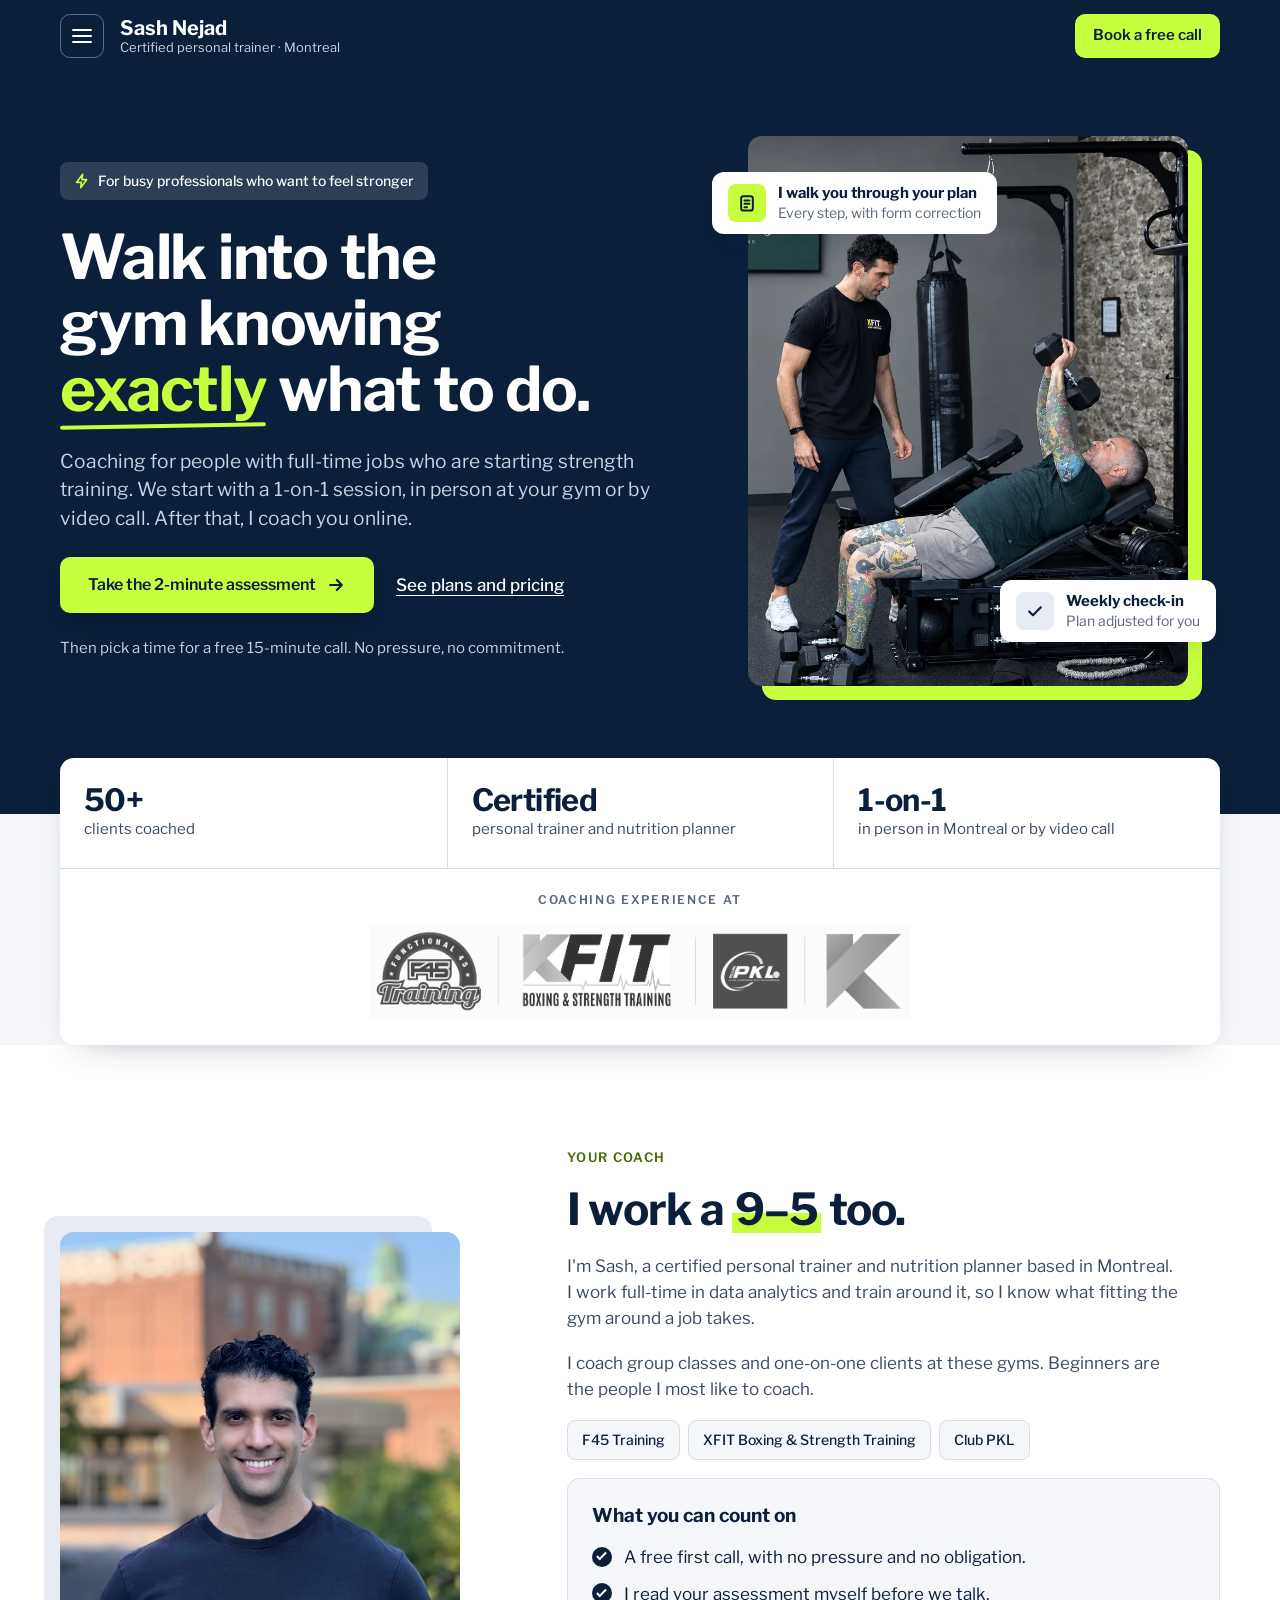
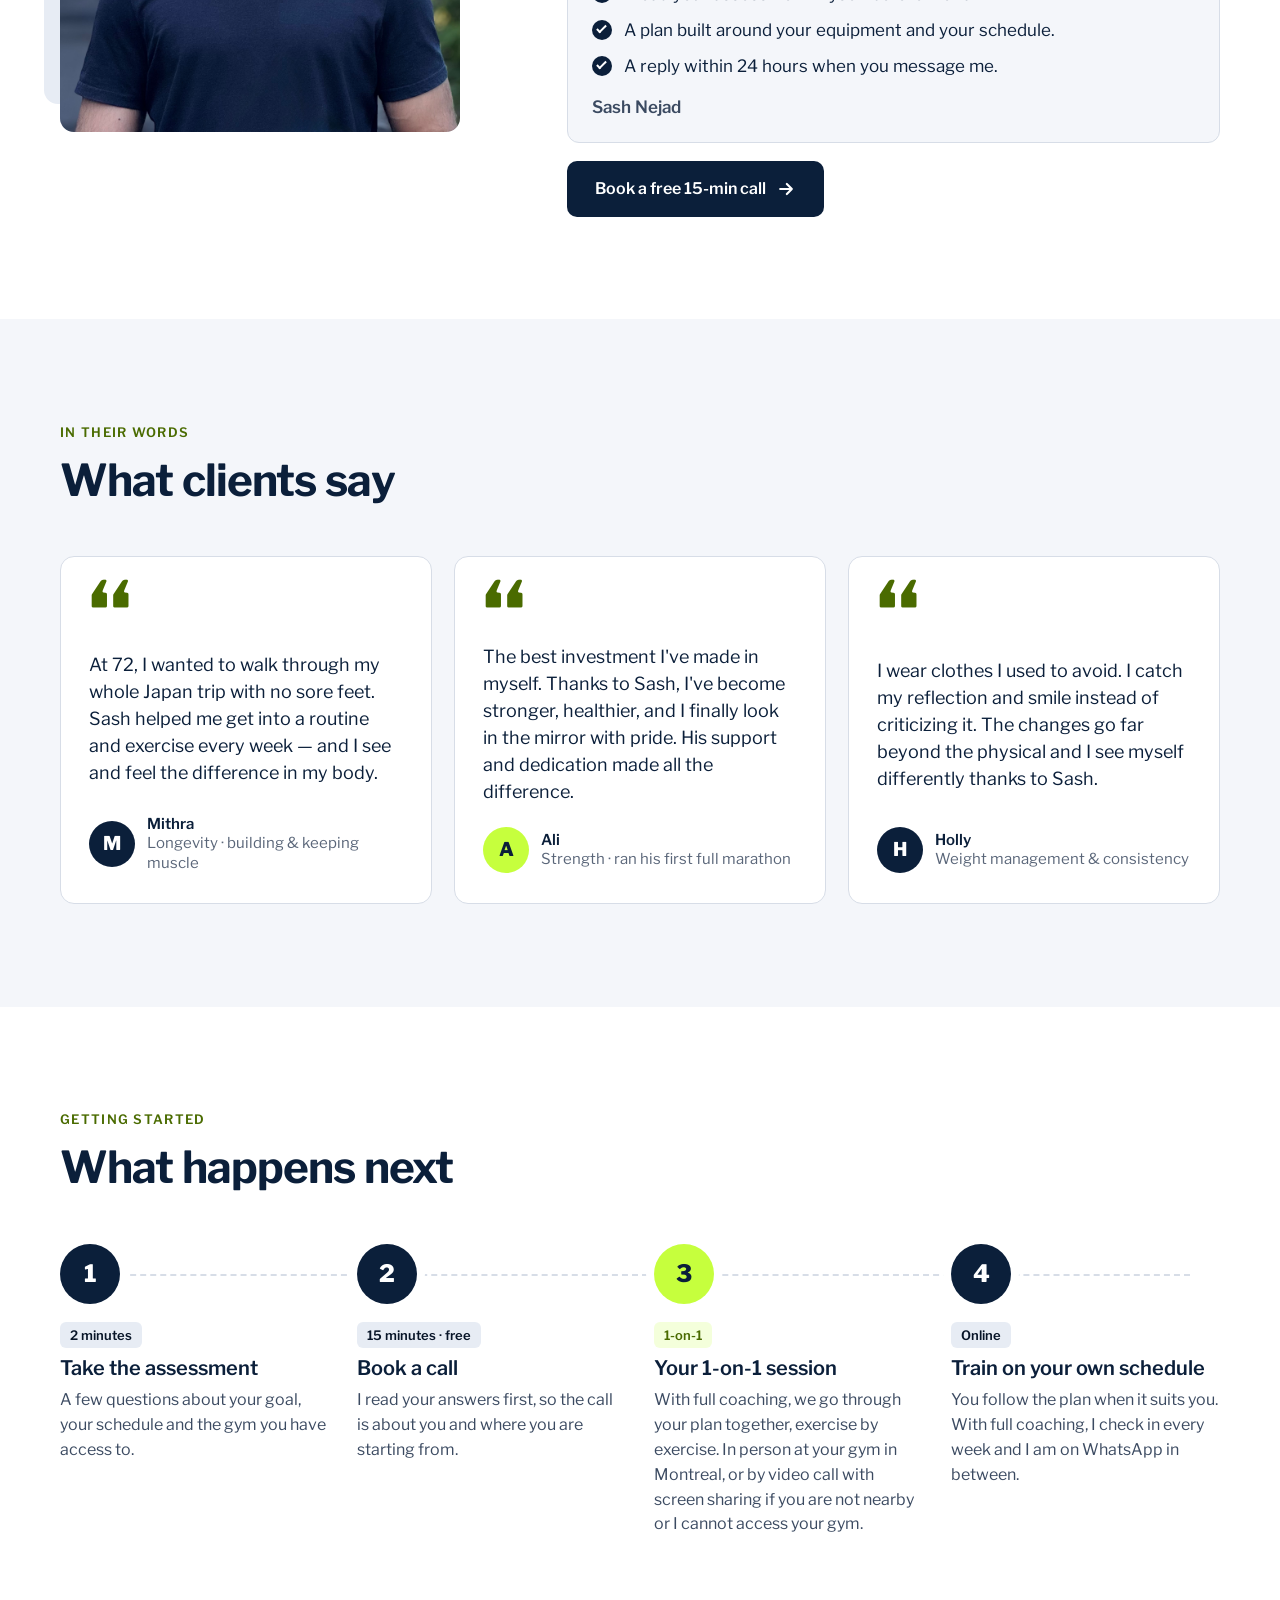
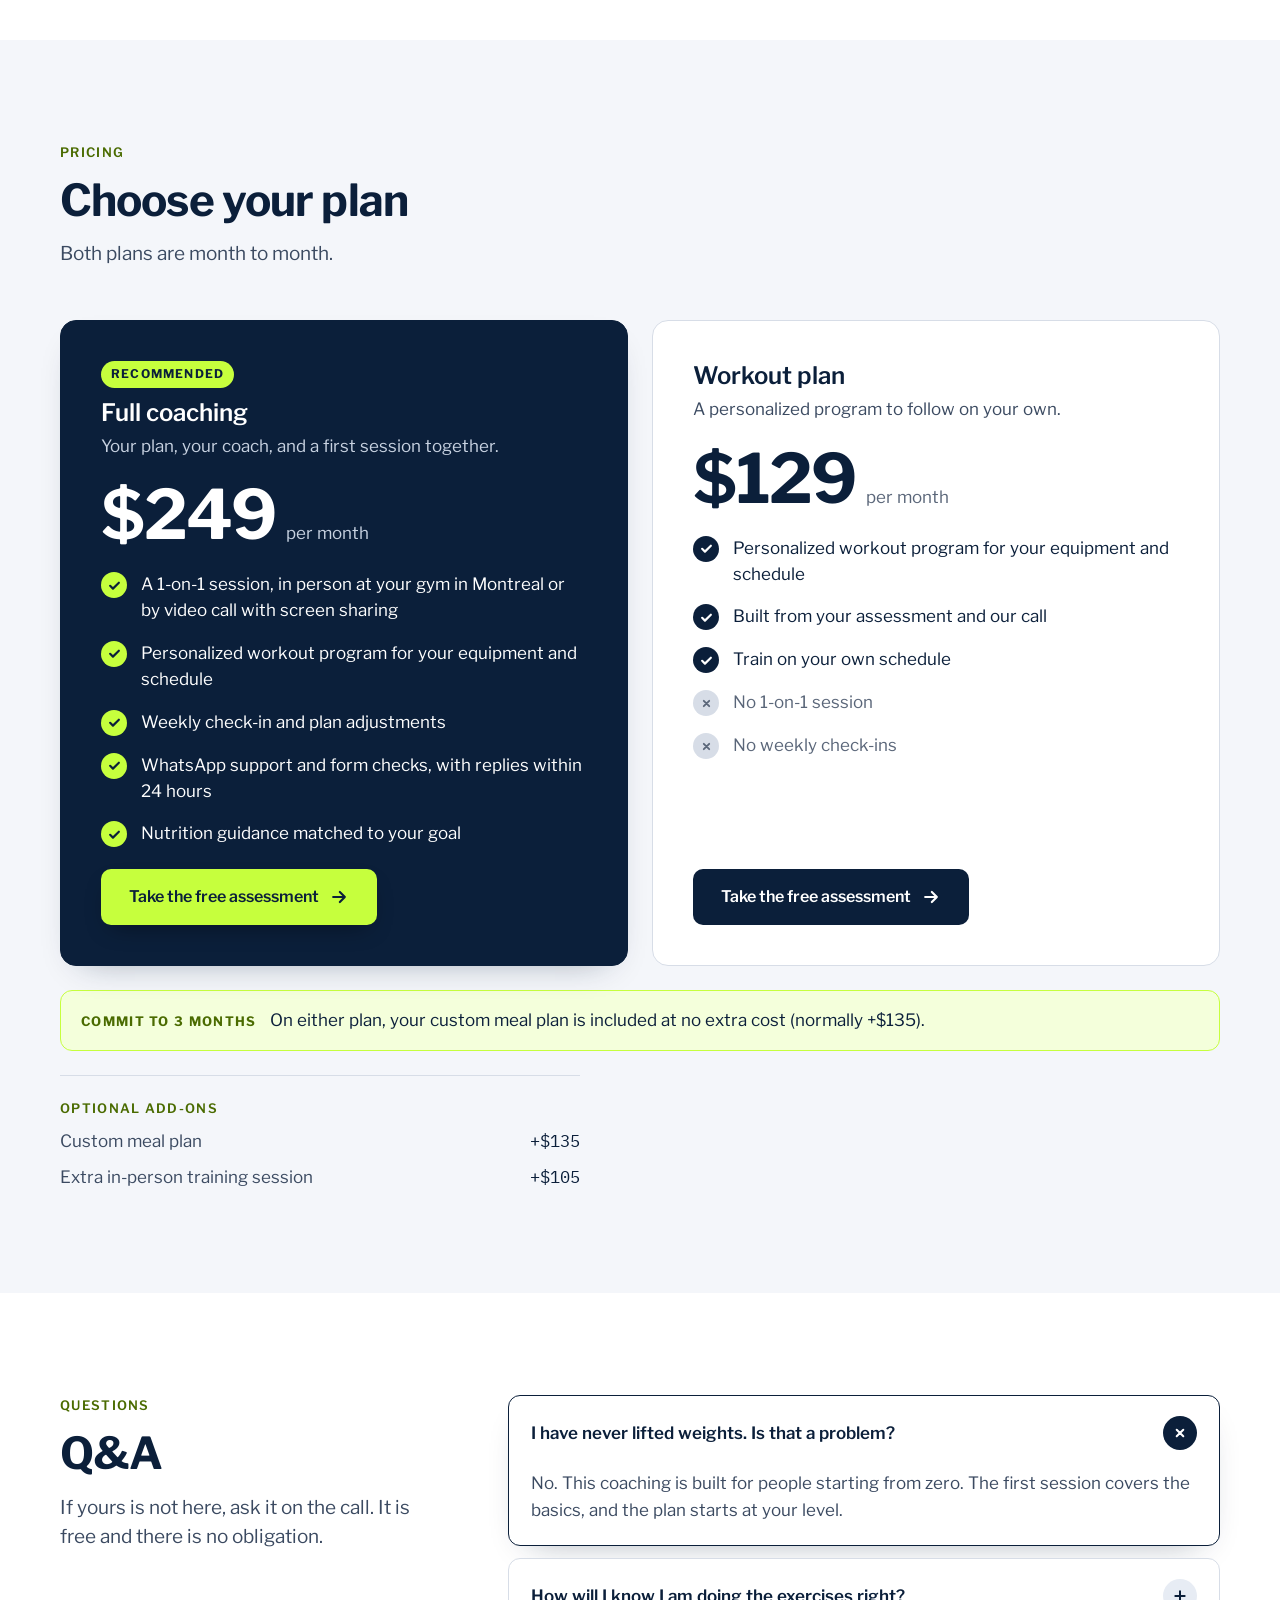
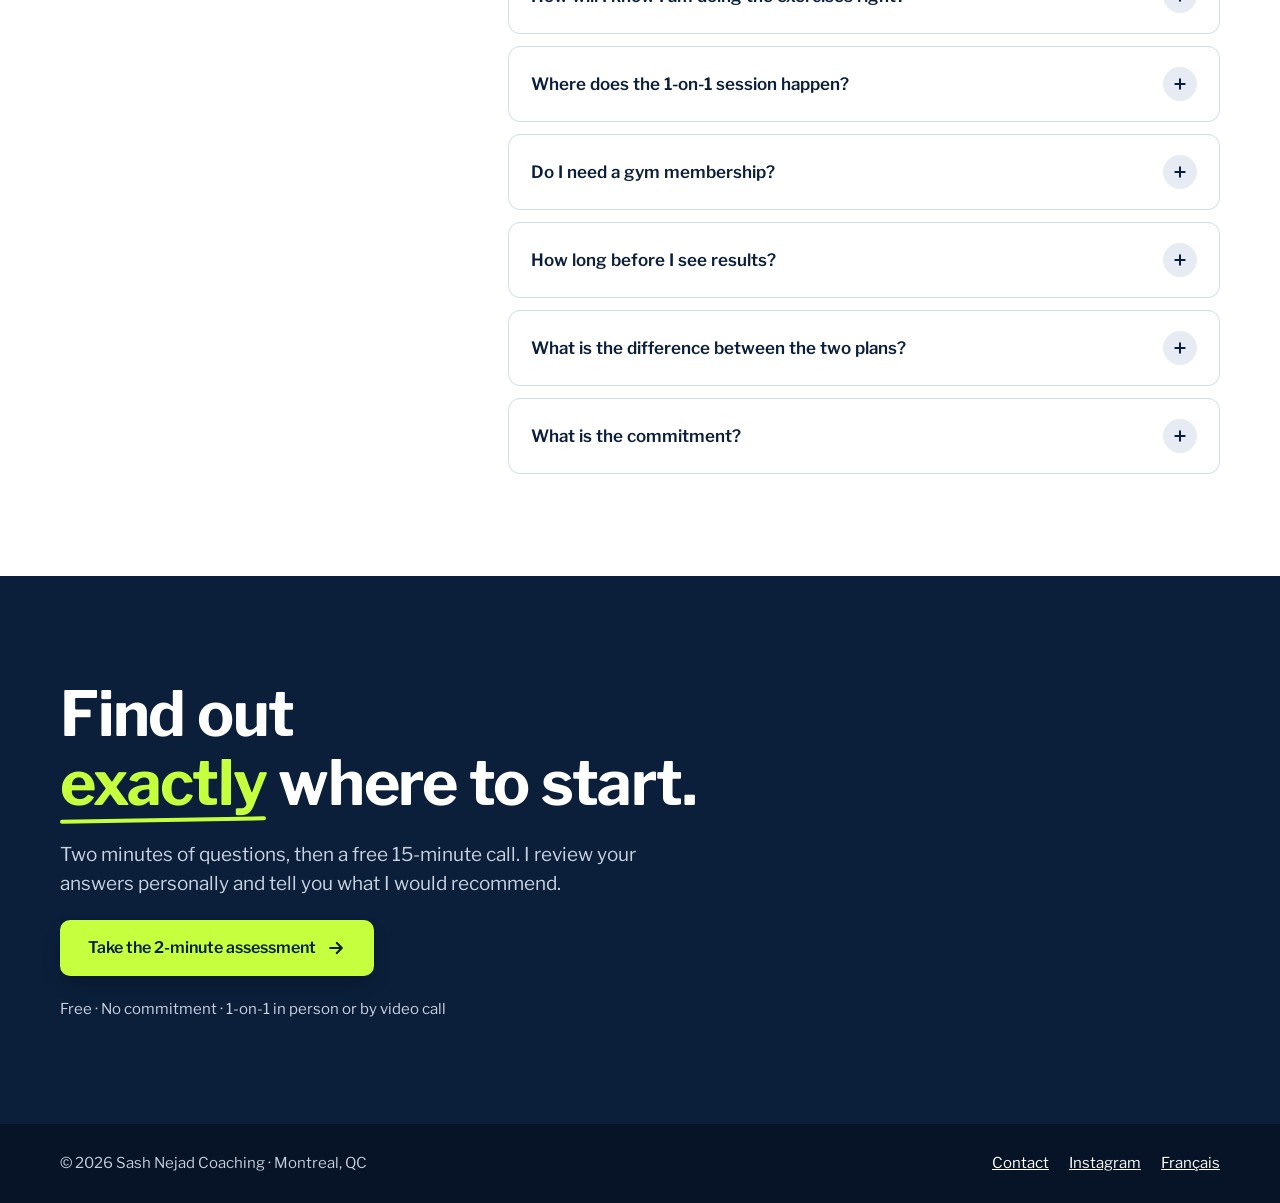
<file: index.html>
<!DOCTYPE html>
<html lang="en">
<head>
<meta charset="utf-8">
<meta name="viewport" content="width=device-width, initial-scale=1.0">
<meta name="theme-color" content="#0B1F3A">

<!-- Google tag (gtag.js) -->
<script async src="https://www.googletagmanager.com/gtag/js?id=G-15GEWQ8VV3"></script>
<script>
  window.dataLayer = window.dataLayer || [];
  function gtag(){dataLayer.push(arguments);}
  gtag('js', new Date());

  gtag('config', 'G-15GEWQ8VV3');
  gtag('config', 'AW-18391822714');
</script>

<title>Sash Nejad - Personal Trainer Online &amp; in Montreal</title>
<meta name="description" content="Online personal training for busy professionals in Montreal: a 1-on-1 session in person or by video call, a personalized plan and weekly check-ins. Book a free 15-minute call.">
<meta name="robots" content="index, follow, max-image-preview:large, max-snippet:-1">
<link rel="canonical" href="https://sashnejad.com/">
<link rel="alternate" hreflang="en" href="https://sashnejad.com/">
<link rel="alternate" hreflang="fr-CA" href="https://sashnejad.com/fr/">
<link rel="alternate" hreflang="x-default" href="https://sashnejad.com/">
<meta property="og:type" content="website">
<meta property="og:site_name" content="Sash Nejad Coaching">
<meta property="og:locale" content="en_CA">
<meta property="og:locale:alternate" content="fr_CA">
<meta property="og:title" content="Sash Nejad - Personal Trainer Online &amp; in Montreal">
<meta property="og:description" content="Online personal training for busy professionals in Montreal: a 1-on-1 session in person or by video call, a personalized plan and weekly check-ins. Book a free 15-minute call.">
<meta property="og:url" content="https://sashnejad.com/">
<meta property="og:image" content="https://sashnejad.com/Gym.webp">
<meta name="twitter:card" content="summary_large_image">

<link rel="icon" type="image/png" href="/favicon-96x96.png" sizes="96x96" />
<link rel="icon" type="image/svg+xml" href="/favicon.svg" />
<link rel="shortcut icon" href="/favicon.ico" />
<link rel="apple-touch-icon" sizes="180x180" href="/apple-touch-icon.png" />
<link rel="manifest" href="/site.webmanifest" />

<!-- Google Tag Manager -->
<script>(function(w,d,s,l,i){w[l]=w[l]||[];w[l].push({'gtm.start':
new Date().getTime(),event:'gtm.js'});var f=d.getElementsByTagName(s)[0],
j=d.createElement(s),dl=l!='dataLayer'?'&l='+l:'';j.async=true;j.src=
'https://www.googletagmanager.com/gtm.js?id='+i+dl;f.parentNode.insertBefore(j,f);
})(window,document,'script','dataLayer','GTM-TTW9QDB4');</script>
<!-- End Google Tag Manager -->

<!-- Meta Pixel Code -->
<script>
!function(f,b,e,v,n,t,s)
{if(f.fbq)return;n=f.fbq=function(){n.callMethod?
n.callMethod.apply(n,arguments):n.queue.push(arguments)};
if(!f._fbq)f._fbq=n;n.push=n;n.loaded=!0;n.version='2.0';
n.queue=[];t=b.createElement(e);t.async=!0;
t.src=v;s=b.getElementsByTagName(e)[0];
s.parentNode.insertBefore(t,s)}(window, document,'script',
'https://connect.facebook.net/en_US/fbevents.js');
fbq('init', '3907175546258255');
fbq('track', 'PageView');
</script>
<!-- End Meta Pixel Code -->

<link rel="preconnect" href="https://fonts.googleapis.com">
<link rel="preconnect" href="https://fonts.gstatic.com" crossorigin>
<link rel="stylesheet" href="https://fonts.googleapis.com/css2?family=Libre+Franklin:wght@400;500;600;700&display=swap">
<link rel="stylesheet" href="https://fonts.googleapis.com/css2?family=IBM+Plex+Mono:wght@500&display=swap">
<link rel="stylesheet" href="/assets/site.css">

<script type="application/ld+json">
{
 "@context": "https://schema.org",
 "@graph": [
  {
   "@type": "WebSite",
   "@id": "https://sashnejad.com/#website",
   "url": "https://sashnejad.com/",
   "name": "Sash Nejad Coaching",
   "inLanguage": "en-CA",
   "publisher": {
    "@id": "https://sashnejad.com/#business"
   }
  },
  {
   "@type": "WebPage",
   "@id": "https://sashnejad.com/#webpage",
   "url": "https://sashnejad.com/",
   "name": "Sash Nejad - Personal Trainer Online & in Montreal",
   "description": "Online personal training for busy professionals in Montreal: a 1-on-1 session in person or by video call, a personalized plan and weekly check-ins. Book a free 15-minute call.",
   "isPartOf": {
    "@id": "https://sashnejad.com/#website"
   },
   "about": {
    "@id": "https://sashnejad.com/#business"
   },
   "primaryImageOfPage": {
    "@type": "ImageObject",
    "url": "https://sashnejad.com/Gym.webp"
   },
   "inLanguage": "en-CA"
  },
  {
   "@type": "ProfessionalService",
   "@id": "https://sashnejad.com/#business",
   "name": "Sash Nejad Coaching",
   "url": "https://sashnejad.com/",
   "description": "Personal training for busy professionals: online coaching worldwide, with 1-on-1 sessions in person in Montreal or by video call.",
   "image": "https://sashnejad.com/Gym.webp",
   "logo": "https://sashnejad.com/favicon-96x96.png",
   "email": "Sash.Nejad@gmail.com",
   "founder": {
    "@id": "https://sashnejad.com/#sash"
   },
   "employee": {
    "@id": "https://sashnejad.com/#sash"
   },
   "address": {
    "@type": "PostalAddress",
    "addressLocality": "Montreal",
    "addressRegion": "QC",
    "addressCountry": "CA"
   },
   "areaServed": [
    {
     "@type": "City",
     "name": "Montreal"
    },
    {
     "@type": "Place",
     "name": "Online, worldwide"
    }
   ],
   "priceRange": "$129–$249 per month",
   "sameAs": [
    "https://www.instagram.com/sashnejad",
    "https://www.linkedin.com/in/sash-nejad/",
    "https://maps.google.com/?cid=7305544424755858509"
   ],
   "hasOfferCatalog": {
    "@type": "OfferCatalog",
    "name": "Coaching plans",
    "itemListElement": [
     {
      "@type": "Offer",
      "name": "Full coaching",
      "url": "https://sashnejad.com/#pricing",
      "price": 249,
      "priceCurrency": "CAD",
      "priceSpecification": {
       "@type": "UnitPriceSpecification",
       "price": 249,
       "priceCurrency": "CAD",
       "unitText": "MONTH"
      },
      "itemOffered": {
       "@type": "Service",
       "name": "Full coaching",
       "description": "A 1-on-1 session in person or by video call, a personalized workout program, weekly check-ins, WhatsApp support with form checks, and nutrition guidance.",
       "serviceType": "Personal training",
       "provider": {
        "@id": "https://sashnejad.com/#business"
       }
      }
     },
     {
      "@type": "Offer",
      "name": "Workout plan",
      "url": "https://sashnejad.com/#pricing",
      "price": 129,
      "priceCurrency": "CAD",
      "priceSpecification": {
       "@type": "UnitPriceSpecification",
       "price": 129,
       "priceCurrency": "CAD",
       "unitText": "MONTH"
      },
      "itemOffered": {
       "@type": "Service",
       "name": "Workout plan",
       "description": "A personalized workout program to follow on your own. No 1-on-1 session and no weekly check-ins.",
       "serviceType": "Personal training",
       "provider": {
        "@id": "https://sashnejad.com/#business"
       }
      }
     }
    ]
   }
  },
  {
   "@type": "Person",
   "@id": "https://sashnejad.com/#sash",
   "name": "Sash Nejad",
   "url": "https://sashnejad.com/",
   "jobTitle": "Certified personal trainer and nutrition planner",
   "image": "https://sashnejad.com/SNPhoto.jpeg",
   "worksFor": {
    "@id": "https://sashnejad.com/#business"
   },
   "address": {
    "@type": "PostalAddress",
    "addressLocality": "Montreal",
    "addressRegion": "QC",
    "addressCountry": "CA"
   },
   "knowsAbout": [
    "Strength training",
    "Resistance training for beginners",
    "Nutrition planning",
    "Online personal training"
   ],
   "sameAs": [
    "https://www.instagram.com/sashnejad",
    "https://www.linkedin.com/in/sash-nejad/"
   ]
  },
  {
   "@type": "FAQPage",
   "@id": "https://sashnejad.com/#faq",
   "mainEntity": [
    {
     "@type": "Question",
     "name": "I have never lifted weights. Is that a problem?",
     "acceptedAnswer": {
      "@type": "Answer",
      "text": "No. This coaching is built for people starting from zero. The first session covers the basics, and the plan starts at your level."
     }
    },
    {
     "@type": "Question",
     "name": "How will I know I am doing the exercises right?",
     "acceptedAnswer": {
      "@type": "Answer",
      "text": "We go through every exercise together in the first session. After that, send me a short video of any lift on WhatsApp and I will tell you what to adjust."
     }
    },
    {
     "@type": "Question",
     "name": "Where does the 1-on-1 session happen?",
     "acceptedAnswer": {
      "@type": "Answer",
      "text": "In person at your gym in Griffintown and central Montreal, such as your condo building's gym or the one you belong to. If you are not nearby, or I cannot get access to your gym, we do it by video call with screen sharing, so I can still walk you through every exercise and check your form."
     }
    },
    {
     "@type": "Question",
     "name": "Do I need a gym membership?",
     "acceptedAnswer": {
      "@type": "Answer",
      "text": "No. Your program is built around what you have: a condo gym, a set of dumbbells at home, or just your bodyweight."
     }
    },
    {
     "@type": "Question",
     "name": "How long before I see results?",
     "acceptedAnswer": {
      "@type": "Answer",
      "text": "It depends on where you start. Many clients notice more energy and confidence in the first weeks. Physical change builds over the following months of consistent training."
     }
    },
    {
     "@type": "Question",
     "name": "What is the difference between the two plans?",
     "acceptedAnswer": {
      "@type": "Answer",
      "text": "Both give you a personalized workout program. Full coaching adds a 1-on-1 session, in person or by video call, and a weekly check-in, so I adjust the plan with you as you go. The workout plan is the program on its own, to follow by yourself."
     }
    },
    {
     "@type": "Question",
     "name": "What is the commitment?",
     "acceptedAnswer": {
      "@type": "Answer",
      "text": "The call is free, with no obligation. Both plans are month to month. If you commit to 3 months on either plan, your custom meal plan is included at no extra cost, and 3 months is a realistic time to learn the movements and build the habit."
     }
    }
   ]
  }
 ]
}
</script>
</head>
<body>
<!-- Google Tag Manager (noscript) -->
<noscript><iframe src="https://www.googletagmanager.com/ns.html?id=GTM-TTW9QDB4" height="0" width="0" style="display:none;visibility:hidden"></iframe></noscript>
<!-- End Google Tag Manager (noscript) -->
<noscript><img height="1" width="1" style="display:none" alt="" src="https://www.facebook.com/tr?id=3907175546258255&ev=PageView&noscript=1"></noscript>

<a class="skip" href="#main">Skip to content</a>

<header class="top">
  <div class="wrap">
    <button class="menu-btn" type="button" aria-expanded="false" aria-controls="site-menu" aria-label="Open menu">
      <span class="menu-btn__bars" aria-hidden="true"><span></span><span></span><span></span></span>
    </button>
    <a class="brand" href="/"><b>Sash Nejad</b><span>Certified personal trainer<span class="brand__city"> · Montreal</span></span></a>
    <a class="btn btn--accent top__cta" href="/assessment/" data-cta="header">Book a free call</a>
  </div>
  <nav class="menu" id="site-menu" aria-label="Main" hidden>
    <ul>
      <li><a href="/calculators/">Calculators</a></li>
      <li><a href="/blog/">Blog</a></li>
      <li><a href="/contact/">Contact</a></li>
      <li><a class="menu__lang lang-switch" href="/fr/" hreflang="fr-CA" lang="fr-CA">Français</a></li>
    </ul>
  </nav>
</header>

<main id="main">

  <section class="hero">
    <div class="rings" aria-hidden="true"></div>
    <div class="wrap">
      <div class="hero__copy">
        <span class="pill"><svg aria-hidden="true" width="16" height="16" viewBox="0 0 24 24" fill="none" stroke="currentColor" stroke-width="2.4" stroke-linecap="round" stroke-linejoin="round"><path d="M13 2L4 14h7l-1 8 9-12h-7l1-8z"/></svg>For busy professionals who want to feel stronger</span>
        <h1>Walk into the gym knowing <span class="mark">exactly</span> what to do.</h1>
        <p class="hero__lead">Coaching for people with full-time jobs who are starting strength training. We start with a 1-on-1 session, in person at your gym or by video call. After that, I coach you online.</p>
        <div class="hero__cta" id="hero-cta">
          <a class="btn btn--accent" href="/assessment/" data-cta="hero">Take the 2-minute assessment <svg aria-hidden="true" width="20" height="20" viewBox="0 0 24 24" fill="none" stroke="currentColor" stroke-width="2.6" stroke-linecap="round" stroke-linejoin="round"><path d="M5 12h14M13 6l6 6-6 6"/></svg></a>
          <a class="hero__more" href="#pricing">See plans and pricing</a>
        </div>
        <span class="hero__note">Then pick a time for a free 15-minute call. No pressure, no commitment.</span>
      </div>

      <div class="shot">
        <img src="/Gym.webp" alt="Sash Nejad coaching a client through a dumbbell press at his Montreal training space" width="833" height="1065">
        <div class="float float--a">
          <i><svg aria-hidden="true" width="20" height="20" viewBox="0 0 24 24" fill="none" stroke="currentColor" stroke-width="2.4" stroke-linecap="round" stroke-linejoin="round"><rect x="5" y="4" width="14" height="17" rx="2.5"/><path d="M9 9h6M9 13h6M9 17h3"/></svg></i>
          <div><b>I walk you through your plan</b><span>Every step, with form correction</span></div>
        </div>
        <div class="float float--b">
          <i><svg aria-hidden="true" width="20" height="20" viewBox="0 0 24 24" fill="none" stroke="currentColor" stroke-width="2.6" stroke-linecap="round" stroke-linejoin="round"><path d="M5 12.5l4.5 4.5L19 7.5"/></svg></i>
          <div><b>Weekly check-in</b><span>Plan adjusted for you</span></div>
        </div>
      </div>
    </div>
  </section>

  <div class="stats">
    <div class="stats__card">
      <ul aria-label="Credentials">
        <li><b>50+</b><span>clients coached</span></li>
        <!-- TODO: name the body that certified you. A named credential is more convincing than the word "certified". -->
        <li><b>Certified</b><span>personal trainer and nutrition planner</span></li>
        <li><b>1-on-1</b><span>in person in Montreal or by video call</span></li>
      </ul>
      <div class="creds">
        <p class="creds__label">Coaching experience at</p>
        <img src="/Affl.png" alt="Gyms and studios where Sash has coached: F45 Training, XFIT Boxing &amp; Strength Training, Club PKL" loading="lazy">
      </div>
    </div>
  </div>

  <section class="sec sec--white" id="coach">
    <div class="wrap coach">
      <div class="coach__photo">
        <img src="/SNPhoto.jpeg" alt="Sash Nejad, certified personal trainer" loading="lazy">
      </div>
      <div class="coach__copy">
        <span class="eyebrow">Your coach</span>
        <h2>I work a <span class="hl">9–5</span> too.</h2>
        <p>I'm Sash, a certified personal trainer and nutrition planner based in Montreal. I work full-time in data analytics and train around it, so I know what fitting the gym around a job takes.</p>
        <p>I coach group classes and one-on-one clients at these gyms. Beginners are the people I most like to coach.</p>
        <ul class="chips" aria-label="Coaching experience at">
          <li>F45 Training</li>
          <li>XFIT Boxing &amp; Strength Training</li>
          <li>Club PKL</li>
        </ul>
        <div class="promise">
          <p class="promise__title">What you can count on</p>
          <ul>
            <li>A free first call, with no pressure and no obligation.</li>
            <li>I read your assessment myself before we talk.</li>
            <li>A plan built around your equipment and your schedule.</li>
            <li>A reply within 24 hours when you message me.</li>
          </ul>
          <p class="sign">Sash Nejad</p>
        </div>
        <a class="btn btn--primary" href="/assessment/" data-cta="coach">Book a free 15-min call <svg aria-hidden="true" width="20" height="20" viewBox="0 0 24 24" fill="none" stroke="currentColor" stroke-width="2.6" stroke-linecap="round" stroke-linejoin="round"><path d="M5 12h14M13 6l6 6-6 6"/></svg></a>
      </div>
    </div>
  </section>

  <section class="sec" id="results">
    <div class="wrap">
      <div class="head">
        <span class="eyebrow">In their words</span>
        <h2>What clients say</h2>
      </div>
      <!-- TODO: when you have one, swap in a testimonial from a client who started as a beginner while working full-time (name, job and photo, with permission). -->
      <!-- TODO: once you have Google reviews, add your rating and a link to them here. -->
      <div class="quotes">
        <figure class="quote">
          <blockquote>At 72, I wanted to walk through my whole Japan trip with no sore feet. Sash helped me get into a routine and exercise every week — and I see and feel the difference in my body.</blockquote>
          <figcaption><i aria-hidden="true">M</i><div><b>Mithra</b><span>Longevity · building &amp; keeping muscle</span></div></figcaption>
        </figure>
        <figure class="quote">
          <blockquote>The best investment I've made in myself. Thanks to Sash, I've become stronger, healthier, and I finally look in the mirror with pride. His support and dedication made all the difference.</blockquote>
          <figcaption><i aria-hidden="true">A</i><div><b>Ali</b><span>Strength · ran his first full marathon</span></div></figcaption>
        </figure>
        <figure class="quote">
          <blockquote>I wear clothes I used to avoid. I catch my reflection and smile instead of criticizing it. The changes go far beyond the physical and I see myself differently thanks to Sash.</blockquote>
          <figcaption><i aria-hidden="true">H</i><div><b>Holly</b><span>Weight management &amp; consistency</span></div></figcaption>
        </figure>
      </div>
    </div>
  </section>

  <!-- ==================== BEFORE & AFTER (DISABLED) ====================
    ADS COMPLIANCE: kept switched off, as on the previous page. Before/after images are restricted
    by personal-health ad policies when they appear on an ad destination page.
    Keep this off on any page that receives paid traffic.

  <section class="sec" id="beforeafter">
    <div class="wrap">
      <figure><img src="BeforeAfterHolly.png" alt="Client transformation"><figcaption>Holly</figcaption></figure>
      <figure><img src="BeforeAfterAliReza.png" alt="Client transformation"><figcaption>AliReza</figcaption></figure>
    </div>
  </section>
  ==================== END BEFORE & AFTER (DISABLED) ==================== -->

  <section class="sec sec--white" id="start">
    <div class="wrap">
      <div class="head">
        <span class="eyebrow">Getting started</span>
        <h2>What happens next</h2>
      </div>
      <ol class="steps">
        <li class="step">
          <span class="step__tag">2 minutes</span>
          <h3>Take the assessment</h3>
          <p>A few questions about your goal, your schedule and the gym you have access to.</p>
        </li>
        <li class="step">
          <span class="step__tag">15 minutes · free</span>
          <h3>Book a call</h3>
          <p>I read your answers first, so the call is about you and where you are starting from.</p>
        </li>
        <li class="step step--inperson">
          <span class="step__tag">1-on-1</span>
          <h3>Your 1-on-1 session</h3>
          <p>With full coaching, we go through your plan together, exercise by exercise. In person at your gym in Montreal, or by video call with screen sharing if you are not nearby or I cannot access your gym.</p>
        </li>
        <li class="step">
          <span class="step__tag">Online</span>
          <h3>Train on your own schedule</h3>
          <p>You follow the plan when it suits you. With full coaching, I check in every week and I am on WhatsApp in between.</p>
        </li>
      </ol>
    </div>
  </section>


  <section class="sec" id="pricing">
    <div class="wrap">
      <div class="head">
        <span class="eyebrow">Pricing</span>
        <h2>Choose your plan</h2>
        <p>Both plans are month to month.</p>
      </div>
      <!-- TODO: state the currency (for example "$249 CAD" and "$129 CAD"). -->
      <div class="plans">
        <div class="tier tier--full">
          <div class="tier__top">
            <span class="tier__badge">Recommended</span>
            <h3>Full coaching</h3>
            <p class="tier__sub">Your plan, your coach, and a first session together.</p>
          </div>
          <p class="tier__price"><b>$249</b><span>per month</span></p>
          <ul class="includes">
            <li><i><svg aria-hidden="true" width="15" height="15" viewBox="0 0 24 24" fill="none" stroke="currentColor" stroke-width="3.4" stroke-linecap="round" stroke-linejoin="round"><path d="M5 12.5l4.5 4.5L19 7.5"/></svg></i><span>A 1-on-1 session, in person at your gym in Montreal or by video call with screen sharing</span></li>
            <li><i><svg aria-hidden="true" width="15" height="15" viewBox="0 0 24 24" fill="none" stroke="currentColor" stroke-width="3.4" stroke-linecap="round" stroke-linejoin="round"><path d="M5 12.5l4.5 4.5L19 7.5"/></svg></i><span>Personalized workout program for your equipment and schedule</span></li>
            <li><i><svg aria-hidden="true" width="15" height="15" viewBox="0 0 24 24" fill="none" stroke="currentColor" stroke-width="3.4" stroke-linecap="round" stroke-linejoin="round"><path d="M5 12.5l4.5 4.5L19 7.5"/></svg></i><span>Weekly check-in and plan adjustments</span></li>
            <li><i><svg aria-hidden="true" width="15" height="15" viewBox="0 0 24 24" fill="none" stroke="currentColor" stroke-width="3.4" stroke-linecap="round" stroke-linejoin="round"><path d="M5 12.5l4.5 4.5L19 7.5"/></svg></i><span>WhatsApp support and form checks, with replies within 24 hours</span></li>
            <li><i><svg aria-hidden="true" width="15" height="15" viewBox="0 0 24 24" fill="none" stroke="currentColor" stroke-width="3.4" stroke-linecap="round" stroke-linejoin="round"><path d="M5 12.5l4.5 4.5L19 7.5"/></svg></i><span>Nutrition guidance matched to your goal</span></li>
          </ul>
          <a class="btn btn--accent" href="/assessment/" data-cta="pricing-full">Take the free assessment <svg aria-hidden="true" width="20" height="20" viewBox="0 0 24 24" fill="none" stroke="currentColor" stroke-width="2.6" stroke-linecap="round" stroke-linejoin="round"><path d="M5 12h14M13 6l6 6-6 6"/></svg></a>
        </div>
        <div class="tier">
          <div class="tier__top">
            <h3>Workout plan</h3>
            <p class="tier__sub">A personalized program to follow on your own.</p>
          </div>
          <p class="tier__price"><b>$129</b><span>per month</span></p>
          <ul class="includes">
            <li><i><svg aria-hidden="true" width="15" height="15" viewBox="0 0 24 24" fill="none" stroke="currentColor" stroke-width="3.4" stroke-linecap="round" stroke-linejoin="round"><path d="M5 12.5l4.5 4.5L19 7.5"/></svg></i><span>Personalized workout program for your equipment and schedule</span></li>
            <li><i><svg aria-hidden="true" width="15" height="15" viewBox="0 0 24 24" fill="none" stroke="currentColor" stroke-width="3.4" stroke-linecap="round" stroke-linejoin="round"><path d="M5 12.5l4.5 4.5L19 7.5"/></svg></i><span>Built from your assessment and our call</span></li>
            <li><i><svg aria-hidden="true" width="15" height="15" viewBox="0 0 24 24" fill="none" stroke="currentColor" stroke-width="3.4" stroke-linecap="round" stroke-linejoin="round"><path d="M5 12.5l4.5 4.5L19 7.5"/></svg></i><span>Train on your own schedule</span></li>
            <li class="is-no"><i><svg aria-hidden="true" width="13" height="13" viewBox="0 0 24 24" fill="none" stroke="currentColor" stroke-width="3.4" stroke-linecap="round"><path d="M7 7l10 10M17 7L7 17"/></svg></i><span>No 1-on-1 session</span></li>
            <li class="is-no"><i><svg aria-hidden="true" width="13" height="13" viewBox="0 0 24 24" fill="none" stroke="currentColor" stroke-width="3.4" stroke-linecap="round"><path d="M7 7l10 10M17 7L7 17"/></svg></i><span>No weekly check-ins</span></li>
          </ul>
          <a class="btn btn--primary" href="/assessment/" data-cta="pricing-workout">Take the free assessment <svg aria-hidden="true" width="20" height="20" viewBox="0 0 24 24" fill="none" stroke="currentColor" stroke-width="2.6" stroke-linecap="round" stroke-linejoin="round"><path d="M5 12h14M13 6l6 6-6 6"/></svg></a>
        </div>
      </div>

      <!-- 3-MONTH BONUS: delete this block to remove the offer. -->
      <p class="bonus"><b>Commit to 3 months</b><span>On either plan, your custom meal plan is included at no extra cost (normally +$135).</span></p>
      <!-- END 3-MONTH BONUS -->

      <div class="addons addons--plans">
        <span class="eyebrow">Optional add-ons</span>
        <div><span>Custom meal plan</span><span>+$135</span></div>
        <div><span>Extra in-person training session</span><span>+$105</span></div>
      </div>
    </div>
  </section>

  <section class="sec sec--white" id="faq">
    <div class="wrap faq">
      <div class="head">
        <span class="eyebrow">Questions</span>
        <h2>Q&amp;A</h2>
        <p>If yours is not here, ask it on the call. It is free and there is no obligation.</p>
      </div>
      <div class="faq__list">
        <details open>
          <summary>I have never lifted weights. Is that a problem? <i><svg aria-hidden="true" width="16" height="16" viewBox="0 0 24 24" fill="none" stroke="currentColor" stroke-width="3" stroke-linecap="round"><path d="M12 5v14M5 12h14"/></svg></i></summary>
          <p>No. This coaching is built for people starting from zero. The first session covers the basics, and the plan starts at your level.</p>
        </details>
        <details>
          <summary>How will I know I am doing the exercises right? <i><svg aria-hidden="true" width="16" height="16" viewBox="0 0 24 24" fill="none" stroke="currentColor" stroke-width="3" stroke-linecap="round"><path d="M12 5v14M5 12h14"/></svg></i></summary>
          <p>We go through every exercise together in the first session. After that, send me a short video of any lift on WhatsApp and I will tell you what to adjust.</p>
        </details>
        <!-- TODO: confirm the areas where you do the in-person session. -->
        <details>
          <summary>Where does the 1-on-1 session happen? <i><svg aria-hidden="true" width="16" height="16" viewBox="0 0 24 24" fill="none" stroke="currentColor" stroke-width="3" stroke-linecap="round"><path d="M12 5v14M5 12h14"/></svg></i></summary>
          <p>In person at your gym in Griffintown and central Montreal, such as your condo building's gym or the one you belong to. If you are not nearby, or I cannot get access to your gym, we do it by video call with screen sharing, so I can still walk you through every exercise and check your form.</p>
        </details>
        <details>
          <summary>Do I need a gym membership? <i><svg aria-hidden="true" width="16" height="16" viewBox="0 0 24 24" fill="none" stroke="currentColor" stroke-width="3" stroke-linecap="round"><path d="M12 5v14M5 12h14"/></svg></i></summary>
          <p>No. Your program is built around what you have: a condo gym, a set of dumbbells at home, or just your bodyweight.</p>
        </details>
        <details>
          <summary>How long before I see results? <i><svg aria-hidden="true" width="16" height="16" viewBox="0 0 24 24" fill="none" stroke="currentColor" stroke-width="3" stroke-linecap="round"><path d="M12 5v14M5 12h14"/></svg></i></summary>
          <p>It depends on where you start. Many clients notice more energy and confidence in the first weeks. Physical change builds over the following months of consistent training.</p>
        </details>
        <details>
          <summary>What is the difference between the two plans? <i><svg aria-hidden="true" width="16" height="16" viewBox="0 0 24 24" fill="none" stroke="currentColor" stroke-width="3" stroke-linecap="round"><path d="M12 5v14M5 12h14"/></svg></i></summary>
          <p>Both give you a personalized workout program. Full coaching adds a 1-on-1 session, in person or by video call, and a weekly check-in, so I adjust the plan with you as you go. The workout plan is the program on its own, to follow by yourself.</p>
        </details>
        <details>
          <summary>What is the commitment? <i><svg aria-hidden="true" width="16" height="16" viewBox="0 0 24 24" fill="none" stroke="currentColor" stroke-width="3" stroke-linecap="round"><path d="M12 5v14M5 12h14"/></svg></i></summary>
          <p>The call is free, with no obligation. Both plans are month to month. If you commit to 3 months on either plan, your custom meal plan is included at no extra cost, and 3 months is a realistic time to learn the movements and build the habit.</p>
        </details>
      </div>
    </div>
  </section>

  <section class="sec sec--primary">
    <div class="rings rings--low" aria-hidden="true"></div>
    <div class="wrap">
      <div class="final">
        <h2>Find out <span class="mark">exactly</span> where to start.</h2>
        <p>Two minutes of questions, then a free 15-minute call. I review your answers personally and tell you what I would recommend.</p>
        <a class="btn btn--accent" href="/assessment/" data-cta="final">Take the 2-minute assessment <svg aria-hidden="true" width="20" height="20" viewBox="0 0 24 24" fill="none" stroke="currentColor" stroke-width="2.6" stroke-linecap="round" stroke-linejoin="round"><path d="M5 12h14M13 6l6 6-6 6"/></svg></a>
        <small>Free · No commitment · 1-on-1 in person or by video call</small>
      </div>
    </div>
  </section>

</main>

<footer class="foot">
  <div class="wrap">
    <span>© 2026 Sash Nejad Coaching · Montreal, QC</span>
    <nav aria-label="Footer">
      <a href="/contact/">Contact</a>
      <a href="https://www.instagram.com/sashnejad">Instagram</a>
      <a class="foot__lang lang-switch" href="/fr/" hreflang="fr-CA" lang="fr-CA">Français</a>
    </nav>
  </div>
</footer>
<script>
(function () {
  // Menu button: opens and closes the page menu under the header.
  var btn = document.querySelector('.menu-btn');
  var menu = document.getElementById('site-menu');
  if (!btn || !menu) return;
  function set(open) {
    btn.setAttribute('aria-expanded', String(open));
    btn.setAttribute('aria-label', open ? 'Close menu' : 'Open menu');
    menu.hidden = !open;
  }
  btn.addEventListener('click', function () { set(menu.hidden); });
  menu.addEventListener('click', function (e) { if (e.target.closest('a')) set(false); });
  document.addEventListener('keydown', function (e) {
    if (e.key === 'Escape' && !menu.hidden) { set(false); btn.focus(); }
  });
  document.addEventListener('click', function (e) {
    if (!menu.hidden && !e.target.closest('.top')) set(false);
  });
})();
</script>

</body>
</html>
</file>
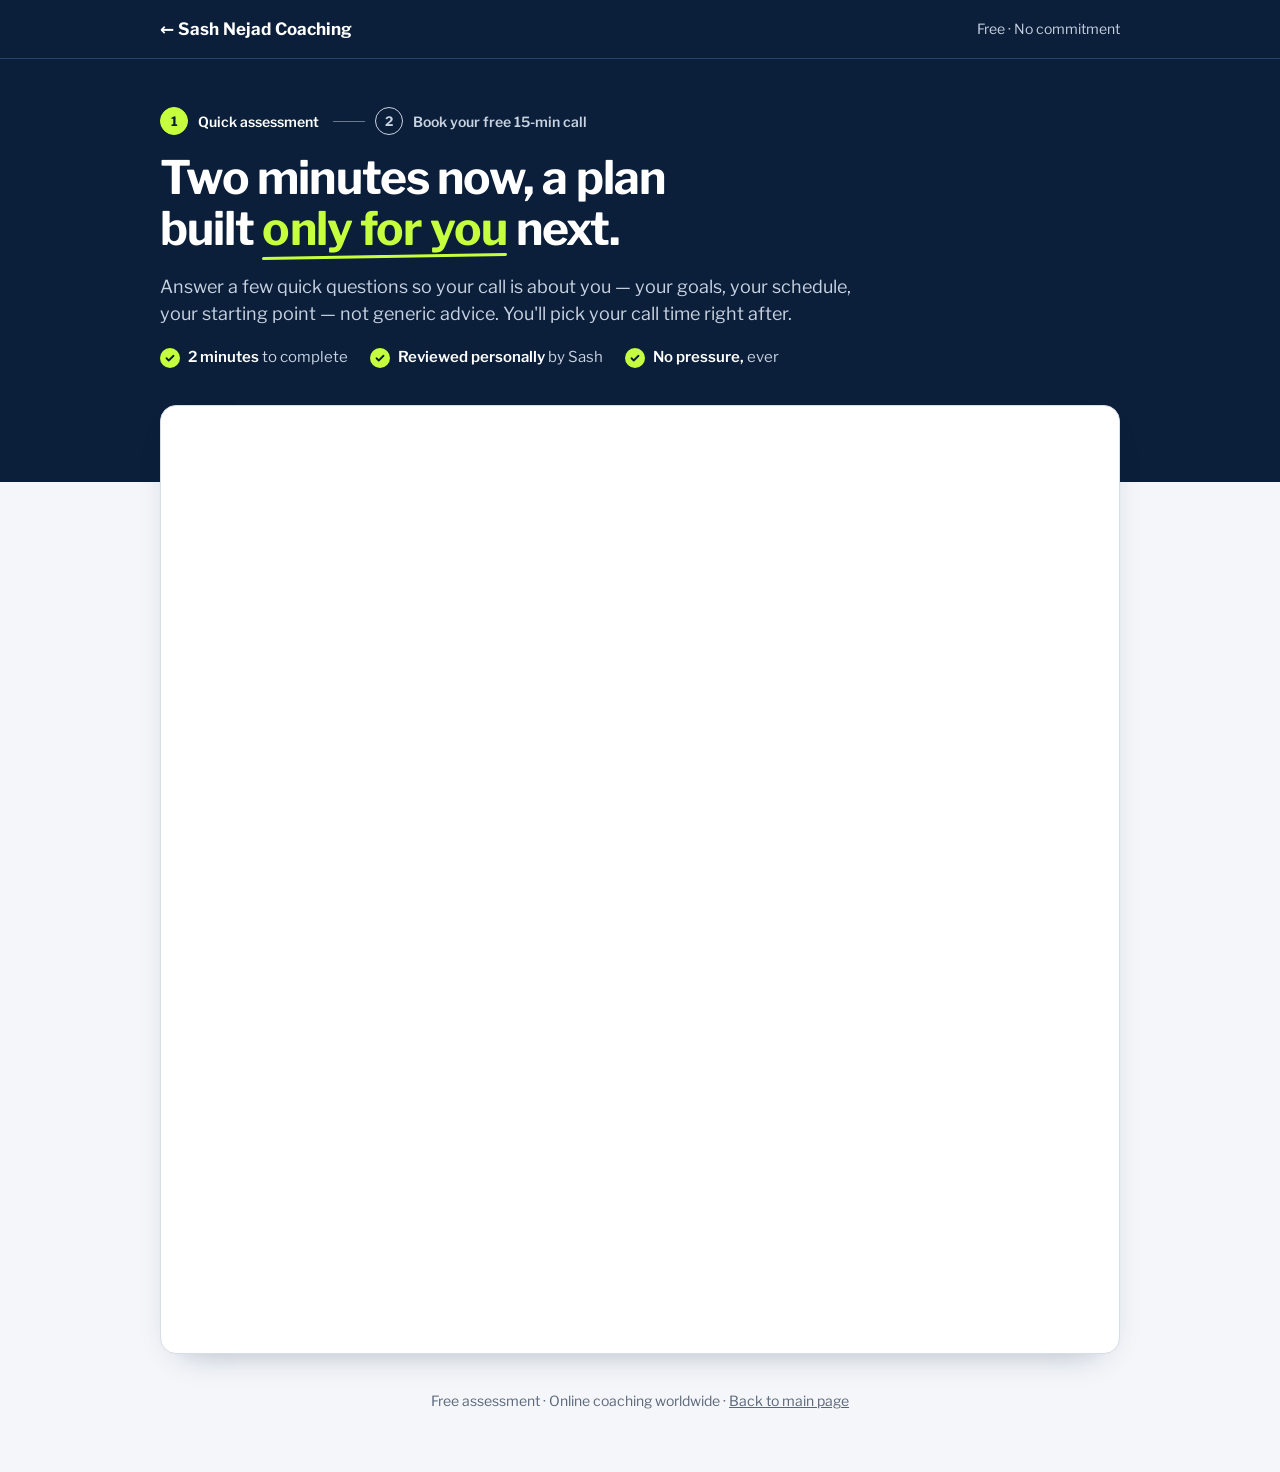
<file: assessment/index.html>
<!DOCTYPE html>
<html lang="en">
<head>
<meta charset="utf-8">
<meta name="viewport" content="width=device-width, initial-scale=1.0">
<meta name="theme-color" content="#0B1F3A">

<!-- Google tag (gtag.js) -->
<script async src="https://www.googletagmanager.com/gtag/js?id=G-15GEWQ8VV3"></script>
<script>
  window.dataLayer = window.dataLayer || [];
  function gtag(){dataLayer.push(arguments);}
  gtag('js', new Date());

  gtag('config', 'G-15GEWQ8VV3');
  gtag('config', 'AW-18391822714');
</script>

<title>Free Fitness Assessment — Sash Nejad Coaching</title>
<meta name="description" content="Take the 2-minute assessment, then book your free 15-minute call with Sash.">
<meta name="robots" content="noindex">

<link rel="icon" type="image/png" href="/favicon-96x96.png" sizes="96x96" />
<link rel="icon" type="image/svg+xml" href="/favicon.svg" />
<link rel="shortcut icon" href="/favicon.ico" />
<link rel="apple-touch-icon" sizes="180x180" href="/apple-touch-icon.png" />
<link rel="manifest" href="/site.webmanifest" />

<!-- Google Tag Manager -->
<script>(function(w,d,s,l,i){w[l]=w[l]||[];w[l].push({'gtm.start':
new Date().getTime(),event:'gtm.js'});var f=d.getElementsByTagName(s)[0],
j=d.createElement(s),dl=l!='dataLayer'?'&l='+l:'';j.async=true;j.src=
'https://www.googletagmanager.com/gtm.js?id='+i+dl;f.parentNode.insertBefore(j,f);
})(window,document,'script','dataLayer','GTM-TTW9QDB4');</script>
<!-- End Google Tag Manager -->

<!-- Meta Pixel Code -->
<script>
!function(f,b,e,v,n,t,s)
{if(f.fbq)return;n=f.fbq=function(){n.callMethod?
n.callMethod.apply(n,arguments):n.queue.push(arguments)};
if(!f._fbq)f._fbq=n;n.push=n;n.loaded=!0;n.version='2.0';
n.queue=[];t=b.createElement(e);t.async=!0;
t.src=v;s=b.getElementsByTagName(e)[0];
s.parentNode.insertBefore(t,s)}(window, document,'script',
'https://connect.facebook.net/en_US/fbevents.js');
fbq('init', '3907175546258255');
fbq('track', 'PageView');
</script>
<!-- End Meta Pixel Code -->

<link rel="preconnect" href="https://fonts.googleapis.com">
<link rel="preconnect" href="https://fonts.gstatic.com" crossorigin>
<link rel="stylesheet" href="https://fonts.googleapis.com/css2?family=Libre+Franklin:wght@400;500;600;700&display=swap">
<link rel="stylesheet" href="https://fonts.googleapis.com/css2?family=IBM+Plex+Mono:wght@500&display=swap">
<link rel="stylesheet" href="/assets/site.css">
<style>
/* Funnel pages: a short header and no menu, so nothing pulls people away from the form. */
.funnel-bar { background: var(--primary); color: #FFFFFF; padding-block: 16px; padding-inline: clamp(20px, 5vw, 48px); border-bottom: 1px solid var(--ink-line); }
.funnel-bar .wrap { max-width: 960px; display: flex; flex-wrap: wrap; align-items: center; justify-content: space-between; gap: 6px 20px; }
.funnel-bar a { color: #FFFFFF; text-decoration: none; font-weight: 700; font-size: 17px; }
.funnel-bar span { font-size: 14px; color: var(--on-primary); }
.funnel-hero { background: var(--primary); color: #FFFFFF; padding-block: clamp(28px, 4vw, 48px) clamp(80px, 9vw, 112px); padding-inline: clamp(20px, 5vw, 48px); }
.funnel-hero .wrap { max-width: 960px; display: flex; flex-direction: column; gap: 18px; }
.funnel-hero h1 { font-size: clamp(30px, 4.6vw, 46px); line-height: 1.1; max-width: 22ch; }
.funnel-hero p { color: var(--on-primary); font-size: clamp(16px, 1.5vw, 18px); max-width: 58ch; }
.progress { display: flex; flex-wrap: wrap; align-items: center; gap: 10px 14px; font-size: 14px; font-weight: 600; }
.progress li { display: flex; align-items: center; gap: 10px; color: var(--on-primary); }
.progress li + li::before { content: ""; width: 32px; height: 1.5px; background: var(--on-primary); opacity: .5; }
.progress b { width: 28px; height: 28px; border-radius: 50%; display: grid; place-items: center; border: 1.5px solid var(--on-primary); font-size: 13px; }
.progress .is-now { color: #FFFFFF; }
@media (max-width: 480px) { .progress li + li::before { display: none; } }
.progress .is-now b, .progress .is-done b { background: var(--accent); border-color: var(--accent); color: var(--ink); }
.assure { display: flex; flex-wrap: wrap; gap: 8px 22px; font-size: 15px; color: var(--on-primary); }
.assure li { display: flex; align-items: center; gap: 8px; }
.assure i { flex: none; width: 20px; height: 20px; border-radius: 50%; display: grid; place-items: center; background: var(--accent); color: var(--ink); }
.assure strong { color: #FFFFFF; font-weight: 600; }
.funnel-body { padding-inline: clamp(12px, 4vw, 48px); }
.form-card { max-width: 960px; margin: calc(-1 * clamp(56px, 6vw, 80px)) auto 0; position: relative; background: var(--surface);
  border: 1px solid var(--line); border-radius: 16px; padding: clamp(8px, 2vw, 20px); box-shadow: var(--shadow); }
.cal-holder { width: 100%; min-height: 720px; overflow: auto; border-radius: 10px; }
@media (max-width: 640px) { .cal-holder { min-height: 640px; } }
.booked { max-width: 960px; margin: 18px auto 0; padding: 16px 20px; display: none; align-items: center; gap: 12px;
  background: var(--accent-tint); border: 1px solid var(--accent); color: var(--ink); border-radius: 12px; font-weight: 600; }
.booked.show { display: flex; }
.done { position: fixed; inset: 0; z-index: 60; display: none; flex-direction: column; align-items: center; justify-content: center;
  gap: 14px; padding: 24px; text-align: center; background: rgba(243, 246, 248, .97); }
.done.show { display: flex; }
.done__icon { width: 56px; height: 56px; border-radius: 50%; display: grid; place-items: center; background: var(--accent); color: var(--ink); }
.done h2 { font-size: 26px; }
.done p { color: var(--body); max-width: 44ch; }
.funnel-foot { max-width: 960px; margin: 0 auto; padding: 36px 20px 60px; text-align: center; font-size: 14px; color: var(--muted); }
.funnel-foot a { color: var(--muted); }
</style>
</head>
<body>
<!-- Google Tag Manager (noscript) -->
<noscript><iframe src="https://www.googletagmanager.com/ns.html?id=GTM-TTW9QDB4" height="0" width="0" style="display:none;visibility:hidden"></iframe></noscript>
<!-- End Google Tag Manager (noscript) -->
<noscript><img height="1" width="1" style="display:none" alt="" src="https://www.facebook.com/tr?id=3907175546258255&ev=PageView&noscript=1"></noscript>

<header class="funnel-bar">
  <div class="wrap">
    <a href="/">← Sash Nejad Coaching</a>
    <span>Free · No commitment</span>
  </div>
</header>

<main id="main">
  <section class="funnel-hero">
    <div class="wrap">
      <ol class="progress" aria-label="Progress">
        <li class="is-now" aria-current="step"><b>1</b> Quick assessment</li>
        <li><b>2</b> Book your free 15-min call</li>
      </ol>
      <h1>Two minutes now, a plan built <span class="mark">only for you</span> next.</h1>
      <p>Answer a few quick questions so your call is about you — your goals, your schedule, your starting point — not generic advice. You&#x27;ll pick your call time right after.</p>
      <ul class="assure">
        <li><i><svg aria-hidden="true" width="12" height="12" viewBox="0 0 24 24" fill="none" stroke="currentColor" stroke-width="3.6" stroke-linecap="round" stroke-linejoin="round"><path d="M5 12.5l4.5 4.5L19 7.5"/></svg></i><span><strong>2 minutes</strong> to complete</span></li>
        <li><i><svg aria-hidden="true" width="12" height="12" viewBox="0 0 24 24" fill="none" stroke="currentColor" stroke-width="3.6" stroke-linecap="round" stroke-linejoin="round"><path d="M5 12.5l4.5 4.5L19 7.5"/></svg></i><span><strong>Reviewed personally</strong> by Sash</span></li>
        <li><i><svg aria-hidden="true" width="12" height="12" viewBox="0 0 24 24" fill="none" stroke="currentColor" stroke-width="3.6" stroke-linecap="round" stroke-linejoin="round"><path d="M5 12.5l4.5 4.5L19 7.5"/></svg></i><span><strong>No pressure,</strong> ever</span></li>
      </ul>
    </div>
  </section>

  <div class="funnel-body">
    <!-- ================= EMBEDDED TALLY FORM ================= -->
    <div class="form-card">
      <iframe
        data-tally-src="https://tally.so/embed/vGggxD?alignLeft=1&amp;hideTitle=1&amp;transparentBackground=1&amp;dynamicHeight=1"
        loading="lazy" width="100%" height="900" frameborder="0"
        marginheight="0" marginwidth="0" title="Your Free Fitness Assessment">
      </iframe>
    </div>

    <!-- Shown briefly after submit, then redirects to the booking page -->
    <div class="done" id="done" role="status">
      <div class="done__icon"><svg aria-hidden="true" width="26" height="26" viewBox="0 0 24 24" fill="none" stroke="currentColor" stroke-width="3" stroke-linecap="round" stroke-linejoin="round"><path d="M5 12.5l4.5 4.5L19 7.5"/></svg></div>
      <h2>Assessment received</h2>
      <p>Taking you to Sash's calendar to book your free 15-minute call…</p>
      <a class="btn btn--primary" id="calFallback" href="/booking/">Open the calendar</a>
    </div>

    <footer class="funnel-foot">
      Free assessment · Online coaching worldwide · <a href="/">Back to main page</a>
    </footer>
  </div>
</main>

<script async src="https://tally.so/widgets/embed.js"></script>
<script>
  // On Tally form submit:
  // 1) fire the Meta "Lead" event and the Google lead events (unchanged from the previous page)
  // 2) keep the name and email in this browser tab only (sessionStorage), never in the URL,
  //    so they are not sent to Google Analytics or Meta with the next page view
  // 3) go to the booking page, which reads them to prefill cal.com

  function extractContact(payload) {
    var out = { name: "", email: "" };
    try {
      var fields = (payload && (payload.fields || payload.answers)) || [];
      for (var i = 0; i < fields.length; i++) {
        var f = fields[i] || {};
        var label = String(f.title || f.label || f.question || "").toLowerCase();
        var val = "";
        if (f.answer && typeof f.answer === "object" && "value" in f.answer) val = f.answer.value;
        else if ("value" in f) val = f.value;
        else if (typeof f.answer === "string") val = f.answer;
        if (val == null) val = "";
        val = String(val).trim();
        if (!val) continue;
        if (!out.email && (label.indexOf("email") > -1 || (f.type && String(f.type).toLowerCase().indexOf("email") > -1))) {
          out.email = val;
        } else if (!out.name && label.indexOf("name") > -1 && label.indexOf("whatsapp") === -1) {
          out.name = val;
        }
      }
      // Fallback: detect an email-shaped answer even if the label didn't match
      if (!out.email) {
        for (var j = 0; j < fields.length; j++) {
          var g = fields[j] || {};
          var v2 = (g.answer && g.answer.value) || g.value || "";
          if (typeof v2 === "string" && /.+@.+\..+/.test(v2)) { out.email = v2.trim(); break; }
        }
      }
    } catch (err) { /* prefill is best-effort; booking works without it */ }
    return out;
  }

  function savePrefill(contact) {
    try { sessionStorage.setItem("sn_prefill", JSON.stringify(contact)); } catch (err) { /* private mode: booking still works */ }
  }

  var BOOKING_URL = "/booking/";
  var _leadFired = false;

  window.addEventListener("message", function (e) {
    var data = e.data, payload = null, isSubmit = false;
    try {
      if (typeof data === "string" && data.indexOf("Tally.FormSubmitted") > -1) {
        isSubmit = true;
        try { var parsed = JSON.parse(data); payload = parsed && parsed.payload; } catch (err) {}
      } else if (data && data.event === "Tally.FormSubmitted") {
        isSubmit = true;
        payload = data.payload;
      }
    } catch (err) { /* ignore unrelated messages */ }

    if (!isSubmit) return;

    // Only fire once per page load, even if Tally sends "FormSubmitted" more than once
    if (_leadFired) return;
    _leadFired = true;

    // 1) Conversion events (guarded for ad blockers)
    try { if (typeof fbq === "function") fbq("track", "Lead"); } catch (err) {}
    try {
      if (typeof gtag === "function") {
        gtag('event', 'generate_lead');
        gtag('event', 'conversion', {'send_to': 'AW-18391822714/bOPlCOCytuQcEPri88FE'});
      }
    } catch (err) {}

    // 2) Keep name and email for the booking page, without putting them in the URL
    savePrefill(extractContact(payload));

    // 3) Confirmation, then redirect (the pause lets the tracking requests complete)
    document.getElementById("done").classList.add("show");
    setTimeout(function () { window.location.href = BOOKING_URL; }, 1200);
  });
</script>
</body>
</html>
</file>
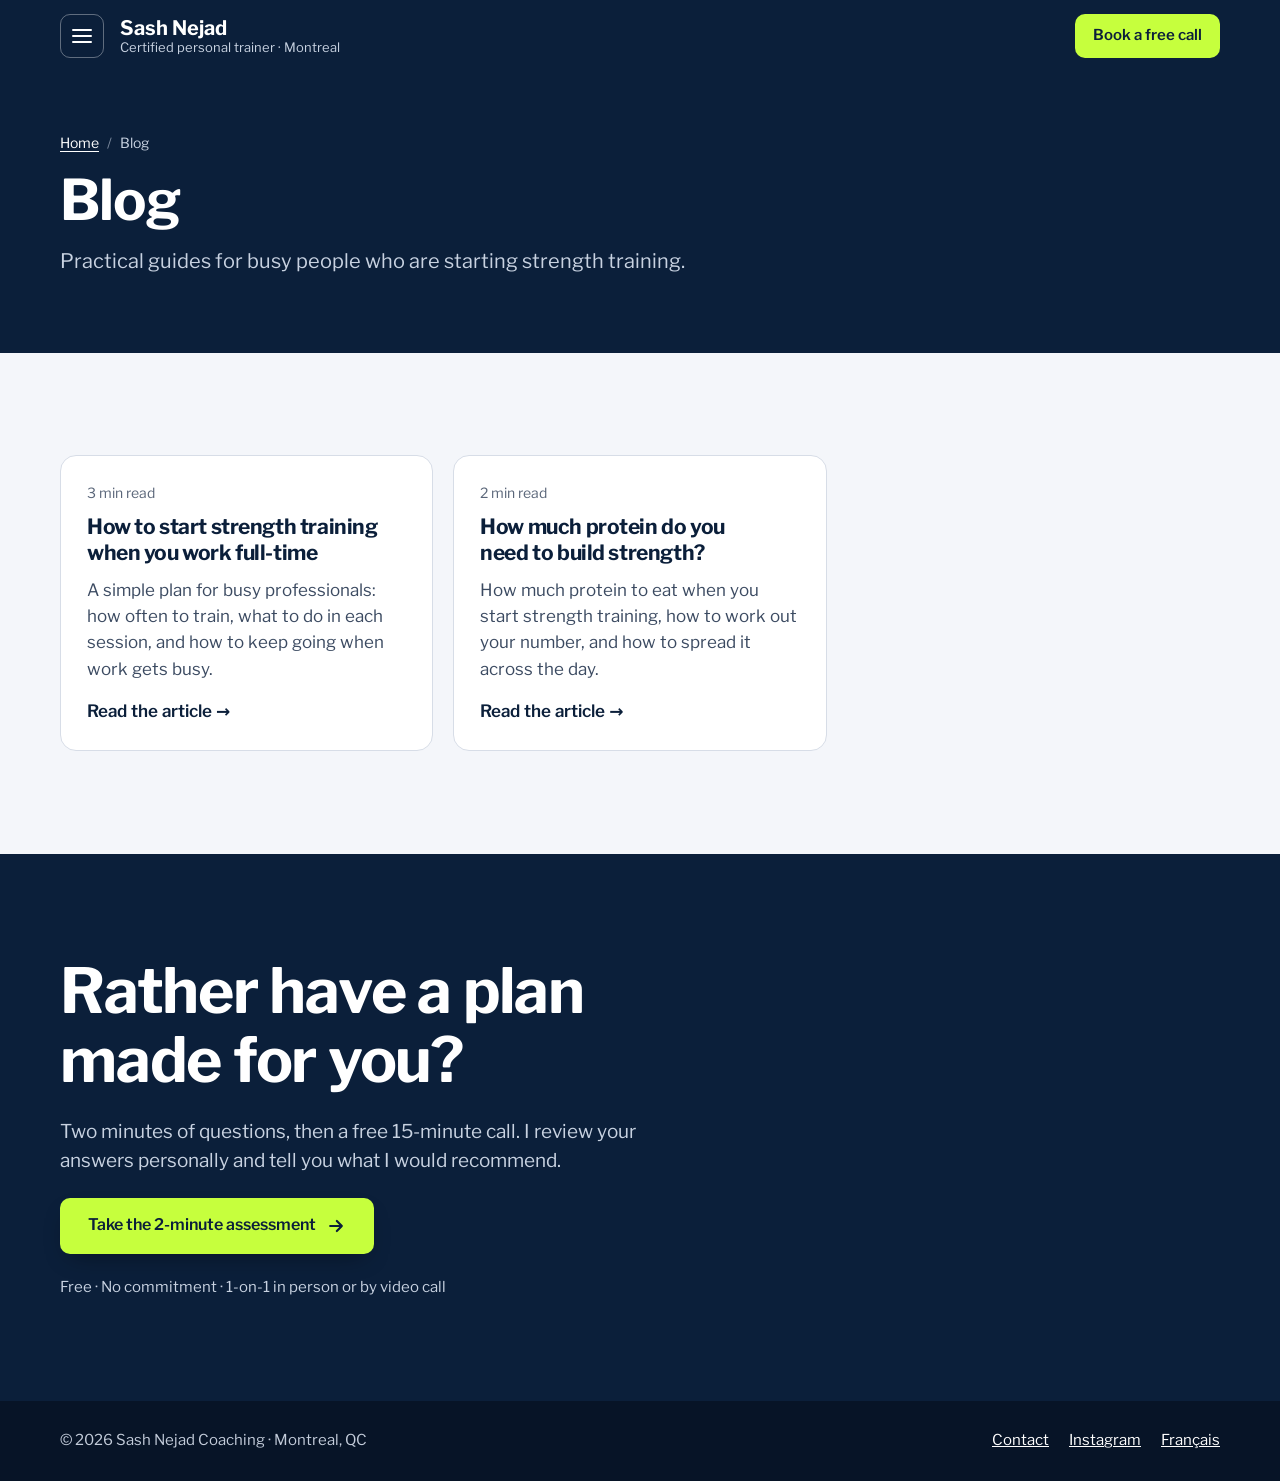
<file: blog/index.html>
<!DOCTYPE html>
<html lang="en">
<head>
<meta charset="utf-8">
<meta name="viewport" content="width=device-width, initial-scale=1.0">
<meta name="theme-color" content="#0B1F3A">

<!-- Google tag (gtag.js) -->
<script async src="https://www.googletagmanager.com/gtag/js?id=G-15GEWQ8VV3"></script>
<script>
  window.dataLayer = window.dataLayer || [];
  function gtag(){dataLayer.push(arguments);}
  gtag('js', new Date());

  gtag('config', 'G-15GEWQ8VV3');
  gtag('config', 'AW-18391822714');
</script>

<title>Blog: Strength Training for Busy Professionals | Sash Nejad Coaching</title>
<meta name="description" content="Practical guides on starting strength training, protein and building the habit when you work full-time, from a certified personal trainer in Montreal.">
<meta name="robots" content="index, follow, max-image-preview:large, max-snippet:-1">
<link rel="canonical" href="https://sashnejad.com/blog/">
<meta property="og:type" content="website">
<meta property="og:site_name" content="Sash Nejad Coaching">
<meta property="og:locale" content="en_CA">
<meta property="og:title" content="Blog: Strength Training for Busy Professionals | Sash Nejad Coaching">
<meta property="og:description" content="Practical guides on starting strength training, protein and building the habit when you work full-time, from a certified personal trainer in Montreal.">
<meta property="og:url" content="https://sashnejad.com/blog/">
<meta property="og:image" content="https://sashnejad.com/Gym.webp">
<meta name="twitter:card" content="summary_large_image">

<link rel="icon" type="image/png" href="/favicon-96x96.png" sizes="96x96" />
<link rel="icon" type="image/svg+xml" href="/favicon.svg" />
<link rel="shortcut icon" href="/favicon.ico" />
<link rel="apple-touch-icon" sizes="180x180" href="/apple-touch-icon.png" />
<link rel="manifest" href="/site.webmanifest" />

<!-- Google Tag Manager -->
<script>(function(w,d,s,l,i){w[l]=w[l]||[];w[l].push({'gtm.start':
new Date().getTime(),event:'gtm.js'});var f=d.getElementsByTagName(s)[0],
j=d.createElement(s),dl=l!='dataLayer'?'&l='+l:'';j.async=true;j.src=
'https://www.googletagmanager.com/gtm.js?id='+i+dl;f.parentNode.insertBefore(j,f);
})(window,document,'script','dataLayer','GTM-TTW9QDB4');</script>
<!-- End Google Tag Manager -->

<!-- Meta Pixel Code -->
<script>
!function(f,b,e,v,n,t,s)
{if(f.fbq)return;n=f.fbq=function(){n.callMethod?
n.callMethod.apply(n,arguments):n.queue.push(arguments)};
if(!f._fbq)f._fbq=n;n.push=n;n.loaded=!0;n.version='2.0';
n.queue=[];t=b.createElement(e);t.async=!0;
t.src=v;s=b.getElementsByTagName(e)[0];
s.parentNode.insertBefore(t,s)}(window, document,'script',
'https://connect.facebook.net/en_US/fbevents.js');
fbq('init', '3907175546258255');
fbq('track', 'PageView');
</script>
<!-- End Meta Pixel Code -->

<link rel="preconnect" href="https://fonts.googleapis.com">
<link rel="preconnect" href="https://fonts.gstatic.com" crossorigin>
<link rel="stylesheet" href="https://fonts.googleapis.com/css2?family=Libre+Franklin:wght@400;500;600;700&display=swap">
<link rel="stylesheet" href="https://fonts.googleapis.com/css2?family=IBM+Plex+Mono:wght@500&display=swap">
<link rel="stylesheet" href="/assets/site.css">

<script type="application/ld+json">
{
 "@context": "https://schema.org",
 "@graph": [
  {
   "@type": "WebSite",
   "@id": "https://sashnejad.com/#website",
   "url": "https://sashnejad.com/",
   "name": "Sash Nejad Coaching"
  },
  {
   "@type": "ProfessionalService",
   "@id": "https://sashnejad.com/#business",
   "name": "Sash Nejad Coaching",
   "url": "https://sashnejad.com/"
  },
  {
   "@type": "Person",
   "@id": "https://sashnejad.com/#sash",
   "name": "Sash Nejad",
   "url": "https://sashnejad.com/"
  },
  {
   "@type": "Blog",
   "@id": "https://sashnejad.com/blog/#blog",
   "url": "https://sashnejad.com/blog/",
   "name": "Sash Nejad Coaching blog",
   "description": "Practical guides on starting strength training, protein and building the habit when you work full-time, from a certified personal trainer in Montreal.",
   "inLanguage": "en-CA",
   "publisher": {
    "@id": "https://sashnejad.com/#business"
   },
   "author": {
    "@id": "https://sashnejad.com/#sash"
   },
   "blogPost": [
    {
     "@type": "BlogPosting",
     "@id": "https://sashnejad.com/blog/start-strength-training-with-a-full-time-job/#article",
     "headline": "How to start strength training when you work full-time",
     "url": "https://sashnejad.com/blog/start-strength-training-with-a-full-time-job/"
    },
    {
     "@type": "BlogPosting",
     "@id": "https://sashnejad.com/blog/how-much-protein-to-build-strength/#article",
     "headline": "How much protein do you need to build strength?",
     "url": "https://sashnejad.com/blog/how-much-protein-to-build-strength/"
    }
   ]
  },
  {
   "@type": "BreadcrumbList",
   "itemListElement": [
    {
     "@type": "ListItem",
     "position": 1,
     "name": "Home",
     "item": "https://sashnejad.com/"
    },
    {
     "@type": "ListItem",
     "position": 2,
     "name": "Blog",
     "item": "https://sashnejad.com/blog/"
    }
   ],
   "@id": "https://sashnejad.com/blog/#breadcrumb"
  }
 ]
}
</script>
</head>
<body>
<!-- Google Tag Manager (noscript) -->
<noscript><iframe src="https://www.googletagmanager.com/ns.html?id=GTM-TTW9QDB4" height="0" width="0" style="display:none;visibility:hidden"></iframe></noscript>
<!-- End Google Tag Manager (noscript) -->
<noscript><img height="1" width="1" style="display:none" alt="" src="https://www.facebook.com/tr?id=3907175546258255&ev=PageView&noscript=1"></noscript>

<a class="skip" href="#main">Skip to content</a>

<header class="top">
  <div class="wrap">
    <button class="menu-btn" type="button" aria-expanded="false" aria-controls="site-menu" aria-label="Open menu">
      <span class="menu-btn__bars" aria-hidden="true"><span></span><span></span><span></span></span>
    </button>
    <a class="brand" href="/"><b>Sash Nejad</b><span>Certified personal trainer<span class="brand__city"> · Montreal</span></span></a>
    <a class="btn btn--accent top__cta" href="/assessment/" data-cta="header">Book a free call</a>
  </div>
  <nav class="menu" id="site-menu" aria-label="Main" hidden>
    <ul>
      <li><a href="/calculators/">Calculators</a></li>
      <li><a href="/blog/" aria-current="page">Blog</a></li>
      <li><a href="/contact/">Contact</a></li>
      <li><a class="menu__lang lang-switch" href="/fr/" hreflang="fr-CA" lang="fr-CA">Français</a></li>
    </ul>
  </nav>
</header>

<main id="main">
  <section class="page-hero">
    <div class="rings" aria-hidden="true"></div>
    <div class="wrap">
      <nav class="crumbs" aria-label="Breadcrumb"><ol><li><a href="/">Home</a></li><li aria-current="page">Blog</li></ol></nav>
      <h1>Blog</h1>
      <p class="page-hero__lead">Practical guides for busy people who are starting strength training.</p>
    </div>
  </section>

  <section class="sec">
    <div class="wrap">
      <div class="cards-grid">
        <a class="link-card" href="/blog/start-strength-training-with-a-full-time-job/">
          <span class="link-card__meta">3 min read</span>
          <h2>How to start strength training when you work full-time</h2>
          <p>A simple plan for busy professionals: how often to train, what to do in each session, and how to keep going when work gets busy.</p>
          <span class="more">Read the article →</span>
        </a>
        <a class="link-card" href="/blog/how-much-protein-to-build-strength/">
          <span class="link-card__meta">2 min read</span>
          <h2>How much protein do you need to build strength?</h2>
          <p>How much protein to eat when you start strength training, how to work out your number, and how to spread it across the day.</p>
          <span class="more">Read the article →</span>
        </a>
      </div>
    </div>
  </section>

  <section class="sec sec--primary">
    <div class="rings rings--low" aria-hidden="true"></div>
    <div class="wrap">
      <div class="final">
        <h2>Rather have a plan made for you?</h2>
        <p>Two minutes of questions, then a free 15-minute call. I review your answers personally and tell you what I would recommend.</p>
        <a class="btn btn--accent" href="/assessment/" data-cta="blog-index">Take the 2-minute assessment <svg aria-hidden="true" width="20" height="20" viewBox="0 0 24 24" fill="none" stroke="currentColor" stroke-width="2.6" stroke-linecap="round" stroke-linejoin="round"><path d="M5 12h14M13 6l6 6-6 6"/></svg></a>
        <small>Free · No commitment · 1-on-1 in person or by video call</small>
      </div>
    </div>
  </section>
</main>

<footer class="foot">
  <div class="wrap">
    <span>© 2026 Sash Nejad Coaching · Montreal, QC</span>
    <nav aria-label="Footer">
      <a href="/contact/">Contact</a>
      <a href="https://www.instagram.com/sashnejad">Instagram</a>
      <a class="foot__lang lang-switch" href="/fr/" hreflang="fr-CA" lang="fr-CA">Français</a>
    </nav>
  </div>
</footer>
<script>
(function () {
  // Menu button: opens and closes the page menu under the header.
  var btn = document.querySelector('.menu-btn');
  var menu = document.getElementById('site-menu');
  if (!btn || !menu) return;
  function set(open) {
    btn.setAttribute('aria-expanded', String(open));
    btn.setAttribute('aria-label', open ? 'Close menu' : 'Open menu');
    menu.hidden = !open;
  }
  btn.addEventListener('click', function () { set(menu.hidden); });
  menu.addEventListener('click', function (e) { if (e.target.closest('a')) set(false); });
  document.addEventListener('keydown', function (e) {
    if (e.key === 'Escape' && !menu.hidden) { set(false); btn.focus(); }
  });
  document.addEventListener('click', function (e) {
    if (!menu.hidden && !e.target.closest('.top')) set(false);
  });
})();
</script>

</body>
</html>
</file>
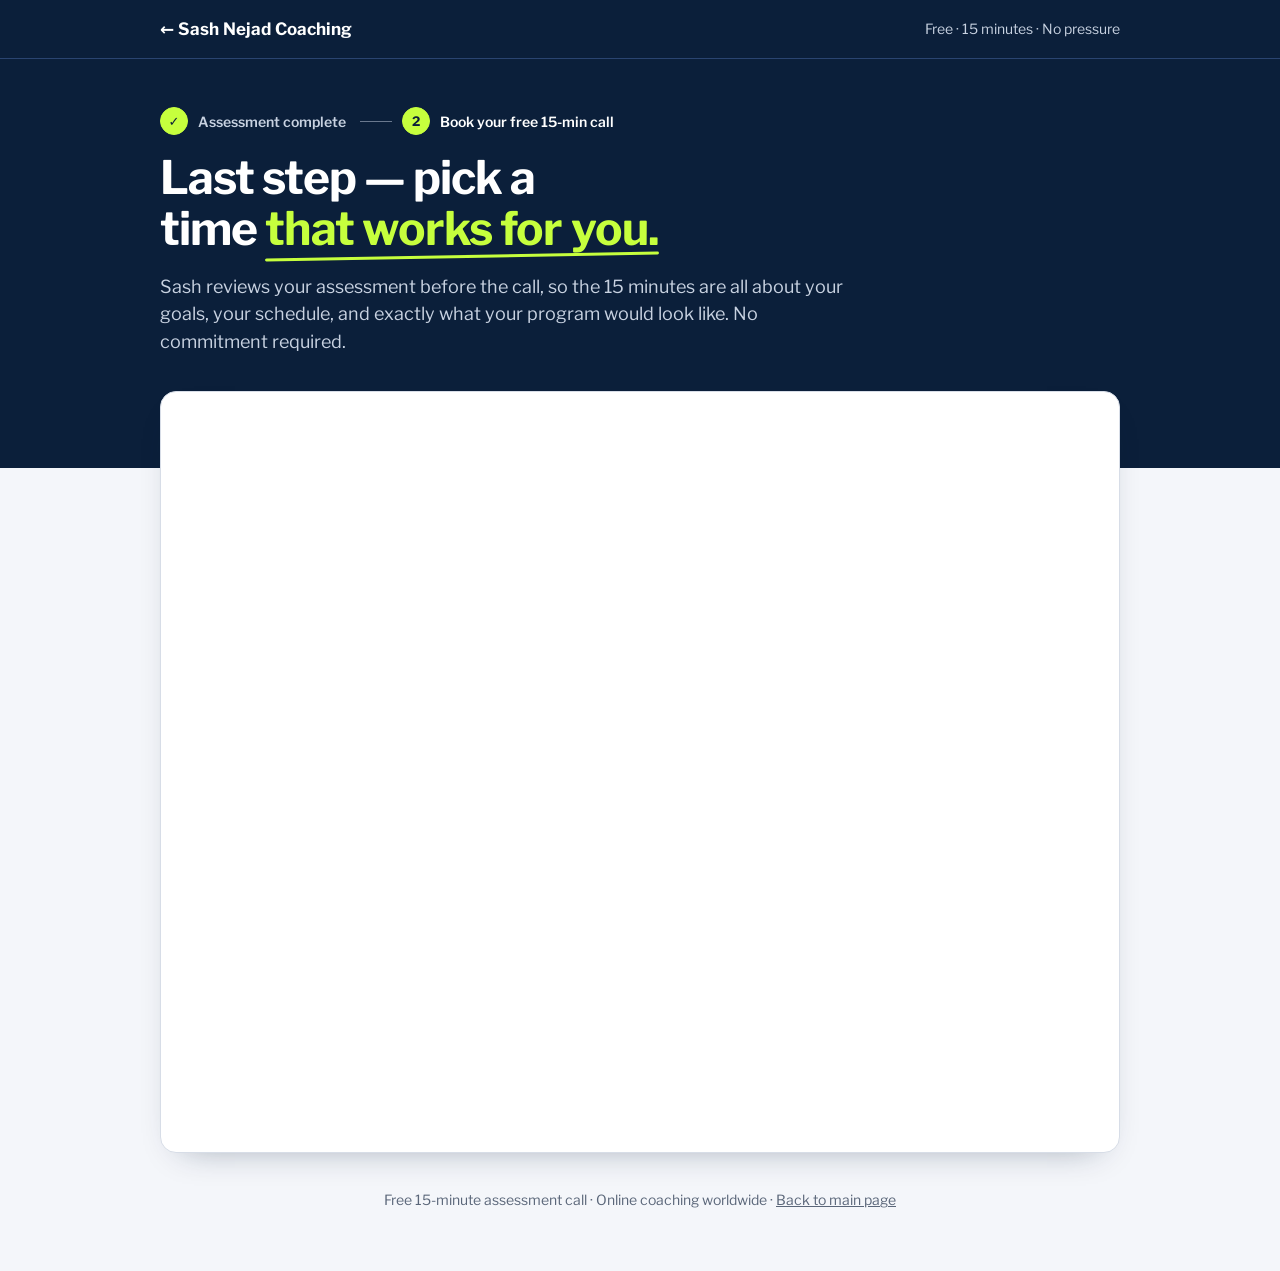
<file: booking/index.html>
<!DOCTYPE html>
<html lang="en">
<head>
<meta charset="utf-8">
<meta name="viewport" content="width=device-width, initial-scale=1.0">
<meta name="theme-color" content="#0B1F3A">

<!-- Google tag (gtag.js) -->
<script async src="https://www.googletagmanager.com/gtag/js?id=G-15GEWQ8VV3"></script>
<script>
  window.dataLayer = window.dataLayer || [];
  function gtag(){dataLayer.push(arguments);}
  gtag('js', new Date());

  gtag('config', 'G-15GEWQ8VV3');
  gtag('config', 'AW-18391822714');
</script>

<title>Book Your Free 15-Min Call — Sash Nejad Coaching</title>
<meta name="description" content="Pick a time for your free 15-minute assessment call with Sash.">
<meta name="robots" content="noindex">

<link rel="icon" type="image/png" href="/favicon-96x96.png" sizes="96x96" />
<link rel="icon" type="image/svg+xml" href="/favicon.svg" />
<link rel="shortcut icon" href="/favicon.ico" />
<link rel="apple-touch-icon" sizes="180x180" href="/apple-touch-icon.png" />
<link rel="manifest" href="/site.webmanifest" />

<!-- Google Tag Manager -->
<script>(function(w,d,s,l,i){w[l]=w[l]||[];w[l].push({'gtm.start':
new Date().getTime(),event:'gtm.js'});var f=d.getElementsByTagName(s)[0],
j=d.createElement(s),dl=l!='dataLayer'?'&l='+l:'';j.async=true;j.src=
'https://www.googletagmanager.com/gtm.js?id='+i+dl;f.parentNode.insertBefore(j,f);
})(window,document,'script','dataLayer','GTM-TTW9QDB4');</script>
<!-- End Google Tag Manager -->

<!-- Meta Pixel Code -->
<script>
!function(f,b,e,v,n,t,s)
{if(f.fbq)return;n=f.fbq=function(){n.callMethod?
n.callMethod.apply(n,arguments):n.queue.push(arguments)};
if(!f._fbq)f._fbq=n;n.push=n;n.loaded=!0;n.version='2.0';
n.queue=[];t=b.createElement(e);t.async=!0;
t.src=v;s=b.getElementsByTagName(e)[0];
s.parentNode.insertBefore(t,s)}(window, document,'script',
'https://connect.facebook.net/en_US/fbevents.js');
fbq('init', '3907175546258255');
fbq('track', 'PageView');
</script>
<!-- End Meta Pixel Code -->

<link rel="preconnect" href="https://fonts.googleapis.com">
<link rel="preconnect" href="https://fonts.gstatic.com" crossorigin>
<link rel="stylesheet" href="https://fonts.googleapis.com/css2?family=Libre+Franklin:wght@400;500;600;700&display=swap">
<link rel="stylesheet" href="https://fonts.googleapis.com/css2?family=IBM+Plex+Mono:wght@500&display=swap">
<link rel="stylesheet" href="/assets/site.css">
<style>
/* Funnel pages: a short header and no menu, so nothing pulls people away from the form. */
.funnel-bar { background: var(--primary); color: #FFFFFF; padding-block: 16px; padding-inline: clamp(20px, 5vw, 48px); border-bottom: 1px solid var(--ink-line); }
.funnel-bar .wrap { max-width: 960px; display: flex; flex-wrap: wrap; align-items: center; justify-content: space-between; gap: 6px 20px; }
.funnel-bar a { color: #FFFFFF; text-decoration: none; font-weight: 700; font-size: 17px; }
.funnel-bar span { font-size: 14px; color: var(--on-primary); }
.funnel-hero { background: var(--primary); color: #FFFFFF; padding-block: clamp(28px, 4vw, 48px) clamp(80px, 9vw, 112px); padding-inline: clamp(20px, 5vw, 48px); }
.funnel-hero .wrap { max-width: 960px; display: flex; flex-direction: column; gap: 18px; }
.funnel-hero h1 { font-size: clamp(30px, 4.6vw, 46px); line-height: 1.1; max-width: 22ch; }
.funnel-hero p { color: var(--on-primary); font-size: clamp(16px, 1.5vw, 18px); max-width: 58ch; }
.progress { display: flex; flex-wrap: wrap; align-items: center; gap: 10px 14px; font-size: 14px; font-weight: 600; }
.progress li { display: flex; align-items: center; gap: 10px; color: var(--on-primary); }
.progress li + li::before { content: ""; width: 32px; height: 1.5px; background: var(--on-primary); opacity: .5; }
.progress b { width: 28px; height: 28px; border-radius: 50%; display: grid; place-items: center; border: 1.5px solid var(--on-primary); font-size: 13px; }
.progress .is-now { color: #FFFFFF; }
@media (max-width: 480px) { .progress li + li::before { display: none; } }
.progress .is-now b, .progress .is-done b { background: var(--accent); border-color: var(--accent); color: var(--ink); }
.assure { display: flex; flex-wrap: wrap; gap: 8px 22px; font-size: 15px; color: var(--on-primary); }
.assure li { display: flex; align-items: center; gap: 8px; }
.assure i { flex: none; width: 20px; height: 20px; border-radius: 50%; display: grid; place-items: center; background: var(--accent); color: var(--ink); }
.assure strong { color: #FFFFFF; font-weight: 600; }
.funnel-body { padding-inline: clamp(12px, 4vw, 48px); }
.form-card { max-width: 960px; margin: calc(-1 * clamp(56px, 6vw, 80px)) auto 0; position: relative; background: var(--surface);
  border: 1px solid var(--line); border-radius: 16px; padding: clamp(8px, 2vw, 20px); box-shadow: var(--shadow); }
.cal-holder { width: 100%; min-height: 720px; overflow: auto; border-radius: 10px; }
@media (max-width: 640px) { .cal-holder { min-height: 640px; } }
.booked { max-width: 960px; margin: 18px auto 0; padding: 16px 20px; display: none; align-items: center; gap: 12px;
  background: var(--accent-tint); border: 1px solid var(--accent); color: var(--ink); border-radius: 12px; font-weight: 600; }
.booked.show { display: flex; }
.done { position: fixed; inset: 0; z-index: 60; display: none; flex-direction: column; align-items: center; justify-content: center;
  gap: 14px; padding: 24px; text-align: center; background: rgba(243, 246, 248, .97); }
.done.show { display: flex; }
.done__icon { width: 56px; height: 56px; border-radius: 50%; display: grid; place-items: center; background: var(--accent); color: var(--ink); }
.done h2 { font-size: 26px; }
.done p { color: var(--body); max-width: 44ch; }
.funnel-foot { max-width: 960px; margin: 0 auto; padding: 36px 20px 60px; text-align: center; font-size: 14px; color: var(--muted); }
.funnel-foot a { color: var(--muted); }
</style>
</head>
<body>
<!-- Google Tag Manager (noscript) -->
<noscript><iframe src="https://www.googletagmanager.com/ns.html?id=GTM-TTW9QDB4" height="0" width="0" style="display:none;visibility:hidden"></iframe></noscript>
<!-- End Google Tag Manager (noscript) -->
<noscript><img height="1" width="1" style="display:none" alt="" src="https://www.facebook.com/tr?id=3907175546258255&ev=PageView&noscript=1"></noscript>

<header class="funnel-bar">
  <div class="wrap">
    <a href="/">← Sash Nejad Coaching</a>
    <span>Free · 15 minutes · No pressure</span>
  </div>
</header>

<main id="main">
  <section class="funnel-hero">
    <div class="wrap">
      <ol class="progress" aria-label="Progress">
        <li class="is-done"><b>✓</b> Assessment complete</li>
        <li class="is-now" aria-current="step"><b>2</b> Book your free 15-min call</li>
      </ol>
      <h1>Last step — pick a time <span class="mark">that works for you.</span></h1>
      <p>Sash reviews your assessment before the call, so the 15 minutes are all about your goals, your schedule, and exactly what your program would look like. No commitment required.</p>
    </div>
  </section>

  <div class="funnel-body">
    <!-- ================= CAL.COM INLINE EMBED ================= -->
    <div class="form-card">
      <div class="cal-holder" id="my-cal-inline-15min-r2"></div>
    </div>

    <div class="booked" id="bookedBanner" role="status">
      ✓ You're booked! Check your email for the calendar invite — Sash will review your assessment before the call.
    </div>

    <footer class="funnel-foot">
      Free 15-minute assessment call · Online coaching worldwide · <a href="/">Back to main page</a>
    </footer>
  </div>
</main>

<script type="text/javascript">
  (function (C, A, L) { let p = function (a, ar) { a.q.push(ar); }; let d = C.document; C.Cal = C.Cal || function () { let cal = C.Cal; let ar = arguments; if (!cal.loaded) { cal.ns = {}; cal.q = cal.q || []; d.head.appendChild(d.createElement("script")).src = A; cal.loaded = true; } if (ar[0] === L) { const api = function () { p(api, arguments); }; const namespace = ar[1]; api.q = api.q || []; if(typeof namespace === "string"){cal.ns[namespace] = cal.ns[namespace] || api;p(cal.ns[namespace], ar);p(cal, ["initNamespace", namespace]);} else p(cal, ar); return;} p(cal, ar); }; })(window, "https://app.cal.com/embed/embed.js", "init");
  Cal("init", "15min-r2", {origin:"https://app.cal.com"});

  // Prefill name and email. The assessment page now keeps them in this browser tab (sessionStorage)
  // instead of the URL. Old links that still carry ?name=&email= keep working.
  var _prefillName = "", _prefillEmail = "";
  try {
    var _saved = JSON.parse(sessionStorage.getItem("sn_prefill") || "null");
    if (_saved) { _prefillName = _saved.name || ""; _prefillEmail = _saved.email || ""; }
  } catch (err) {}
  var _params = new URLSearchParams(window.location.search);
  if (!_prefillName) _prefillName = _params.get("name") || "";
  if (!_prefillEmail) _prefillEmail = _params.get("email") || "";

  Cal.ns["15min-r2"]("inline", {
    elementOrSelector: "#my-cal-inline-15min-r2",
    config: {
      "layout": "month_view",
      "useSlotsViewOnSmallScreen": "true",
      "name": _prefillName,
      "email": _prefillEmail
    },
    calLink: "sashnejad/15min-r2",
  });
  Cal.ns["15min-r2"]("ui", {"hideEventTypeDetails": false, "layout": "month_view"});

  // ===== Fire "booked" conversions once when cal.com confirms a booking =====
  var _scheduleFired = false;
  function fireSchedule() {
    if (_scheduleFired) return;
    _scheduleFired = true;
    try { if (typeof fbq === "function") fbq("track", "Schedule"); } catch (err) {}
    try {
      if (typeof gtag === "function") {
        gtag('event', 'schedule_call');
        // TODO: create a "Booked call" conversion in Google Ads, then paste its label below and remove the // marks.
        // gtag('event', 'conversion', {'send_to': 'AW-18391822714/YOUR_BOOKING_LABEL'});
      }
    } catch (err) {}
    try { sessionStorage.removeItem("sn_prefill"); } catch (err) {}
    var el = document.getElementById("bookedBanner");
    if (el) el.classList.add("show");
  }
  Cal.ns["15min-r2"]("on", { action: "bookingSuccessful",   callback: fireSchedule });
  Cal.ns["15min-r2"]("on", { action: "bookingSuccessfulV2", callback: fireSchedule });
</script>
</body>
</html>
</file>
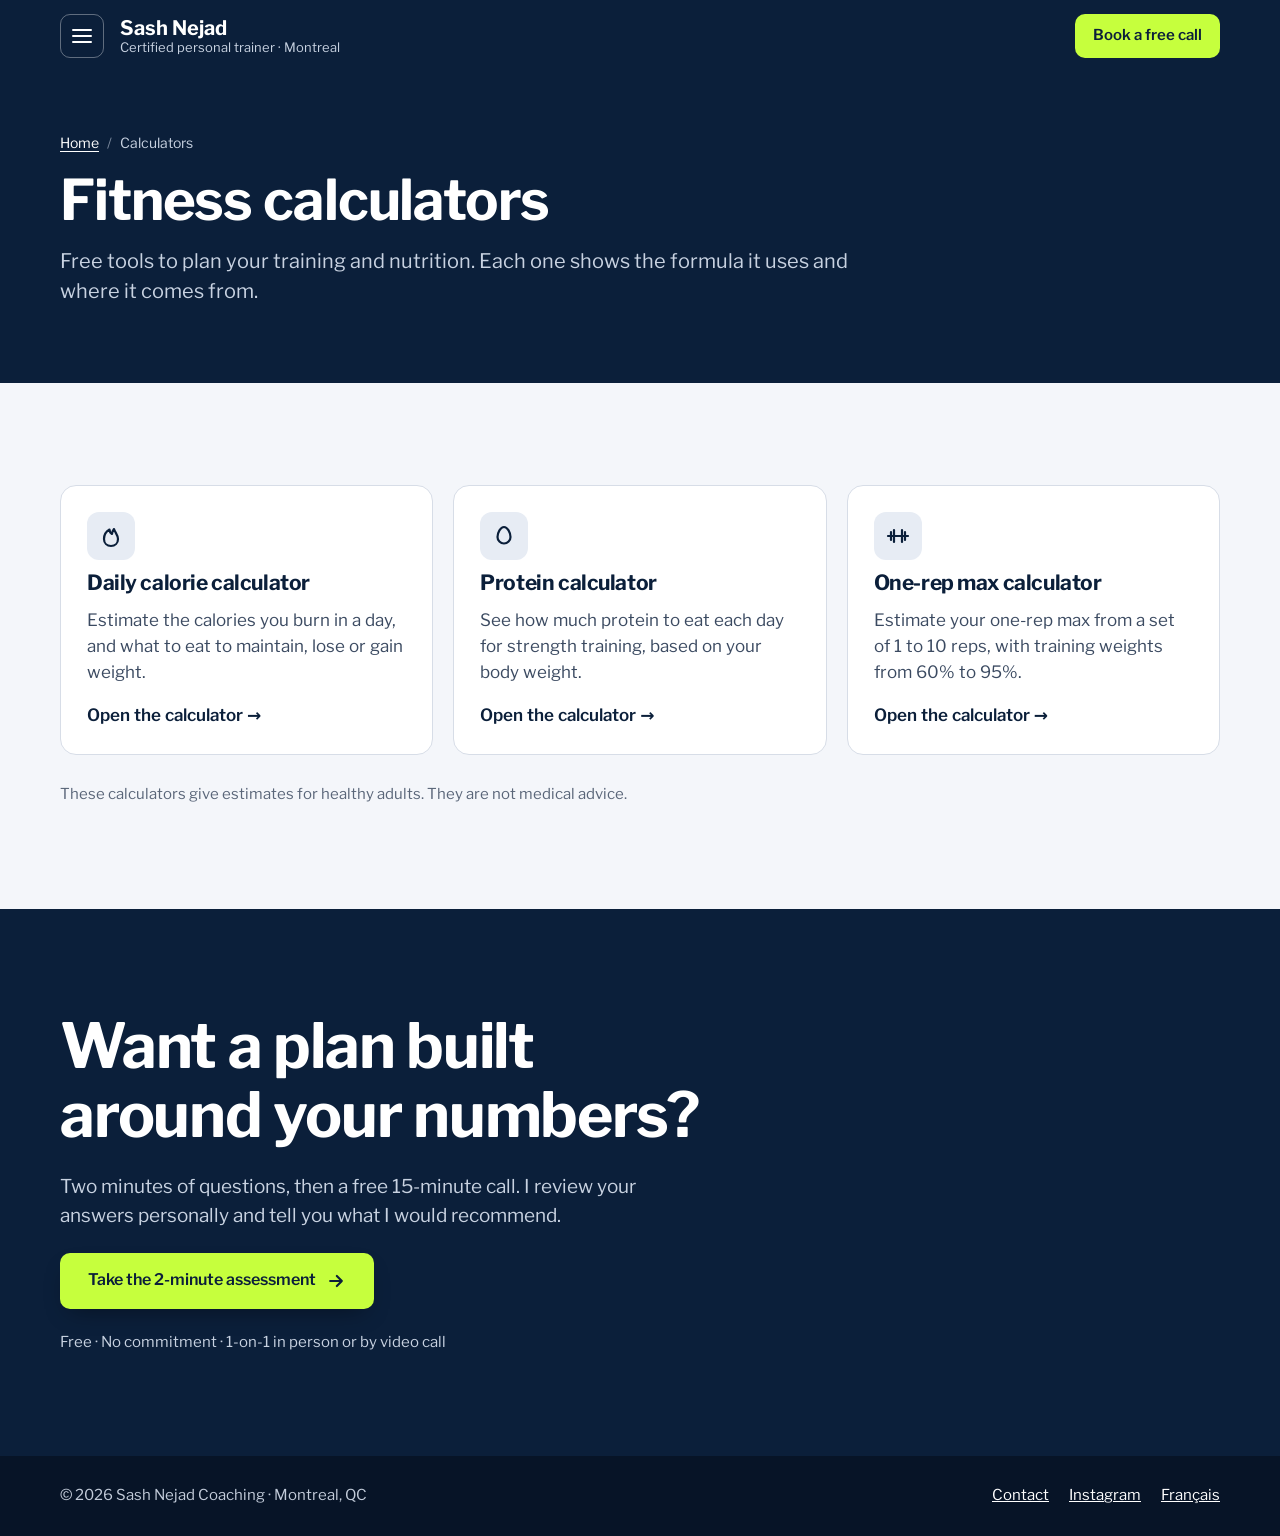
<file: calculators/index.html>
<!DOCTYPE html>
<html lang="en">
<head>
<meta charset="utf-8">
<meta name="viewport" content="width=device-width, initial-scale=1.0">
<meta name="theme-color" content="#0B1F3A">

<!-- Google tag (gtag.js) -->
<script async src="https://www.googletagmanager.com/gtag/js?id=G-15GEWQ8VV3"></script>
<script>
  window.dataLayer = window.dataLayer || [];
  function gtag(){dataLayer.push(arguments);}
  gtag('js', new Date());

  gtag('config', 'G-15GEWQ8VV3');
  gtag('config', 'AW-18391822714');
</script>

<title>Free Fitness Calculators: Calories, Protein, One-Rep Max | Sash Nejad Coaching</title>
<meta name="description" content="Free calculators for daily calories, protein and one-rep max, from a certified personal trainer in Montreal. Each shows its formula and sources.">
<meta name="robots" content="index, follow, max-image-preview:large, max-snippet:-1">
<link rel="canonical" href="https://sashnejad.com/calculators/">
<meta property="og:type" content="website">
<meta property="og:site_name" content="Sash Nejad Coaching">
<meta property="og:locale" content="en_CA">
<meta property="og:title" content="Free Fitness Calculators: Calories, Protein, One-Rep Max | Sash Nejad Coaching">
<meta property="og:description" content="Free calculators for daily calories, protein and one-rep max, from a certified personal trainer in Montreal. Each shows its formula and sources.">
<meta property="og:url" content="https://sashnejad.com/calculators/">
<meta property="og:image" content="https://sashnejad.com/Gym.webp">
<meta name="twitter:card" content="summary_large_image">

<link rel="icon" type="image/png" href="/favicon-96x96.png" sizes="96x96" />
<link rel="icon" type="image/svg+xml" href="/favicon.svg" />
<link rel="shortcut icon" href="/favicon.ico" />
<link rel="apple-touch-icon" sizes="180x180" href="/apple-touch-icon.png" />
<link rel="manifest" href="/site.webmanifest" />

<!-- Google Tag Manager -->
<script>(function(w,d,s,l,i){w[l]=w[l]||[];w[l].push({'gtm.start':
new Date().getTime(),event:'gtm.js'});var f=d.getElementsByTagName(s)[0],
j=d.createElement(s),dl=l!='dataLayer'?'&l='+l:'';j.async=true;j.src=
'https://www.googletagmanager.com/gtm.js?id='+i+dl;f.parentNode.insertBefore(j,f);
})(window,document,'script','dataLayer','GTM-TTW9QDB4');</script>
<!-- End Google Tag Manager -->

<!-- Meta Pixel Code -->
<script>
!function(f,b,e,v,n,t,s)
{if(f.fbq)return;n=f.fbq=function(){n.callMethod?
n.callMethod.apply(n,arguments):n.queue.push(arguments)};
if(!f._fbq)f._fbq=n;n.push=n;n.loaded=!0;n.version='2.0';
n.queue=[];t=b.createElement(e);t.async=!0;
t.src=v;s=b.getElementsByTagName(e)[0];
s.parentNode.insertBefore(t,s)}(window, document,'script',
'https://connect.facebook.net/en_US/fbevents.js');
fbq('init', '3907175546258255');
fbq('track', 'PageView');
</script>
<!-- End Meta Pixel Code -->

<link rel="preconnect" href="https://fonts.googleapis.com">
<link rel="preconnect" href="https://fonts.gstatic.com" crossorigin>
<link rel="stylesheet" href="https://fonts.googleapis.com/css2?family=Libre+Franklin:wght@400;500;600;700&display=swap">
<link rel="stylesheet" href="https://fonts.googleapis.com/css2?family=IBM+Plex+Mono:wght@500&display=swap">
<link rel="stylesheet" href="/assets/site.css">

<script type="application/ld+json">
{
 "@context": "https://schema.org",
 "@graph": [
  {
   "@type": "WebSite",
   "@id": "https://sashnejad.com/#website",
   "url": "https://sashnejad.com/",
   "name": "Sash Nejad Coaching"
  },
  {
   "@type": "ProfessionalService",
   "@id": "https://sashnejad.com/#business",
   "name": "Sash Nejad Coaching",
   "url": "https://sashnejad.com/"
  },
  {
   "@type": "CollectionPage",
   "@id": "https://sashnejad.com/calculators/#webpage",
   "url": "https://sashnejad.com/calculators/",
   "name": "Free Fitness Calculators: Calories, Protein, One-Rep Max | Sash Nejad Coaching",
   "description": "Free calculators for daily calories, protein and one-rep max, from a certified personal trainer in Montreal. Each shows its formula and sources.",
   "isPartOf": {
    "@id": "https://sashnejad.com/#website"
   },
   "inLanguage": "en-CA",
   "breadcrumb": {
    "@id": "https://sashnejad.com/calculators/#breadcrumb"
   },
   "mainEntity": {
    "@type": "ItemList",
    "itemListElement": [
     {
      "@type": "ListItem",
      "position": 1,
      "url": "https://sashnejad.com/calculators/calorie-calculator/",
      "name": "Daily calorie calculator"
     },
     {
      "@type": "ListItem",
      "position": 2,
      "url": "https://sashnejad.com/calculators/protein-calculator/",
      "name": "Protein calculator"
     },
     {
      "@type": "ListItem",
      "position": 3,
      "url": "https://sashnejad.com/calculators/one-rep-max-calculator/",
      "name": "One-rep max calculator"
     }
    ]
   }
  },
  {
   "@type": "BreadcrumbList",
   "itemListElement": [
    {
     "@type": "ListItem",
     "position": 1,
     "name": "Home",
     "item": "https://sashnejad.com/"
    },
    {
     "@type": "ListItem",
     "position": 2,
     "name": "Calculators",
     "item": "https://sashnejad.com/calculators/"
    }
   ],
   "@id": "https://sashnejad.com/calculators/#breadcrumb"
  }
 ]
}
</script>
</head>
<body>
<!-- Google Tag Manager (noscript) -->
<noscript><iframe src="https://www.googletagmanager.com/ns.html?id=GTM-TTW9QDB4" height="0" width="0" style="display:none;visibility:hidden"></iframe></noscript>
<!-- End Google Tag Manager (noscript) -->
<noscript><img height="1" width="1" style="display:none" alt="" src="https://www.facebook.com/tr?id=3907175546258255&ev=PageView&noscript=1"></noscript>

<a class="skip" href="#main">Skip to content</a>

<header class="top">
  <div class="wrap">
    <button class="menu-btn" type="button" aria-expanded="false" aria-controls="site-menu" aria-label="Open menu">
      <span class="menu-btn__bars" aria-hidden="true"><span></span><span></span><span></span></span>
    </button>
    <a class="brand" href="/"><b>Sash Nejad</b><span>Certified personal trainer<span class="brand__city"> · Montreal</span></span></a>
    <a class="btn btn--accent top__cta" href="/assessment/" data-cta="header">Book a free call</a>
  </div>
  <nav class="menu" id="site-menu" aria-label="Main" hidden>
    <ul>
      <li><a href="/calculators/" aria-current="page">Calculators</a></li>
      <li><a href="/blog/">Blog</a></li>
      <li><a href="/contact/">Contact</a></li>
      <li><a class="menu__lang lang-switch" href="/fr/" hreflang="fr-CA" lang="fr-CA">Français</a></li>
    </ul>
  </nav>
</header>

<main id="main">
  <section class="page-hero">
    <div class="rings" aria-hidden="true"></div>
    <div class="wrap">
      <nav class="crumbs" aria-label="Breadcrumb"><ol><li><a href="/">Home</a></li><li aria-current="page">Calculators</li></ol></nav>
      <h1>Fitness calculators</h1>
      <p class="page-hero__lead">Free tools to plan your training and nutrition. Each one shows the formula it uses and where it comes from.</p>
    </div>
  </section>

  <section class="sec">
    <div class="wrap">
      <div class="cards-grid">
        <a class="link-card" href="/calculators/calorie-calculator/">
          <i><svg aria-hidden="true" width="24" height="24" viewBox="0 0 24 24" fill="none" stroke="currentColor" stroke-width="2.2" stroke-linecap="round" stroke-linejoin="round"><path d="M12 22c4 0 7-2.8 7-7 0-4-3-6.5-4-10-1.5 2-2 3.5-2 5-1.5-1-2.5-2.5-2.5-4.5C7 7.5 5 10.5 5 15c0 4.2 3 7 7 7z"/></svg></i>
          <h2>Daily calorie calculator</h2>
          <p>Estimate the calories you burn in a day, and what to eat to maintain, lose or gain weight.</p>
          <span class="more">Open the calculator →</span>
        </a>
        <a class="link-card" href="/calculators/protein-calculator/">
          <i><svg aria-hidden="true" width="24" height="24" viewBox="0 0 24 24" fill="none" stroke="currentColor" stroke-width="2.2" stroke-linecap="round" stroke-linejoin="round"><path d="M12 3c-3.5 0-6.5 5.5-6.5 10a6.5 6.5 0 0 0 13 0C18.5 8.5 15.5 3 12 3z"/></svg></i>
          <h2>Protein calculator</h2>
          <p>See how much protein to eat each day for strength training, based on your body weight.</p>
          <span class="more">Open the calculator →</span>
        </a>
        <a class="link-card" href="/calculators/one-rep-max-calculator/">
          <i><svg aria-hidden="true" width="24" height="24" viewBox="0 0 24 24" fill="none" stroke="currentColor" stroke-width="2.2" stroke-linecap="round" stroke-linejoin="round"><path d="M2 12h20M5 8v8M8 6v12M16 6v12M19 8v8"/></svg></i>
          <h2>One-rep max calculator</h2>
          <p>Estimate your one-rep max from a set of 1 to 10 reps, with training weights from 60% to 95%.</p>
          <span class="more">Open the calculator →</span>
        </a>
      </div>
      <p class="note" style="margin-top: 28px">These calculators give estimates for healthy adults. They are not medical advice.</p>
    </div>
  </section>

  <section class="sec sec--primary">
    <div class="rings rings--low" aria-hidden="true"></div>
    <div class="wrap">
      <div class="final">
        <h2>Want a plan built around your numbers?</h2>
        <p>Two minutes of questions, then a free 15-minute call. I review your answers personally and tell you what I would recommend.</p>
        <a class="btn btn--accent" href="/assessment/" data-cta="calc-hub">Take the 2-minute assessment <svg aria-hidden="true" width="20" height="20" viewBox="0 0 24 24" fill="none" stroke="currentColor" stroke-width="2.6" stroke-linecap="round" stroke-linejoin="round"><path d="M5 12h14M13 6l6 6-6 6"/></svg></a>
        <small>Free · No commitment · 1-on-1 in person or by video call</small>
      </div>
    </div>
  </section>
</main>

<footer class="foot">
  <div class="wrap">
    <span>© 2026 Sash Nejad Coaching · Montreal, QC</span>
    <nav aria-label="Footer">
      <a href="/contact/">Contact</a>
      <a href="https://www.instagram.com/sashnejad">Instagram</a>
      <a class="foot__lang lang-switch" href="/fr/" hreflang="fr-CA" lang="fr-CA">Français</a>
    </nav>
  </div>
</footer>
<script>
(function () {
  // Menu button: opens and closes the page menu under the header.
  var btn = document.querySelector('.menu-btn');
  var menu = document.getElementById('site-menu');
  if (!btn || !menu) return;
  function set(open) {
    btn.setAttribute('aria-expanded', String(open));
    btn.setAttribute('aria-label', open ? 'Close menu' : 'Open menu');
    menu.hidden = !open;
  }
  btn.addEventListener('click', function () { set(menu.hidden); });
  menu.addEventListener('click', function (e) { if (e.target.closest('a')) set(false); });
  document.addEventListener('keydown', function (e) {
    if (e.key === 'Escape' && !menu.hidden) { set(false); btn.focus(); }
  });
  document.addEventListener('click', function (e) {
    if (!menu.hidden && !e.target.closest('.top')) set(false);
  });
})();
</script>

</body>
</html>
</file>
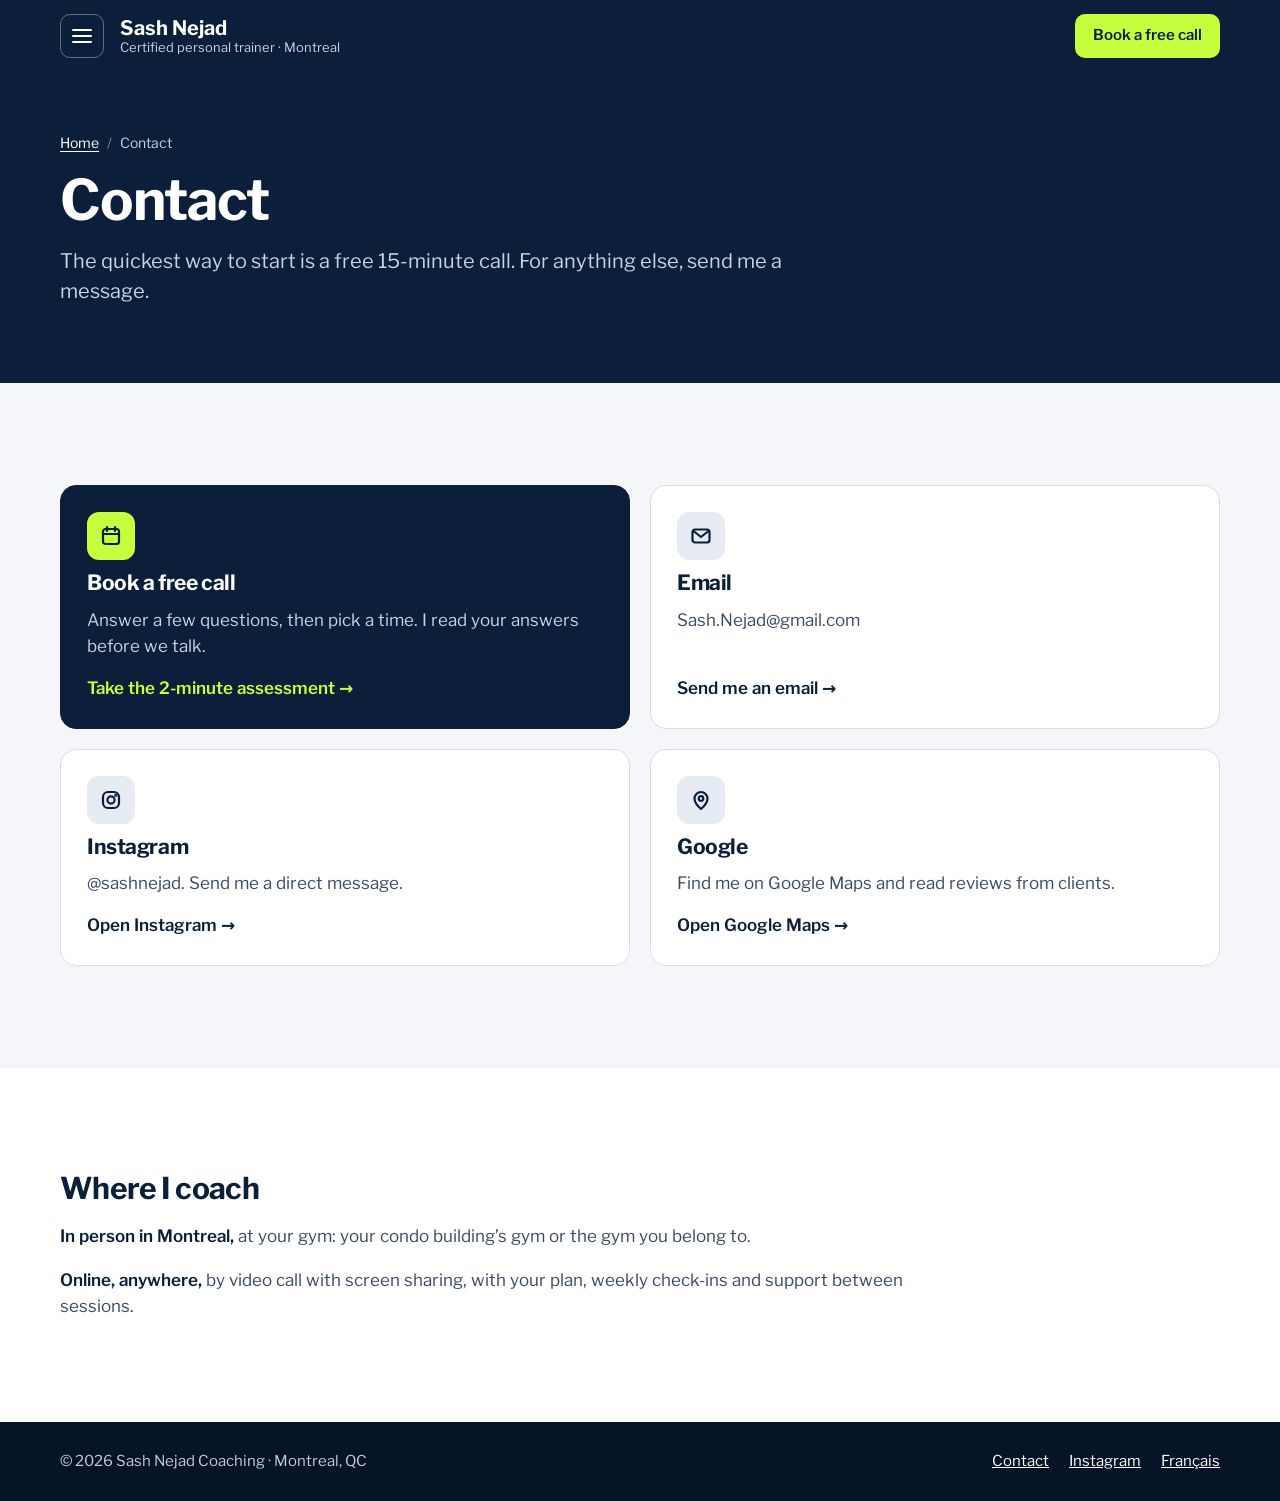
<file: contact/index.html>
<!DOCTYPE html>
<html lang="en">
<head>
<meta charset="utf-8">
<meta name="viewport" content="width=device-width, initial-scale=1.0">
<meta name="theme-color" content="#0B1F3A">

<!-- Google tag (gtag.js) -->
<script async src="https://www.googletagmanager.com/gtag/js?id=G-15GEWQ8VV3"></script>
<script>
  window.dataLayer = window.dataLayer || [];
  function gtag(){dataLayer.push(arguments);}
  gtag('js', new Date());

  gtag('config', 'G-15GEWQ8VV3');
  gtag('config', 'AW-18391822714');
</script>

<title>Contact | Sash Nejad Coaching, Personal Trainer in Montreal</title>
<meta name="description" content="Book a free 15-minute call or message Sash Nejad, a certified personal trainer in Montreal. Coaching in person in Montreal or online by video call.">
<meta name="robots" content="index, follow, max-image-preview:large, max-snippet:-1">
<link rel="canonical" href="https://sashnejad.com/contact/">
<meta property="og:type" content="website">
<meta property="og:site_name" content="Sash Nejad Coaching">
<meta property="og:locale" content="en_CA">
<meta property="og:title" content="Contact | Sash Nejad Coaching, Personal Trainer in Montreal">
<meta property="og:description" content="Book a free 15-minute call or message Sash Nejad, a certified personal trainer in Montreal. Coaching in person in Montreal or online by video call.">
<meta property="og:url" content="https://sashnejad.com/contact/">
<meta property="og:image" content="https://sashnejad.com/Gym.webp">
<meta name="twitter:card" content="summary_large_image">

<link rel="icon" type="image/png" href="/favicon-96x96.png" sizes="96x96" />
<link rel="icon" type="image/svg+xml" href="/favicon.svg" />
<link rel="shortcut icon" href="/favicon.ico" />
<link rel="apple-touch-icon" sizes="180x180" href="/apple-touch-icon.png" />
<link rel="manifest" href="/site.webmanifest" />

<!-- Google Tag Manager -->
<script>(function(w,d,s,l,i){w[l]=w[l]||[];w[l].push({'gtm.start':
new Date().getTime(),event:'gtm.js'});var f=d.getElementsByTagName(s)[0],
j=d.createElement(s),dl=l!='dataLayer'?'&l='+l:'';j.async=true;j.src=
'https://www.googletagmanager.com/gtm.js?id='+i+dl;f.parentNode.insertBefore(j,f);
})(window,document,'script','dataLayer','GTM-TTW9QDB4');</script>
<!-- End Google Tag Manager -->

<!-- Meta Pixel Code -->
<script>
!function(f,b,e,v,n,t,s)
{if(f.fbq)return;n=f.fbq=function(){n.callMethod?
n.callMethod.apply(n,arguments):n.queue.push(arguments)};
if(!f._fbq)f._fbq=n;n.push=n;n.loaded=!0;n.version='2.0';
n.queue=[];t=b.createElement(e);t.async=!0;
t.src=v;s=b.getElementsByTagName(e)[0];
s.parentNode.insertBefore(t,s)}(window, document,'script',
'https://connect.facebook.net/en_US/fbevents.js');
fbq('init', '3907175546258255');
fbq('track', 'PageView');
</script>
<!-- End Meta Pixel Code -->

<link rel="preconnect" href="https://fonts.googleapis.com">
<link rel="preconnect" href="https://fonts.gstatic.com" crossorigin>
<link rel="stylesheet" href="https://fonts.googleapis.com/css2?family=Libre+Franklin:wght@400;500;600;700&display=swap">
<link rel="stylesheet" href="https://fonts.googleapis.com/css2?family=IBM+Plex+Mono:wght@500&display=swap">
<link rel="stylesheet" href="/assets/site.css">

<script type="application/ld+json">
{
 "@context": "https://schema.org",
 "@graph": [
  {
   "@type": "WebSite",
   "@id": "https://sashnejad.com/#website",
   "url": "https://sashnejad.com/",
   "name": "Sash Nejad Coaching"
  },
  {
   "@type": "Person",
   "@id": "https://sashnejad.com/#sash",
   "name": "Sash Nejad",
   "url": "https://sashnejad.com/"
  },
  {
   "@type": "ProfessionalService",
   "@id": "https://sashnejad.com/#business",
   "name": "Sash Nejad Coaching",
   "url": "https://sashnejad.com/",
   "email": "Sash.Nejad@gmail.com",
   "address": {
    "@type": "PostalAddress",
    "addressLocality": "Montreal",
    "addressRegion": "QC",
    "addressCountry": "CA"
   },
   "sameAs": [
    "https://www.instagram.com/sashnejad",
    "https://www.linkedin.com/in/sash-nejad/",
    "https://maps.google.com/?cid=7305544424755858509"
   ]
  },
  {
   "@type": "ContactPage",
   "@id": "https://sashnejad.com/contact/#webpage",
   "url": "https://sashnejad.com/contact/",
   "name": "Contact | Sash Nejad Coaching, Personal Trainer in Montreal",
   "description": "Book a free 15-minute call or message Sash Nejad, a certified personal trainer in Montreal. Coaching in person in Montreal or online by video call.",
   "isPartOf": {
    "@id": "https://sashnejad.com/#website"
   },
   "about": {
    "@id": "https://sashnejad.com/#business"
   },
   "inLanguage": "en-CA",
   "breadcrumb": {
    "@id": "https://sashnejad.com/contact/#breadcrumb"
   }
  },
  {
   "@type": "BreadcrumbList",
   "itemListElement": [
    {
     "@type": "ListItem",
     "position": 1,
     "name": "Home",
     "item": "https://sashnejad.com/"
    },
    {
     "@type": "ListItem",
     "position": 2,
     "name": "Contact",
     "item": "https://sashnejad.com/contact/"
    }
   ],
   "@id": "https://sashnejad.com/contact/#breadcrumb"
  }
 ]
}
</script>
</head>
<body>
<!-- Google Tag Manager (noscript) -->
<noscript><iframe src="https://www.googletagmanager.com/ns.html?id=GTM-TTW9QDB4" height="0" width="0" style="display:none;visibility:hidden"></iframe></noscript>
<!-- End Google Tag Manager (noscript) -->
<noscript><img height="1" width="1" style="display:none" alt="" src="https://www.facebook.com/tr?id=3907175546258255&ev=PageView&noscript=1"></noscript>

<a class="skip" href="#main">Skip to content</a>

<header class="top">
  <div class="wrap">
    <button class="menu-btn" type="button" aria-expanded="false" aria-controls="site-menu" aria-label="Open menu">
      <span class="menu-btn__bars" aria-hidden="true"><span></span><span></span><span></span></span>
    </button>
    <a class="brand" href="/"><b>Sash Nejad</b><span>Certified personal trainer<span class="brand__city"> · Montreal</span></span></a>
    <a class="btn btn--accent top__cta" href="/assessment/" data-cta="header">Book a free call</a>
  </div>
  <nav class="menu" id="site-menu" aria-label="Main" hidden>
    <ul>
      <li><a href="/calculators/">Calculators</a></li>
      <li><a href="/blog/">Blog</a></li>
      <li><a href="/contact/" aria-current="page">Contact</a></li>
      <li><a class="menu__lang lang-switch" href="/fr/" hreflang="fr-CA" lang="fr-CA">Français</a></li>
    </ul>
  </nav>
</header>

<main id="main">
  <section class="page-hero">
    <div class="rings" aria-hidden="true"></div>
    <div class="wrap">
      <nav class="crumbs" aria-label="Breadcrumb"><ol><li><a href="/">Home</a></li><li aria-current="page">Contact</li></ol></nav>
      <h1>Contact</h1>
      <p class="page-hero__lead">The quickest way to start is a free 15-minute call. For anything else, send me a message.</p>
    </div>
  </section>

  <section class="sec">
    <div class="wrap">
      <div class="cards-grid cards-grid--two">
        <a class="link-card link-card--primary" href="/assessment/" data-cta="contact-book">
          <i><svg aria-hidden="true" width="24" height="24" viewBox="0 0 24 24" fill="none" stroke="currentColor" stroke-width="2.2" stroke-linecap="round" stroke-linejoin="round"><rect x="4" y="5" width="16" height="15" rx="2.5"/><path d="M8 3v4M16 3v4M4 10h16"/></svg></i>
          <h2>Book a free call</h2>
          <p>Answer a few questions, then pick a time. I read your answers before we talk.</p>
          <span class="more">Take the 2-minute assessment →</span>
        </a>
        <a class="link-card" href="mailto:Sash.Nejad@gmail.com" data-cta="contact-email">
          <i><svg aria-hidden="true" width="24" height="24" viewBox="0 0 24 24" fill="none" stroke="currentColor" stroke-width="2.2" stroke-linecap="round" stroke-linejoin="round"><rect x="3.5" y="5.5" width="17" height="13" rx="2.5"/><path d="M4.5 7l7.5 6 7.5-6"/></svg></i>
          <h2>Email</h2>
          <p>Sash.Nejad@gmail.com</p>
          <span class="more">Send me an email →</span>
        </a>
        <a class="link-card" href="https://www.instagram.com/sashnejad" data-cta="contact-instagram">
          <i><svg aria-hidden="true" width="24" height="24" viewBox="0 0 24 24" fill="none" stroke="currentColor" stroke-width="2.2" stroke-linecap="round" stroke-linejoin="round"><rect x="4" y="4" width="16" height="16" rx="5"/><circle cx="12" cy="12" r="3.6"/><circle cx="16.8" cy="7.2" r=".6" fill="currentColor"/></svg></i>
          <h2>Instagram</h2>
          <p>@sashnejad. Send me a direct message.</p>
          <span class="more">Open Instagram →</span>
        </a>
        <a class="link-card" href="https://maps.google.com/?cid=7305544424755858509" data-cta="contact-google">
          <i><svg aria-hidden="true" width="24" height="24" viewBox="0 0 24 24" fill="none" stroke="currentColor" stroke-width="2.2" stroke-linecap="round" stroke-linejoin="round"><path d="M12 21s-6.5-5.6-6.5-10.5a6.5 6.5 0 1 1 13 0C18.5 15.4 12 21 12 21z"/><circle cx="12" cy="10.5" r="2.3"/></svg></i>
          <h2>Google</h2>
          <p>Find me on Google Maps and read reviews from clients.</p>
          <span class="more">Open Google Maps →</span>
        </a>
        <!-- TODO: to add WhatsApp, put your number in international format without + or spaces (for example 15145550123).
        <a class="link-card" href="https://wa.me/YOUR-NUMBER" data-cta="contact-whatsapp">
          <h2>WhatsApp</h2>
          <p>Send me a message on WhatsApp.</p>
          <span class="more">Open WhatsApp →</span>
        </a>
        -->
      </div>
    </div>
  </section>

  <section class="sec sec--white">
    <div class="wrap">
      <div class="prose">
        <h2>Where I coach</h2>
        <p><strong>In person in Montreal,</strong> at your gym: your condo building’s gym or the gym you belong to.</p>
        <p><strong>Online, anywhere,</strong> by video call with screen sharing, with your plan, weekly check-ins and support between sessions.</p>
      </div>
    </div>
  </section>
</main>

<footer class="foot">
  <div class="wrap">
    <span>© 2026 Sash Nejad Coaching · Montreal, QC</span>
    <nav aria-label="Footer">
      <a href="/contact/">Contact</a>
      <a href="https://www.instagram.com/sashnejad">Instagram</a>
      <a class="foot__lang lang-switch" href="/fr/" hreflang="fr-CA" lang="fr-CA">Français</a>
    </nav>
  </div>
</footer>
<script>
(function () {
  // Menu button: opens and closes the page menu under the header.
  var btn = document.querySelector('.menu-btn');
  var menu = document.getElementById('site-menu');
  if (!btn || !menu) return;
  function set(open) {
    btn.setAttribute('aria-expanded', String(open));
    btn.setAttribute('aria-label', open ? 'Close menu' : 'Open menu');
    menu.hidden = !open;
  }
  btn.addEventListener('click', function () { set(menu.hidden); });
  menu.addEventListener('click', function (e) { if (e.target.closest('a')) set(false); });
  document.addEventListener('keydown', function (e) {
    if (e.key === 'Escape' && !menu.hidden) { set(false); btn.focus(); }
  });
  document.addEventListener('click', function (e) {
    if (!menu.hidden && !e.target.closest('.top')) set(false);
  });
})();
</script>

</body>
</html>
</file>
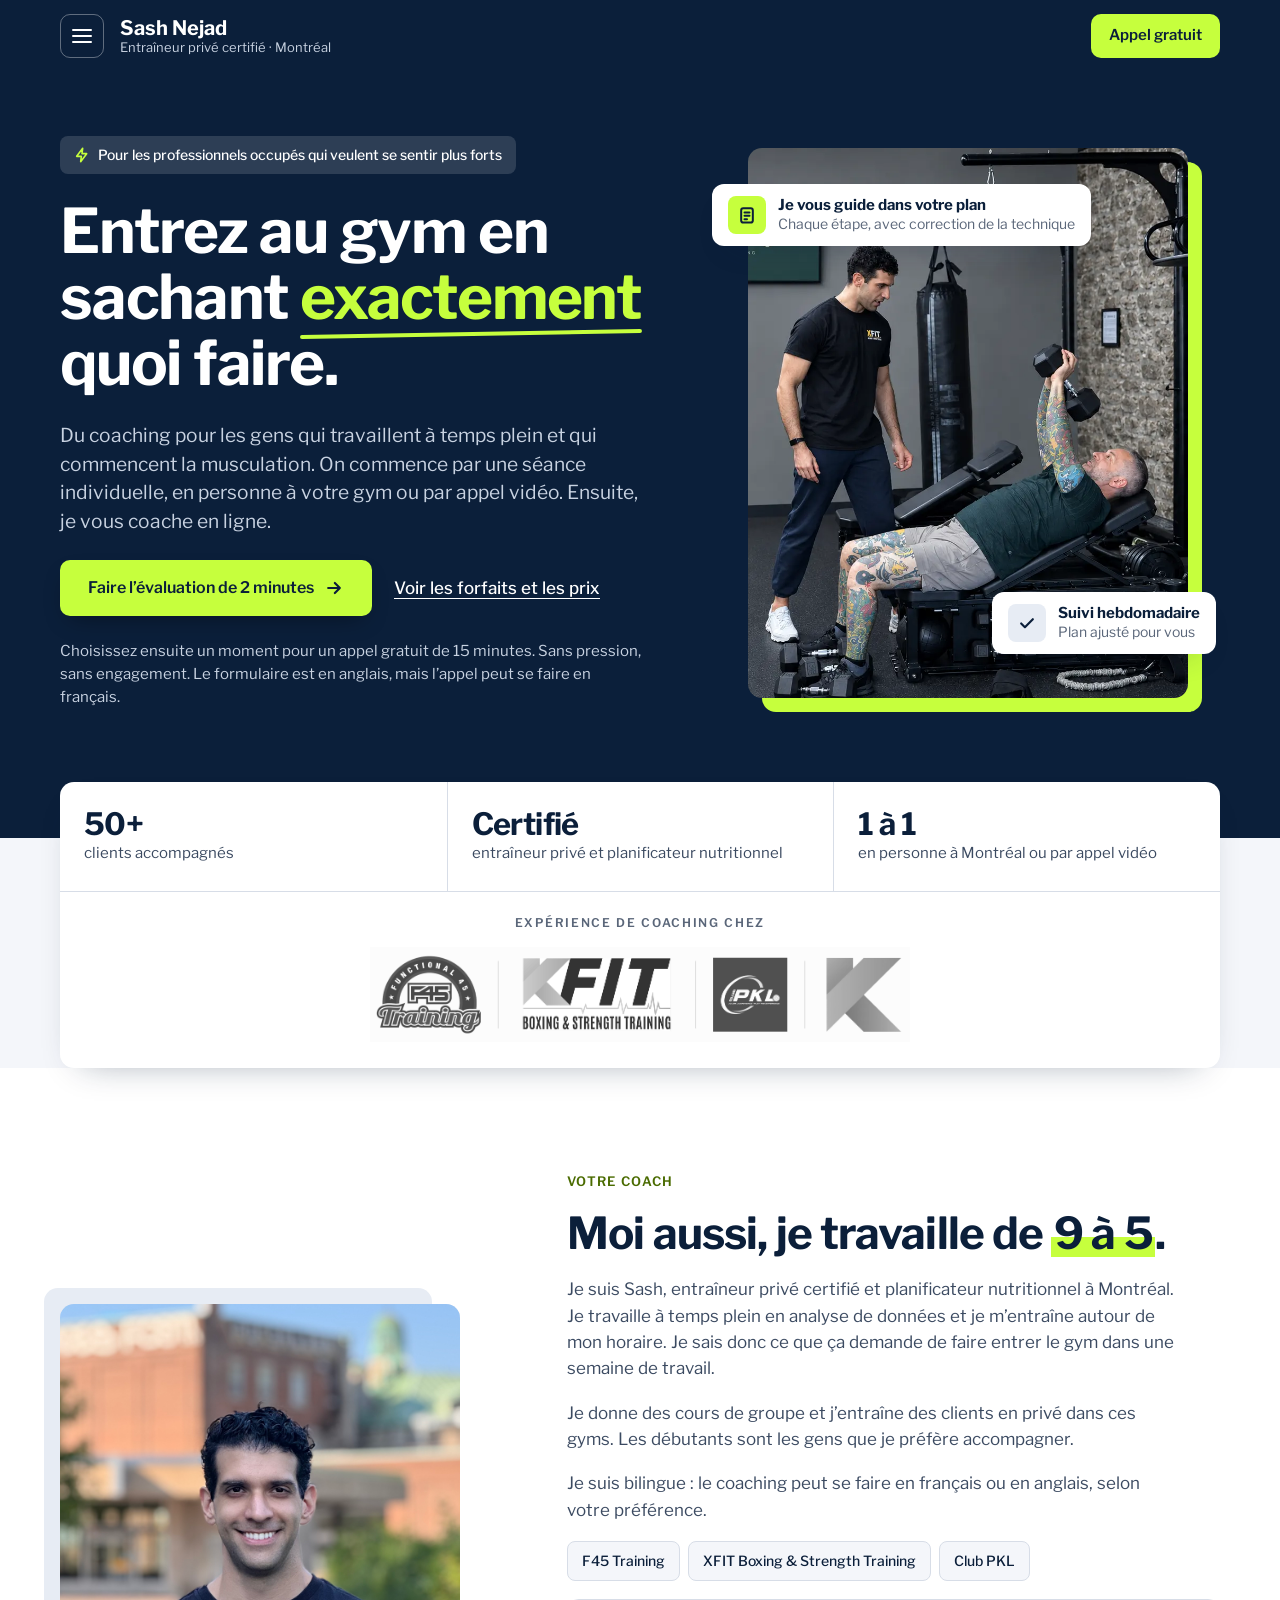
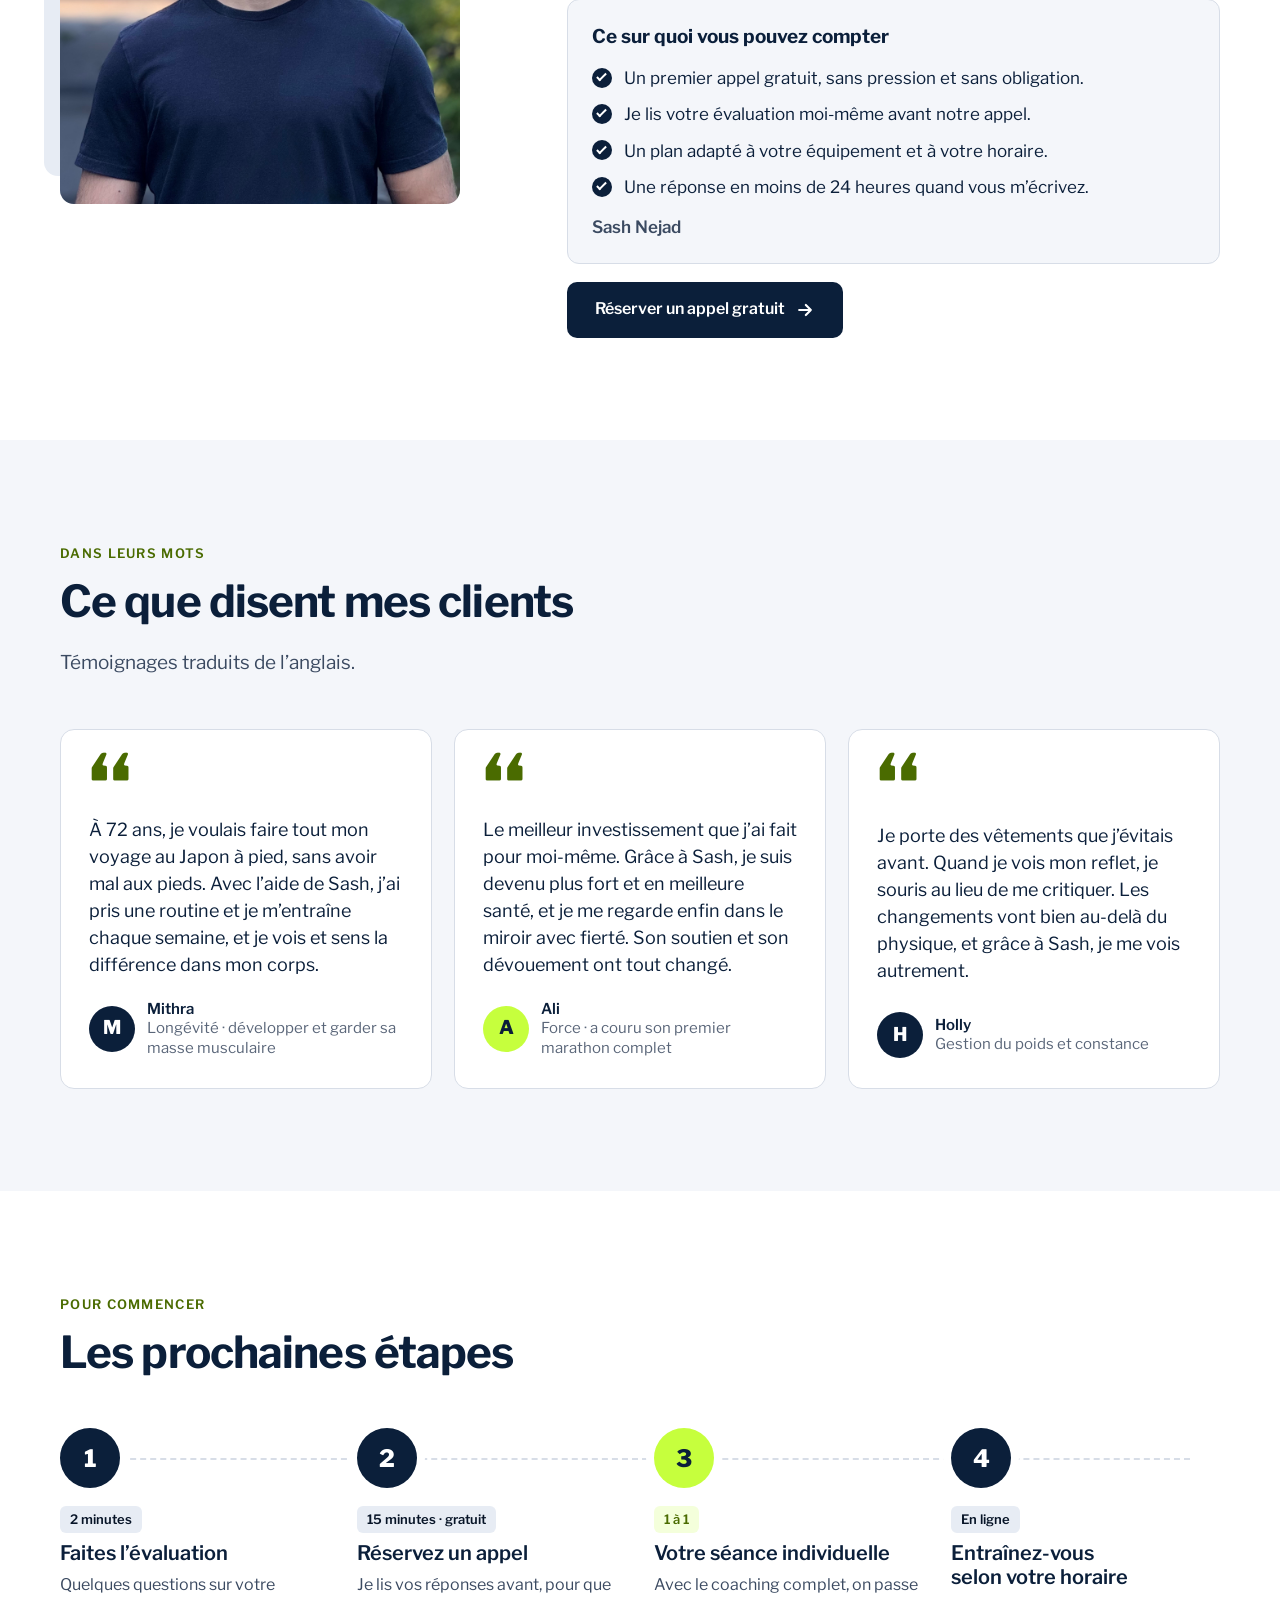
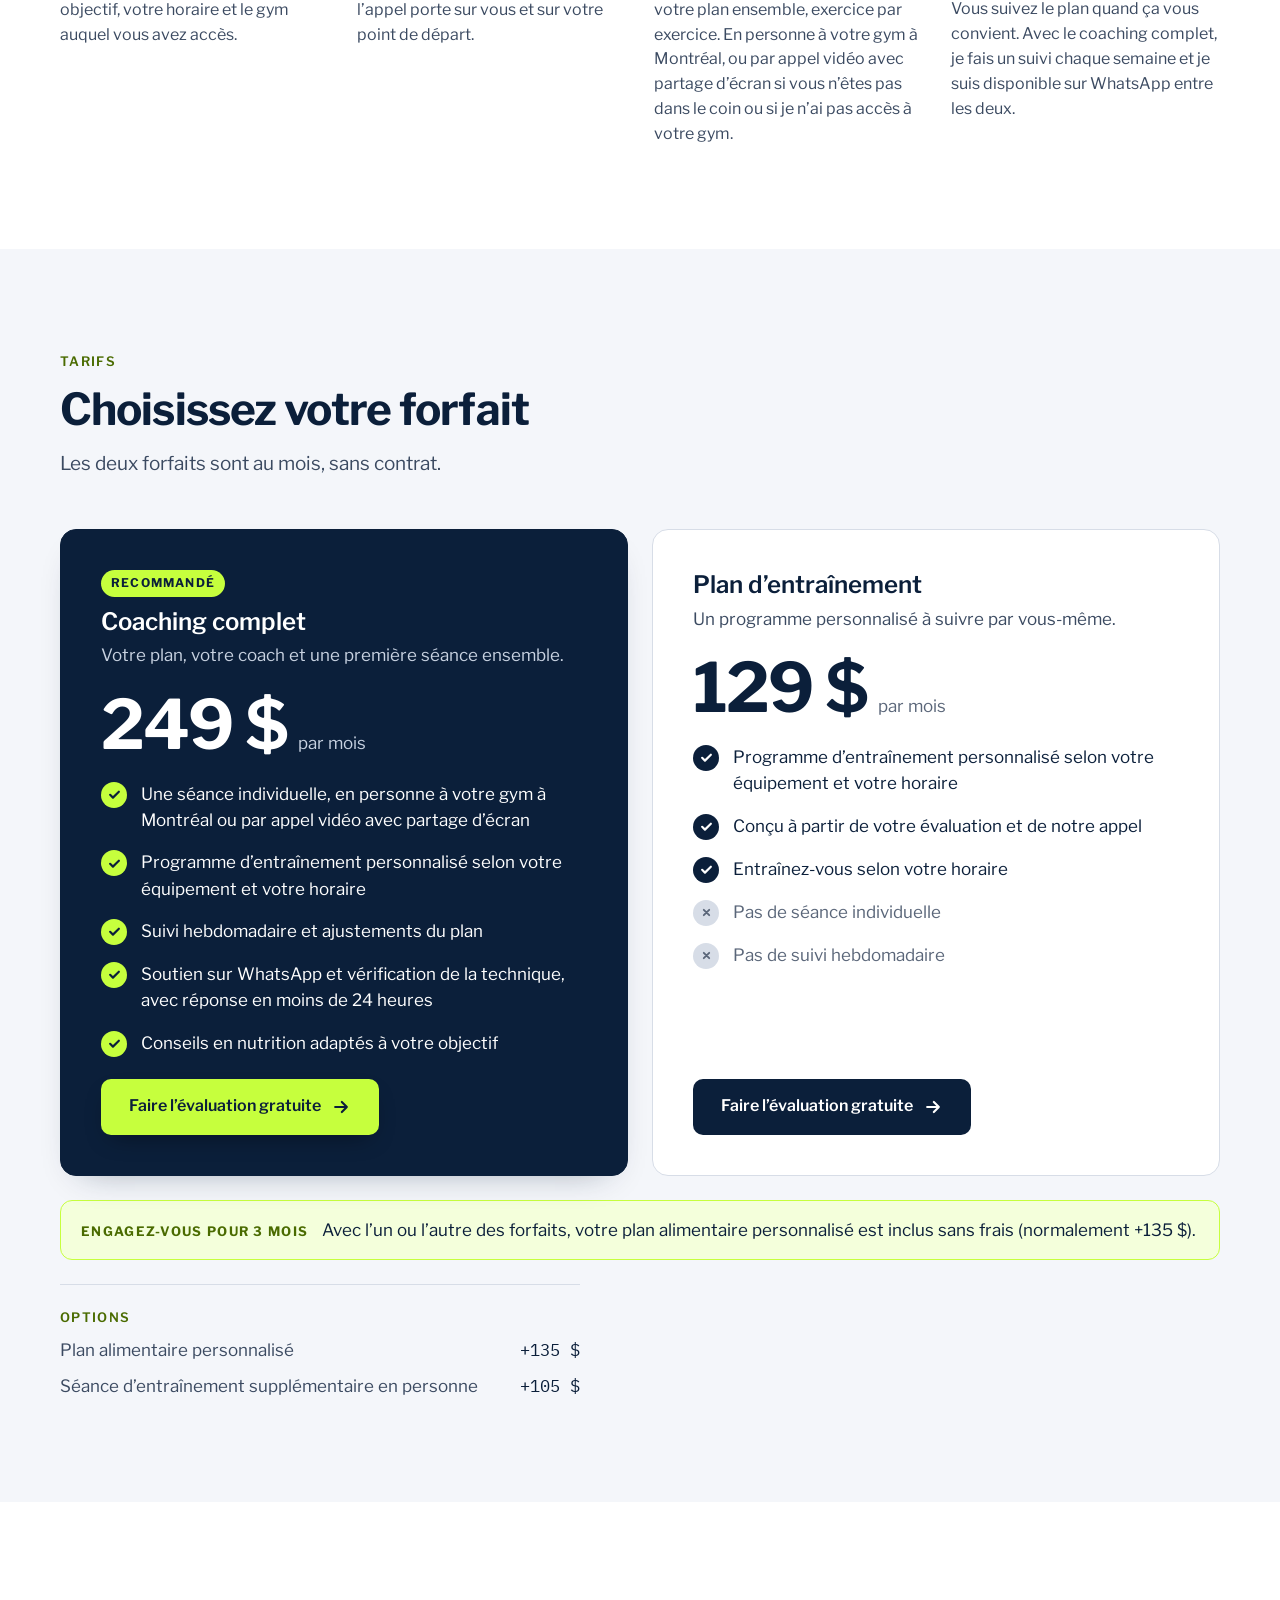
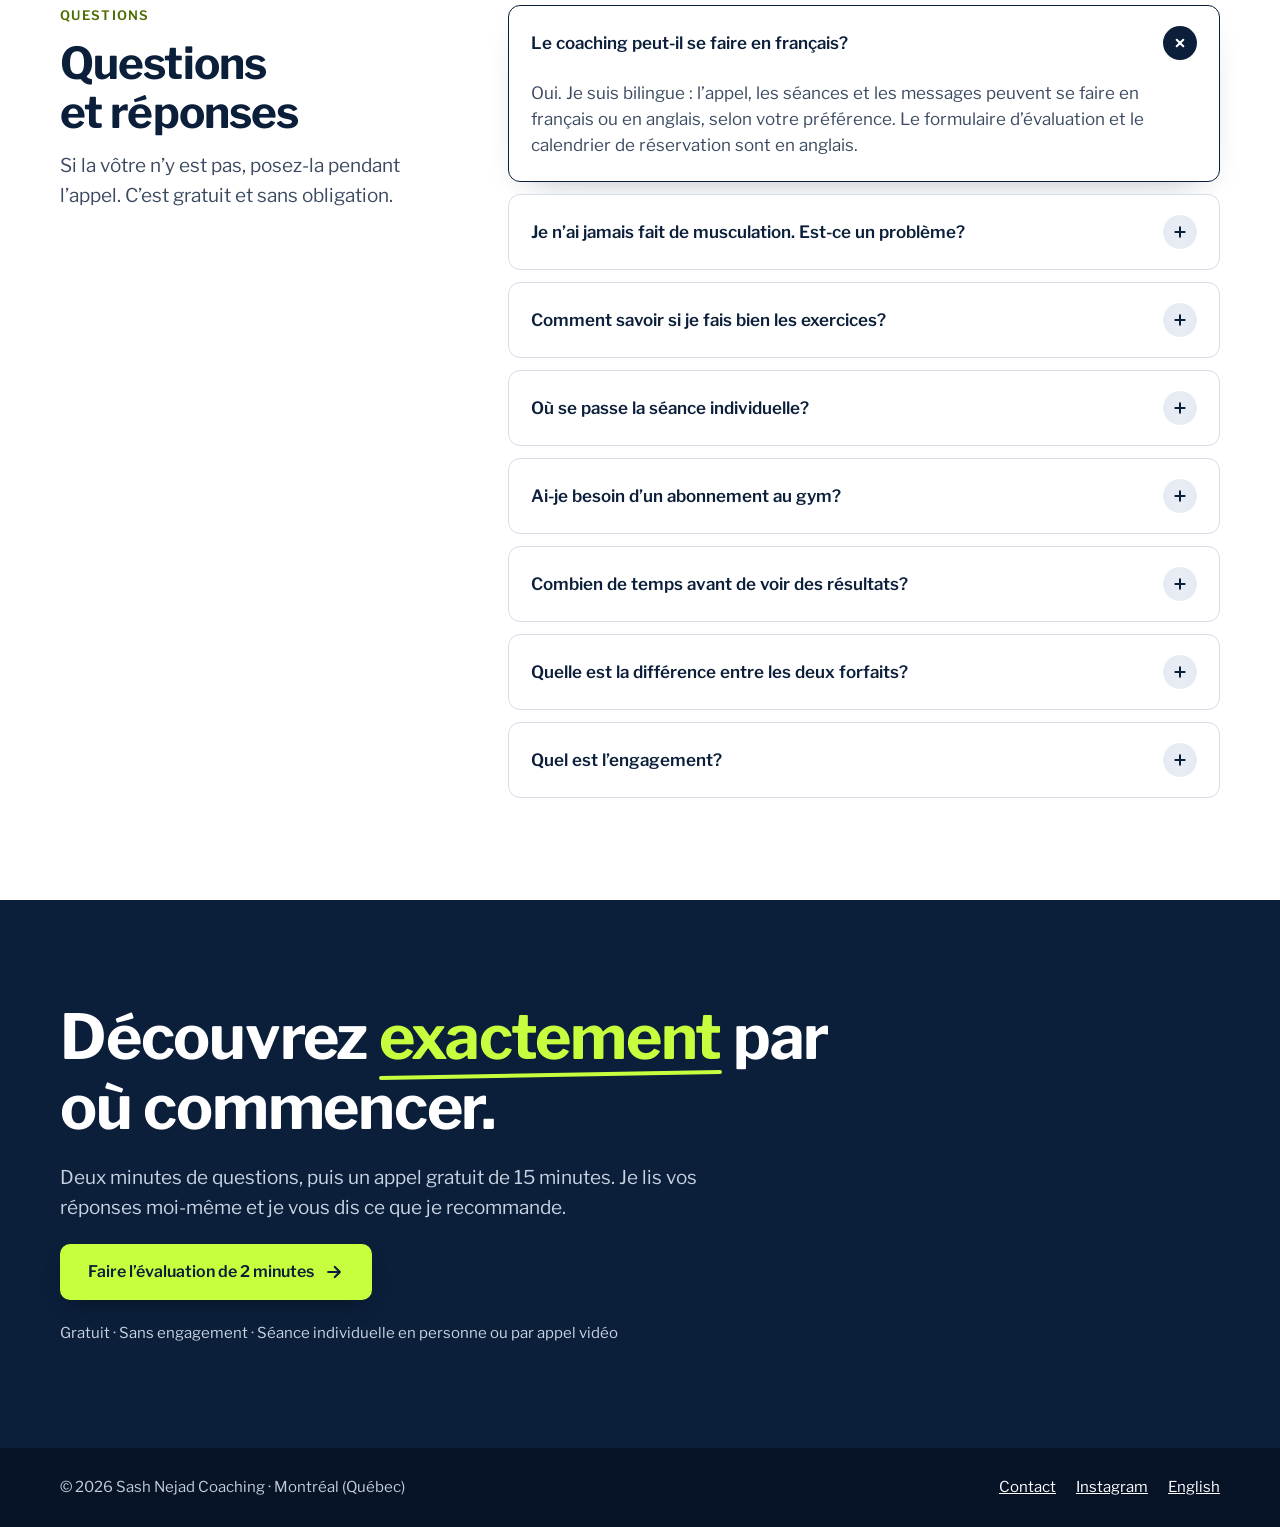
<file: fr/index.html>
<!DOCTYPE html>
<html lang="fr-CA">
<head>
<meta charset="utf-8">
<meta name="viewport" content="width=device-width, initial-scale=1.0">
<meta name="theme-color" content="#0B1F3A">

<!-- Google tag (gtag.js) -->
<script async src="https://www.googletagmanager.com/gtag/js?id=G-15GEWQ8VV3"></script>
<script>
  window.dataLayer = window.dataLayer || [];
  function gtag(){dataLayer.push(arguments);}
  gtag('js', new Date());

  gtag('config', 'G-15GEWQ8VV3');
  gtag('config', 'AW-18391822714');
</script>

<title>Sash Nejad - Entraîneur privé en ligne et à Montréal</title>
<meta name="description" content="Entraînement privé en ligne pour professionnels occupés à Montréal : une séance individuelle en personne ou par appel vidéo, un plan personnalisé et un suivi chaque semaine. Réservez un appel gratuit de 15 minutes.">
<meta name="robots" content="index, follow, max-image-preview:large, max-snippet:-1">
<link rel="canonical" href="https://sashnejad.com/fr/">
<link rel="alternate" hreflang="en" href="https://sashnejad.com/">
<link rel="alternate" hreflang="fr-CA" href="https://sashnejad.com/fr/">
<link rel="alternate" hreflang="x-default" href="https://sashnejad.com/">
<meta property="og:type" content="website">
<meta property="og:site_name" content="Sash Nejad Coaching">
<meta property="og:locale" content="fr_CA">
<meta property="og:locale:alternate" content="en_CA">
<meta property="og:title" content="Sash Nejad - Entraîneur privé en ligne et à Montréal">
<meta property="og:description" content="Entraînement privé en ligne pour professionnels occupés à Montréal : une séance individuelle en personne ou par appel vidéo, un plan personnalisé et un suivi chaque semaine. Réservez un appel gratuit de 15 minutes.">
<meta property="og:url" content="https://sashnejad.com/fr/">
<meta property="og:image" content="https://sashnejad.com/Gym.webp">
<meta name="twitter:card" content="summary_large_image">

<link rel="icon" type="image/png" href="/favicon-96x96.png" sizes="96x96" />
<link rel="icon" type="image/svg+xml" href="/favicon.svg" />
<link rel="shortcut icon" href="/favicon.ico" />
<link rel="apple-touch-icon" sizes="180x180" href="/apple-touch-icon.png" />
<link rel="manifest" href="/site.webmanifest" />

<!-- Google Tag Manager -->
<script>(function(w,d,s,l,i){w[l]=w[l]||[];w[l].push({'gtm.start':
new Date().getTime(),event:'gtm.js'});var f=d.getElementsByTagName(s)[0],
j=d.createElement(s),dl=l!='dataLayer'?'&l='+l:'';j.async=true;j.src=
'https://www.googletagmanager.com/gtm.js?id='+i+dl;f.parentNode.insertBefore(j,f);
})(window,document,'script','dataLayer','GTM-TTW9QDB4');</script>
<!-- End Google Tag Manager -->

<!-- Meta Pixel Code -->
<script>
!function(f,b,e,v,n,t,s)
{if(f.fbq)return;n=f.fbq=function(){n.callMethod?
n.callMethod.apply(n,arguments):n.queue.push(arguments)};
if(!f._fbq)f._fbq=n;n.push=n;n.loaded=!0;n.version='2.0';
n.queue=[];t=b.createElement(e);t.async=!0;
t.src=v;s=b.getElementsByTagName(e)[0];
s.parentNode.insertBefore(t,s)}(window, document,'script',
'https://connect.facebook.net/en_US/fbevents.js');
fbq('init', '3907175546258255');
fbq('track', 'PageView');
</script>
<!-- End Meta Pixel Code -->

<link rel="preconnect" href="https://fonts.googleapis.com">
<link rel="preconnect" href="https://fonts.gstatic.com" crossorigin>
<link rel="stylesheet" href="https://fonts.googleapis.com/css2?family=Libre+Franklin:wght@400;500;600;700&display=swap">
<link rel="stylesheet" href="https://fonts.googleapis.com/css2?family=IBM+Plex+Mono:wght@500&display=swap">
<link rel="stylesheet" href="/assets/site.css">

<script type="application/ld+json">
{
 "@context": "https://schema.org",
 "@graph": [
  {
   "@type": "WebSite",
   "@id": "https://sashnejad.com/#website",
   "url": "https://sashnejad.com/",
   "name": "Sash Nejad Coaching",
   "inLanguage": "fr-CA",
   "publisher": {
    "@id": "https://sashnejad.com/#business"
   }
  },
  {
   "@type": "WebPage",
   "@id": "https://sashnejad.com/fr/#webpage",
   "url": "https://sashnejad.com/fr/",
   "name": "Sash Nejad - Entraîneur privé en ligne et à Montréal",
   "description": "Entraînement privé en ligne pour professionnels occupés à Montréal : une séance individuelle en personne ou par appel vidéo, un plan personnalisé et un suivi chaque semaine. Réservez un appel gratuit de 15 minutes.",
   "isPartOf": {
    "@id": "https://sashnejad.com/#website"
   },
   "about": {
    "@id": "https://sashnejad.com/#business"
   },
   "primaryImageOfPage": {
    "@type": "ImageObject",
    "url": "https://sashnejad.com/Gym.webp"
   },
   "inLanguage": "fr-CA"
  },
  {
   "@type": "ProfessionalService",
   "@id": "https://sashnejad.com/#business",
   "name": "Sash Nejad Coaching",
   "url": "https://sashnejad.com/",
   "description": "Entraînement privé pour professionnels occupés : coaching en ligne partout dans le monde, avec séances individuelles en personne à Montréal ou par appel vidéo.",
   "image": "https://sashnejad.com/Gym.webp",
   "logo": "https://sashnejad.com/favicon-96x96.png",
   "email": "Sash.Nejad@gmail.com",
   "founder": {
    "@id": "https://sashnejad.com/#sash"
   },
   "employee": {
    "@id": "https://sashnejad.com/#sash"
   },
   "address": {
    "@type": "PostalAddress",
    "addressLocality": "Montréal",
    "addressRegion": "QC",
    "addressCountry": "CA"
   },
   "areaServed": [
    {
     "@type": "City",
     "name": "Montréal"
    },
    {
     "@type": "Place",
     "name": "En ligne, partout dans le monde"
    }
   ],
   "priceRange": "129 $ à 249 $ par mois",
   "sameAs": [
    "https://www.instagram.com/sashnejad",
    "https://www.linkedin.com/in/sash-nejad/",
    "https://maps.google.com/?cid=7305544424755858509"
   ],
   "hasOfferCatalog": {
    "@type": "OfferCatalog",
    "name": "Forfaits de coaching",
    "itemListElement": [
     {
      "@type": "Offer",
      "name": "Coaching complet",
      "url": "https://sashnejad.com/fr/#pricing",
      "price": 249,
      "priceCurrency": "CAD",
      "priceSpecification": {
       "@type": "UnitPriceSpecification",
       "price": 249,
       "priceCurrency": "CAD",
       "unitText": "MONTH"
      },
      "itemOffered": {
       "@type": "Service",
       "name": "Coaching complet",
       "description": "Une séance individuelle en personne ou par appel vidéo, un programme d’entraînement personnalisé, un suivi chaque semaine, du soutien sur WhatsApp avec vérification de la technique, et des conseils en nutrition.",
       "serviceType": "Entraînement privé",
       "provider": {
        "@id": "https://sashnejad.com/#business"
       }
      }
     },
     {
      "@type": "Offer",
      "name": "Plan d’entraînement",
      "url": "https://sashnejad.com/fr/#pricing",
      "price": 129,
      "priceCurrency": "CAD",
      "priceSpecification": {
       "@type": "UnitPriceSpecification",
       "price": 129,
       "priceCurrency": "CAD",
       "unitText": "MONTH"
      },
      "itemOffered": {
       "@type": "Service",
       "name": "Plan d’entraînement",
       "description": "Un programme d’entraînement personnalisé à suivre par vous-même. Pas de séance individuelle ni de suivi hebdomadaire.",
       "serviceType": "Entraînement privé",
       "provider": {
        "@id": "https://sashnejad.com/#business"
       }
      }
     }
    ]
   }
  },
  {
   "@type": "Person",
   "@id": "https://sashnejad.com/#sash",
   "name": "Sash Nejad",
   "url": "https://sashnejad.com/",
   "jobTitle": "Entraîneur privé certifié et planificateur nutritionnel",
   "image": "https://sashnejad.com/SNPhoto.jpeg",
   "worksFor": {
    "@id": "https://sashnejad.com/#business"
   },
   "address": {
    "@type": "PostalAddress",
    "addressLocality": "Montréal",
    "addressRegion": "QC",
    "addressCountry": "CA"
   },
   "knowsAbout": [
    "Musculation",
    "Musculation pour débutants",
    "Planification nutritionnelle",
    "Entraînement privé en ligne"
   ],
   "sameAs": [
    "https://www.instagram.com/sashnejad",
    "https://www.linkedin.com/in/sash-nejad/"
   ]
  },
  {
   "@type": "FAQPage",
   "@id": "https://sashnejad.com/fr/#faq",
   "mainEntity": [
    {
     "@type": "Question",
     "name": "Le coaching peut-il se faire en français?",
     "acceptedAnswer": {
      "@type": "Answer",
      "text": "Oui. Je suis bilingue : l’appel, les séances et les messages peuvent se faire en français ou en anglais, selon votre préférence. Le formulaire d’évaluation et le calendrier de réservation sont en anglais."
     }
    },
    {
     "@type": "Question",
     "name": "Je n’ai jamais fait de musculation. Est-ce un problème?",
     "acceptedAnswer": {
      "@type": "Answer",
      "text": "Non. Ce coaching est conçu pour les gens qui partent de zéro. La première séance couvre les bases, et le plan commence à votre niveau."
     }
    },
    {
     "@type": "Question",
     "name": "Comment savoir si je fais bien les exercices?",
     "acceptedAnswer": {
      "@type": "Answer",
      "text": "On passe chaque exercice ensemble à la première séance. Ensuite, envoyez-moi une courte vidéo de n’importe quel exercice sur WhatsApp et je vous dirai quoi ajuster."
     }
    },
    {
     "@type": "Question",
     "name": "Où se passe la séance individuelle?",
     "acceptedAnswer": {
      "@type": "Answer",
      "text": "En personne à votre gym, dans Griffintown et le centre de Montréal, par exemple le gym de votre immeuble à condos ou celui où vous êtes membre. Si vous n’êtes pas dans le coin, ou si je ne peux pas accéder à votre gym, on la fait par appel vidéo avec partage d’écran. Je peux quand même vous guider dans chaque exercice et vérifier votre technique."
     }
    },
    {
     "@type": "Question",
     "name": "Ai-je besoin d’un abonnement au gym?",
     "acceptedAnswer": {
      "@type": "Answer",
      "text": "Non. Votre programme est conçu selon ce que vous avez : le gym de votre condo, quelques haltères à la maison, ou seulement votre poids corporel."
     }
    },
    {
     "@type": "Question",
     "name": "Combien de temps avant de voir des résultats?",
     "acceptedAnswer": {
      "@type": "Answer",
      "text": "Ça dépend de votre point de départ. Beaucoup de clients remarquent plus d’énergie et de confiance dès les premières semaines. Les changements physiques s’installent au fil des mois d’entraînement régulier."
     }
    },
    {
     "@type": "Question",
     "name": "Quelle est la différence entre les deux forfaits?",
     "acceptedAnswer": {
      "@type": "Answer",
      "text": "Les deux vous donnent un programme d’entraînement personnalisé. Le coaching complet ajoute une séance individuelle, en personne ou par appel vidéo, et un suivi chaque semaine, pour que j’ajuste le plan avec vous au fur et à mesure. Le plan d’entraînement, c’est le programme seul, à suivre par vous-même."
     }
    },
    {
     "@type": "Question",
     "name": "Quel est l’engagement?",
     "acceptedAnswer": {
      "@type": "Answer",
      "text": "L’appel est gratuit et sans obligation. Les deux forfaits sont au mois. Si vous vous engagez pour 3 mois avec l’un ou l’autre des forfaits, votre plan alimentaire personnalisé est inclus sans frais. Et 3 mois, c’est un délai réaliste pour apprendre les mouvements et prendre l’habitude."
     }
    }
   ],
   "inLanguage": "fr-CA"
  }
 ]
}
</script>
</head>
<body>
<!-- Google Tag Manager (noscript) -->
<noscript><iframe src="https://www.googletagmanager.com/ns.html?id=GTM-TTW9QDB4" height="0" width="0" style="display:none;visibility:hidden"></iframe></noscript>
<!-- End Google Tag Manager (noscript) -->
<noscript><img height="1" width="1" style="display:none" alt="" src="https://www.facebook.com/tr?id=3907175546258255&ev=PageView&noscript=1"></noscript>

<a class="skip" href="#main">Passer au contenu</a>

<header class="top">
  <div class="wrap">
    <button class="menu-btn" type="button" aria-expanded="false" aria-controls="site-menu" aria-label="Ouvrir le menu">
      <span class="menu-btn__bars" aria-hidden="true"><span></span><span></span><span></span></span>
    </button>
    <a class="brand" href="/fr/"><b>Sash Nejad</b><span>Entraîneur privé certifié<span class="brand__city">  · Montréal</span></span></a>
    <a class="btn btn--accent top__cta" href="/assessment/" data-cta="header">Appel gratuit</a>
  </div>
  <nav class="menu" id="site-menu" aria-label="Principal" hidden>
    <ul>
      <li><a href="/calculators/">Calculateurs</a></li>
      <li><a href="/blog/">Blogue</a></li>
      <li><a href="/contact/">Contact</a></li>
      <li><a class="menu__lang lang-switch" href="/" hreflang="en" lang="en">English</a></li>
    </ul>
  </nav>
</header>

<main id="main">

  <section class="hero">
    <div class="rings" aria-hidden="true"></div>
    <div class="wrap">
      <div class="hero__copy">
        <span class="pill"><svg aria-hidden="true" width="16" height="16" viewBox="0 0 24 24" fill="none" stroke="currentColor" stroke-width="2.4" stroke-linecap="round" stroke-linejoin="round"><path d="M13 2L4 14h7l-1 8 9-12h-7l1-8z"/></svg>Pour les professionnels occupés qui veulent se sentir plus forts</span>
        <h1>Entrez au gym en sachant <span class="mark">exactement</span> quoi faire.</h1>
        <p class="hero__lead">Du coaching pour les gens qui travaillent à temps plein et qui commencent la musculation. On commence par une séance individuelle, en personne à votre gym ou par appel vidéo. Ensuite, je vous coache en ligne.</p>
        <div class="hero__cta" id="hero-cta">
          <a class="btn btn--accent" href="/assessment/" data-cta="hero">Faire l’évaluation de 2 minutes <svg aria-hidden="true" width="20" height="20" viewBox="0 0 24 24" fill="none" stroke="currentColor" stroke-width="2.6" stroke-linecap="round" stroke-linejoin="round"><path d="M5 12h14M13 6l6 6-6 6"/></svg></a>
          <a class="hero__more" href="#pricing">Voir les forfaits et les prix</a>
        </div>
        <span class="hero__note">Choisissez ensuite un moment pour un appel gratuit de 15 minutes. Sans pression, sans engagement. Le formulaire est en anglais, mais l’appel peut se faire en français.</span>
      </div>

      <div class="shot">
        <img src="/Gym.webp" alt="Sash Nejad guide un client dans un développé avec haltères, à son espace d’entraînement à Montréal" width="833" height="1065">
        <div class="float float--a">
          <i><svg aria-hidden="true" width="20" height="20" viewBox="0 0 24 24" fill="none" stroke="currentColor" stroke-width="2.4" stroke-linecap="round" stroke-linejoin="round"><rect x="5" y="4" width="14" height="17" rx="2.5"/><path d="M9 9h6M9 13h6M9 17h3"/></svg></i>
          <div><b>Je vous guide dans votre plan</b><span>Chaque étape, avec correction de la technique</span></div>
        </div>
        <div class="float float--b">
          <i><svg aria-hidden="true" width="20" height="20" viewBox="0 0 24 24" fill="none" stroke="currentColor" stroke-width="2.6" stroke-linecap="round" stroke-linejoin="round"><path d="M5 12.5l4.5 4.5L19 7.5"/></svg></i>
          <div><b>Suivi hebdomadaire</b><span>Plan ajusté pour vous</span></div>
        </div>
      </div>
    </div>
  </section>

  <div class="stats">
    <div class="stats__card">
      <ul aria-label="Qualifications">
        <li><b>50+</b><span>clients accompagnés</span></li>
        <!-- TODO: name the body that certified you. A named credential is more convincing than the word "certified". -->
        <li><b>Certifié</b><span>entraîneur privé et planificateur nutritionnel</span></li>
        <li><b>1 à 1</b><span>en personne à Montréal ou par appel vidéo</span></li>
      </ul>
      <div class="creds">
        <p class="creds__label">Expérience de coaching chez</p>
        <img src="/Affl.png" alt="Gyms et studios où Sash a coaché : F45 Training, XFIT Boxing &amp; Strength Training, Club PKL" loading="lazy">
      </div>
    </div>
  </div>

  <section class="sec sec--white" id="coach">
    <div class="wrap coach">
      <div class="coach__photo">
        <img src="/SNPhoto.jpeg" alt="Sash Nejad, entraîneur privé certifié" loading="lazy">
      </div>
      <div class="coach__copy">
        <span class="eyebrow">Votre coach</span>
        <h2>Moi aussi, je travaille de <span class="hl">9 à 5</span>.</h2>
        <p>Je suis Sash, entraîneur privé certifié et planificateur nutritionnel à Montréal. Je travaille à temps plein en analyse de données et je m’entraîne autour de mon horaire. Je sais donc ce que ça demande de faire entrer le gym dans une semaine de travail.</p>
        <p>Je donne des cours de groupe et j’entraîne des clients en privé dans ces gyms. Les débutants sont les gens que je préfère accompagner.</p>
        <p>Je suis bilingue : le coaching peut se faire en français ou en anglais, selon votre préférence.</p>
        <ul class="chips" aria-label="Expérience de coaching chez">
          <li>F45 Training</li>
          <li>XFIT Boxing &amp; Strength Training</li>
          <li>Club PKL</li>
        </ul>
        <div class="promise">
          <p class="promise__title">Ce sur quoi vous pouvez compter</p>
          <ul>
            <li>Un premier appel gratuit, sans pression et sans obligation.</li>
            <li>Je lis votre évaluation moi-même avant notre appel.</li>
            <li>Un plan adapté à votre équipement et à votre horaire.</li>
            <li>Une réponse en moins de 24 heures quand vous m’écrivez.</li>
          </ul>
          <p class="sign">Sash Nejad</p>
        </div>
        <a class="btn btn--primary" href="/assessment/" data-cta="coach">Réserver un appel gratuit <svg aria-hidden="true" width="20" height="20" viewBox="0 0 24 24" fill="none" stroke="currentColor" stroke-width="2.6" stroke-linecap="round" stroke-linejoin="round"><path d="M5 12h14M13 6l6 6-6 6"/></svg></a>
      </div>
    </div>
  </section>

  <section class="sec" id="results">
    <div class="wrap">
      <div class="head">
        <span class="eyebrow">Dans leurs mots</span>
        <h2>Ce que disent mes clients</h2>
        <p class="note-tr">Témoignages traduits de l’anglais.</p>
      </div>
      <!-- TODO: when you have one, swap in a testimonial from a client who started as a beginner while working full-time (name, job and photo, with permission). -->
      <!-- TODO: once you have Google reviews, add your rating and a link to them here. -->
      <div class="quotes">
        <figure class="quote">
          <blockquote>À 72 ans, je voulais faire tout mon voyage au Japon à pied, sans avoir mal aux pieds. Avec l’aide de Sash, j’ai pris une routine et je m’entraîne chaque semaine, et je vois et sens la différence dans mon corps.</blockquote>
          <figcaption><i aria-hidden="true">M</i><div><b>Mithra</b><span>Longévité · développer et garder sa masse musculaire</span></div></figcaption>
        </figure>
        <figure class="quote">
          <blockquote>Le meilleur investissement que j’ai fait pour moi-même. Grâce à Sash, je suis devenu plus fort et en meilleure santé, et je me regarde enfin dans le miroir avec fierté. Son soutien et son dévouement ont tout changé.</blockquote>
          <figcaption><i aria-hidden="true">A</i><div><b>Ali</b><span>Force · a couru son premier marathon complet</span></div></figcaption>
        </figure>
        <figure class="quote">
          <blockquote>Je porte des vêtements que j’évitais avant. Quand je vois mon reflet, je souris au lieu de me critiquer. Les changements vont bien au-delà du physique, et grâce à Sash, je me vois autrement.</blockquote>
          <figcaption><i aria-hidden="true">H</i><div><b>Holly</b><span>Gestion du poids et constance</span></div></figcaption>
        </figure>
      </div>
    </div>
  </section>

  <!-- ==================== BEFORE & AFTER (DISABLED) ====================
    ADS COMPLIANCE: kept switched off, as on the previous page. Before/after images are restricted
    by personal-health ad policies when they appear on an ad destination page.
    Keep this off on any page that receives paid traffic.

  <section class="sec" id="beforeafter">
    <div class="wrap">
      <figure><img src="BeforeAfterHolly.png" alt="Client transformation"><figcaption>Holly</figcaption></figure>
      <figure><img src="BeforeAfterAliReza.png" alt="Client transformation"><figcaption>AliReza</figcaption></figure>
    </div>
  </section>
  ==================== END BEFORE & AFTER (DISABLED) ==================== -->

  <section class="sec sec--white" id="start">
    <div class="wrap">
      <div class="head">
        <span class="eyebrow">Pour commencer</span>
        <h2>Les prochaines étapes</h2>
      </div>
      <ol class="steps">
        <li class="step">
          <span class="step__tag">2 minutes</span>
          <h3>Faites l’évaluation</h3>
          <p>Quelques questions sur votre objectif, votre horaire et le gym auquel vous avez accès.</p>
        </li>
        <li class="step">
          <span class="step__tag">15 minutes · gratuit</span>
          <h3>Réservez un appel</h3>
          <p>Je lis vos réponses avant, pour que l’appel porte sur vous et sur votre point de départ.</p>
        </li>
        <li class="step step--inperson">
          <span class="step__tag">1 à 1</span>
          <h3>Votre séance individuelle</h3>
          <p>Avec le coaching complet, on passe votre plan ensemble, exercice par exercice. En personne à votre gym à Montréal, ou par appel vidéo avec partage d’écran si vous n’êtes pas dans le coin ou si je n’ai pas accès à votre gym.</p>
        </li>
        <li class="step">
          <span class="step__tag">En ligne</span>
          <h3>Entraînez-vous selon votre horaire</h3>
          <p>Vous suivez le plan quand ça vous convient. Avec le coaching complet, je fais un suivi chaque semaine et je suis disponible sur WhatsApp entre les deux.</p>
        </li>
      </ol>
    </div>
  </section>


  <section class="sec" id="pricing">
    <div class="wrap">
      <div class="head">
        <span class="eyebrow">Tarifs</span>
        <h2>Choisissez votre forfait</h2>
        <p>Les deux forfaits sont au mois, sans contrat.</p>
      </div>
      <!-- TODO: state the currency (for example "$249 CAD" and "$129 CAD"). -->
      <div class="plans">
        <div class="tier tier--full">
          <div class="tier__top">
            <span class="tier__badge">Recommandé</span>
            <h3>Coaching complet</h3>
            <p class="tier__sub">Votre plan, votre coach et une première séance ensemble.</p>
          </div>
          <p class="tier__price"><b>249 $</b><span>par mois</span></p>
          <ul class="includes">
            <li><i><svg aria-hidden="true" width="15" height="15" viewBox="0 0 24 24" fill="none" stroke="currentColor" stroke-width="3.4" stroke-linecap="round" stroke-linejoin="round"><path d="M5 12.5l4.5 4.5L19 7.5"/></svg></i><span>Une séance individuelle, en personne à votre gym à Montréal ou par appel vidéo avec partage d’écran</span></li>
            <li><i><svg aria-hidden="true" width="15" height="15" viewBox="0 0 24 24" fill="none" stroke="currentColor" stroke-width="3.4" stroke-linecap="round" stroke-linejoin="round"><path d="M5 12.5l4.5 4.5L19 7.5"/></svg></i><span>Programme d’entraînement personnalisé selon votre équipement et votre horaire</span></li>
            <li><i><svg aria-hidden="true" width="15" height="15" viewBox="0 0 24 24" fill="none" stroke="currentColor" stroke-width="3.4" stroke-linecap="round" stroke-linejoin="round"><path d="M5 12.5l4.5 4.5L19 7.5"/></svg></i><span>Suivi hebdomadaire et ajustements du plan</span></li>
            <li><i><svg aria-hidden="true" width="15" height="15" viewBox="0 0 24 24" fill="none" stroke="currentColor" stroke-width="3.4" stroke-linecap="round" stroke-linejoin="round"><path d="M5 12.5l4.5 4.5L19 7.5"/></svg></i><span>Soutien sur WhatsApp et vérification de la technique, avec réponse en moins de 24 heures</span></li>
            <li><i><svg aria-hidden="true" width="15" height="15" viewBox="0 0 24 24" fill="none" stroke="currentColor" stroke-width="3.4" stroke-linecap="round" stroke-linejoin="round"><path d="M5 12.5l4.5 4.5L19 7.5"/></svg></i><span>Conseils en nutrition adaptés à votre objectif</span></li>
          </ul>
          <a class="btn btn--accent" href="/assessment/" data-cta="pricing-full">Faire l’évaluation gratuite <svg aria-hidden="true" width="20" height="20" viewBox="0 0 24 24" fill="none" stroke="currentColor" stroke-width="2.6" stroke-linecap="round" stroke-linejoin="round"><path d="M5 12h14M13 6l6 6-6 6"/></svg></a>
        </div>
        <div class="tier">
          <div class="tier__top">
            <h3>Plan d’entraînement</h3>
            <p class="tier__sub">Un programme personnalisé à suivre par vous-même.</p>
          </div>
          <p class="tier__price"><b>129 $</b><span>par mois</span></p>
          <ul class="includes">
            <li><i><svg aria-hidden="true" width="15" height="15" viewBox="0 0 24 24" fill="none" stroke="currentColor" stroke-width="3.4" stroke-linecap="round" stroke-linejoin="round"><path d="M5 12.5l4.5 4.5L19 7.5"/></svg></i><span>Programme d’entraînement personnalisé selon votre équipement et votre horaire</span></li>
            <li><i><svg aria-hidden="true" width="15" height="15" viewBox="0 0 24 24" fill="none" stroke="currentColor" stroke-width="3.4" stroke-linecap="round" stroke-linejoin="round"><path d="M5 12.5l4.5 4.5L19 7.5"/></svg></i><span>Conçu à partir de votre évaluation et de notre appel</span></li>
            <li><i><svg aria-hidden="true" width="15" height="15" viewBox="0 0 24 24" fill="none" stroke="currentColor" stroke-width="3.4" stroke-linecap="round" stroke-linejoin="round"><path d="M5 12.5l4.5 4.5L19 7.5"/></svg></i><span>Entraînez-vous selon votre horaire</span></li>
            <li class="is-no"><i><svg aria-hidden="true" width="13" height="13" viewBox="0 0 24 24" fill="none" stroke="currentColor" stroke-width="3.4" stroke-linecap="round"><path d="M7 7l10 10M17 7L7 17"/></svg></i><span>Pas de séance individuelle</span></li>
            <li class="is-no"><i><svg aria-hidden="true" width="13" height="13" viewBox="0 0 24 24" fill="none" stroke="currentColor" stroke-width="3.4" stroke-linecap="round"><path d="M7 7l10 10M17 7L7 17"/></svg></i><span>Pas de suivi hebdomadaire</span></li>
          </ul>
          <a class="btn btn--primary" href="/assessment/" data-cta="pricing-workout">Faire l’évaluation gratuite <svg aria-hidden="true" width="20" height="20" viewBox="0 0 24 24" fill="none" stroke="currentColor" stroke-width="2.6" stroke-linecap="round" stroke-linejoin="round"><path d="M5 12h14M13 6l6 6-6 6"/></svg></a>
        </div>
      </div>

      <!-- 3-MONTH BONUS: delete this block to remove the offer. -->
      <p class="bonus"><b>Engagez-vous pour 3 mois</b><span>Avec l’un ou l’autre des forfaits, votre plan alimentaire personnalisé est inclus sans frais (normalement +135 $).</span></p>
      <!-- END 3-MONTH BONUS -->

      <div class="addons addons--plans">
        <span class="eyebrow">Options</span>
        <div><span>Plan alimentaire personnalisé</span><span>+135 $</span></div>
        <div><span>Séance d’entraînement supplémentaire en personne</span><span>+105 $</span></div>
      </div>
    </div>
  </section>

  <section class="sec sec--white" id="faq">
    <div class="wrap faq">
      <div class="head">
        <span class="eyebrow">Questions</span>
        <h2>Questions et réponses</h2>
        <p>Si la vôtre n’y est pas, posez-la pendant l’appel. C’est gratuit et sans obligation.</p>
      </div>
      <div class="faq__list">
        <details open>
          <summary>Le coaching peut-il se faire en français? <i><svg aria-hidden="true" width="16" height="16" viewBox="0 0 24 24" fill="none" stroke="currentColor" stroke-width="3" stroke-linecap="round"><path d="M12 5v14M5 12h14"/></svg></i></summary>
          <p>Oui. Je suis bilingue : l’appel, les séances et les messages peuvent se faire en français ou en anglais, selon votre préférence. Le formulaire d’évaluation et le calendrier de réservation sont en anglais.</p>
        </details>
        <details>
          <summary>Je n’ai jamais fait de musculation. Est-ce un problème? <i><svg aria-hidden="true" width="16" height="16" viewBox="0 0 24 24" fill="none" stroke="currentColor" stroke-width="3" stroke-linecap="round"><path d="M12 5v14M5 12h14"/></svg></i></summary>
          <p>Non. Ce coaching est conçu pour les gens qui partent de zéro. La première séance couvre les bases, et le plan commence à votre niveau.</p>
        </details>
        <details>
          <summary>Comment savoir si je fais bien les exercices? <i><svg aria-hidden="true" width="16" height="16" viewBox="0 0 24 24" fill="none" stroke="currentColor" stroke-width="3" stroke-linecap="round"><path d="M12 5v14M5 12h14"/></svg></i></summary>
          <p>On passe chaque exercice ensemble à la première séance. Ensuite, envoyez-moi une courte vidéo de n’importe quel exercice sur WhatsApp et je vous dirai quoi ajuster.</p>
        </details>
        <!-- TODO: confirm the areas where you do the in-person session. -->
        <details>
          <summary>Où se passe la séance individuelle? <i><svg aria-hidden="true" width="16" height="16" viewBox="0 0 24 24" fill="none" stroke="currentColor" stroke-width="3" stroke-linecap="round"><path d="M12 5v14M5 12h14"/></svg></i></summary>
          <p>En personne à votre gym, dans Griffintown et le centre de Montréal, par exemple le gym de votre immeuble à condos ou celui où vous êtes membre. Si vous n’êtes pas dans le coin, ou si je ne peux pas accéder à votre gym, on la fait par appel vidéo avec partage d’écran. Je peux quand même vous guider dans chaque exercice et vérifier votre technique.</p>
        </details>
        <details>
          <summary>Ai-je besoin d’un abonnement au gym? <i><svg aria-hidden="true" width="16" height="16" viewBox="0 0 24 24" fill="none" stroke="currentColor" stroke-width="3" stroke-linecap="round"><path d="M12 5v14M5 12h14"/></svg></i></summary>
          <p>Non. Votre programme est conçu selon ce que vous avez : le gym de votre condo, quelques haltères à la maison, ou seulement votre poids corporel.</p>
        </details>
        <details>
          <summary>Combien de temps avant de voir des résultats? <i><svg aria-hidden="true" width="16" height="16" viewBox="0 0 24 24" fill="none" stroke="currentColor" stroke-width="3" stroke-linecap="round"><path d="M12 5v14M5 12h14"/></svg></i></summary>
          <p>Ça dépend de votre point de départ. Beaucoup de clients remarquent plus d’énergie et de confiance dès les premières semaines. Les changements physiques s’installent au fil des mois d’entraînement régulier.</p>
        </details>
        <details>
          <summary>Quelle est la différence entre les deux forfaits? <i><svg aria-hidden="true" width="16" height="16" viewBox="0 0 24 24" fill="none" stroke="currentColor" stroke-width="3" stroke-linecap="round"><path d="M12 5v14M5 12h14"/></svg></i></summary>
          <p>Les deux vous donnent un programme d’entraînement personnalisé. Le coaching complet ajoute une séance individuelle, en personne ou par appel vidéo, et un suivi chaque semaine, pour que j’ajuste le plan avec vous au fur et à mesure. Le plan d’entraînement, c’est le programme seul, à suivre par vous-même.</p>
        </details>
        <details>
          <summary>Quel est l’engagement? <i><svg aria-hidden="true" width="16" height="16" viewBox="0 0 24 24" fill="none" stroke="currentColor" stroke-width="3" stroke-linecap="round"><path d="M12 5v14M5 12h14"/></svg></i></summary>
          <p>L’appel est gratuit et sans obligation. Les deux forfaits sont au mois. Si vous vous engagez pour 3 mois avec l’un ou l’autre des forfaits, votre plan alimentaire personnalisé est inclus sans frais. Et 3 mois, c’est un délai réaliste pour apprendre les mouvements et prendre l’habitude.</p>
        </details>
      </div>
    </div>
  </section>

  <section class="sec sec--primary">
    <div class="rings rings--low" aria-hidden="true"></div>
    <div class="wrap">
      <div class="final">
        <h2>Découvrez <span class="mark">exactement</span> par où commencer.</h2>
        <p>Deux minutes de questions, puis un appel gratuit de 15 minutes. Je lis vos réponses moi-même et je vous dis ce que je recommande.</p>
        <a class="btn btn--accent" href="/assessment/" data-cta="final">Faire l’évaluation de 2 minutes <svg aria-hidden="true" width="20" height="20" viewBox="0 0 24 24" fill="none" stroke="currentColor" stroke-width="2.6" stroke-linecap="round" stroke-linejoin="round"><path d="M5 12h14M13 6l6 6-6 6"/></svg></a>
        <small>Gratuit · Sans engagement · Séance individuelle en personne ou par appel vidéo</small>
      </div>
    </div>
  </section>

</main>

<footer class="foot">
  <div class="wrap">
    <span>© 2026 Sash Nejad Coaching · Montréal (Québec)</span>
    <nav aria-label="Pied de page">
      <a href="/contact/">Contact</a>
      <a href="https://www.instagram.com/sashnejad">Instagram</a>
      <a class="foot__lang lang-switch" href="/" hreflang="en" lang="en">English</a>
    </nav>
  </div>
</footer>
<script>
(function () {
  // Menu button: opens and closes the page menu under the header.
  var btn = document.querySelector('.menu-btn');
  var menu = document.getElementById('site-menu');
  if (!btn || !menu) return;
  function set(open) {
    btn.setAttribute('aria-expanded', String(open));
    btn.setAttribute('aria-label', open ? 'Fermer le menu' : 'Ouvrir le menu');
    menu.hidden = !open;
  }
  btn.addEventListener('click', function () { set(menu.hidden); });
  menu.addEventListener('click', function (e) { if (e.target.closest('a')) set(false); });
  document.addEventListener('keydown', function (e) {
    if (e.key === 'Escape' && !menu.hidden) { set(false); btn.focus(); }
  });
  document.addEventListener('click', function (e) {
    if (!menu.hidden && !e.target.closest('.top')) set(false);
  });
})();
</script>

</body>
</html>
</file>
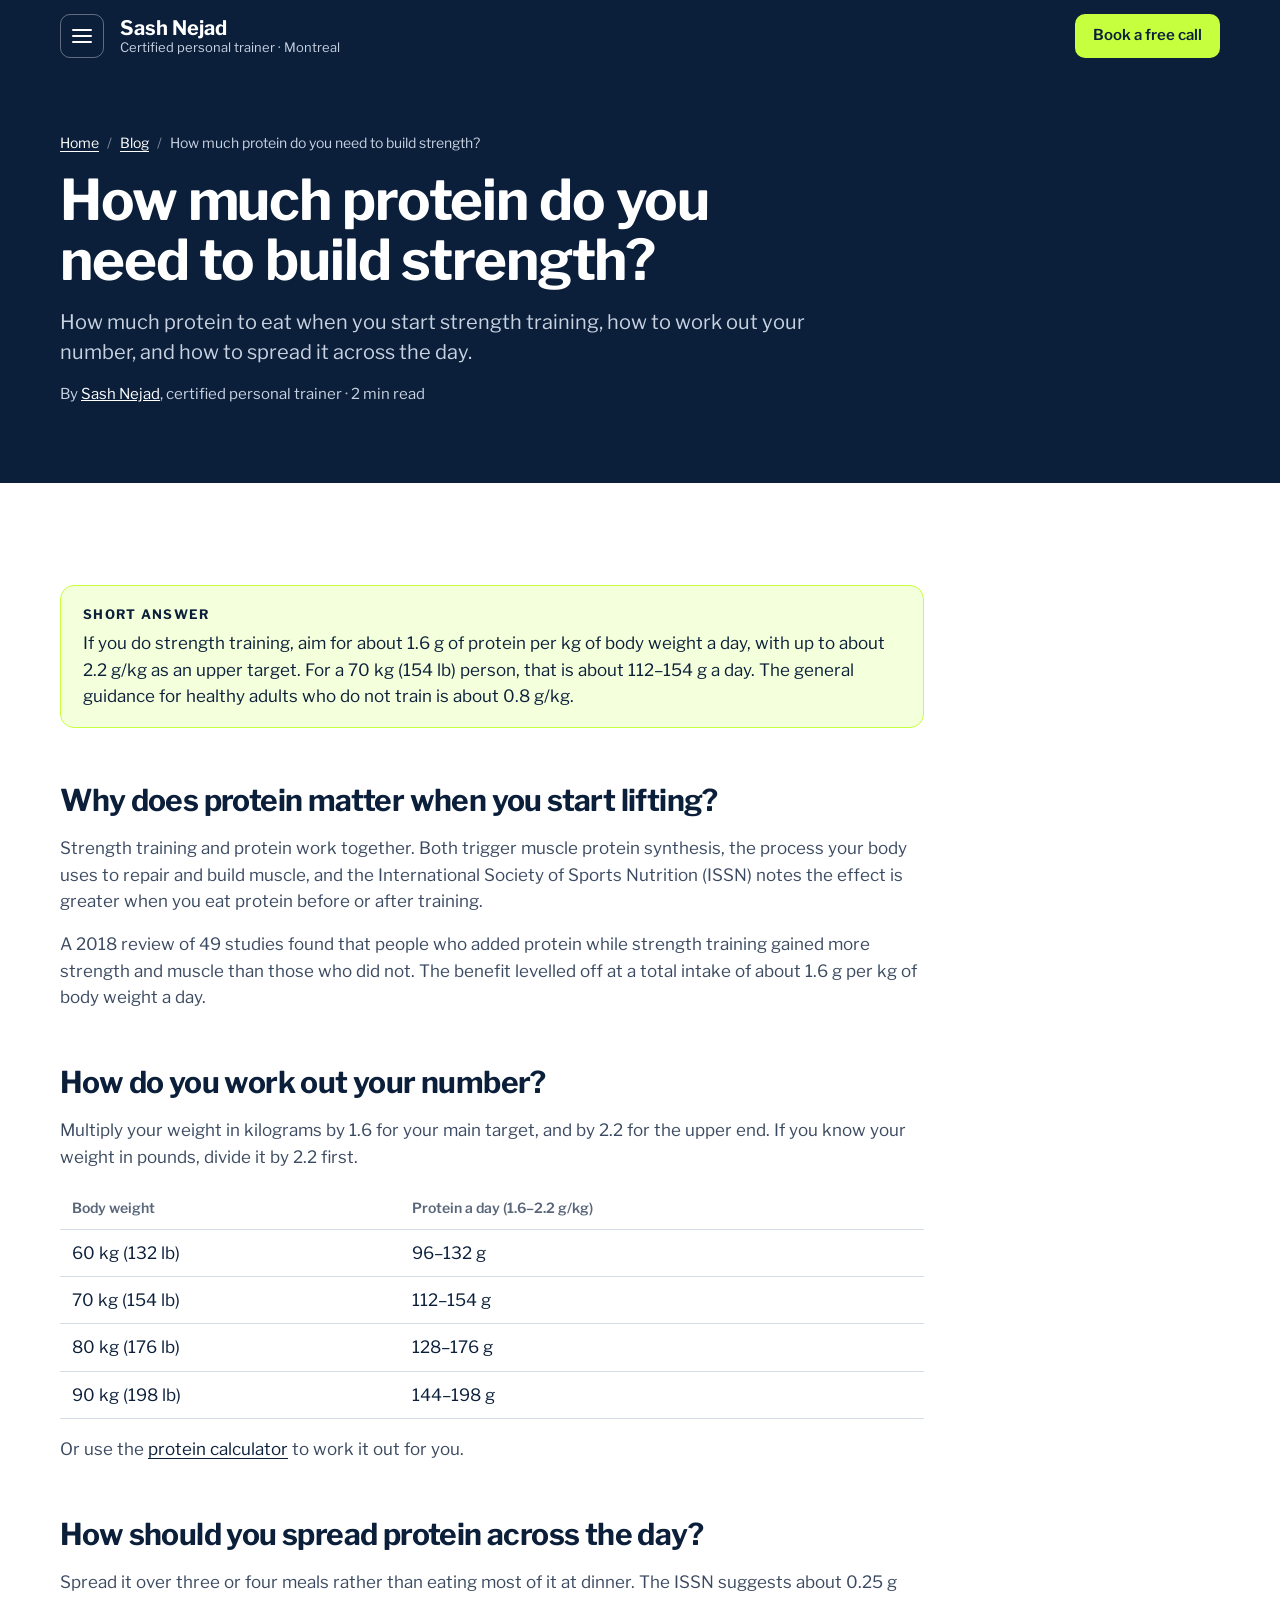
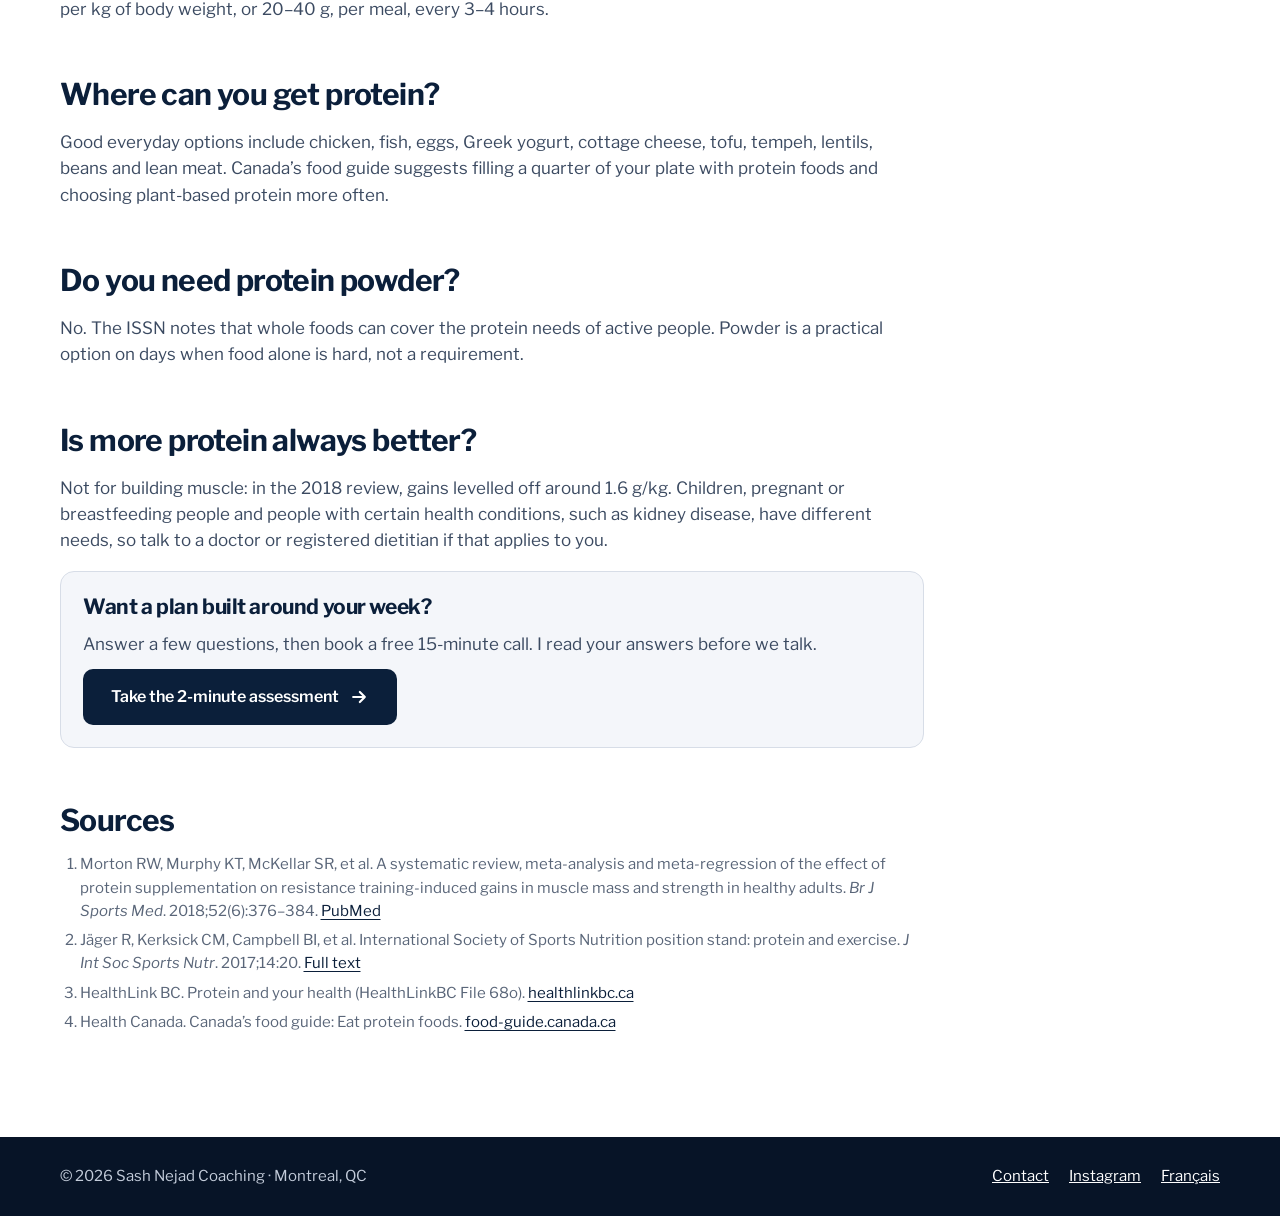
<file: blog/how-much-protein-to-build-strength/index.html>
<!DOCTYPE html>
<html lang="en">
<head>
<meta charset="utf-8">
<meta name="viewport" content="width=device-width, initial-scale=1.0">
<meta name="theme-color" content="#0B1F3A">

<!-- Google tag (gtag.js) -->
<script async src="https://www.googletagmanager.com/gtag/js?id=G-15GEWQ8VV3"></script>
<script>
  window.dataLayer = window.dataLayer || [];
  function gtag(){dataLayer.push(arguments);}
  gtag('js', new Date());

  gtag('config', 'G-15GEWQ8VV3');
  gtag('config', 'AW-18391822714');
</script>

<title>How Much Protein Do You Need to Build Strength? | Sash Nejad Coaching</title>
<meta name="description" content="How much protein to eat when you start strength training, how to work out your number, and how to spread it across the day.">
<meta name="robots" content="index, follow, max-image-preview:large, max-snippet:-1">
<link rel="canonical" href="https://sashnejad.com/blog/how-much-protein-to-build-strength/">
<meta property="og:type" content="article">
<meta property="og:site_name" content="Sash Nejad Coaching">
<meta property="og:locale" content="en_CA">
<meta property="og:title" content="How Much Protein Do You Need to Build Strength? | Sash Nejad Coaching">
<meta property="og:description" content="How much protein to eat when you start strength training, how to work out your number, and how to spread it across the day.">
<meta property="og:url" content="https://sashnejad.com/blog/how-much-protein-to-build-strength/">
<meta property="og:image" content="https://sashnejad.com/Gym.webp">
<meta name="twitter:card" content="summary_large_image">

<link rel="icon" type="image/png" href="/favicon-96x96.png" sizes="96x96" />
<link rel="icon" type="image/svg+xml" href="/favicon.svg" />
<link rel="shortcut icon" href="/favicon.ico" />
<link rel="apple-touch-icon" sizes="180x180" href="/apple-touch-icon.png" />
<link rel="manifest" href="/site.webmanifest" />

<!-- Google Tag Manager -->
<script>(function(w,d,s,l,i){w[l]=w[l]||[];w[l].push({'gtm.start':
new Date().getTime(),event:'gtm.js'});var f=d.getElementsByTagName(s)[0],
j=d.createElement(s),dl=l!='dataLayer'?'&l='+l:'';j.async=true;j.src=
'https://www.googletagmanager.com/gtm.js?id='+i+dl;f.parentNode.insertBefore(j,f);
})(window,document,'script','dataLayer','GTM-TTW9QDB4');</script>
<!-- End Google Tag Manager -->

<!-- Meta Pixel Code -->
<script>
!function(f,b,e,v,n,t,s)
{if(f.fbq)return;n=f.fbq=function(){n.callMethod?
n.callMethod.apply(n,arguments):n.queue.push(arguments)};
if(!f._fbq)f._fbq=n;n.push=n;n.loaded=!0;n.version='2.0';
n.queue=[];t=b.createElement(e);t.async=!0;
t.src=v;s=b.getElementsByTagName(e)[0];
s.parentNode.insertBefore(t,s)}(window, document,'script',
'https://connect.facebook.net/en_US/fbevents.js');
fbq('init', '3907175546258255');
fbq('track', 'PageView');
</script>
<!-- End Meta Pixel Code -->

<link rel="preconnect" href="https://fonts.googleapis.com">
<link rel="preconnect" href="https://fonts.gstatic.com" crossorigin>
<link rel="stylesheet" href="https://fonts.googleapis.com/css2?family=Libre+Franklin:wght@400;500;600;700&display=swap">
<link rel="stylesheet" href="https://fonts.googleapis.com/css2?family=IBM+Plex+Mono:wght@500&display=swap">
<link rel="stylesheet" href="/assets/site.css">

<script type="application/ld+json">
{
 "@context": "https://schema.org",
 "@graph": [
  {
   "@type": "WebSite",
   "@id": "https://sashnejad.com/#website",
   "url": "https://sashnejad.com/",
   "name": "Sash Nejad Coaching"
  },
  {
   "@type": "ProfessionalService",
   "@id": "https://sashnejad.com/#business",
   "name": "Sash Nejad Coaching",
   "url": "https://sashnejad.com/"
  },
  {
   "@type": "Person",
   "@id": "https://sashnejad.com/#sash",
   "name": "Sash Nejad",
   "url": "https://sashnejad.com/"
  },
  {
   "@type": "BlogPosting",
   "@id": "https://sashnejad.com/blog/how-much-protein-to-build-strength/#article",
   "headline": "How much protein do you need to build strength?",
   "description": "How much protein to eat when you start strength training, how to work out your number, and how to spread it across the day.",
   "url": "https://sashnejad.com/blog/how-much-protein-to-build-strength/",
   "mainEntityOfPage": "https://sashnejad.com/blog/how-much-protein-to-build-strength/",
   "inLanguage": "en-CA",
   "image": "https://sashnejad.com/Gym.webp",
   "author": {
    "@id": "https://sashnejad.com/#sash"
   },
   "publisher": {
    "@id": "https://sashnejad.com/#business"
   },
   "isPartOf": {
    "@id": "https://sashnejad.com/blog/#blog"
   },
   "wordCount": 394,
   "abstract": "If you do strength training, aim for about 1.6 g of protein per kg of body weight a day, with up to about 2.2 g/kg as an upper target. For a 70 kg (154 lb) person, that is about 112–154 g a day. The general guidance for healthy adults who do not train is about 0.8 g/kg.",
   "citation": [
    "Morton RW, Murphy KT, McKellar SR, et al. A systematic review, meta-analysis and meta-regression of the effect of protein supplementation on resistance training-induced gains in muscle mass and strength in healthy adults. Br J Sports Med. 2018;52(6):376–384",
    "Jäger R, Kerksick CM, Campbell BI, et al. International Society of Sports Nutrition position stand: protein and exercise. J Int Soc Sports Nutr. 2017;14:20",
    "HealthLink BC. Protein and your health (HealthLinkBC File 68o)",
    "Health Canada. Canada’s food guide: Eat protein foods"
   ]
  },
  {
   "@type": "BreadcrumbList",
   "itemListElement": [
    {
     "@type": "ListItem",
     "position": 1,
     "name": "Home",
     "item": "https://sashnejad.com/"
    },
    {
     "@type": "ListItem",
     "position": 2,
     "name": "Blog",
     "item": "https://sashnejad.com/blog/"
    },
    {
     "@type": "ListItem",
     "position": 3,
     "name": "How much protein do you need to build strength?",
     "item": "https://sashnejad.com/blog/how-much-protein-to-build-strength/"
    }
   ],
   "@id": "https://sashnejad.com/blog/how-much-protein-to-build-strength/#breadcrumb"
  }
 ]
}
</script>
</head>
<body>
<!-- Google Tag Manager (noscript) -->
<noscript><iframe src="https://www.googletagmanager.com/ns.html?id=GTM-TTW9QDB4" height="0" width="0" style="display:none;visibility:hidden"></iframe></noscript>
<!-- End Google Tag Manager (noscript) -->
<noscript><img height="1" width="1" style="display:none" alt="" src="https://www.facebook.com/tr?id=3907175546258255&ev=PageView&noscript=1"></noscript>

<a class="skip" href="#main">Skip to content</a>

<header class="top">
  <div class="wrap">
    <button class="menu-btn" type="button" aria-expanded="false" aria-controls="site-menu" aria-label="Open menu">
      <span class="menu-btn__bars" aria-hidden="true"><span></span><span></span><span></span></span>
    </button>
    <a class="brand" href="/"><b>Sash Nejad</b><span>Certified personal trainer<span class="brand__city"> · Montreal</span></span></a>
    <a class="btn btn--accent top__cta" href="/assessment/" data-cta="header">Book a free call</a>
  </div>
  <nav class="menu" id="site-menu" aria-label="Main" hidden>
    <ul>
      <li><a href="/calculators/">Calculators</a></li>
      <li><a href="/blog/" aria-current="true">Blog</a></li>
      <li><a href="/contact/">Contact</a></li>
      <li><a class="menu__lang lang-switch" href="/fr/" hreflang="fr-CA" lang="fr-CA">Français</a></li>
    </ul>
  </nav>
</header>

<main id="main">
  <section class="page-hero">
    <div class="rings" aria-hidden="true"></div>
    <div class="wrap">
      <nav class="crumbs" aria-label="Breadcrumb"><ol><li><a href="/">Home</a></li><li><a href="/blog/">Blog</a></li><li aria-current="page">How much protein do you need to build strength?</li></ol></nav>
      <h1>How much protein do you need to build strength?</h1>
      <p class="page-hero__lead">How much protein to eat when you start strength training, how to work out your number, and how to spread it across the day.</p>
      <p class="page-hero__meta">By <a href="/#coach">Sash Nejad</a>, certified personal trainer · 2 min read</p>
    </div>
  </section>

  <section class="sec sec--white">
    <div class="wrap">
      <article class="prose">
        <div class="answer">
          <p class="answer__label">Short answer</p>
          <p>If you do strength training, aim for about 1.6 g of protein per kg of body weight a day, with up to about 2.2 g/kg as an upper target. For a 70 kg (154 lb) person, that is about 112–154 g a day. The general guidance for healthy adults who do not train is about 0.8 g/kg.</p>
        </div>

        <h2>Why does protein matter when you start lifting?</h2>
        <p>Strength training and protein work together. Both trigger muscle protein synthesis, the process your body uses to repair and build muscle, and the International Society of Sports Nutrition (ISSN) notes the effect is greater when you eat protein before or after training.</p>
        <p>A 2018 review of 49 studies found that people who added protein while strength training gained more strength and muscle than those who did not. The benefit levelled off at a total intake of about 1.6 g per kg of body weight a day.</p>

        <h2>How do you work out your number?</h2>
        <p>Multiply your weight in kilograms by 1.6 for your main target, and by 2.2 for the upper end. If you know your weight in pounds, divide it by 2.2 first.</p>
        <div class="table-wrap">
          <table class="simple">
            <thead><tr><th scope="col">Body weight</th><th scope="col">Protein a day (1.6–2.2 g/kg)</th></tr></thead>
            <tbody>
              <tr><td>60 kg (132 lb)</td><td>96–132 g</td></tr>
              <tr><td>70 kg (154 lb)</td><td>112–154 g</td></tr>
              <tr><td>80 kg (176 lb)</td><td>128–176 g</td></tr>
              <tr><td>90 kg (198 lb)</td><td>144–198 g</td></tr>
            </tbody>
          </table>
        </div>
        <p>Or use the <a href="/calculators/protein-calculator/">protein calculator</a> to work it out for you.</p>

        <h2>How should you spread protein across the day?</h2>
        <p>Spread it over three or four meals rather than eating most of it at dinner. The ISSN suggests about 0.25 g per kg of body weight, or 20–40 g, per meal, every 3–4 hours.</p>

        <h2>Where can you get protein?</h2>
        <p>Good everyday options include chicken, fish, eggs, Greek yogurt, cottage cheese, tofu, tempeh, lentils, beans and lean meat. Canada’s food guide suggests filling a quarter of your plate with protein foods and choosing plant-based protein more often.</p>

        <h2>Do you need protein powder?</h2>
        <p>No. The ISSN notes that whole foods can cover the protein needs of active people. Powder is a practical option on days when food alone is hard, not a requirement.</p>

        <h2>Is more protein always better?</h2>
        <p>Not for building muscle: in the 2018 review, gains levelled off around 1.6 g/kg. Children, pregnant or breastfeeding people and people with certain health conditions, such as kidney disease, have different needs, so talk to a doctor or registered dietitian if that applies to you.</p>

        <aside class="cta-box">
          <h2>Want a plan built around your week?</h2>
          <p>Answer a few questions, then book a free 15-minute call. I read your answers before we talk.</p>
          <a class="btn btn--primary" href="/assessment/" data-cta="blog-protein">Take the 2-minute assessment <svg aria-hidden="true" width="20" height="20" viewBox="0 0 24 24" fill="none" stroke="currentColor" stroke-width="2.6" stroke-linecap="round" stroke-linejoin="round"><path d="M5 12h14M13 6l6 6-6 6"/></svg></a>
        </aside>

      <h2 id="sources">Sources</h2>
      <ol class="sources">
        <li>Morton RW, Murphy KT, McKellar SR, et al. A systematic review, meta-analysis and meta-regression of the effect of protein supplementation on resistance training-induced gains in muscle mass and strength in healthy adults. <em>Br J Sports Med</em>. 2018;52(6):376–384. <a href="https://pubmed.ncbi.nlm.nih.gov/28698222/">PubMed</a></li>
        <li>Jäger R, Kerksick CM, Campbell BI, et al. International Society of Sports Nutrition position stand: protein and exercise. <em>J Int Soc Sports Nutr</em>. 2017;14:20. <a href="https://jissn.biomedcentral.com/articles/10.1186/s12970-017-0177-8">Full text</a></li>
        <li>HealthLink BC. Protein and your health (HealthLinkBC File 68o). <a href="https://www.healthlinkbc.ca/healthlinkbc-files/protein-and-your-health">healthlinkbc.ca</a></li>
        <li>Health Canada. Canada’s food guide: Eat protein foods. <a href="https://food-guide.canada.ca/en/healthy-eating-recommendations/make-it-a-habit-to-eat-vegetables-fruit-whole-grains-and-protein-foods/eat-protein-foods/">food-guide.canada.ca</a></li>
      </ol>
      </article>
    </div>
  </section>
</main>

<footer class="foot">
  <div class="wrap">
    <span>© 2026 Sash Nejad Coaching · Montreal, QC</span>
    <nav aria-label="Footer">
      <a href="/contact/">Contact</a>
      <a href="https://www.instagram.com/sashnejad">Instagram</a>
      <a class="foot__lang lang-switch" href="/fr/" hreflang="fr-CA" lang="fr-CA">Français</a>
    </nav>
  </div>
</footer>
<script>
(function () {
  // Menu button: opens and closes the page menu under the header.
  var btn = document.querySelector('.menu-btn');
  var menu = document.getElementById('site-menu');
  if (!btn || !menu) return;
  function set(open) {
    btn.setAttribute('aria-expanded', String(open));
    btn.setAttribute('aria-label', open ? 'Close menu' : 'Open menu');
    menu.hidden = !open;
  }
  btn.addEventListener('click', function () { set(menu.hidden); });
  menu.addEventListener('click', function (e) { if (e.target.closest('a')) set(false); });
  document.addEventListener('keydown', function (e) {
    if (e.key === 'Escape' && !menu.hidden) { set(false); btn.focus(); }
  });
  document.addEventListener('click', function (e) {
    if (!menu.hidden && !e.target.closest('.top')) set(false);
  });
})();
</script>

</body>
</html>
</file>
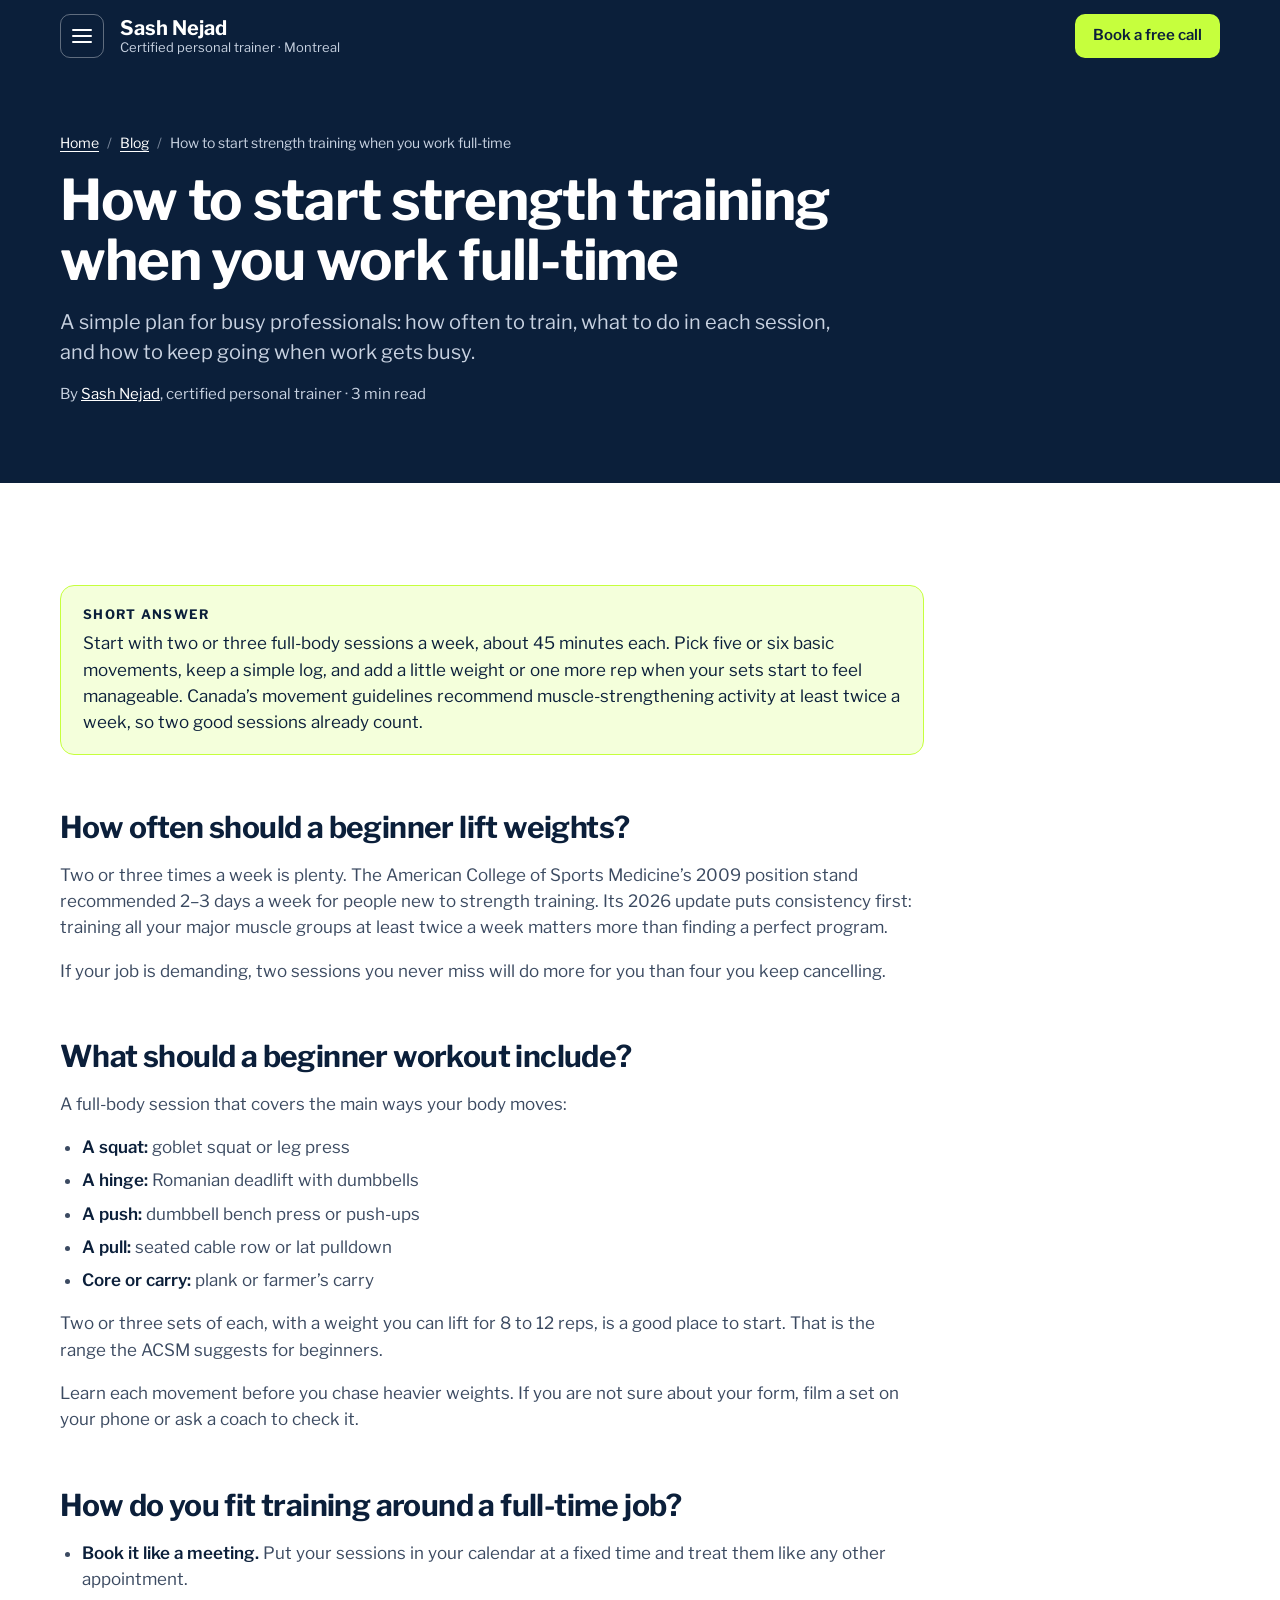
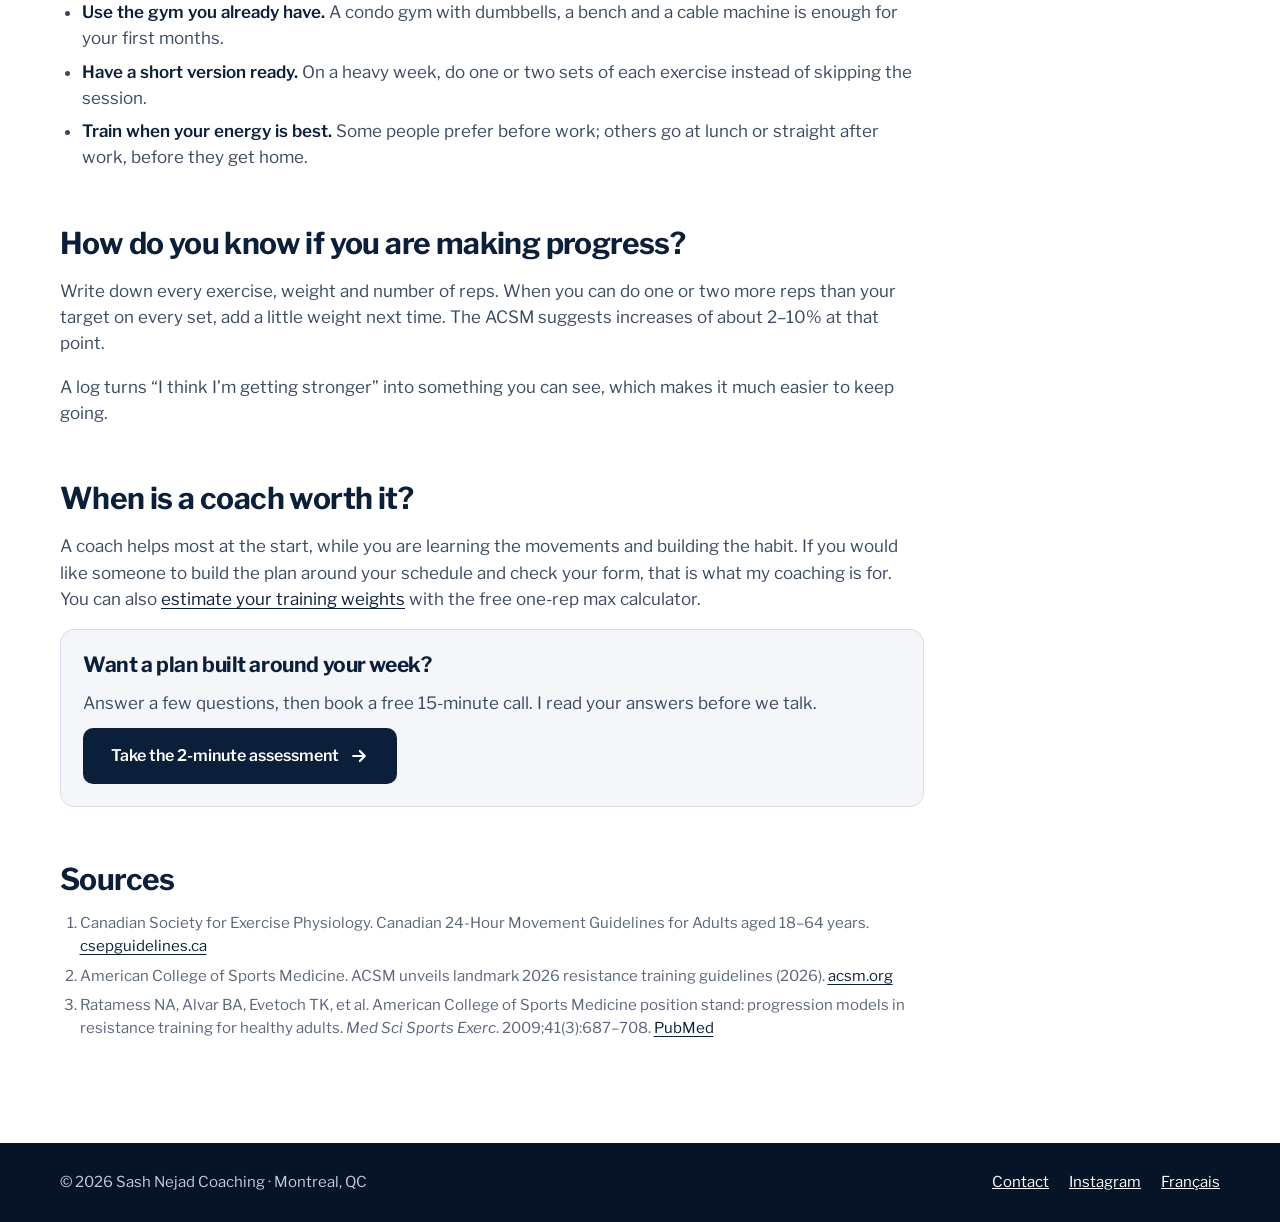
<file: blog/start-strength-training-with-a-full-time-job/index.html>
<!DOCTYPE html>
<html lang="en">
<head>
<meta charset="utf-8">
<meta name="viewport" content="width=device-width, initial-scale=1.0">
<meta name="theme-color" content="#0B1F3A">

<!-- Google tag (gtag.js) -->
<script async src="https://www.googletagmanager.com/gtag/js?id=G-15GEWQ8VV3"></script>
<script>
  window.dataLayer = window.dataLayer || [];
  function gtag(){dataLayer.push(arguments);}
  gtag('js', new Date());

  gtag('config', 'G-15GEWQ8VV3');
  gtag('config', 'AW-18391822714');
</script>

<title>How to Start Strength Training With a Full-Time Job | Sash Nejad Coaching</title>
<meta name="description" content="A simple plan for busy professionals: how often to train, what to do in each session, and how to keep going when work gets busy.">
<meta name="robots" content="index, follow, max-image-preview:large, max-snippet:-1">
<link rel="canonical" href="https://sashnejad.com/blog/start-strength-training-with-a-full-time-job/">
<meta property="og:type" content="article">
<meta property="og:site_name" content="Sash Nejad Coaching">
<meta property="og:locale" content="en_CA">
<meta property="og:title" content="How to Start Strength Training With a Full-Time Job | Sash Nejad Coaching">
<meta property="og:description" content="A simple plan for busy professionals: how often to train, what to do in each session, and how to keep going when work gets busy.">
<meta property="og:url" content="https://sashnejad.com/blog/start-strength-training-with-a-full-time-job/">
<meta property="og:image" content="https://sashnejad.com/Gym.webp">
<meta name="twitter:card" content="summary_large_image">

<link rel="icon" type="image/png" href="/favicon-96x96.png" sizes="96x96" />
<link rel="icon" type="image/svg+xml" href="/favicon.svg" />
<link rel="shortcut icon" href="/favicon.ico" />
<link rel="apple-touch-icon" sizes="180x180" href="/apple-touch-icon.png" />
<link rel="manifest" href="/site.webmanifest" />

<!-- Google Tag Manager -->
<script>(function(w,d,s,l,i){w[l]=w[l]||[];w[l].push({'gtm.start':
new Date().getTime(),event:'gtm.js'});var f=d.getElementsByTagName(s)[0],
j=d.createElement(s),dl=l!='dataLayer'?'&l='+l:'';j.async=true;j.src=
'https://www.googletagmanager.com/gtm.js?id='+i+dl;f.parentNode.insertBefore(j,f);
})(window,document,'script','dataLayer','GTM-TTW9QDB4');</script>
<!-- End Google Tag Manager -->

<!-- Meta Pixel Code -->
<script>
!function(f,b,e,v,n,t,s)
{if(f.fbq)return;n=f.fbq=function(){n.callMethod?
n.callMethod.apply(n,arguments):n.queue.push(arguments)};
if(!f._fbq)f._fbq=n;n.push=n;n.loaded=!0;n.version='2.0';
n.queue=[];t=b.createElement(e);t.async=!0;
t.src=v;s=b.getElementsByTagName(e)[0];
s.parentNode.insertBefore(t,s)}(window, document,'script',
'https://connect.facebook.net/en_US/fbevents.js');
fbq('init', '3907175546258255');
fbq('track', 'PageView');
</script>
<!-- End Meta Pixel Code -->

<link rel="preconnect" href="https://fonts.googleapis.com">
<link rel="preconnect" href="https://fonts.gstatic.com" crossorigin>
<link rel="stylesheet" href="https://fonts.googleapis.com/css2?family=Libre+Franklin:wght@400;500;600;700&display=swap">
<link rel="stylesheet" href="https://fonts.googleapis.com/css2?family=IBM+Plex+Mono:wght@500&display=swap">
<link rel="stylesheet" href="/assets/site.css">

<script type="application/ld+json">
{
 "@context": "https://schema.org",
 "@graph": [
  {
   "@type": "WebSite",
   "@id": "https://sashnejad.com/#website",
   "url": "https://sashnejad.com/",
   "name": "Sash Nejad Coaching"
  },
  {
   "@type": "ProfessionalService",
   "@id": "https://sashnejad.com/#business",
   "name": "Sash Nejad Coaching",
   "url": "https://sashnejad.com/"
  },
  {
   "@type": "Person",
   "@id": "https://sashnejad.com/#sash",
   "name": "Sash Nejad",
   "url": "https://sashnejad.com/"
  },
  {
   "@type": "BlogPosting",
   "@id": "https://sashnejad.com/blog/start-strength-training-with-a-full-time-job/#article",
   "headline": "How to start strength training when you work full-time",
   "description": "A simple plan for busy professionals: how often to train, what to do in each session, and how to keep going when work gets busy.",
   "url": "https://sashnejad.com/blog/start-strength-training-with-a-full-time-job/",
   "mainEntityOfPage": "https://sashnejad.com/blog/start-strength-training-with-a-full-time-job/",
   "inLanguage": "en-CA",
   "image": "https://sashnejad.com/Gym.webp",
   "author": {
    "@id": "https://sashnejad.com/#sash"
   },
   "publisher": {
    "@id": "https://sashnejad.com/#business"
   },
   "isPartOf": {
    "@id": "https://sashnejad.com/blog/#blog"
   },
   "wordCount": 476,
   "abstract": "Start with two or three full-body sessions a week, about 45 minutes each. Pick five or six basic movements, keep a simple log, and add a little weight or one more rep when your sets start to feel manageable. Canada’s movement guidelines recommend muscle-strengthening activity at least twice a week, so two good sessions already count.",
   "citation": [
    "Canadian Society for Exercise Physiology. Canadian 24-Hour Movement Guidelines for Adults aged 18–64 years",
    "American College of Sports Medicine. ACSM unveils landmark 2026 resistance training guidelines (2026)",
    "Ratamess NA, Alvar BA, Evetoch TK, et al. American College of Sports Medicine position stand: progression models in resistance training for healthy adults. Med Sci Sports Exerc. 2009;41(3):687–708"
   ]
  },
  {
   "@type": "BreadcrumbList",
   "itemListElement": [
    {
     "@type": "ListItem",
     "position": 1,
     "name": "Home",
     "item": "https://sashnejad.com/"
    },
    {
     "@type": "ListItem",
     "position": 2,
     "name": "Blog",
     "item": "https://sashnejad.com/blog/"
    },
    {
     "@type": "ListItem",
     "position": 3,
     "name": "How to start strength training when you work full-time",
     "item": "https://sashnejad.com/blog/start-strength-training-with-a-full-time-job/"
    }
   ],
   "@id": "https://sashnejad.com/blog/start-strength-training-with-a-full-time-job/#breadcrumb"
  }
 ]
}
</script>
</head>
<body>
<!-- Google Tag Manager (noscript) -->
<noscript><iframe src="https://www.googletagmanager.com/ns.html?id=GTM-TTW9QDB4" height="0" width="0" style="display:none;visibility:hidden"></iframe></noscript>
<!-- End Google Tag Manager (noscript) -->
<noscript><img height="1" width="1" style="display:none" alt="" src="https://www.facebook.com/tr?id=3907175546258255&ev=PageView&noscript=1"></noscript>

<a class="skip" href="#main">Skip to content</a>

<header class="top">
  <div class="wrap">
    <button class="menu-btn" type="button" aria-expanded="false" aria-controls="site-menu" aria-label="Open menu">
      <span class="menu-btn__bars" aria-hidden="true"><span></span><span></span><span></span></span>
    </button>
    <a class="brand" href="/"><b>Sash Nejad</b><span>Certified personal trainer<span class="brand__city"> · Montreal</span></span></a>
    <a class="btn btn--accent top__cta" href="/assessment/" data-cta="header">Book a free call</a>
  </div>
  <nav class="menu" id="site-menu" aria-label="Main" hidden>
    <ul>
      <li><a href="/calculators/">Calculators</a></li>
      <li><a href="/blog/" aria-current="true">Blog</a></li>
      <li><a href="/contact/">Contact</a></li>
      <li><a class="menu__lang lang-switch" href="/fr/" hreflang="fr-CA" lang="fr-CA">Français</a></li>
    </ul>
  </nav>
</header>

<main id="main">
  <section class="page-hero">
    <div class="rings" aria-hidden="true"></div>
    <div class="wrap">
      <nav class="crumbs" aria-label="Breadcrumb"><ol><li><a href="/">Home</a></li><li><a href="/blog/">Blog</a></li><li aria-current="page">How to start strength training when you work full-time</li></ol></nav>
      <h1>How to start strength training when you work full-time</h1>
      <p class="page-hero__lead">A simple plan for busy professionals: how often to train, what to do in each session, and how to keep going when work gets busy.</p>
      <p class="page-hero__meta">By <a href="/#coach">Sash Nejad</a>, certified personal trainer · 3 min read</p>
    </div>
  </section>

  <section class="sec sec--white">
    <div class="wrap">
      <article class="prose">
        <div class="answer">
          <p class="answer__label">Short answer</p>
          <p>Start with two or three full-body sessions a week, about 45 minutes each. Pick five or six basic movements, keep a simple log, and add a little weight or one more rep when your sets start to feel manageable. Canada’s movement guidelines recommend muscle-strengthening activity at least twice a week, so two good sessions already count.</p>
        </div>

        <h2>How often should a beginner lift weights?</h2>
        <p>Two or three times a week is plenty. The American College of Sports Medicine’s 2009 position stand recommended 2–3 days a week for people new to strength training. Its 2026 update puts consistency first: training all your major muscle groups at least twice a week matters more than finding a perfect program.</p>
        <p>If your job is demanding, two sessions you never miss will do more for you than four you keep cancelling.</p>

        <h2>What should a beginner workout include?</h2>
        <p>A full-body session that covers the main ways your body moves:</p>
        <ul>
          <li><strong>A squat:</strong> goblet squat or leg press</li>
          <li><strong>A hinge:</strong> Romanian deadlift with dumbbells</li>
          <li><strong>A push:</strong> dumbbell bench press or push-ups</li>
          <li><strong>A pull:</strong> seated cable row or lat pulldown</li>
          <li><strong>Core or carry:</strong> plank or farmer’s carry</li>
        </ul>
        <p>Two or three sets of each, with a weight you can lift for 8 to 12 reps, is a good place to start. That is the range the ACSM suggests for beginners.</p>
        <p>Learn each movement before you chase heavier weights. If you are not sure about your form, film a set on your phone or ask a coach to check it.</p>

        <h2>How do you fit training around a full-time job?</h2>
        <ul>
          <li><strong>Book it like a meeting.</strong> Put your sessions in your calendar at a fixed time and treat them like any other appointment.</li>
          <li><strong>Use the gym you already have.</strong> A condo gym with dumbbells, a bench and a cable machine is enough for your first months.</li>
          <li><strong>Have a short version ready.</strong> On a heavy week, do one or two sets of each exercise instead of skipping the session.</li>
          <li><strong>Train when your energy is best.</strong> Some people prefer before work; others go at lunch or straight after work, before they get home.</li>
        </ul>

        <h2>How do you know if you are making progress?</h2>
        <p>Write down every exercise, weight and number of reps. When you can do one or two more reps than your target on every set, add a little weight next time. The ACSM suggests increases of about 2–10% at that point.</p>
        <p>A log turns “I think I’m getting stronger” into something you can see, which makes it much easier to keep going.</p>

        <h2>When is a coach worth it?</h2>
        <p>A coach helps most at the start, while you are learning the movements and building the habit. If you would like someone to build the plan around your schedule and check your form, that is what my coaching is for. You can also <a href="/calculators/one-rep-max-calculator/">estimate your training weights</a> with the free one-rep max calculator.</p>

        <aside class="cta-box">
          <h2>Want a plan built around your week?</h2>
          <p>Answer a few questions, then book a free 15-minute call. I read your answers before we talk.</p>
          <a class="btn btn--primary" href="/assessment/" data-cta="blog-start">Take the 2-minute assessment <svg aria-hidden="true" width="20" height="20" viewBox="0 0 24 24" fill="none" stroke="currentColor" stroke-width="2.6" stroke-linecap="round" stroke-linejoin="round"><path d="M5 12h14M13 6l6 6-6 6"/></svg></a>
        </aside>

      <h2 id="sources">Sources</h2>
      <ol class="sources">
        <li>Canadian Society for Exercise Physiology. Canadian 24-Hour Movement Guidelines for Adults aged 18–64 years. <a href="https://csepguidelines.ca/adults-18-64/">csepguidelines.ca</a></li>
        <li>American College of Sports Medicine. ACSM unveils landmark 2026 resistance training guidelines (2026). <a href="https://acsm.org/resistance-training-guidelines-update-2026/">acsm.org</a></li>
        <li>Ratamess NA, Alvar BA, Evetoch TK, et al. American College of Sports Medicine position stand: progression models in resistance training for healthy adults. <em>Med Sci Sports Exerc</em>. 2009;41(3):687–708. <a href="https://pubmed.ncbi.nlm.nih.gov/19204579/">PubMed</a></li>
      </ol>
      </article>
    </div>
  </section>
</main>

<footer class="foot">
  <div class="wrap">
    <span>© 2026 Sash Nejad Coaching · Montreal, QC</span>
    <nav aria-label="Footer">
      <a href="/contact/">Contact</a>
      <a href="https://www.instagram.com/sashnejad">Instagram</a>
      <a class="foot__lang lang-switch" href="/fr/" hreflang="fr-CA" lang="fr-CA">Français</a>
    </nav>
  </div>
</footer>
<script>
(function () {
  // Menu button: opens and closes the page menu under the header.
  var btn = document.querySelector('.menu-btn');
  var menu = document.getElementById('site-menu');
  if (!btn || !menu) return;
  function set(open) {
    btn.setAttribute('aria-expanded', String(open));
    btn.setAttribute('aria-label', open ? 'Close menu' : 'Open menu');
    menu.hidden = !open;
  }
  btn.addEventListener('click', function () { set(menu.hidden); });
  menu.addEventListener('click', function (e) { if (e.target.closest('a')) set(false); });
  document.addEventListener('keydown', function (e) {
    if (e.key === 'Escape' && !menu.hidden) { set(false); btn.focus(); }
  });
  document.addEventListener('click', function (e) {
    if (!menu.hidden && !e.target.closest('.top')) set(false);
  });
})();
</script>

</body>
</html>
</file>
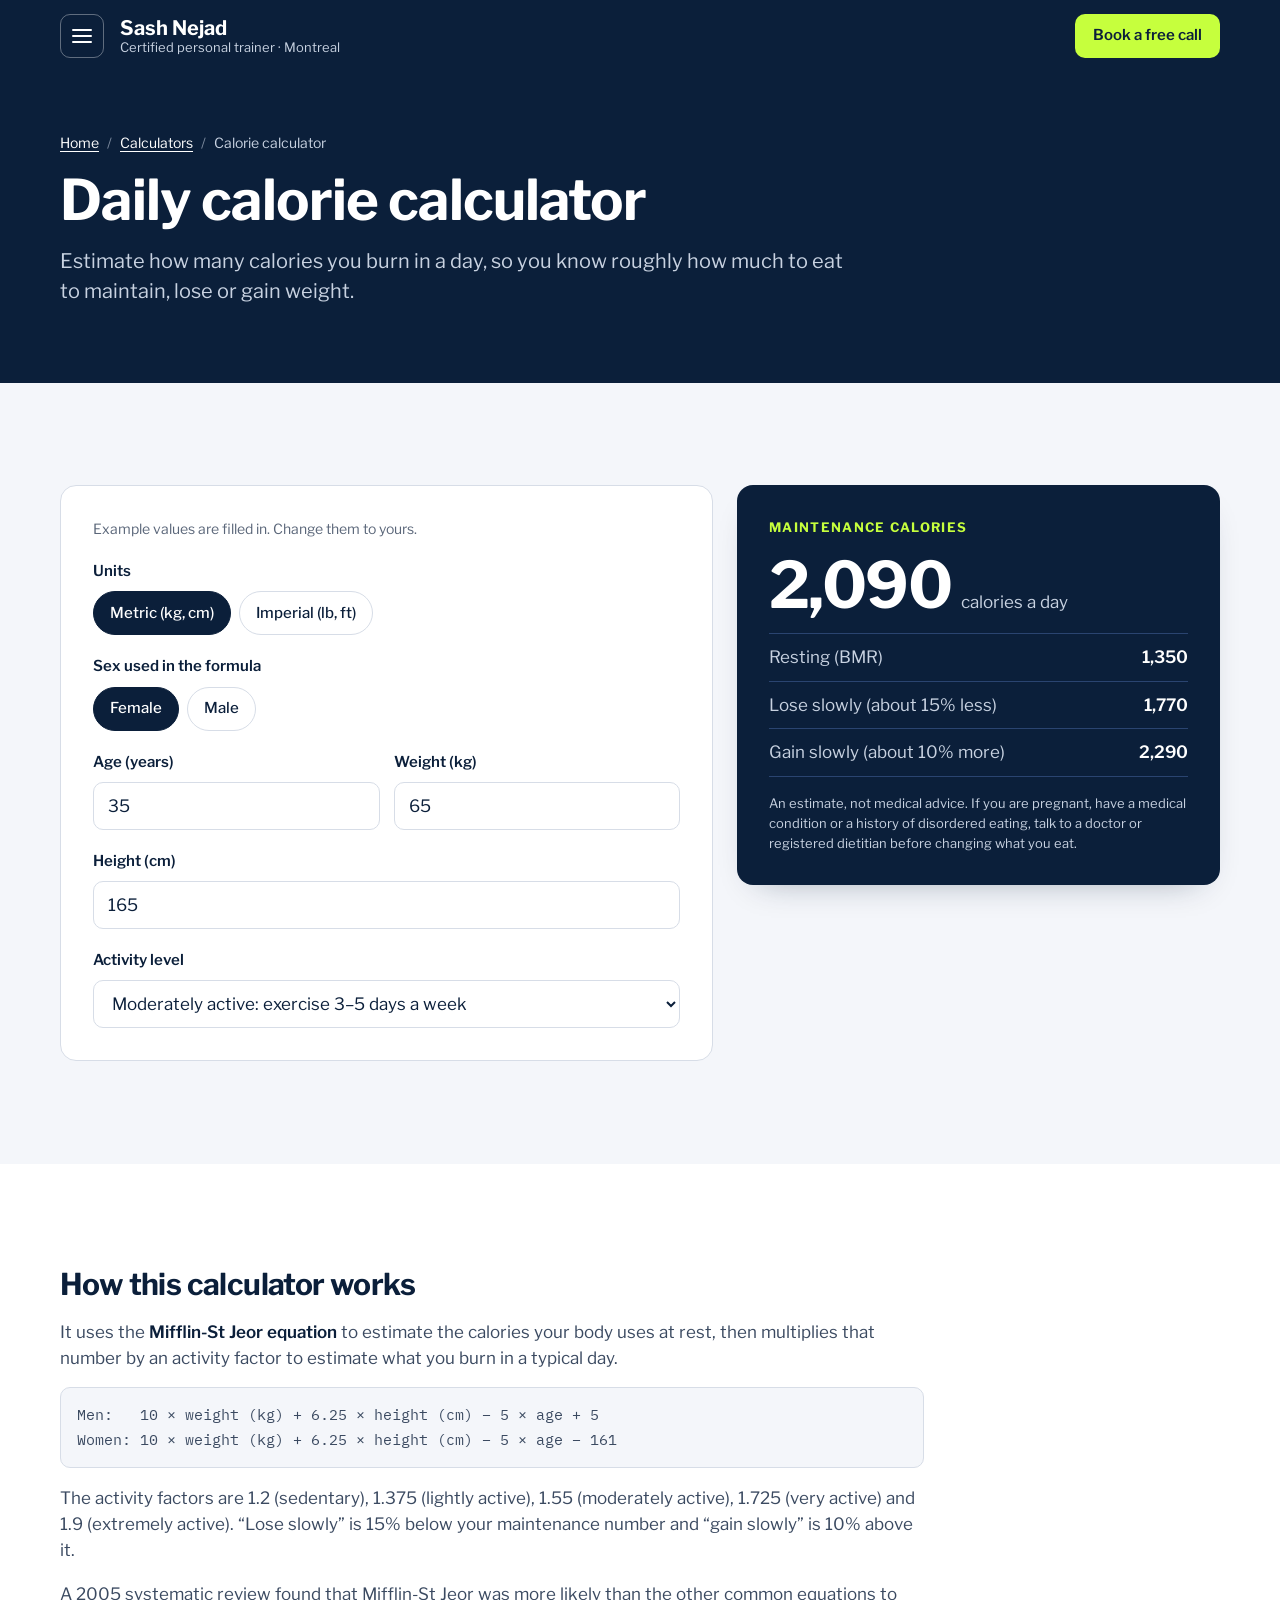
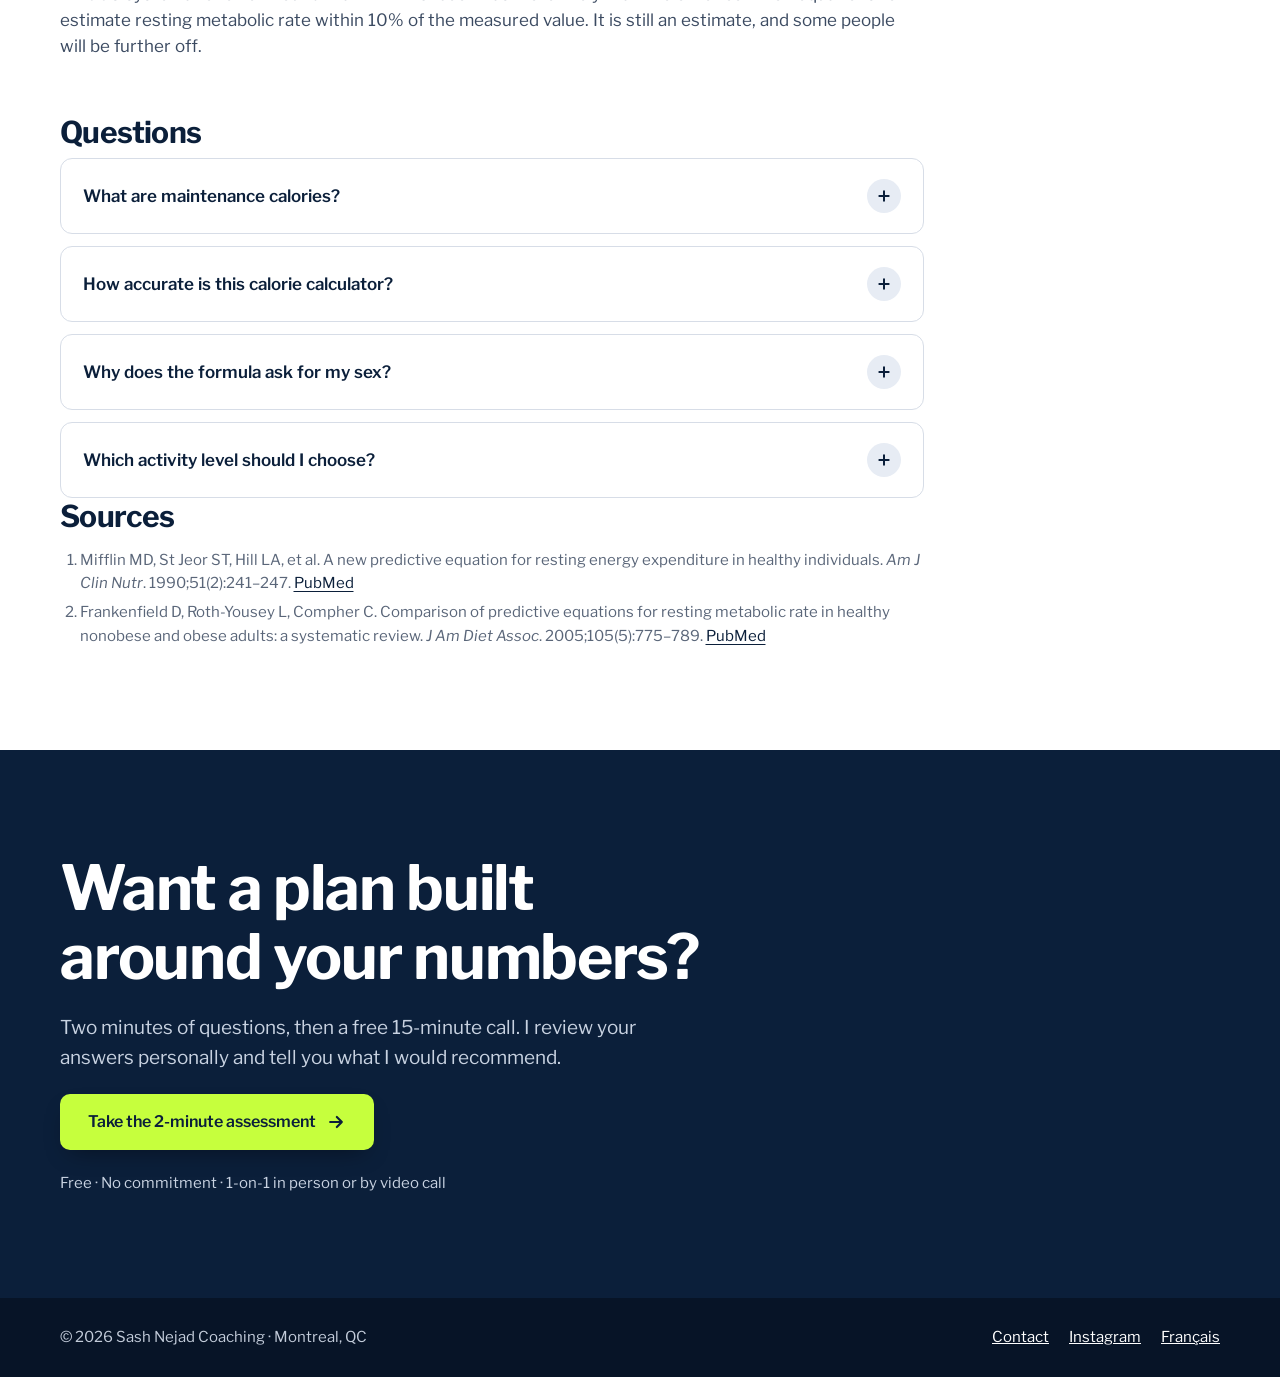
<file: calculators/calorie-calculator/index.html>
<!DOCTYPE html>
<html lang="en">
<head>
<meta charset="utf-8">
<meta name="viewport" content="width=device-width, initial-scale=1.0">
<meta name="theme-color" content="#0B1F3A">

<!-- Google tag (gtag.js) -->
<script async src="https://www.googletagmanager.com/gtag/js?id=G-15GEWQ8VV3"></script>
<script>
  window.dataLayer = window.dataLayer || [];
  function gtag(){dataLayer.push(arguments);}
  gtag('js', new Date());

  gtag('config', 'G-15GEWQ8VV3');
  gtag('config', 'AW-18391822714');
</script>

<title>Calorie Calculator: How Many Calories Do I Burn a Day? | Sash Nejad Coaching</title>
<meta name="description" content="Free calorie calculator. Estimate your maintenance calories with the Mifflin-St Jeor equation, adjusted for your activity level, in metric or imperial units.">
<meta name="robots" content="index, follow, max-image-preview:large, max-snippet:-1">
<link rel="canonical" href="https://sashnejad.com/calculators/calorie-calculator/">
<meta property="og:type" content="website">
<meta property="og:site_name" content="Sash Nejad Coaching">
<meta property="og:locale" content="en_CA">
<meta property="og:title" content="Calorie Calculator: How Many Calories Do I Burn a Day? | Sash Nejad Coaching">
<meta property="og:description" content="Free calorie calculator. Estimate your maintenance calories with the Mifflin-St Jeor equation, adjusted for your activity level, in metric or imperial units.">
<meta property="og:url" content="https://sashnejad.com/calculators/calorie-calculator/">
<meta property="og:image" content="https://sashnejad.com/Gym.webp">
<meta name="twitter:card" content="summary_large_image">

<link rel="icon" type="image/png" href="/favicon-96x96.png" sizes="96x96" />
<link rel="icon" type="image/svg+xml" href="/favicon.svg" />
<link rel="shortcut icon" href="/favicon.ico" />
<link rel="apple-touch-icon" sizes="180x180" href="/apple-touch-icon.png" />
<link rel="manifest" href="/site.webmanifest" />

<!-- Google Tag Manager -->
<script>(function(w,d,s,l,i){w[l]=w[l]||[];w[l].push({'gtm.start':
new Date().getTime(),event:'gtm.js'});var f=d.getElementsByTagName(s)[0],
j=d.createElement(s),dl=l!='dataLayer'?'&l='+l:'';j.async=true;j.src=
'https://www.googletagmanager.com/gtm.js?id='+i+dl;f.parentNode.insertBefore(j,f);
})(window,document,'script','dataLayer','GTM-TTW9QDB4');</script>
<!-- End Google Tag Manager -->

<!-- Meta Pixel Code -->
<script>
!function(f,b,e,v,n,t,s)
{if(f.fbq)return;n=f.fbq=function(){n.callMethod?
n.callMethod.apply(n,arguments):n.queue.push(arguments)};
if(!f._fbq)f._fbq=n;n.push=n;n.loaded=!0;n.version='2.0';
n.queue=[];t=b.createElement(e);t.async=!0;
t.src=v;s=b.getElementsByTagName(e)[0];
s.parentNode.insertBefore(t,s)}(window, document,'script',
'https://connect.facebook.net/en_US/fbevents.js');
fbq('init', '3907175546258255');
fbq('track', 'PageView');
</script>
<!-- End Meta Pixel Code -->

<link rel="preconnect" href="https://fonts.googleapis.com">
<link rel="preconnect" href="https://fonts.gstatic.com" crossorigin>
<link rel="stylesheet" href="https://fonts.googleapis.com/css2?family=Libre+Franklin:wght@400;500;600;700&display=swap">
<link rel="stylesheet" href="https://fonts.googleapis.com/css2?family=IBM+Plex+Mono:wght@500&display=swap">
<link rel="stylesheet" href="/assets/site.css">

<script type="application/ld+json">
{
 "@context": "https://schema.org",
 "@graph": [
  {
   "@type": "WebSite",
   "@id": "https://sashnejad.com/#website",
   "url": "https://sashnejad.com/",
   "name": "Sash Nejad Coaching"
  },
  {
   "@type": "ProfessionalService",
   "@id": "https://sashnejad.com/#business",
   "name": "Sash Nejad Coaching",
   "url": "https://sashnejad.com/"
  },
  {
   "@type": "Person",
   "@id": "https://sashnejad.com/#sash",
   "name": "Sash Nejad",
   "url": "https://sashnejad.com/"
  },
  {
   "@type": "WebPage",
   "@id": "https://sashnejad.com/calculators/calorie-calculator/#webpage",
   "url": "https://sashnejad.com/calculators/calorie-calculator/",
   "name": "Calorie Calculator: How Many Calories Do I Burn a Day? | Sash Nejad Coaching",
   "description": "Free calorie calculator. Estimate your maintenance calories with the Mifflin-St Jeor equation, adjusted for your activity level, in metric or imperial units.",
   "isPartOf": {
    "@id": "https://sashnejad.com/#website"
   },
   "inLanguage": "en-CA",
   "dateModified": "2026-11-17",
   "breadcrumb": {
    "@id": "https://sashnejad.com/calculators/calorie-calculator/#breadcrumb"
   },
   "mainEntity": {
    "@id": "https://sashnejad.com/calculators/calorie-calculator/#app"
   }
  },
  {
   "@type": "WebApplication",
   "@id": "https://sashnejad.com/calculators/calorie-calculator/#app",
   "name": "Daily calorie calculator",
   "url": "https://sashnejad.com/calculators/calorie-calculator/",
   "description": "Free calorie calculator. Estimate your maintenance calories with the Mifflin-St Jeor equation, adjusted for your activity level, in metric or imperial units.",
   "applicationCategory": "HealthApplication",
   "operatingSystem": "Any",
   "browserRequirements": "Requires JavaScript",
   "isAccessibleForFree": true,
   "offers": {
    "@type": "Offer",
    "price": 0,
    "priceCurrency": "CAD"
   },
   "creator": {
    "@id": "https://sashnejad.com/#sash"
   },
   "publisher": {
    "@id": "https://sashnejad.com/#business"
   }
  },
  {
   "@type": "BreadcrumbList",
   "itemListElement": [
    {
     "@type": "ListItem",
     "position": 1,
     "name": "Home",
     "item": "https://sashnejad.com/"
    },
    {
     "@type": "ListItem",
     "position": 2,
     "name": "Calculators",
     "item": "https://sashnejad.com/calculators/"
    },
    {
     "@type": "ListItem",
     "position": 3,
     "name": "Calorie calculator",
     "item": "https://sashnejad.com/calculators/calorie-calculator/"
    }
   ],
   "@id": "https://sashnejad.com/calculators/calorie-calculator/#breadcrumb"
  },
  {
   "@type": "FAQPage",
   "@id": "https://sashnejad.com/calculators/calorie-calculator/#faq",
   "mainEntity": [
    {
     "@type": "Question",
     "name": "What are maintenance calories?",
     "acceptedAnswer": {
      "@type": "Answer",
      "text": "The number of calories you burn in a typical day, including exercise. If you eat about that much, your weight tends to stay roughly the same."
     }
    },
    {
     "@type": "Question",
     "name": "How accurate is this calorie calculator?",
     "acceptedAnswer": {
      "@type": "Answer",
      "text": "It gives an estimate, not a measurement. Use it as a starting point, then watch your weight for two to three weeks and adjust if it moves in a direction you did not expect."
     }
    },
    {
     "@type": "Question",
     "name": "Why does the formula ask for my sex?",
     "acceptedAnswer": {
      "@type": "Answer",
      "text": "The equation was built from measurements of men and women and uses a different number for each. If neither option fits you, try both and use a number between the two results."
     }
    },
    {
     "@type": "Question",
     "name": "Which activity level should I choose?",
     "acceptedAnswer": {
      "@type": "Answer",
      "text": "Pick the one that matches a typical week, not your best week. Most people with a desk job who train two or three times a week fit “lightly active” or “moderately active”."
     }
    }
   ]
  }
 ]
}
</script>
</head>
<body>
<!-- Google Tag Manager (noscript) -->
<noscript><iframe src="https://www.googletagmanager.com/ns.html?id=GTM-TTW9QDB4" height="0" width="0" style="display:none;visibility:hidden"></iframe></noscript>
<!-- End Google Tag Manager (noscript) -->
<noscript><img height="1" width="1" style="display:none" alt="" src="https://www.facebook.com/tr?id=3907175546258255&ev=PageView&noscript=1"></noscript>

<a class="skip" href="#main">Skip to content</a>

<header class="top">
  <div class="wrap">
    <button class="menu-btn" type="button" aria-expanded="false" aria-controls="site-menu" aria-label="Open menu">
      <span class="menu-btn__bars" aria-hidden="true"><span></span><span></span><span></span></span>
    </button>
    <a class="brand" href="/"><b>Sash Nejad</b><span>Certified personal trainer<span class="brand__city"> · Montreal</span></span></a>
    <a class="btn btn--accent top__cta" href="/assessment/" data-cta="header">Book a free call</a>
  </div>
  <nav class="menu" id="site-menu" aria-label="Main" hidden>
    <ul>
      <li><a href="/calculators/" aria-current="true">Calculators</a></li>
      <li><a href="/blog/">Blog</a></li>
      <li><a href="/contact/">Contact</a></li>
      <li><a class="menu__lang lang-switch" href="/fr/" hreflang="fr-CA" lang="fr-CA">Français</a></li>
    </ul>
  </nav>
</header>

<main id="main">
  <section class="page-hero">
    <div class="rings" aria-hidden="true"></div>
    <div class="wrap">
      <nav class="crumbs" aria-label="Breadcrumb"><ol><li><a href="/">Home</a></li><li><a href="/calculators/">Calculators</a></li><li aria-current="page">Calorie calculator</li></ol></nav>
      <h1>Daily calorie calculator</h1>
      <p class="page-hero__lead">Estimate how many calories you burn in a day, so you know roughly how much to eat to maintain, lose or gain weight.</p>
    </div>
  </section>

  <section class="sec">
    <div class="wrap">
      <div class="calc">
        <form class="calc__form" id="calc" novalidate>
          <p class="calc__note">Example values are filled in. Change them to yours.</p>
      <fieldset class="field">
        <legend>Units</legend>
        <div class="seg">
          <label><input type="radio" name="units" value="metric" checked><span>Metric (kg, cm)</span></label>
          <label><input type="radio" name="units" value="imperial"><span>Imperial (lb, ft)</span></label>
        </div>
      </fieldset>
          <fieldset class="field">
            <legend>Sex used in the formula</legend>
            <div class="seg">
              <label><input type="radio" name="sex" value="female" checked><span>Female</span></label>
              <label><input type="radio" name="sex" value="male"><span>Male</span></label>
            </div>
          </fieldset>
          <div class="row2">
            <div class="field"><label for="age">Age (years)</label><input id="age" type="number" inputmode="numeric" min="18" max="100" step="1" value="35"></div>
            <div class="field"><label for="weight">Weight (<span data-u="w">kg</span>)</label><input id="weight" type="number" inputmode="decimal" min="1" step="1" value="65"></div>
          </div>
          <div class="field" data-show="metric"><label for="height-cm">Height (cm)</label><input id="height-cm" type="number" inputmode="decimal" min="100" max="250" step="1" value="165"></div>
          <div class="row2" data-show="imperial" hidden>
            <div class="field"><label for="height-ft">Height (feet)</label><input id="height-ft" type="number" inputmode="numeric" min="3" max="8" step="1" value="5"></div>
            <div class="field"><label for="height-in">and inches</label><input id="height-in" type="number" inputmode="decimal" min="0" max="11" step="1" value="5"></div>
          </div>
          <div class="field">
            <label for="activity">Activity level</label>
            <select id="activity">
            <option value="1.2">Sedentary: desk job, little or no exercise</option>
            <option value="1.375">Lightly active: exercise 1–3 days a week</option>
            <option value="1.55" selected>Moderately active: exercise 3–5 days a week</option>
            <option value="1.725">Very active: hard exercise 6–7 days a week</option>
            <option value="1.9">Extremely active: hard daily exercise and a physical job</option>
            </select>
          </div>
        </form>
        <div class="calc__result" aria-live="polite">
          <p class="result__label">Maintenance calories</p>
          <p class="result__big"><b id="r-main">2,090</b><span>calories a day</span></p>
          <dl class="result__rows">
            <div><dt>Resting (BMR)</dt><dd id="r-bmr">1,350</dd></div>
            <div><dt>Lose slowly (about 15% less)</dt><dd id="r-lose">1,770</dd></div>
            <div><dt>Gain slowly (about 10% more)</dt><dd id="r-gain">2,290</dd></div>
          </dl>
          <p class="result__msg" id="r-msg" hidden></p>
          <p class="result__fine">An estimate, not medical advice. If you are pregnant, have a medical condition or a history of disordered eating, talk to a doctor or registered dietitian before changing what you eat.</p>
        </div>
      </div>
    </div>
  </section>

  <section class="sec sec--white">
    <div class="wrap">
      <div class="prose">
        <h2>How this calculator works</h2>
        <p>It uses the <strong>Mifflin-St Jeor equation</strong> to estimate the calories your body uses at rest, then multiplies that number by an activity factor to estimate what you burn in a typical day.</p>
        <p class="formula">Men:   10 × weight (kg) + 6.25 × height (cm) − 5 × age + 5
Women: 10 × weight (kg) + 6.25 × height (cm) − 5 × age − 161</p>
        <p>The activity factors are 1.2 (sedentary), 1.375 (lightly active), 1.55 (moderately active), 1.725 (very active) and 1.9 (extremely active). “Lose slowly” is 15% below your maintenance number and “gain slowly” is 10% above it.</p>
        <p>A 2005 systematic review found that Mifflin-St Jeor was more likely than the other common equations to estimate resting metabolic rate within 10% of the measured value. It is still an estimate, and some people will be further off.</p>
        <h2 id="questions">Questions</h2>
      </div>
      <div class="faq faq--stack">
        <div class="faq__list">
        <details>
          <summary>What are maintenance calories? <i><svg aria-hidden="true" width="16" height="16" viewBox="0 0 24 24" fill="none" stroke="currentColor" stroke-width="3" stroke-linecap="round"><path d="M12 5v14M5 12h14"/></svg></i></summary>
          <p>The number of calories you burn in a typical day, including exercise. If you eat about that much, your weight tends to stay roughly the same.</p>
        </details>
        <details>
          <summary>How accurate is this calorie calculator? <i><svg aria-hidden="true" width="16" height="16" viewBox="0 0 24 24" fill="none" stroke="currentColor" stroke-width="3" stroke-linecap="round"><path d="M12 5v14M5 12h14"/></svg></i></summary>
          <p>It gives an estimate, not a measurement. Use it as a starting point, then watch your weight for two to three weeks and adjust if it moves in a direction you did not expect.</p>
        </details>
        <details>
          <summary>Why does the formula ask for my sex? <i><svg aria-hidden="true" width="16" height="16" viewBox="0 0 24 24" fill="none" stroke="currentColor" stroke-width="3" stroke-linecap="round"><path d="M12 5v14M5 12h14"/></svg></i></summary>
          <p>The equation was built from measurements of men and women and uses a different number for each. If neither option fits you, try both and use a number between the two results.</p>
        </details>
        <details>
          <summary>Which activity level should I choose? <i><svg aria-hidden="true" width="16" height="16" viewBox="0 0 24 24" fill="none" stroke="currentColor" stroke-width="3" stroke-linecap="round"><path d="M12 5v14M5 12h14"/></svg></i></summary>
          <p>Pick the one that matches a typical week, not your best week. Most people with a desk job who train two or three times a week fit “lightly active” or “moderately active”.</p>
        </details>
        </div>
      </div>
      <div class="prose">
      <h2 id="sources">Sources</h2>
      <ol class="sources">
        <li>Mifflin MD, St Jeor ST, Hill LA, et al. A new predictive equation for resting energy expenditure in healthy individuals. <em>Am J Clin Nutr</em>. 1990;51(2):241–247. <a href="https://pubmed.ncbi.nlm.nih.gov/2305711/">PubMed</a></li>
        <li>Frankenfield D, Roth-Yousey L, Compher C. Comparison of predictive equations for resting metabolic rate in healthy nonobese and obese adults: a systematic review. <em>J Am Diet Assoc</em>. 2005;105(5):775–789. <a href="https://pubmed.ncbi.nlm.nih.gov/15883556/">PubMed</a></li>
      </ol>
      </div>
    </div>
  </section>

  <section class="sec sec--primary">
    <div class="rings rings--low" aria-hidden="true"></div>
    <div class="wrap">
      <div class="final">
        <h2>Want a plan built around your numbers?</h2>
        <p>Two minutes of questions, then a free 15-minute call. I review your answers personally and tell you what I would recommend.</p>
        <a class="btn btn--accent" href="/assessment/" data-cta="calc-calorie">Take the 2-minute assessment <svg aria-hidden="true" width="20" height="20" viewBox="0 0 24 24" fill="none" stroke="currentColor" stroke-width="2.6" stroke-linecap="round" stroke-linejoin="round"><path d="M5 12h14M13 6l6 6-6 6"/></svg></a>
        <small>Free · No commitment · 1-on-1 in person or by video call</small>
      </div>
    </div>
  </section>
</main>

<footer class="foot">
  <div class="wrap">
    <span>© 2026 Sash Nejad Coaching · Montreal, QC</span>
    <nav aria-label="Footer">
      <a href="/contact/">Contact</a>
      <a href="https://www.instagram.com/sashnejad">Instagram</a>
      <a class="foot__lang lang-switch" href="/fr/" hreflang="fr-CA" lang="fr-CA">Français</a>
    </nav>
  </div>
</footer>
<script>
(function () {
  // Menu button: opens and closes the page menu under the header.
  var btn = document.querySelector('.menu-btn');
  var menu = document.getElementById('site-menu');
  if (!btn || !menu) return;
  function set(open) {
    btn.setAttribute('aria-expanded', String(open));
    btn.setAttribute('aria-label', open ? 'Close menu' : 'Open menu');
    menu.hidden = !open;
  }
  btn.addEventListener('click', function () { set(menu.hidden); });
  menu.addEventListener('click', function (e) { if (e.target.closest('a')) set(false); });
  document.addEventListener('keydown', function (e) {
    if (e.key === 'Escape' && !menu.hidden) { set(false); btn.focus(); }
  });
  document.addEventListener('click', function (e) {
    if (!menu.hidden && !e.target.closest('.top')) set(false);
  });
})();
</script>
<script>
(function () {
  var form = document.getElementById('calc');
  function $(id) { return document.getElementById(id); }
  function val(id) { var v = parseFloat($(id).value); return isFinite(v) ? v : NaN; }
  function picked(name) { var c = form.querySelector('input[name="' + name + '"]:checked'); return c ? c.value : ''; }
  function setUnitLabels(u) {
    form.querySelectorAll('[data-show]').forEach(function (el) { el.hidden = el.getAttribute('data-show') !== u; });
    document.querySelectorAll('[data-u="w"]').forEach(function (el) { el.textContent = u === 'metric' ? 'kg' : 'lb'; });
  }
  function convertWeight(id, to) {
    var w = val(id);
    if (isFinite(w)) $(id).value = Math.round(to === 'imperial' ? w * 2.20462 : w / 2.20462);
  }
  form.addEventListener('submit', function (e) { e.preventDefault(); });
  var last = picked('units');
  function r10(n) { return Math.round(n / 10) * 10; }
  function fmt(n) { return r10(n).toLocaleString('en-CA'); }
  function calc() {
    var u = picked('units'), sex = picked('sex'), age = val('age'), act = parseFloat($('activity').value);
    var kg = u === 'metric' ? val('weight') : val('weight') / 2.20462;
    var cm = u === 'metric' ? val('height-cm') : ((val('height-ft') || 0) * 12 + (val('height-in') || 0)) * 2.54;
    var ok = age >= 18 && age <= 100 && kg >= 30 && kg <= 300 && cm >= 120 && cm <= 230;
    $('r-msg').hidden = ok;
    if (!ok) {
      ['r-main', 'r-bmr', 'r-lose', 'r-gain'].forEach(function (id) { $(id).textContent = '–'; });
      $('r-msg').textContent = 'Enter an age from 18 to 100, your height and your weight.';
      return;
    }
    var bmr = 10 * kg + 6.25 * cm - 5 * age + (sex === 'male' ? 5 : -161);
    var tdee = bmr * act;
    $('r-main').textContent = fmt(tdee);
    $('r-bmr').textContent = fmt(bmr);
    $('r-lose').textContent = fmt(tdee * 0.85);
    $('r-gain').textContent = fmt(tdee * 1.10);
  }
  function onChange(e) {
    if (e.target.name === 'units') {
      var u = picked('units');
      if (u !== last) {
        convertWeight('weight', u);
        if (u === 'imperial') {
          var cm = val('height-cm');
          if (isFinite(cm)) {
            var inches = cm / 2.54, ft = Math.floor(inches / 12), inch = Math.round(inches - ft * 12);
            if (inch === 12) { ft += 1; inch = 0; }
            $('height-ft').value = ft; $('height-in').value = inch;
          }
        } else {
          var ft2 = val('height-ft'), in2 = val('height-in');
          if (isFinite(ft2)) $('height-cm').value = Math.round((ft2 * 12 + (isFinite(in2) ? in2 : 0)) * 2.54);
        }
        last = u;
      }
      setUnitLabels(u);
    }
    calc();
  }
  form.addEventListener('input', onChange);
  form.addEventListener('change', onChange);
  setUnitLabels(last);
  calc();
})();
</script>
</body>
</html>
</file>
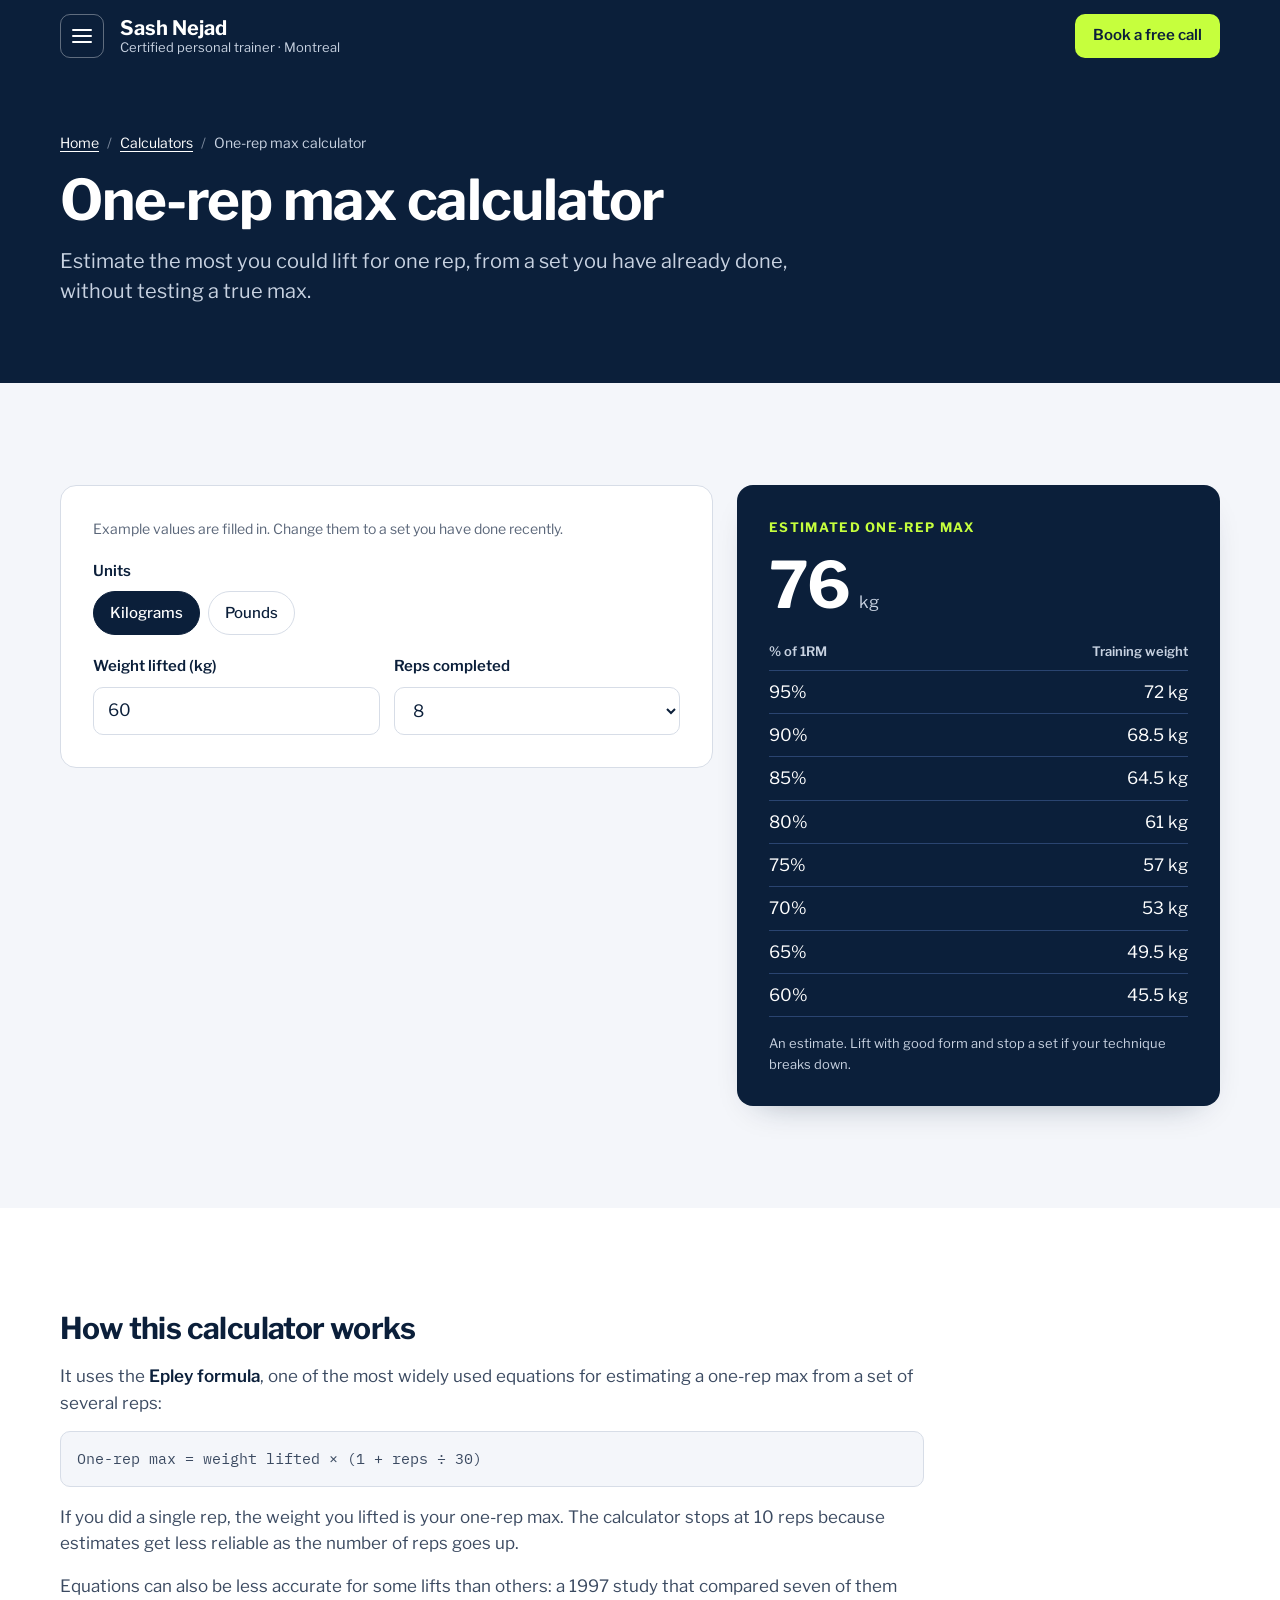
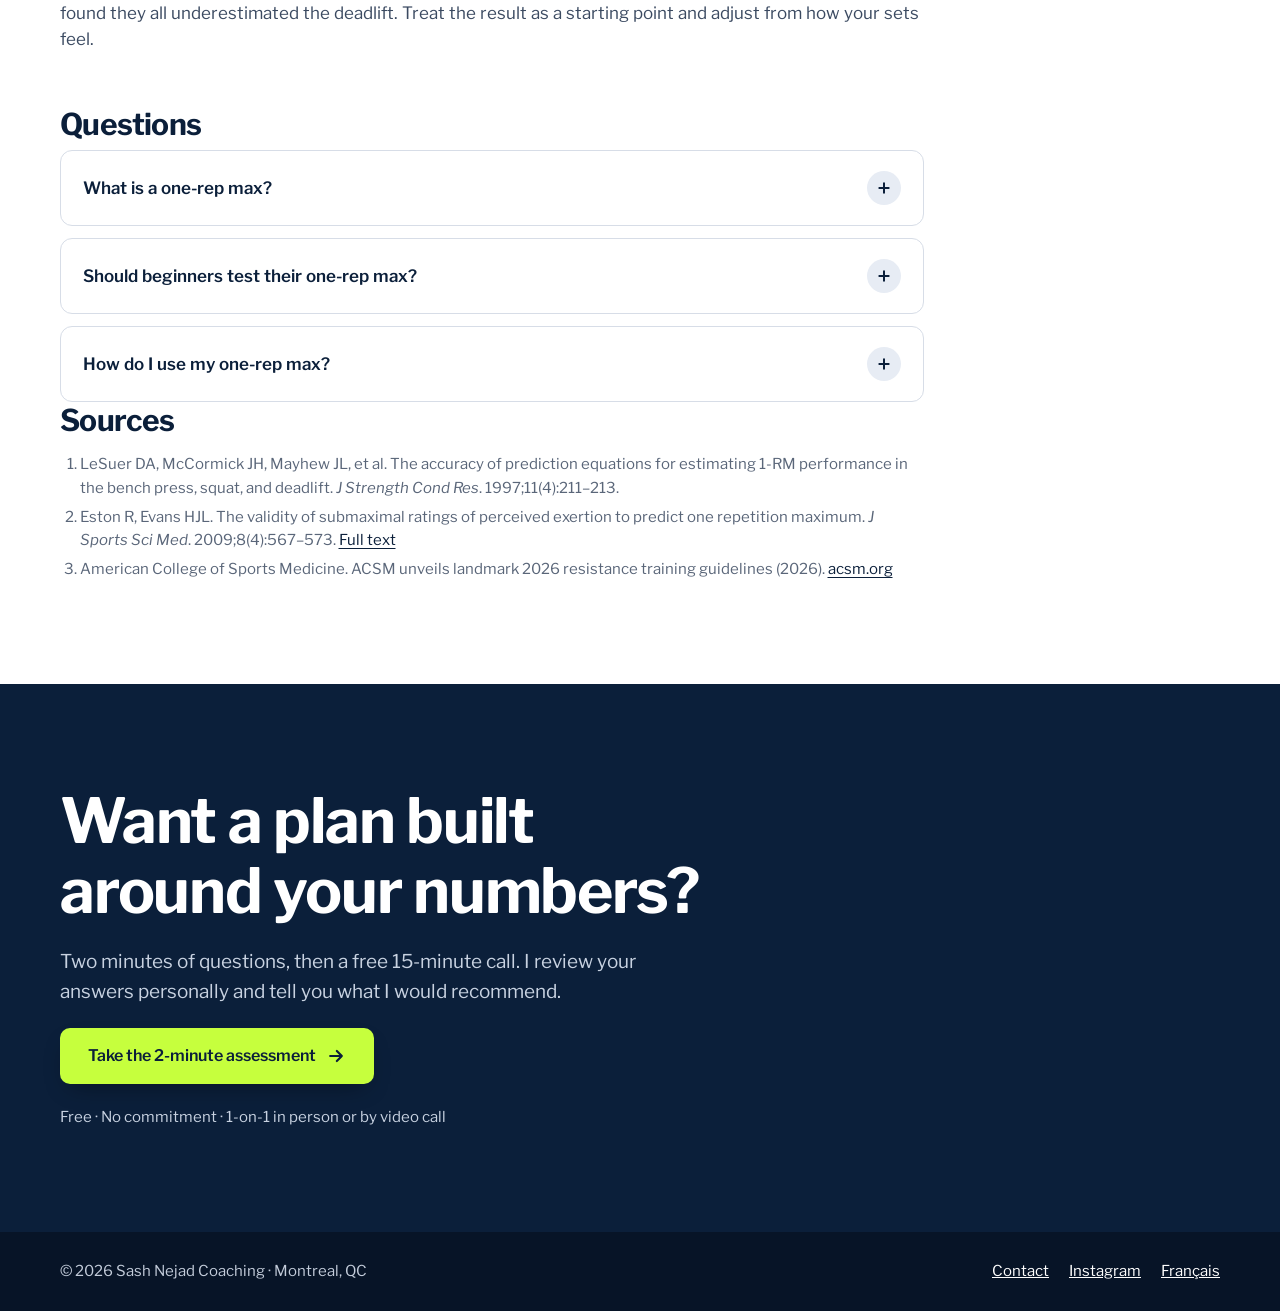
<file: calculators/one-rep-max-calculator/index.html>
<!DOCTYPE html>
<html lang="en">
<head>
<meta charset="utf-8">
<meta name="viewport" content="width=device-width, initial-scale=1.0">
<meta name="theme-color" content="#0B1F3A">

<!-- Google tag (gtag.js) -->
<script async src="https://www.googletagmanager.com/gtag/js?id=G-15GEWQ8VV3"></script>
<script>
  window.dataLayer = window.dataLayer || [];
  function gtag(){dataLayer.push(arguments);}
  gtag('js', new Date());

  gtag('config', 'G-15GEWQ8VV3');
  gtag('config', 'AW-18391822714');
</script>

<title>One-Rep Max Calculator (1RM) | Sash Nejad Coaching</title>
<meta name="description" content="Free one-rep max calculator. Estimate your 1RM from a set of 1 to 10 reps with the Epley formula, plus training weights from 60% to 95%.">
<meta name="robots" content="index, follow, max-image-preview:large, max-snippet:-1">
<link rel="canonical" href="https://sashnejad.com/calculators/one-rep-max-calculator/">
<meta property="og:type" content="website">
<meta property="og:site_name" content="Sash Nejad Coaching">
<meta property="og:locale" content="en_CA">
<meta property="og:title" content="One-Rep Max Calculator (1RM) | Sash Nejad Coaching">
<meta property="og:description" content="Free one-rep max calculator. Estimate your 1RM from a set of 1 to 10 reps with the Epley formula, plus training weights from 60% to 95%.">
<meta property="og:url" content="https://sashnejad.com/calculators/one-rep-max-calculator/">
<meta property="og:image" content="https://sashnejad.com/Gym.webp">
<meta name="twitter:card" content="summary_large_image">

<link rel="icon" type="image/png" href="/favicon-96x96.png" sizes="96x96" />
<link rel="icon" type="image/svg+xml" href="/favicon.svg" />
<link rel="shortcut icon" href="/favicon.ico" />
<link rel="apple-touch-icon" sizes="180x180" href="/apple-touch-icon.png" />
<link rel="manifest" href="/site.webmanifest" />

<!-- Google Tag Manager -->
<script>(function(w,d,s,l,i){w[l]=w[l]||[];w[l].push({'gtm.start':
new Date().getTime(),event:'gtm.js'});var f=d.getElementsByTagName(s)[0],
j=d.createElement(s),dl=l!='dataLayer'?'&l='+l:'';j.async=true;j.src=
'https://www.googletagmanager.com/gtm.js?id='+i+dl;f.parentNode.insertBefore(j,f);
})(window,document,'script','dataLayer','GTM-TTW9QDB4');</script>
<!-- End Google Tag Manager -->

<!-- Meta Pixel Code -->
<script>
!function(f,b,e,v,n,t,s)
{if(f.fbq)return;n=f.fbq=function(){n.callMethod?
n.callMethod.apply(n,arguments):n.queue.push(arguments)};
if(!f._fbq)f._fbq=n;n.push=n;n.loaded=!0;n.version='2.0';
n.queue=[];t=b.createElement(e);t.async=!0;
t.src=v;s=b.getElementsByTagName(e)[0];
s.parentNode.insertBefore(t,s)}(window, document,'script',
'https://connect.facebook.net/en_US/fbevents.js');
fbq('init', '3907175546258255');
fbq('track', 'PageView');
</script>
<!-- End Meta Pixel Code -->

<link rel="preconnect" href="https://fonts.googleapis.com">
<link rel="preconnect" href="https://fonts.gstatic.com" crossorigin>
<link rel="stylesheet" href="https://fonts.googleapis.com/css2?family=Libre+Franklin:wght@400;500;600;700&display=swap">
<link rel="stylesheet" href="https://fonts.googleapis.com/css2?family=IBM+Plex+Mono:wght@500&display=swap">
<link rel="stylesheet" href="/assets/site.css">

<script type="application/ld+json">
{
 "@context": "https://schema.org",
 "@graph": [
  {
   "@type": "WebSite",
   "@id": "https://sashnejad.com/#website",
   "url": "https://sashnejad.com/",
   "name": "Sash Nejad Coaching"
  },
  {
   "@type": "ProfessionalService",
   "@id": "https://sashnejad.com/#business",
   "name": "Sash Nejad Coaching",
   "url": "https://sashnejad.com/"
  },
  {
   "@type": "Person",
   "@id": "https://sashnejad.com/#sash",
   "name": "Sash Nejad",
   "url": "https://sashnejad.com/"
  },
  {
   "@type": "WebPage",
   "@id": "https://sashnejad.com/calculators/one-rep-max-calculator/#webpage",
   "url": "https://sashnejad.com/calculators/one-rep-max-calculator/",
   "name": "One-Rep Max Calculator (1RM) | Sash Nejad Coaching",
   "description": "Free one-rep max calculator. Estimate your 1RM from a set of 1 to 10 reps with the Epley formula, plus training weights from 60% to 95%.",
   "isPartOf": {
    "@id": "https://sashnejad.com/#website"
   },
   "inLanguage": "en-CA",
   "dateModified": "2026-11-17",
   "breadcrumb": {
    "@id": "https://sashnejad.com/calculators/one-rep-max-calculator/#breadcrumb"
   },
   "mainEntity": {
    "@id": "https://sashnejad.com/calculators/one-rep-max-calculator/#app"
   }
  },
  {
   "@type": "WebApplication",
   "@id": "https://sashnejad.com/calculators/one-rep-max-calculator/#app",
   "name": "One-rep max calculator",
   "url": "https://sashnejad.com/calculators/one-rep-max-calculator/",
   "description": "Free one-rep max calculator. Estimate your 1RM from a set of 1 to 10 reps with the Epley formula, plus training weights from 60% to 95%.",
   "applicationCategory": "HealthApplication",
   "operatingSystem": "Any",
   "browserRequirements": "Requires JavaScript",
   "isAccessibleForFree": true,
   "offers": {
    "@type": "Offer",
    "price": 0,
    "priceCurrency": "CAD"
   },
   "creator": {
    "@id": "https://sashnejad.com/#sash"
   },
   "publisher": {
    "@id": "https://sashnejad.com/#business"
   }
  },
  {
   "@type": "BreadcrumbList",
   "itemListElement": [
    {
     "@type": "ListItem",
     "position": 1,
     "name": "Home",
     "item": "https://sashnejad.com/"
    },
    {
     "@type": "ListItem",
     "position": 2,
     "name": "Calculators",
     "item": "https://sashnejad.com/calculators/"
    },
    {
     "@type": "ListItem",
     "position": 3,
     "name": "One-rep max calculator",
     "item": "https://sashnejad.com/calculators/one-rep-max-calculator/"
    }
   ],
   "@id": "https://sashnejad.com/calculators/one-rep-max-calculator/#breadcrumb"
  },
  {
   "@type": "FAQPage",
   "@id": "https://sashnejad.com/calculators/one-rep-max-calculator/#faq",
   "mainEntity": [
    {
     "@type": "Question",
     "name": "What is a one-rep max?",
     "acceptedAnswer": {
      "@type": "Answer",
      "text": "The heaviest weight you can lift for one full rep of an exercise with good form. It is often written as 1RM."
     }
    },
    {
     "@type": "Question",
     "name": "Should beginners test their one-rep max?",
     "acceptedAnswer": {
      "@type": "Answer",
      "text": "Usually not. Testing a true max takes time and is riskier for people who are new to heavy lifting. An estimate from a set of 3 to 10 reps is safer and good enough to plan your training."
     }
    },
    {
     "@type": "Question",
     "name": "How do I use my one-rep max?",
     "acceptedAnswer": {
      "@type": "Answer",
      "text": "Use the percentages to choose training weights. For building strength, the American College of Sports Medicine’s 2026 guidelines suggest heavier loads of around 80% of your one-rep max, for 2–3 sets per exercise."
     }
    }
   ]
  }
 ]
}
</script>
</head>
<body>
<!-- Google Tag Manager (noscript) -->
<noscript><iframe src="https://www.googletagmanager.com/ns.html?id=GTM-TTW9QDB4" height="0" width="0" style="display:none;visibility:hidden"></iframe></noscript>
<!-- End Google Tag Manager (noscript) -->
<noscript><img height="1" width="1" style="display:none" alt="" src="https://www.facebook.com/tr?id=3907175546258255&ev=PageView&noscript=1"></noscript>

<a class="skip" href="#main">Skip to content</a>

<header class="top">
  <div class="wrap">
    <button class="menu-btn" type="button" aria-expanded="false" aria-controls="site-menu" aria-label="Open menu">
      <span class="menu-btn__bars" aria-hidden="true"><span></span><span></span><span></span></span>
    </button>
    <a class="brand" href="/"><b>Sash Nejad</b><span>Certified personal trainer<span class="brand__city"> · Montreal</span></span></a>
    <a class="btn btn--accent top__cta" href="/assessment/" data-cta="header">Book a free call</a>
  </div>
  <nav class="menu" id="site-menu" aria-label="Main" hidden>
    <ul>
      <li><a href="/calculators/" aria-current="true">Calculators</a></li>
      <li><a href="/blog/">Blog</a></li>
      <li><a href="/contact/">Contact</a></li>
      <li><a class="menu__lang lang-switch" href="/fr/" hreflang="fr-CA" lang="fr-CA">Français</a></li>
    </ul>
  </nav>
</header>

<main id="main">
  <section class="page-hero">
    <div class="rings" aria-hidden="true"></div>
    <div class="wrap">
      <nav class="crumbs" aria-label="Breadcrumb"><ol><li><a href="/">Home</a></li><li><a href="/calculators/">Calculators</a></li><li aria-current="page">One-rep max calculator</li></ol></nav>
      <h1>One-rep max calculator</h1>
      <p class="page-hero__lead">Estimate the most you could lift for one rep, from a set you have already done, without testing a true max.</p>
    </div>
  </section>

  <section class="sec">
    <div class="wrap">
      <div class="calc">
        <form class="calc__form" id="calc" novalidate>
          <p class="calc__note">Example values are filled in. Change them to a set you have done recently.</p>
      <fieldset class="field">
        <legend>Units</legend>
        <div class="seg">
          <label><input type="radio" name="units" value="metric" checked><span>Kilograms</span></label>
          <label><input type="radio" name="units" value="imperial"><span>Pounds</span></label>
        </div>
      </fieldset>
          <div class="row2">
            <div class="field"><label for="lift">Weight lifted (<span data-u="w">kg</span>)</label><input id="lift" type="number" inputmode="decimal" min="1" step="1" value="60"></div>
            <div class="field">
              <label for="reps">Reps completed</label>
              <select id="reps">
              <option value="1">1</option>
              <option value="2">2</option>
              <option value="3">3</option>
              <option value="4">4</option>
              <option value="5">5</option>
              <option value="6">6</option>
              <option value="7">7</option>
              <option value="8" selected>8</option>
              <option value="9">9</option>
              <option value="10">10</option>
              </select>
            </div>
          </div>
        </form>
        <div class="calc__result" aria-live="polite">
          <p class="result__label">Estimated one-rep max</p>
          <p class="result__big"><b id="r-main">76</b><span data-u="w">kg</span></p>
          <table class="pct">
            <thead><tr><th scope="col">% of 1RM</th><th scope="col">Training weight</th></tr></thead>
            <tbody id="r-table">
              <tr><td>95%</td><td>72 <span data-u="w">kg</span></td></tr>
              <tr><td>90%</td><td>68.5 <span data-u="w">kg</span></td></tr>
              <tr><td>85%</td><td>64.5 <span data-u="w">kg</span></td></tr>
              <tr><td>80%</td><td>61 <span data-u="w">kg</span></td></tr>
              <tr><td>75%</td><td>57 <span data-u="w">kg</span></td></tr>
              <tr><td>70%</td><td>53 <span data-u="w">kg</span></td></tr>
              <tr><td>65%</td><td>49.5 <span data-u="w">kg</span></td></tr>
              <tr><td>60%</td><td>45.5 <span data-u="w">kg</span></td></tr>
            </tbody>
          </table>
          <p class="result__msg" id="r-msg" hidden></p>
          <p class="result__fine">An estimate. Lift with good form and stop a set if your technique breaks down.</p>
        </div>
      </div>
    </div>
  </section>

  <section class="sec sec--white">
    <div class="wrap">
      <div class="prose">
        <h2>How this calculator works</h2>
        <p>It uses the <strong>Epley formula</strong>, one of the most widely used equations for estimating a one-rep max from a set of several reps:</p>
        <p class="formula">One-rep max = weight lifted × (1 + reps ÷ 30)</p>
        <p>If you did a single rep, the weight you lifted is your one-rep max. The calculator stops at 10 reps because estimates get less reliable as the number of reps goes up.</p>
        <p>Equations can also be less accurate for some lifts than others: a 1997 study that compared seven of them found they all underestimated the deadlift. Treat the result as a starting point and adjust from how your sets feel.</p>
        <h2 id="questions">Questions</h2>
      </div>
      <div class="faq faq--stack">
        <div class="faq__list">
        <details>
          <summary>What is a one-rep max? <i><svg aria-hidden="true" width="16" height="16" viewBox="0 0 24 24" fill="none" stroke="currentColor" stroke-width="3" stroke-linecap="round"><path d="M12 5v14M5 12h14"/></svg></i></summary>
          <p>The heaviest weight you can lift for one full rep of an exercise with good form. It is often written as 1RM.</p>
        </details>
        <details>
          <summary>Should beginners test their one-rep max? <i><svg aria-hidden="true" width="16" height="16" viewBox="0 0 24 24" fill="none" stroke="currentColor" stroke-width="3" stroke-linecap="round"><path d="M12 5v14M5 12h14"/></svg></i></summary>
          <p>Usually not. Testing a true max takes time and is riskier for people who are new to heavy lifting. An estimate from a set of 3 to 10 reps is safer and good enough to plan your training.</p>
        </details>
        <details>
          <summary>How do I use my one-rep max? <i><svg aria-hidden="true" width="16" height="16" viewBox="0 0 24 24" fill="none" stroke="currentColor" stroke-width="3" stroke-linecap="round"><path d="M12 5v14M5 12h14"/></svg></i></summary>
          <p>Use the percentages to choose training weights. For building strength, the American College of Sports Medicine’s 2026 guidelines suggest heavier loads of around 80% of your one-rep max, for 2–3 sets per exercise.</p>
        </details>
        </div>
      </div>
      <div class="prose">
      <h2 id="sources">Sources</h2>
      <ol class="sources">
        <li>LeSuer DA, McCormick JH, Mayhew JL, et al. The accuracy of prediction equations for estimating 1-RM performance in the bench press, squat, and deadlift. <em>J Strength Cond Res</em>. 1997;11(4):211–213.</li>
        <li>Eston R, Evans HJL. The validity of submaximal ratings of perceived exertion to predict one repetition maximum. <em>J Sports Sci Med</em>. 2009;8(4):567–573. <a href="https://pmc.ncbi.nlm.nih.gov/articles/PMC3761544/">Full text</a></li>
        <li>American College of Sports Medicine. ACSM unveils landmark 2026 resistance training guidelines (2026). <a href="https://acsm.org/resistance-training-guidelines-update-2026/">acsm.org</a></li>
      </ol>
      </div>
    </div>
  </section>

  <section class="sec sec--primary">
    <div class="rings rings--low" aria-hidden="true"></div>
    <div class="wrap">
      <div class="final">
        <h2>Want a plan built around your numbers?</h2>
        <p>Two minutes of questions, then a free 15-minute call. I review your answers personally and tell you what I would recommend.</p>
        <a class="btn btn--accent" href="/assessment/" data-cta="calc-1rm">Take the 2-minute assessment <svg aria-hidden="true" width="20" height="20" viewBox="0 0 24 24" fill="none" stroke="currentColor" stroke-width="2.6" stroke-linecap="round" stroke-linejoin="round"><path d="M5 12h14M13 6l6 6-6 6"/></svg></a>
        <small>Free · No commitment · 1-on-1 in person or by video call</small>
      </div>
    </div>
  </section>
</main>

<footer class="foot">
  <div class="wrap">
    <span>© 2026 Sash Nejad Coaching · Montreal, QC</span>
    <nav aria-label="Footer">
      <a href="/contact/">Contact</a>
      <a href="https://www.instagram.com/sashnejad">Instagram</a>
      <a class="foot__lang lang-switch" href="/fr/" hreflang="fr-CA" lang="fr-CA">Français</a>
    </nav>
  </div>
</footer>
<script>
(function () {
  // Menu button: opens and closes the page menu under the header.
  var btn = document.querySelector('.menu-btn');
  var menu = document.getElementById('site-menu');
  if (!btn || !menu) return;
  function set(open) {
    btn.setAttribute('aria-expanded', String(open));
    btn.setAttribute('aria-label', open ? 'Close menu' : 'Open menu');
    menu.hidden = !open;
  }
  btn.addEventListener('click', function () { set(menu.hidden); });
  menu.addEventListener('click', function (e) { if (e.target.closest('a')) set(false); });
  document.addEventListener('keydown', function (e) {
    if (e.key === 'Escape' && !menu.hidden) { set(false); btn.focus(); }
  });
  document.addEventListener('click', function (e) {
    if (!menu.hidden && !e.target.closest('.top')) set(false);
  });
})();
</script>
<script>
(function () {
  var form = document.getElementById('calc');
  function $(id) { return document.getElementById(id); }
  function val(id) { var v = parseFloat($(id).value); return isFinite(v) ? v : NaN; }
  function picked(name) { var c = form.querySelector('input[name="' + name + '"]:checked'); return c ? c.value : ''; }
  function setUnitLabels(u) {
    form.querySelectorAll('[data-show]').forEach(function (el) { el.hidden = el.getAttribute('data-show') !== u; });
    document.querySelectorAll('[data-u="w"]').forEach(function (el) { el.textContent = u === 'metric' ? 'kg' : 'lb'; });
  }
  function convertWeight(id, to) {
    var w = val(id);
    if (isFinite(w)) $(id).value = Math.round(to === 'imperial' ? w * 2.20462 : w / 2.20462);
  }
  form.addEventListener('submit', function (e) { e.preventDefault(); });
  var last = picked('units');
  var pcts = [95, 90, 85, 80, 75, 70, 65, 60];
  function h(x) { return (Math.round(x * 2) / 2).toLocaleString('en-CA', { maximumFractionDigits: 1 }); }
  function calc() {
    var u = picked('units'), w = val('lift'), r = parseInt($('reps').value, 10);
    var unit = u === 'metric' ? 'kg' : 'lb';
    var ok = w > 0 && w <= 1000 && r >= 1 && r <= 10;
    $('r-msg').hidden = ok;
    var body = $('r-table');
    body.textContent = '';
    if (!ok) {
      $('r-main').textContent = '–';
      $('r-msg').textContent = 'Enter the weight you lifted.';
      return;
    }
    var one = r === 1 ? w : w * (1 + r / 30);
    $('r-main').textContent = h(one);
    pcts.forEach(function (p) {
      var tr = document.createElement('tr');
      var a = document.createElement('td'); a.textContent = p + '%';
      var b = document.createElement('td'); b.textContent = h(one * p / 100) + ' ' + unit;
      tr.appendChild(a); tr.appendChild(b); body.appendChild(tr);
    });
  }
  function onChange(e) {
    if (e.target.name === 'units') {
      var u = picked('units');
      if (u !== last) { convertWeight('lift', u); last = u; }
      setUnitLabels(u);
    }
    calc();
  }
  form.addEventListener('input', onChange);
  form.addEventListener('change', onChange);
  setUnitLabels(last);
  calc();
})();
</script>
</body>
</html>
</file>
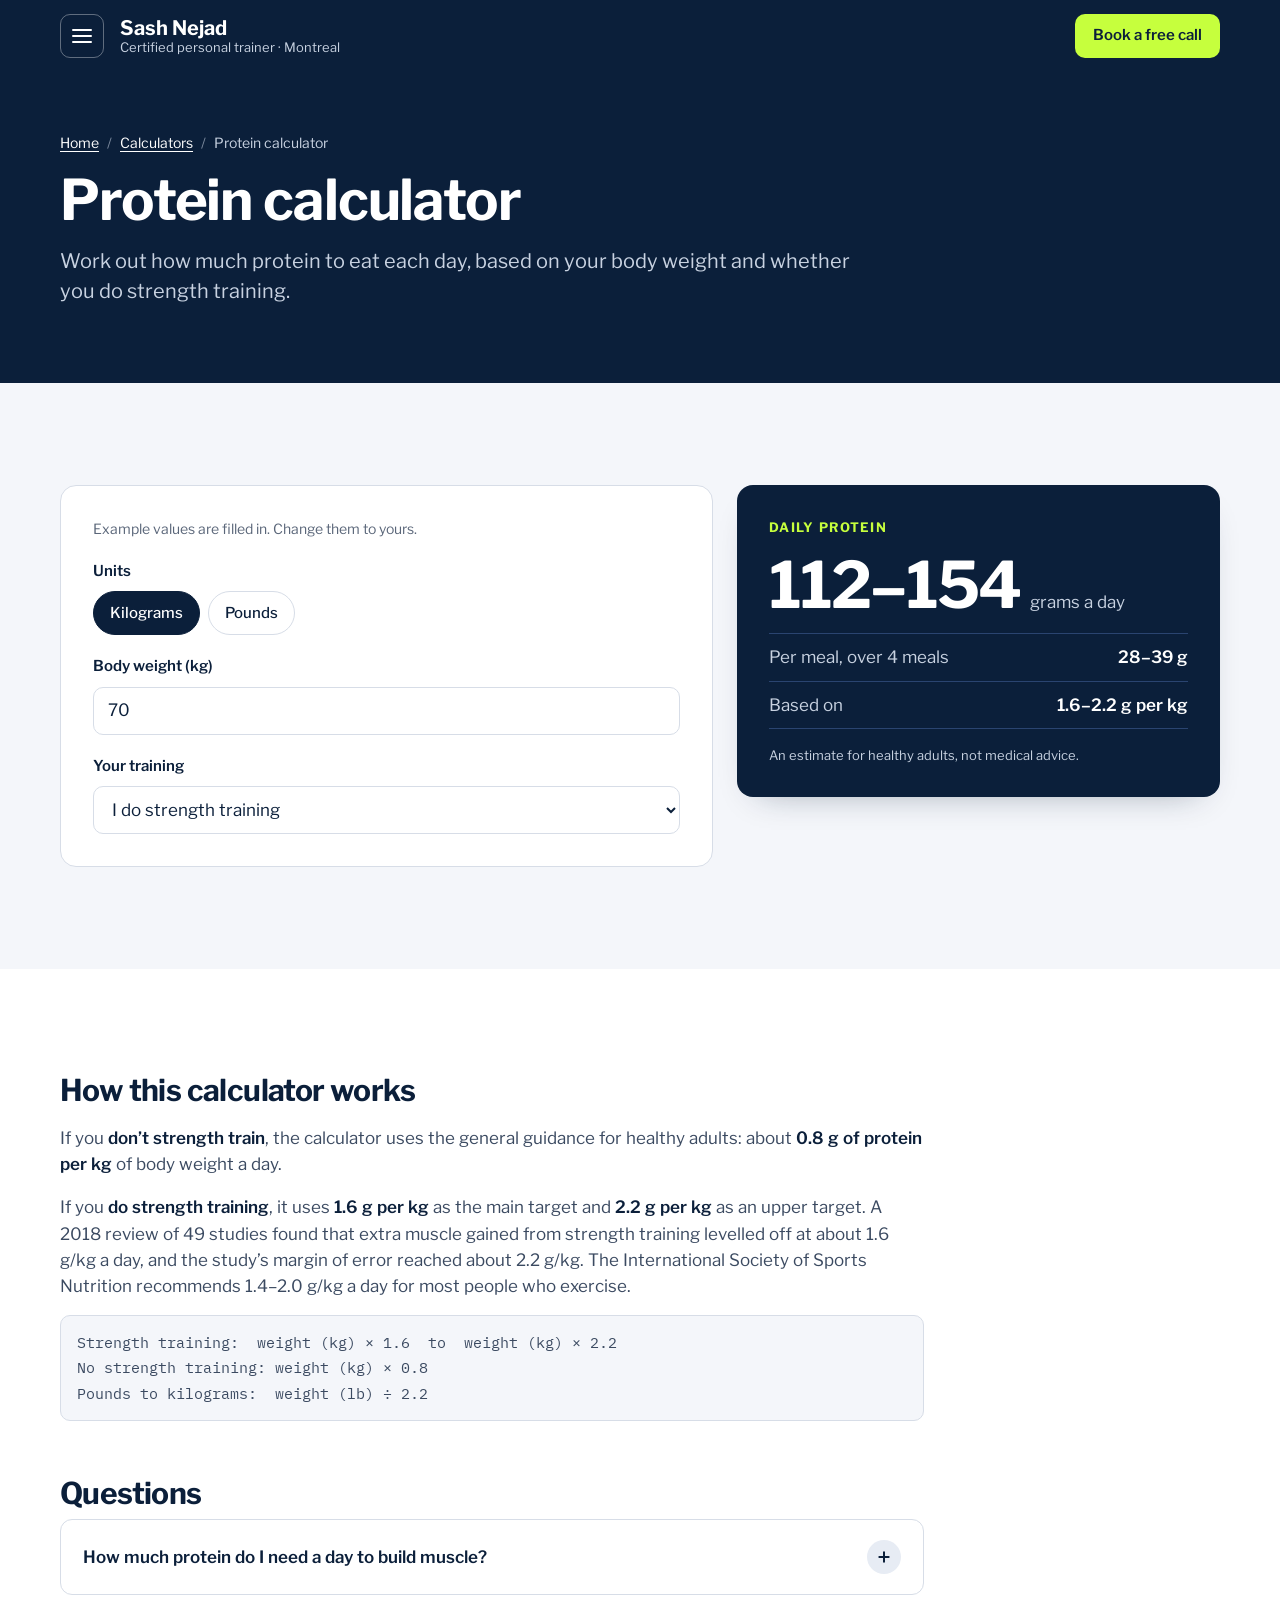
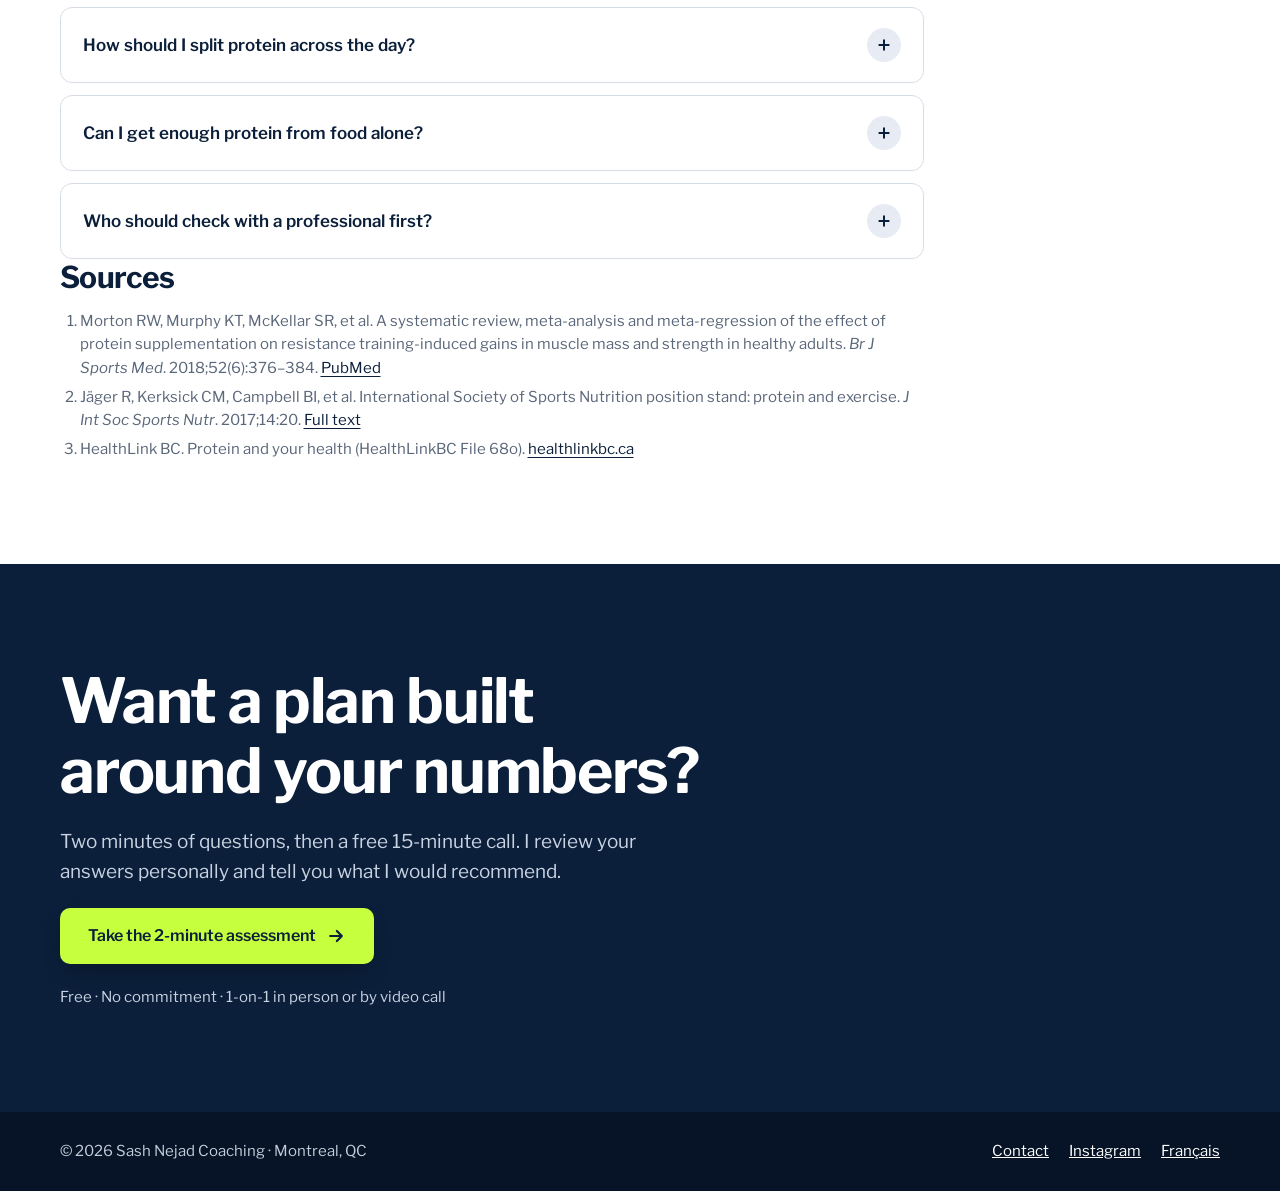
<file: calculators/protein-calculator/index.html>
<!DOCTYPE html>
<html lang="en">
<head>
<meta charset="utf-8">
<meta name="viewport" content="width=device-width, initial-scale=1.0">
<meta name="theme-color" content="#0B1F3A">

<!-- Google tag (gtag.js) -->
<script async src="https://www.googletagmanager.com/gtag/js?id=G-15GEWQ8VV3"></script>
<script>
  window.dataLayer = window.dataLayer || [];
  function gtag(){dataLayer.push(arguments);}
  gtag('js', new Date());

  gtag('config', 'G-15GEWQ8VV3');
  gtag('config', 'AW-18391822714');
</script>

<title>Protein Calculator: How Much Protein Do I Need a Day? | Sash Nejad Coaching</title>
<meta name="description" content="Free protein calculator. See how much protein to eat a day for strength training, based on your body weight, with the research behind the numbers.">
<meta name="robots" content="index, follow, max-image-preview:large, max-snippet:-1">
<link rel="canonical" href="https://sashnejad.com/calculators/protein-calculator/">
<meta property="og:type" content="website">
<meta property="og:site_name" content="Sash Nejad Coaching">
<meta property="og:locale" content="en_CA">
<meta property="og:title" content="Protein Calculator: How Much Protein Do I Need a Day? | Sash Nejad Coaching">
<meta property="og:description" content="Free protein calculator. See how much protein to eat a day for strength training, based on your body weight, with the research behind the numbers.">
<meta property="og:url" content="https://sashnejad.com/calculators/protein-calculator/">
<meta property="og:image" content="https://sashnejad.com/Gym.webp">
<meta name="twitter:card" content="summary_large_image">

<link rel="icon" type="image/png" href="/favicon-96x96.png" sizes="96x96" />
<link rel="icon" type="image/svg+xml" href="/favicon.svg" />
<link rel="shortcut icon" href="/favicon.ico" />
<link rel="apple-touch-icon" sizes="180x180" href="/apple-touch-icon.png" />
<link rel="manifest" href="/site.webmanifest" />

<!-- Google Tag Manager -->
<script>(function(w,d,s,l,i){w[l]=w[l]||[];w[l].push({'gtm.start':
new Date().getTime(),event:'gtm.js'});var f=d.getElementsByTagName(s)[0],
j=d.createElement(s),dl=l!='dataLayer'?'&l='+l:'';j.async=true;j.src=
'https://www.googletagmanager.com/gtm.js?id='+i+dl;f.parentNode.insertBefore(j,f);
})(window,document,'script','dataLayer','GTM-TTW9QDB4');</script>
<!-- End Google Tag Manager -->

<!-- Meta Pixel Code -->
<script>
!function(f,b,e,v,n,t,s)
{if(f.fbq)return;n=f.fbq=function(){n.callMethod?
n.callMethod.apply(n,arguments):n.queue.push(arguments)};
if(!f._fbq)f._fbq=n;n.push=n;n.loaded=!0;n.version='2.0';
n.queue=[];t=b.createElement(e);t.async=!0;
t.src=v;s=b.getElementsByTagName(e)[0];
s.parentNode.insertBefore(t,s)}(window, document,'script',
'https://connect.facebook.net/en_US/fbevents.js');
fbq('init', '3907175546258255');
fbq('track', 'PageView');
</script>
<!-- End Meta Pixel Code -->

<link rel="preconnect" href="https://fonts.googleapis.com">
<link rel="preconnect" href="https://fonts.gstatic.com" crossorigin>
<link rel="stylesheet" href="https://fonts.googleapis.com/css2?family=Libre+Franklin:wght@400;500;600;700&display=swap">
<link rel="stylesheet" href="https://fonts.googleapis.com/css2?family=IBM+Plex+Mono:wght@500&display=swap">
<link rel="stylesheet" href="/assets/site.css">

<script type="application/ld+json">
{
 "@context": "https://schema.org",
 "@graph": [
  {
   "@type": "WebSite",
   "@id": "https://sashnejad.com/#website",
   "url": "https://sashnejad.com/",
   "name": "Sash Nejad Coaching"
  },
  {
   "@type": "ProfessionalService",
   "@id": "https://sashnejad.com/#business",
   "name": "Sash Nejad Coaching",
   "url": "https://sashnejad.com/"
  },
  {
   "@type": "Person",
   "@id": "https://sashnejad.com/#sash",
   "name": "Sash Nejad",
   "url": "https://sashnejad.com/"
  },
  {
   "@type": "WebPage",
   "@id": "https://sashnejad.com/calculators/protein-calculator/#webpage",
   "url": "https://sashnejad.com/calculators/protein-calculator/",
   "name": "Protein Calculator: How Much Protein Do I Need a Day? | Sash Nejad Coaching",
   "description": "Free protein calculator. See how much protein to eat a day for strength training, based on your body weight, with the research behind the numbers.",
   "isPartOf": {
    "@id": "https://sashnejad.com/#website"
   },
   "inLanguage": "en-CA",
   "dateModified": "2026-11-17",
   "breadcrumb": {
    "@id": "https://sashnejad.com/calculators/protein-calculator/#breadcrumb"
   },
   "mainEntity": {
    "@id": "https://sashnejad.com/calculators/protein-calculator/#app"
   }
  },
  {
   "@type": "WebApplication",
   "@id": "https://sashnejad.com/calculators/protein-calculator/#app",
   "name": "Protein calculator",
   "url": "https://sashnejad.com/calculators/protein-calculator/",
   "description": "Free protein calculator. See how much protein to eat a day for strength training, based on your body weight, with the research behind the numbers.",
   "applicationCategory": "HealthApplication",
   "operatingSystem": "Any",
   "browserRequirements": "Requires JavaScript",
   "isAccessibleForFree": true,
   "offers": {
    "@type": "Offer",
    "price": 0,
    "priceCurrency": "CAD"
   },
   "creator": {
    "@id": "https://sashnejad.com/#sash"
   },
   "publisher": {
    "@id": "https://sashnejad.com/#business"
   }
  },
  {
   "@type": "BreadcrumbList",
   "itemListElement": [
    {
     "@type": "ListItem",
     "position": 1,
     "name": "Home",
     "item": "https://sashnejad.com/"
    },
    {
     "@type": "ListItem",
     "position": 2,
     "name": "Calculators",
     "item": "https://sashnejad.com/calculators/"
    },
    {
     "@type": "ListItem",
     "position": 3,
     "name": "Protein calculator",
     "item": "https://sashnejad.com/calculators/protein-calculator/"
    }
   ],
   "@id": "https://sashnejad.com/calculators/protein-calculator/#breadcrumb"
  },
  {
   "@type": "FAQPage",
   "@id": "https://sashnejad.com/calculators/protein-calculator/#faq",
   "mainEntity": [
    {
     "@type": "Question",
     "name": "How much protein do I need a day to build muscle?",
     "acceptedAnswer": {
      "@type": "Answer",
      "text": "For most people who strength train, about 1.6 g per kg of body weight a day, which is about 0.7 g per pound. Some people may benefit from up to about 2.2 g per kg."
     }
    },
    {
     "@type": "Question",
     "name": "How should I split protein across the day?",
     "acceptedAnswer": {
      "@type": "Answer",
      "text": "Spread it over three or four meals. The International Society of Sports Nutrition suggests about 0.25 g per kg of body weight, or 20–40 g, per meal, every 3–4 hours."
     }
    },
    {
     "@type": "Question",
     "name": "Can I get enough protein from food alone?",
     "acceptedAnswer": {
      "@type": "Answer",
      "text": "Yes. Whole foods can cover the protein needs of active people. Protein powder is a convenient option when food alone is hard, not a requirement."
     }
    },
    {
     "@type": "Question",
     "name": "Who should check with a professional first?",
     "acceptedAnswer": {
      "@type": "Answer",
      "text": "Children, pregnant or breastfeeding people and people with certain health conditions, such as kidney disease, have different protein needs. If that applies to you, talk to a doctor or registered dietitian."
     }
    }
   ]
  }
 ]
}
</script>
</head>
<body>
<!-- Google Tag Manager (noscript) -->
<noscript><iframe src="https://www.googletagmanager.com/ns.html?id=GTM-TTW9QDB4" height="0" width="0" style="display:none;visibility:hidden"></iframe></noscript>
<!-- End Google Tag Manager (noscript) -->
<noscript><img height="1" width="1" style="display:none" alt="" src="https://www.facebook.com/tr?id=3907175546258255&ev=PageView&noscript=1"></noscript>

<a class="skip" href="#main">Skip to content</a>

<header class="top">
  <div class="wrap">
    <button class="menu-btn" type="button" aria-expanded="false" aria-controls="site-menu" aria-label="Open menu">
      <span class="menu-btn__bars" aria-hidden="true"><span></span><span></span><span></span></span>
    </button>
    <a class="brand" href="/"><b>Sash Nejad</b><span>Certified personal trainer<span class="brand__city"> · Montreal</span></span></a>
    <a class="btn btn--accent top__cta" href="/assessment/" data-cta="header">Book a free call</a>
  </div>
  <nav class="menu" id="site-menu" aria-label="Main" hidden>
    <ul>
      <li><a href="/calculators/" aria-current="true">Calculators</a></li>
      <li><a href="/blog/">Blog</a></li>
      <li><a href="/contact/">Contact</a></li>
      <li><a class="menu__lang lang-switch" href="/fr/" hreflang="fr-CA" lang="fr-CA">Français</a></li>
    </ul>
  </nav>
</header>

<main id="main">
  <section class="page-hero">
    <div class="rings" aria-hidden="true"></div>
    <div class="wrap">
      <nav class="crumbs" aria-label="Breadcrumb"><ol><li><a href="/">Home</a></li><li><a href="/calculators/">Calculators</a></li><li aria-current="page">Protein calculator</li></ol></nav>
      <h1>Protein calculator</h1>
      <p class="page-hero__lead">Work out how much protein to eat each day, based on your body weight and whether you do strength training.</p>
    </div>
  </section>

  <section class="sec">
    <div class="wrap">
      <div class="calc">
        <form class="calc__form" id="calc" novalidate>
          <p class="calc__note">Example values are filled in. Change them to yours.</p>
      <fieldset class="field">
        <legend>Units</legend>
        <div class="seg">
          <label><input type="radio" name="units" value="metric" checked><span>Kilograms</span></label>
          <label><input type="radio" name="units" value="imperial"><span>Pounds</span></label>
        </div>
      </fieldset>
          <div class="field"><label for="weight">Body weight (<span data-u="w">kg</span>)</label><input id="weight" type="number" inputmode="decimal" min="1" step="1" value="70"></div>
          <div class="field">
            <label for="goal">Your training</label>
            <select id="goal">
              <option value="strength" selected>I do strength training</option>
              <option value="general">I don’t do strength training</option>
            </select>
          </div>
        </form>
        <div class="calc__result" aria-live="polite">
          <p class="result__label">Daily protein</p>
          <p class="result__big"><b id="r-main">112–154</b><span>grams a day</span></p>
          <dl class="result__rows">
            <div><dt>Per meal, over 4 meals</dt><dd id="r-meal">28–39 g</dd></div>
            <div><dt>Based on</dt><dd id="r-basis">1.6–2.2 g per kg</dd></div>
          </dl>
          <p class="result__msg" id="r-msg" hidden></p>
          <p class="result__fine">An estimate for healthy adults, not medical advice.</p>
        </div>
      </div>
    </div>
  </section>

  <section class="sec sec--white">
    <div class="wrap">
      <div class="prose">
        <h2>How this calculator works</h2>
        <p>If you <strong>don’t strength train</strong>, the calculator uses the general guidance for healthy adults: about <strong>0.8 g of protein per kg</strong> of body weight a day.</p>
        <p>If you <strong>do strength training</strong>, it uses <strong>1.6 g per kg</strong> as the main target and <strong>2.2 g per kg</strong> as an upper target. A 2018 review of 49 studies found that extra muscle gained from strength training levelled off at about 1.6 g/kg a day, and the study’s margin of error reached about 2.2 g/kg. The International Society of Sports Nutrition recommends 1.4–2.0 g/kg a day for most people who exercise.</p>
        <p class="formula">Strength training:  weight (kg) × 1.6  to  weight (kg) × 2.2
No strength training: weight (kg) × 0.8
Pounds to kilograms:  weight (lb) ÷ 2.2</p>
        <h2 id="questions">Questions</h2>
      </div>
      <div class="faq faq--stack">
        <div class="faq__list">
        <details>
          <summary>How much protein do I need a day to build muscle? <i><svg aria-hidden="true" width="16" height="16" viewBox="0 0 24 24" fill="none" stroke="currentColor" stroke-width="3" stroke-linecap="round"><path d="M12 5v14M5 12h14"/></svg></i></summary>
          <p>For most people who strength train, about 1.6 g per kg of body weight a day, which is about 0.7 g per pound. Some people may benefit from up to about 2.2 g per kg.</p>
        </details>
        <details>
          <summary>How should I split protein across the day? <i><svg aria-hidden="true" width="16" height="16" viewBox="0 0 24 24" fill="none" stroke="currentColor" stroke-width="3" stroke-linecap="round"><path d="M12 5v14M5 12h14"/></svg></i></summary>
          <p>Spread it over three or four meals. The International Society of Sports Nutrition suggests about 0.25 g per kg of body weight, or 20–40 g, per meal, every 3–4 hours.</p>
        </details>
        <details>
          <summary>Can I get enough protein from food alone? <i><svg aria-hidden="true" width="16" height="16" viewBox="0 0 24 24" fill="none" stroke="currentColor" stroke-width="3" stroke-linecap="round"><path d="M12 5v14M5 12h14"/></svg></i></summary>
          <p>Yes. Whole foods can cover the protein needs of active people. Protein powder is a convenient option when food alone is hard, not a requirement.</p>
        </details>
        <details>
          <summary>Who should check with a professional first? <i><svg aria-hidden="true" width="16" height="16" viewBox="0 0 24 24" fill="none" stroke="currentColor" stroke-width="3" stroke-linecap="round"><path d="M12 5v14M5 12h14"/></svg></i></summary>
          <p>Children, pregnant or breastfeeding people and people with certain health conditions, such as kidney disease, have different protein needs. If that applies to you, talk to a doctor or registered dietitian.</p>
        </details>
        </div>
      </div>
      <div class="prose">
      <h2 id="sources">Sources</h2>
      <ol class="sources">
        <li>Morton RW, Murphy KT, McKellar SR, et al. A systematic review, meta-analysis and meta-regression of the effect of protein supplementation on resistance training-induced gains in muscle mass and strength in healthy adults. <em>Br J Sports Med</em>. 2018;52(6):376–384. <a href="https://pubmed.ncbi.nlm.nih.gov/28698222/">PubMed</a></li>
        <li>Jäger R, Kerksick CM, Campbell BI, et al. International Society of Sports Nutrition position stand: protein and exercise. <em>J Int Soc Sports Nutr</em>. 2017;14:20. <a href="https://jissn.biomedcentral.com/articles/10.1186/s12970-017-0177-8">Full text</a></li>
        <li>HealthLink BC. Protein and your health (HealthLinkBC File 68o). <a href="https://www.healthlinkbc.ca/healthlinkbc-files/protein-and-your-health">healthlinkbc.ca</a></li>
      </ol>
      </div>
    </div>
  </section>

  <section class="sec sec--primary">
    <div class="rings rings--low" aria-hidden="true"></div>
    <div class="wrap">
      <div class="final">
        <h2>Want a plan built around your numbers?</h2>
        <p>Two minutes of questions, then a free 15-minute call. I review your answers personally and tell you what I would recommend.</p>
        <a class="btn btn--accent" href="/assessment/" data-cta="calc-protein">Take the 2-minute assessment <svg aria-hidden="true" width="20" height="20" viewBox="0 0 24 24" fill="none" stroke="currentColor" stroke-width="2.6" stroke-linecap="round" stroke-linejoin="round"><path d="M5 12h14M13 6l6 6-6 6"/></svg></a>
        <small>Free · No commitment · 1-on-1 in person or by video call</small>
      </div>
    </div>
  </section>
</main>

<footer class="foot">
  <div class="wrap">
    <span>© 2026 Sash Nejad Coaching · Montreal, QC</span>
    <nav aria-label="Footer">
      <a href="/contact/">Contact</a>
      <a href="https://www.instagram.com/sashnejad">Instagram</a>
      <a class="foot__lang lang-switch" href="/fr/" hreflang="fr-CA" lang="fr-CA">Français</a>
    </nav>
  </div>
</footer>
<script>
(function () {
  // Menu button: opens and closes the page menu under the header.
  var btn = document.querySelector('.menu-btn');
  var menu = document.getElementById('site-menu');
  if (!btn || !menu) return;
  function set(open) {
    btn.setAttribute('aria-expanded', String(open));
    btn.setAttribute('aria-label', open ? 'Close menu' : 'Open menu');
    menu.hidden = !open;
  }
  btn.addEventListener('click', function () { set(menu.hidden); });
  menu.addEventListener('click', function (e) { if (e.target.closest('a')) set(false); });
  document.addEventListener('keydown', function (e) {
    if (e.key === 'Escape' && !menu.hidden) { set(false); btn.focus(); }
  });
  document.addEventListener('click', function (e) {
    if (!menu.hidden && !e.target.closest('.top')) set(false);
  });
})();
</script>
<script>
(function () {
  var form = document.getElementById('calc');
  function $(id) { return document.getElementById(id); }
  function val(id) { var v = parseFloat($(id).value); return isFinite(v) ? v : NaN; }
  function picked(name) { var c = form.querySelector('input[name="' + name + '"]:checked'); return c ? c.value : ''; }
  function setUnitLabels(u) {
    form.querySelectorAll('[data-show]').forEach(function (el) { el.hidden = el.getAttribute('data-show') !== u; });
    document.querySelectorAll('[data-u="w"]').forEach(function (el) { el.textContent = u === 'metric' ? 'kg' : 'lb'; });
  }
  function convertWeight(id, to) {
    var w = val(id);
    if (isFinite(w)) $(id).value = Math.round(to === 'imperial' ? w * 2.20462 : w / 2.20462);
  }
  form.addEventListener('submit', function (e) { e.preventDefault(); });
  var last = picked('units');
  function calc() {
    var u = picked('units'), w = val('weight'), goal = $('goal').value;
    var kg = u === 'metric' ? w : w / 2.20462;
    var ok = kg >= 30 && kg <= 300;
    $('r-msg').hidden = ok;
    if (!ok) {
      ['r-main', 'r-meal'].forEach(function (id) { $(id).textContent = '–'; });
      $('r-msg').textContent = 'Enter your body weight.';
      return;
    }
    if (goal === 'general') {
      var g = Math.round(kg * 0.8);
      $('r-main').textContent = g;
      $('r-meal').textContent = Math.round(g / 4) + ' g';
      $('r-basis').textContent = '0.8 g per kg';
    } else {
      var lo = Math.round(kg * 1.6), hi = Math.round(kg * 2.2);
      $('r-main').textContent = lo + '–' + hi;
      $('r-meal').textContent = Math.round(lo / 4) + '–' + Math.round(hi / 4) + ' g';
      $('r-basis').textContent = '1.6–2.2 g per kg';
    }
  }
  function onChange(e) {
    if (e.target.name === 'units') {
      var u = picked('units');
      if (u !== last) { convertWeight('weight', u); last = u; }
      setUnitLabels(u);
    }
    calc();
  }
  form.addEventListener('input', onChange);
  form.addEventListener('change', onChange);
  setUnitLabels(last);
  calc();
})();
</script>
</body>
</html>
</file>
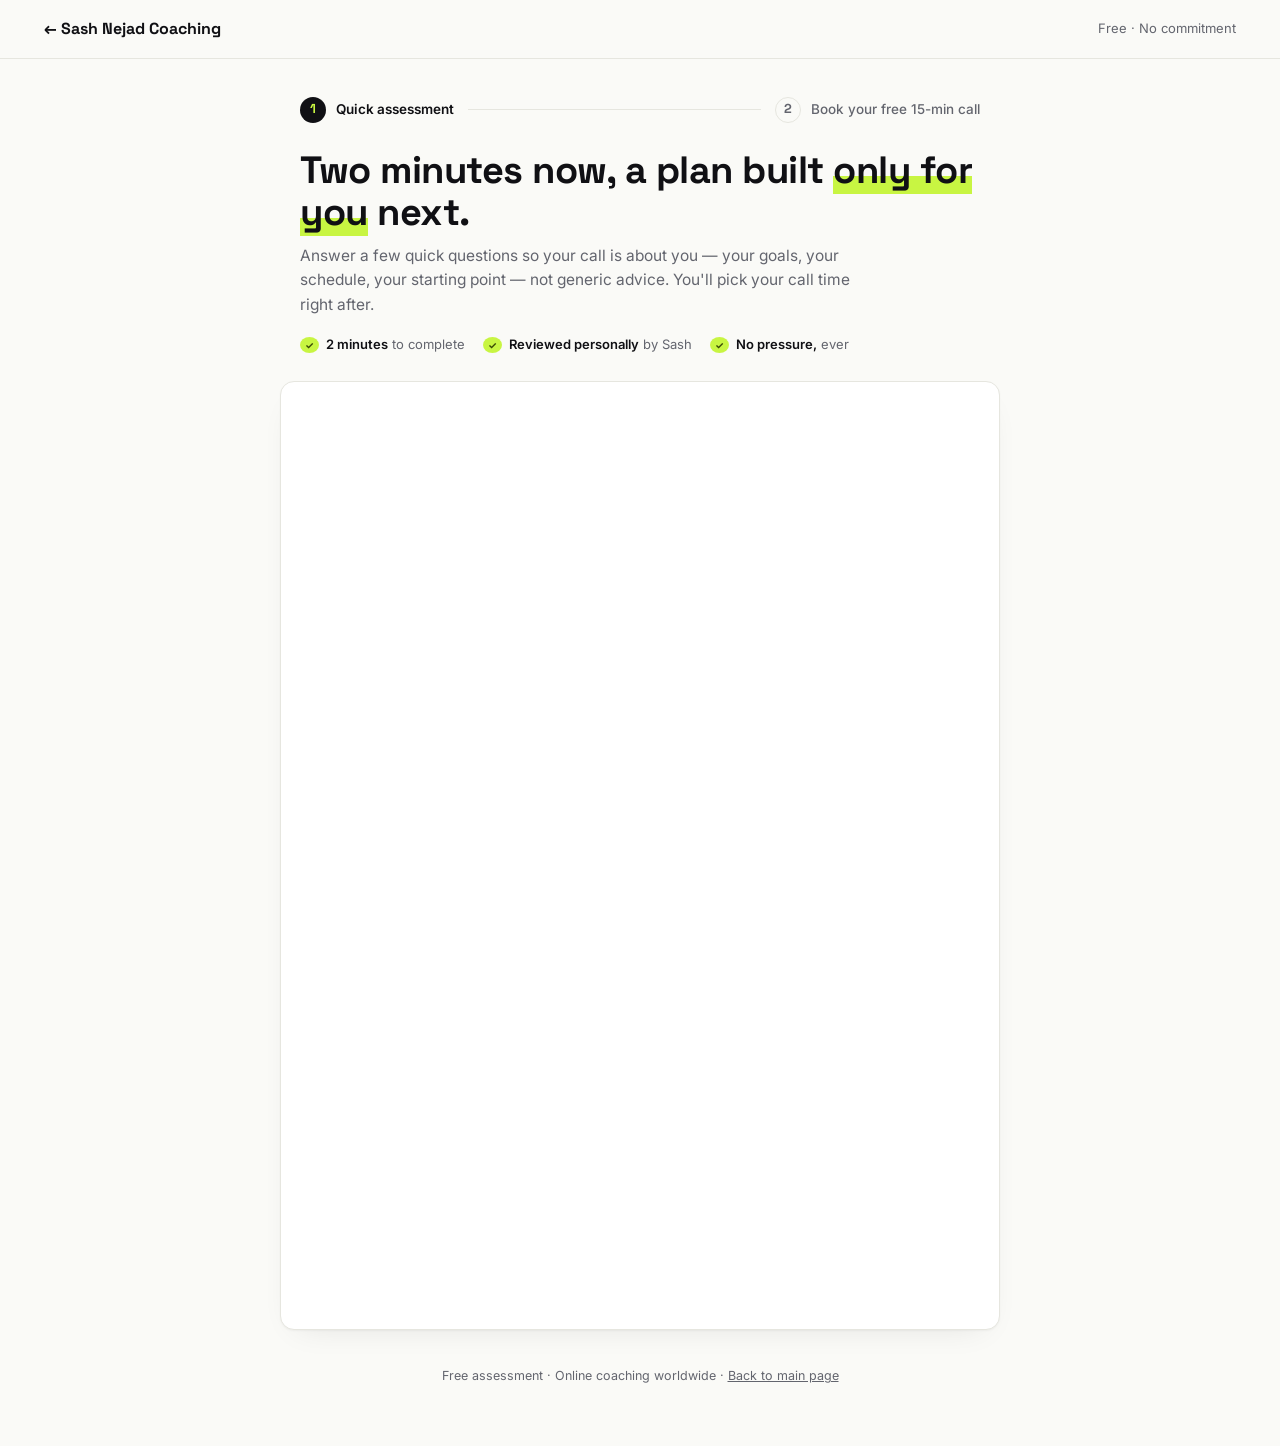
<file: index_P2.html>
<!DOCTYPE html>
<html lang="en">
<head>
  <!-- Google tag (gtag.js) -->
<script async src="https://www.googletagmanager.com/gtag/js?id=G-15GEWQ8VV3"></script>
<script>
  window.dataLayer = window.dataLayer || [];
  function gtag(){dataLayer.push(arguments);}
  gtag('js', new Date());

  gtag('config', 'G-15GEWQ8VV3');
</script>
<meta charset="UTF-8">
<meta name="viewport" content="width=device-width, initial-scale=1.0">
<title>Free Fitness Assessment — Sash Nejad Coaching</title>
<meta name="description" content="Take the 2-minute assessment, then book your free 15-minute call with Sash.">
<meta name="robots" content="noindex">

<!-- Meta Pixel Code -->
<script>
!function(f,b,e,v,n,t,s)
{if(f.fbq)return;n=f.fbq=function(){n.callMethod?
n.callMethod.apply(n,arguments):n.queue.push(arguments)};
if(!f._fbq)f._fbq=n;n.push=n;n.loaded=!0;n.version='2.0';
n.queue=[];t=b.createElement(e);t.async=!0;
t.src=v;s=b.getElementsByTagName(e)[0];
s.parentNode.insertBefore(t,s)}(window, document,'script',
'https://connect.facebook.net/en_US/fbevents.js');
fbq('init', '3907175546258255');
fbq('track', 'PageView');
</script>
<noscript><img height="1" width="1" style="display:none"
src="https://www.facebook.com/tr?id=3907175546258255&ev=PageView&noscript=1"
/></noscript>
<!-- End Meta Pixel Code -->

<link rel="preconnect" href="https://fonts.googleapis.com">
<link href="https://fonts.googleapis.com/css2?family=Space+Grotesk:wght@500;700&family=Inter:wght@400;500;600&display=swap" rel="stylesheet">
<style>
  :root{
    --paper:#fafaf7;
    --ink:#101014;
    --mut:#63656e;
    --line:#e6e6df;
    --volt:#c8f542;
    --volt-ink:#3a4a06;
  }
  *{margin:0;padding:0;box-sizing:border-box}
  body{background:var(--paper);color:var(--ink);font-family:'Inter',sans-serif;line-height:1.6;-webkit-font-smoothing:antialiased}

  .bar{display:flex;align-items:center;justify-content:space-between;padding:16px clamp(20px,5vw,44px);border-bottom:1px solid var(--line)}
  .bar a{color:var(--ink);text-decoration:none;font-family:'Space Grotesk';font-weight:700;font-size:16px}
  .bar span{font-size:13px;color:var(--mut)}

  .steps{max-width:720px;margin:38px auto 0;padding:0 20px;display:flex;align-items:center}
  .step{display:flex;align-items:center;gap:10px;font-size:13.5px;font-weight:600}
  .step .dot{width:26px;height:26px;border-radius:50%;display:flex;align-items:center;justify-content:center;font-family:'Space Grotesk';font-weight:700;font-size:13px;flex:none}
  .step.now .dot{background:var(--ink);color:var(--volt)}
  .step.next .dot{border:1.5px solid var(--line);color:var(--mut)}
  .step.next{color:var(--mut);font-weight:500}
  .rail{flex:1;height:1.5px;background:var(--line);margin:0 14px;min-width:24px}

  .intro{max-width:720px;margin:26px auto 8px;padding:0 20px}
  .intro h1{font-family:'Space Grotesk';font-weight:700;font-size:clamp(27px,5vw,38px);line-height:1.12;letter-spacing:-.5px}
  .intro h1 em{font-style:normal;background:linear-gradient(transparent 62%, var(--volt) 62%)}
  .intro p{color:var(--mut);font-size:15.5px;margin-top:10px;max-width:56ch}
  .assure{display:flex;gap:18px;flex-wrap:wrap;margin-top:16px;font-size:13px;color:var(--mut)}
  .assure b{color:var(--ink);font-weight:600}
  .assure div::before{content:"✓";color:var(--volt-ink);background:var(--volt);border-radius:50%;font-size:10px;padding:2px 5px;margin-right:7px;font-weight:700}

  .card{max-width:720px;margin:26px auto 0;padding:clamp(8px,2vw,20px);background:#fff;border:1px solid var(--line);border-radius:14px;box-shadow:0 1px 2px rgba(16,16,20,.04),0 12px 32px -18px rgba(16,16,20,.12)}

  .done{position:fixed;inset:0;background:rgba(250,250,247,.97);display:none;align-items:center;justify-content:center;flex-direction:column;gap:14px;text-align:center;padding:24px;z-index:50}
  .done.show{display:flex}
  .done .mark{width:56px;height:56px;border-radius:50%;background:var(--volt);display:flex;align-items:center;justify-content:center;font-size:24px;color:var(--volt-ink)}
  .done h2{font-family:'Space Grotesk';font-weight:700;font-size:24px}
  .done p{color:var(--mut);font-size:15px;max-width:44ch}
  .done a{margin-top:6px;background:var(--ink);color:#fff;text-decoration:none;font-weight:600;font-size:15px;padding:13px 24px;border-radius:8px}

  footer{max-width:720px;margin:36px auto 60px;padding:0 20px;font-size:12.5px;color:var(--mut);text-align:center}
  footer a{color:var(--mut)}
</style>
</head>
<body>

  <div class="bar">
    <a href="./">← Sash Nejad Coaching</a>
    <span>Free · No commitment</span>
  </div>

  <div class="steps" aria-label="Progress">
    <div class="step now"><span class="dot">1</span> Quick assessment</div>
    <div class="rail"></div>
    <div class="step next"><span class="dot">2</span> Book your free 15-min call</div>
  </div>

  <div class="intro">
    <h1>Two minutes now, a plan built <em>only for you</em> next.</h1>
    <p>Answer a few quick questions so your call is about you — your goals, your schedule, your starting point — not generic advice. You'll pick your call time right after.</p>
    <div class="assure">
      <div><b>2 minutes</b> to complete</div>
      <div><b>Reviewed personally</b> by Sash</div>
      <div><b>No pressure,</b> ever</div>
    </div>
  </div>

  <!-- ================= EMBEDDED TALLY FORM ================= -->
  <div class="card">
    <iframe
      data-tally-src="https://tally.so/embed/vGggxD?alignLeft=1&hideTitle=1&transparentBackground=1&dynamicHeight=1"
      loading="lazy" width="100%" height="900" frameborder="0"
      marginheight="0" marginwidth="0" title="Your Free Fitness Assessment">
    </iframe>
  </div>

  <!-- shown briefly after submit, then auto-redirects to the booking page -->
  <div class="done" id="done" role="status">
    <div class="mark">✓</div>
    <h2>Assessment received</h2>
    <p>Taking you to Sash's calendar to book your free 15-minute call…</p>
    <a id="calFallback" href="index_P3.html">Open the calendar</a>
  </div>

  <footer>
    Free assessment · Online coaching worldwide · <a href="./">Back to main page</a>
  </footer>

<script async src="https://tally.so/widgets/embed.js"></script>
<script>
  // On Tally form submit:
  // 1) fire the Meta "Lead" event
  // 2) pull the name + email out of the submitted answers
  // 3) redirect to the booking page with ?name=&email= so cal.com prefills them
  //    (page 3's embed has forwardQueryParams enabled, so the params flow through)

  function extractContact(payload) {
    var out = { name: "", email: "" };
    try {
      var fields = (payload && (payload.fields || payload.answers)) || [];
      for (var i = 0; i < fields.length; i++) {
        var f = fields[i] || {};
        var label = String(f.title || f.label || f.question || "").toLowerCase();
        var val = "";
        if (f.answer && typeof f.answer === "object" && "value" in f.answer) val = f.answer.value;
        else if ("value" in f) val = f.value;
        else if (typeof f.answer === "string") val = f.answer;
        if (val == null) val = "";
        val = String(val).trim();
        if (!val) continue;
        if (!out.email && (label.indexOf("email") > -1 || (f.type && String(f.type).toLowerCase().indexOf("email") > -1))) {
          out.email = val;
        } else if (!out.name && label.indexOf("name") > -1 && label.indexOf("whatsapp") === -1) {
          out.name = val;
        }
      }
      // Fallback: detect an email-shaped answer even if the label didn't match
      if (!out.email) {
        for (var j = 0; j < fields.length; j++) {
          var g = fields[j] || {};
          var v2 = (g.answer && g.answer.value) || g.value || "";
          if (typeof v2 === "string" && /.+@.+\..+/.test(v2)) { out.email = v2.trim(); break; }
        }
      }
    } catch (err) { /* prefill is best-effort; booking works without it */ }
    return out;
  }

  function buildBookingUrl(contact) {
    var url = "index_P3.html";
    var params = [];
    if (contact.name)  params.push("name="  + encodeURIComponent(contact.name));
    if (contact.email) params.push("email=" + encodeURIComponent(contact.email));
    return params.length ? url + "?" + params.join("&") : url;
  }

 var _leadFired = false;

window.addEventListener("message", function (e) {
  var data = e.data, payload = null, isSubmit = false;
  try {
    if (typeof data === "string" && data.indexOf("Tally.FormSubmitted") > -1) {
      isSubmit = true;
      try { var parsed = JSON.parse(data); payload = parsed && parsed.payload; } catch (err) {}
    } else if (data && data.event === "Tally.FormSubmitted") {
      isSubmit = true;
      payload = data.payload;
    }
  } catch (err) { /* ignore unrelated messages */ }

  if (!isSubmit) return;

  // Guard: only fire once per page load, even if Tally sends the
  // "FormSubmitted" message more than once for the same submission
  if (_leadFired) return;
  _leadFired = true;

  // 1) Meta Lead event (guarded for ad blockers)
  try { if (typeof fbq === "function") fbq("track", "Lead"); } catch (err) {}

    // 2) Build the prefilled booking URL and point the fallback button at it too
    var bookingUrl = buildBookingUrl(extractContact(payload));
    var fb = document.getElementById("calFallback");
    if (fb) fb.href = bookingUrl;

    // 3) Confirmation, then redirect (pause lets the pixel request complete)
    document.getElementById("done").classList.add("show");
    setTimeout(function () { window.location.href = bookingUrl; }, 1200);
  });
</script>
</body>
</html>
</file>
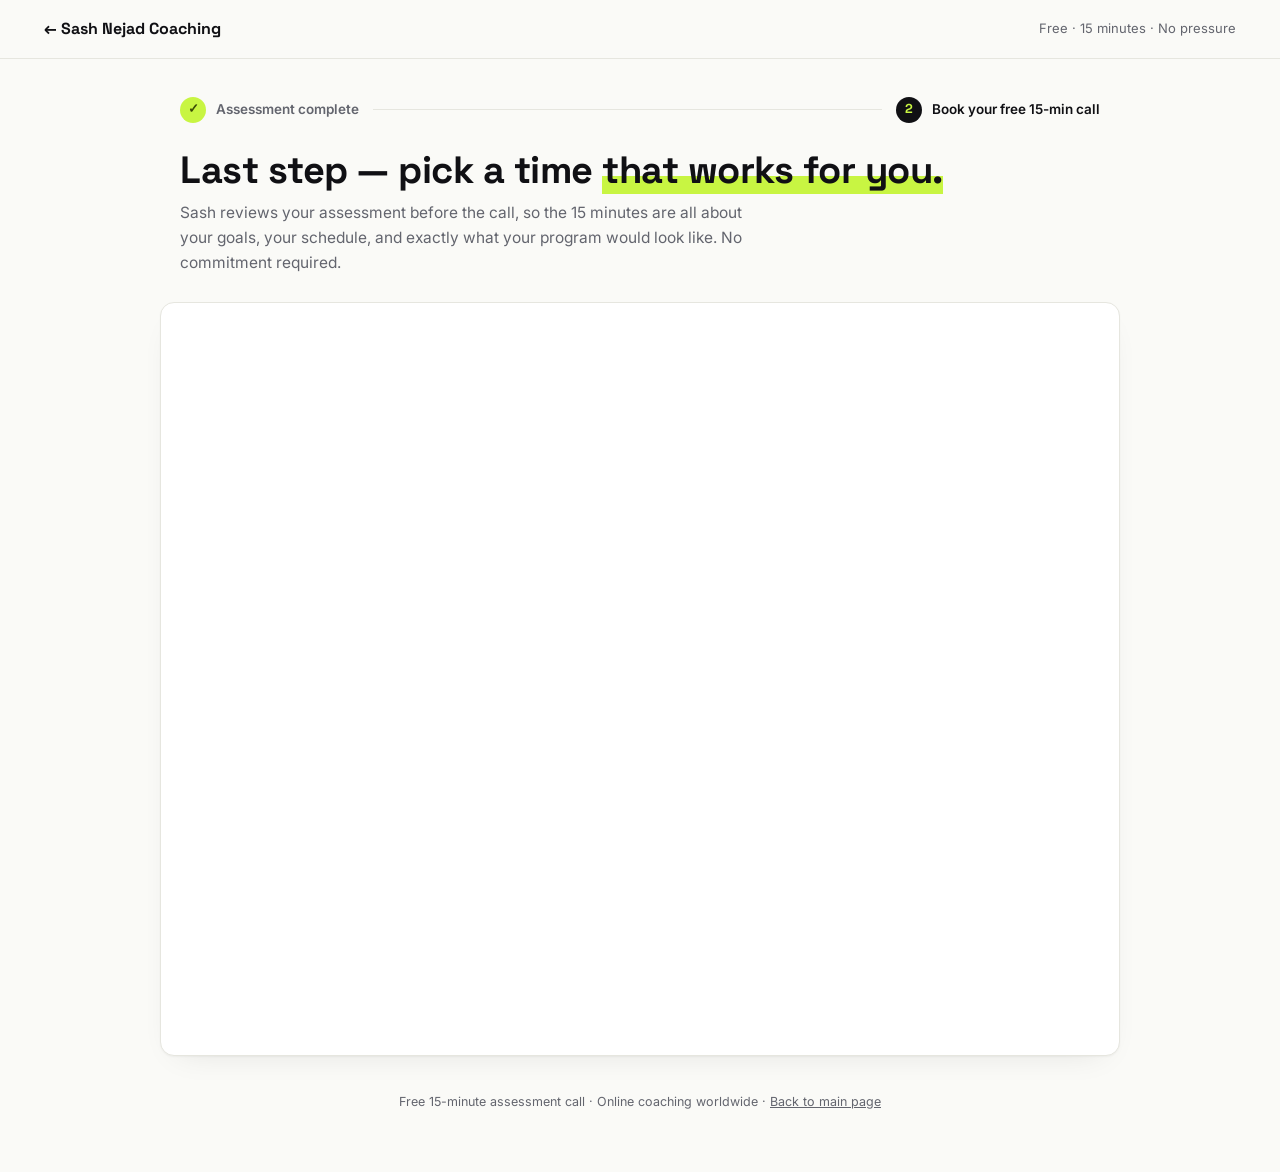
<file: index_P3.html>
<!DOCTYPE html>
<html lang="en">
<head>
  <!-- Google tag (gtag.js) -->
<script async src="https://www.googletagmanager.com/gtag/js?id=G-15GEWQ8VV3"></script>
<script>
  window.dataLayer = window.dataLayer || [];
  function gtag(){dataLayer.push(arguments);}
  gtag('js', new Date());

  gtag('config', 'G-15GEWQ8VV3');
</script>
<meta charset="UTF-8">
<meta name="viewport" content="width=device-width, initial-scale=1.0">
<title>Book Your Free 15-Min Call — Sash Nejad Coaching</title>
<meta name="description" content="Pick a time for your free 15-minute assessment call with Sash.">
<meta name="robots" content="noindex">

<!-- Meta Pixel Code -->
<script>
!function(f,b,e,v,n,t,s)
{if(f.fbq)return;n=f.fbq=function(){n.callMethod?
n.callMethod.apply(n,arguments):n.queue.push(arguments)};
if(!f._fbq)f._fbq=n;n.push=n;n.loaded=!0;n.version='2.0';
n.queue=[];t=b.createElement(e);t.async=!0;
t.src=v;s=b.getElementsByTagName(e)[0];
s.parentNode.insertBefore(t,s)}(window, document,'script',
'https://connect.facebook.net/en_US/fbevents.js');
fbq('init', '3907175546258255');
fbq('track', 'PageView');
</script>
<noscript><img height="1" width="1" style="display:none"
src="https://www.facebook.com/tr?id=3907175546258255&ev=PageView&noscript=1"
/></noscript>
<!-- End Meta Pixel Code -->

<link rel="preconnect" href="https://fonts.googleapis.com">
<link href="https://fonts.googleapis.com/css2?family=Space+Grotesk:wght@500;700&family=Inter:wght@400;500;600&display=swap" rel="stylesheet">
<style>
  :root{
    --paper:#fafaf7;
    --ink:#101014;
    --mut:#63656e;
    --line:#e6e6df;
    --volt:#c8f542;
    --volt-ink:#3a4a06;
  }
  *{margin:0;padding:0;box-sizing:border-box}
  body{background:var(--paper);color:var(--ink);font-family:'Inter',sans-serif;line-height:1.6;-webkit-font-smoothing:antialiased}

  .bar{display:flex;align-items:center;justify-content:space-between;padding:16px clamp(20px,5vw,44px);border-bottom:1px solid var(--line)}
  .bar a{color:var(--ink);text-decoration:none;font-family:'Space Grotesk';font-weight:700;font-size:16px}
  .bar span{font-size:13px;color:var(--mut)}

  .steps{max-width:960px;margin:38px auto 0;padding:0 20px;display:flex;align-items:center}
  .step{display:flex;align-items:center;gap:10px;font-size:13.5px;font-weight:600}
  .step .dot{width:26px;height:26px;border-radius:50%;display:flex;align-items:center;justify-content:center;font-family:'Space Grotesk';font-weight:700;font-size:13px;flex:none}
  .step.done .dot{background:var(--volt);color:var(--volt-ink)}
  .step.done{color:var(--mut)}
  .step.now .dot{background:var(--ink);color:var(--volt)}
  .rail{flex:1;height:1.5px;background:var(--line);margin:0 14px;min-width:24px}

  .intro{max-width:960px;margin:26px auto 8px;padding:0 20px}
  .intro h1{font-family:'Space Grotesk';font-weight:700;font-size:clamp(27px,5vw,38px);line-height:1.12;letter-spacing:-.5px}
  .intro h1 em{font-style:normal;background:linear-gradient(transparent 62%, var(--volt) 62%)}
  .intro p{color:var(--mut);font-size:15.5px;margin-top:10px;max-width:58ch}

  .cal-card{max-width:960px;margin:26px auto 0;padding:clamp(6px,1.5vw,16px);background:#fff;border:1px solid var(--line);border-radius:14px;box-shadow:0 1px 2px rgba(16,16,20,.04),0 12px 32px -18px rgba(16,16,20,.12)}
  .cal-holder{width:100%;min-height:720px;overflow:auto;border-radius:10px}
  @media(max-width:640px){.cal-holder{min-height:640px}}

  .booked{max-width:960px;margin:18px auto 0;padding:16px 20px;display:none;align-items:center;gap:12px;background:var(--volt);color:var(--volt-ink);border-radius:12px;font-weight:600;font-size:14.5px}
  .booked.show{display:flex}

  footer{max-width:960px;margin:36px auto 60px;padding:0 20px;font-size:12.5px;color:var(--mut);text-align:center}
  footer a{color:var(--mut)}
</style>
</head>
<body>

  <div class="bar">
    <a href="./">← Sash Nejad Coaching</a>
    <span>Free · 15 minutes · No pressure</span>
  </div>

  <div class="steps" aria-label="Progress">
    <div class="step done"><span class="dot">✓</span> Assessment complete</div>
    <div class="rail"></div>
    <div class="step now"><span class="dot">2</span> Book your free 15-min call</div>
  </div>

  <div class="intro">
    <h1>Last step — pick a time <em>that works for you.</em></h1>
    <p>Sash reviews your assessment before the call, so the 15 minutes are all about your goals, your schedule, and exactly what your program would look like. No commitment required.</p>
  </div>

  <!-- ================= CAL.COM INLINE EMBED ================= -->
  <div class="cal-card">
    <!-- Cal inline embed code begins -->
    <div class="cal-holder" id="my-cal-inline-15min-r2"></div>
    <script type="text/javascript">
      (function (C, A, L) { let p = function (a, ar) { a.q.push(ar); }; let d = C.document; C.Cal = C.Cal || function () { let cal = C.Cal; let ar = arguments; if (!cal.loaded) { cal.ns = {}; cal.q = cal.q || []; d.head.appendChild(d.createElement("script")).src = A; cal.loaded = true; } if (ar[0] === L) { const api = function () { p(api, arguments); }; const namespace = ar[1]; api.q = api.q || []; if(typeof namespace === "string"){cal.ns[namespace] = cal.ns[namespace] || api;p(cal.ns[namespace], ar);p(cal, ["initNamespace", namespace]);} else p(cal, ar); return;} p(cal, ar); }; })(window, "https://app.cal.com/embed/embed.js", "init");
     Cal("init", "15min-r2", {origin:"https://app.cal.com"});

// Read name/email directly from this page's own URL instead of
// blanket-forwarding every query param (which was breaking the inline embed)
var _params = new URLSearchParams(window.location.search);
var _prefillName  = _params.get("name")  || "";
var _prefillEmail = _params.get("email") || "";

Cal.ns["15min-r2"]("inline", {
  elementOrSelector:"#my-cal-inline-15min-r2",
  config: {
    "layout":"month_view",
    "useSlotsViewOnSmallScreen":"true",
    "name": _prefillName,
    "email": _prefillEmail
  },
  calLink: "sashnejad/15min-r2",
});
      Cal.ns["15min-r2"]("ui", {"hideEventTypeDetails":false,"layout":"month_view"});

      // ===== Meta tracking: fire "Schedule" when a booking is confirmed =====
      // Cal.com's embed emits a "bookingSuccessful" event on confirmation.
      // We listen for it (and its V2 variant) and fire the pixel exactly once.
      var _scheduleFired = false;
      function fireSchedule() {
        if (_scheduleFired) return;
        _scheduleFired = true;
        try { if (typeof fbq === "function") fbq("track", "Schedule"); } catch (err) {}
        var el = document.getElementById("bookedBanner");
        if (el) el.classList.add("show");
      }
      Cal.ns["15min-r2"]("on", { action: "bookingSuccessful",   callback: fireSchedule });
      Cal.ns["15min-r2"]("on", { action: "bookingSuccessfulV2", callback: fireSchedule });
    </script>
    <!-- Cal inline embed code ends -->
  </div>

  <div class="booked" id="bookedBanner">
    ✓ You're booked! Check your email for the calendar invite — Sash will review your assessment before the call.
  </div>

  <footer>
    Free 15-minute assessment call · Online coaching worldwide · <a href="./">Back to main page</a>
  </footer>

</body>
</html>
</file>
<file: assets/site.css>
/* Sash Nejad Coaching: shared styles for every page. */
/* Layout first. The colours and type for this design are in the block at the end of this stylesheet. */
:root {
  color-scheme: light;
  --primary: #1F4FD8;
  --primary-deep: #173DB0;
  --primary-tint: #E6ECFD;
  --accent: #FFC53D;
  --accent-deep: #F2B01E;
  --accent-tint: #FFF3D1;
  --ink: #0E1A33;
  --body: #3A4560;
  --muted: #55607A;
  --paper: #F3F6FC;
  --surface: #FFFFFF;
  --line: #D9E0EE;
  --on-primary: #DCE5FF;
  --on-ink: #C5CEE3;
  --ink-line: #2B3A5C;
  --display: 'Archivo', 'Arial Black', 'Helvetica Neue', Arial, sans-serif;
  --text: 'IBM Plex Sans', system-ui, -apple-system, 'Segoe UI', sans-serif;
  --mono: 'IBM Plex Mono', ui-monospace, 'SFMono-Regular', Menlo, monospace;
  --shadow: 0 18px 40px -18px rgba(14, 26, 51, .28);
}
*, *::before, *::after { box-sizing: border-box; }
html { -webkit-text-size-adjust: 100%; scroll-behavior: smooth; scroll-padding-top: 84px; }
body { margin: 0; font-family: var(--text); font-size: 17px; line-height: 1.55; color: var(--ink); background: var(--paper); }
img { max-width: 100%; height: auto; display: block; }
h1, h2, h3, p, ol, ul, figure, blockquote { margin: 0; }
ol, ul { padding: 0; list-style: none; }
a { color: var(--primary); }
button { font: inherit; color: inherit; }
:focus-visible { outline: 3px solid var(--accent-deep); outline-offset: 3px; border-radius: 6px; }

.skip { position: absolute; left: -9999px; }
.skip:focus { left: 16px; top: 16px; z-index: 60; background: var(--surface); padding: 10px 14px; border-radius: 8px; }

.sec { padding-block: clamp(64px, 8vw, 112px); padding-inline: clamp(20px, 5vw, 48px); position: relative; }
.sec--white { background: var(--surface); }
.sec--ink { background: var(--ink); color: #FFFFFF; }
.sec--primary { background: var(--primary); color: #FFFFFF; overflow: hidden; }
.wrap { max-width: 1160px; margin-inline: auto; position: relative; }

h1, h2, h3 { font-family: var(--display); text-wrap: balance; }
h1 { font-weight: 800; font-stretch: 116%; font-size: clamp(38px, 5.4vw, 72px); line-height: 1.02; letter-spacing: -0.02em; }
h2 { font-weight: 800; font-stretch: 112%; font-size: clamp(30px, 4vw, 50px); line-height: 1.06; letter-spacing: -0.02em; }
h3 { font-weight: 700; font-size: 21px; line-height: 1.22; }
.eyebrow { font-family: var(--display); font-weight: 700; font-size: 13px; letter-spacing: 0.12em; text-transform: uppercase; color: var(--primary); }
.sec--ink .eyebrow { color: var(--accent); }
.hl { background: linear-gradient(transparent 58%, var(--accent) 58%, var(--accent) 94%, transparent 94%); padding-inline: .06em; }
.head { display: flex; flex-direction: column; gap: 14px; max-width: 780px; margin-bottom: clamp(32px, 4vw, 52px); }
.head p { font-size: 19px; color: var(--body); }
.sec--ink .head p { color: var(--on-ink); }

.btn { display: inline-flex; align-items: center; justify-content: center; gap: 10px; min-height: 56px; padding: 0 28px; border: 0; border-radius: 999px; font-family: var(--display); font-weight: 700; font-size: 17px; text-decoration: none; cursor: pointer; transition: transform .18s ease, background-color .18s ease, box-shadow .18s ease; }
.btn svg { transition: transform .18s ease; flex: none; }
.btn:hover { transform: translateY(-2px); }
.btn:hover svg { transform: translateX(4px); }
.btn--accent { background: var(--accent); color: var(--ink); box-shadow: 0 10px 24px -10px rgba(0, 0, 0, .45); }
.btn--accent:hover { background: #FFD166; color: var(--ink); }
.btn--primary { background: var(--primary); color: #FFFFFF; box-shadow: 0 10px 24px -12px rgba(31, 79, 216, .7); }
.btn--primary:hover { background: var(--primary-deep); color: #FFFFFF; }
.btn--ghost { min-height: 44px; padding: 0 20px; font-size: 15px; background: transparent; color: #FFFFFF; box-shadow: inset 0 0 0 1.5px rgba(255, 255, 255, .7); }
.btn--ghost:hover { background: #FFFFFF; color: var(--primary); }

/* Header */
.top { background: var(--primary); color: #FFFFFF; padding-block: 14px; padding-inline: clamp(20px, 5vw, 48px); z-index: 40; }
.top .wrap { display: flex; align-items: center; justify-content: space-between; gap: 12px 28px; flex-wrap: wrap; }
.brand { display: flex; flex-direction: column; line-height: 1.2; color: #FFFFFF; text-decoration: none; }
.brand b { font-family: var(--display); font-weight: 800; font-stretch: 112%; font-size: 20px; }
.brand span { font-size: 13px; color: var(--on-primary); }
.nav { display: flex; gap: 26px; margin-left: auto; }
.nav a { color: #FFFFFF; text-decoration: none; font-weight: 500; font-size: 15px; padding-block: 10px; border-bottom: 2px solid transparent; }
.nav a:hover { border-bottom-color: var(--accent); }
@media (min-width: 721px) { .top { position: sticky; top: 0; } }
@media (max-width: 900px) { .nav { display: none; } }

/* Hero */
.hero { background: var(--primary); color: #FFFFFF; padding-block: clamp(36px, 5vw, 72px) clamp(96px, 10vw, 140px); padding-inline: clamp(20px, 5vw, 48px); position: relative; overflow: hidden; }
.rings { position: absolute; width: 760px; height: 760px; right: -240px; top: -200px; border-radius: 50%; border: 1px solid rgba(255, 255, 255, .16); pointer-events: none; }
.rings::before, .rings::after { content: ""; position: absolute; border-radius: 50%; border: 1px solid rgba(255, 255, 255, .16); }
.rings::before { inset: 90px; }
.rings::after { inset: 200px; border-width: 28px; border-color: rgba(255, 255, 255, .06); }
.hero .wrap { display: grid; grid-template-columns: minmax(0, 1.08fr) minmax(0, .92fr); gap: 48px 64px; align-items: center; }
.hero__copy { display: flex; flex-direction: column; align-items: flex-start; gap: 24px; min-width: 0; }
.pill { display: inline-flex; align-items: center; gap: 8px; padding: 8px 14px; border-radius: 999px; background: rgba(255, 255, 255, .14); font-size: 14px; font-weight: 500; }
.pill svg { flex: none; color: var(--accent); }
.mark { color: var(--accent); position: relative; white-space: nowrap; }
.mark::after { content: ""; position: absolute; left: 0; right: 0; bottom: -.04em; height: .09em; background: var(--accent); border-radius: 99px; transform: rotate(-1deg); }
.hero__lead { font-size: clamp(17px, 1.5vw, 20px); line-height: 1.5; color: var(--on-primary); max-width: 33em; }
.hero__cta { display: flex; flex-wrap: wrap; align-items: center; gap: 14px 22px; }
.hero__more { color: #FFFFFF; font-weight: 500; text-underline-offset: 4px; }
.hero__note { font-size: 15px; color: var(--on-primary); }

.shot { position: relative; max-width: 440px; width: 100%; justify-self: center; min-width: 0; }
.shot::before { content: ""; position: absolute; inset: 22px -18px -18px 22px; background: var(--accent); border-radius: 28px; }
.shot img { position: relative; width: 100%; aspect-ratio: 4 / 5; object-fit: cover; border-radius: 28px; background: var(--primary-deep); color: var(--on-primary); font-size: 14px; }
.float { position: absolute; display: flex; align-items: center; gap: 12px; padding: 12px 16px; border-radius: 16px; background: var(--surface); color: var(--ink); box-shadow: var(--shadow); font-size: 14px; line-height: 1.3; }
.float b { display: block; font-family: var(--display); font-weight: 700; font-size: 15px; }
.float span { color: var(--muted); }
.float i { flex: none; width: 38px; height: 38px; border-radius: 12px; display: grid; place-items: center; }
.float--a { left: clamp(-36px, -3vw, -10px); top: 36px; }
.float--a i { background: var(--accent); color: var(--ink); }
.float--b { right: clamp(-28px, -2.4vw, -8px); bottom: 44px; }
.float--b i { background: var(--primary-tint); color: var(--primary); }
@media (max-width: 900px) {
  .hero .wrap { grid-template-columns: minmax(0, 1fr); }
  .shot { max-width: 380px; justify-self: start; margin-left: 8px; }
}

/* Stats card overlapping the hero */
.stats { padding-inline: clamp(20px, 5vw, 48px); margin-top: -56px; position: relative; z-index: 2; }
.stats ul { max-width: 1160px; margin-inline: auto; background: var(--surface); border-radius: 24px; box-shadow: var(--shadow); display: grid; grid-template-columns: repeat(4, minmax(0, 1fr)); }
.stats li { padding: 26px 24px; display: flex; flex-direction: column; gap: 2px; border-left: 1px solid var(--line); min-width: 0; }
.stats li:first-child { border-left: 0; }
.stats b { font-family: var(--display); font-weight: 800; font-stretch: 116%; font-size: clamp(28px, 3vw, 40px); line-height: 1.05; letter-spacing: -0.02em; color: var(--primary); }
.stats span { font-size: 15px; color: var(--body); }
@media (max-width: 760px) {
  .stats ul { grid-template-columns: repeat(2, minmax(0, 1fr)); }
  .stats li { padding: 20px 18px; }
  .stats li:nth-child(3) { border-left: 0; }
  .stats li:nth-child(n+3) { border-top: 1px solid var(--line); }
}

/* Sound familiar */
.thoughts { display: grid; grid-template-columns: repeat(3, minmax(0, 1fr)); gap: 28px; margin-bottom: clamp(40px, 5vw, 64px); }
.thought { position: relative; background: var(--surface); border-radius: 24px; padding: 26px 28px; font-size: 20px; line-height: 1.35; font-weight: 500; box-shadow: var(--shadow); transition: transform .2s ease; }
.thought::after { content: ""; position: absolute; left: 36px; bottom: -14px; width: 28px; height: 28px; background: var(--surface); border-radius: 0 0 6px 0; transform: rotate(45deg) skew(8deg, 8deg); }
.thought:nth-child(1) { transform: rotate(-1.6deg); }
.thought:nth-child(2) { transform: rotate(1.1deg) translateY(10px); }
.thought:nth-child(3) { transform: rotate(-.7deg); }
.thought:hover { transform: rotate(0) translateY(-4px); }
.resolve { display: grid; grid-template-columns: minmax(0, 1.1fr) minmax(0, .9fr); gap: 20px 56px; align-items: end; }
.resolve p { font-size: 19px; color: var(--body); }
@media (max-width: 860px) {
  .thoughts { grid-template-columns: minmax(0, 1fr); gap: 30px; }
  .thought:nth-child(2) { transform: rotate(1.1deg); }
  .resolve { grid-template-columns: minmax(0, 1fr); }
}

/* How it works: first three months + feature cards */
.path { background: var(--paper); border-radius: 24px; padding: clamp(20px, 3vw, 32px); margin-bottom: 28px; }
.path__label { font-family: var(--display); font-weight: 700; font-size: 17px; margin-bottom: 16px; display: flex; flex-wrap: wrap; gap: 6px 18px; align-items: baseline; justify-content: space-between; }
.path__label span { font-family: var(--text); font-weight: 400; font-size: 15px; color: var(--muted); }
.path__row { display: flex; flex-wrap: wrap; gap: 8px; }
.tile { border-radius: 14px; min-height: 68px; display: flex; align-items: center; }
.tile--start { flex: 1 1 200px; gap: 12px; padding: 12px 16px; background: var(--accent); line-height: 1.25; font-size: 14px; }
.tile--start b { display: block; font-family: var(--display); font-weight: 800; font-size: 17px; }
.tile--wk { flex: 1 0 50px; flex-direction: column; justify-content: center; gap: 2px; background: var(--surface); border: 1px solid var(--line); color: var(--primary); }
.tile--wk b { font-family: var(--mono); font-weight: 500; font-size: 12px; color: var(--muted); letter-spacing: .04em; }
.tile--end { flex: 1 1 130px; padding: 12px 16px; border: 1.5px dashed var(--muted); font-size: 14px; line-height: 1.25; color: var(--body); }
.path.is-in .tile--wk { animation: pop .45s cubic-bezier(.3, 1.6, .5, 1) both; animation-delay: calc(var(--i) * 45ms); }
@keyframes pop { from { transform: scale(.82); } to { transform: scale(1); } }

.cards { display: grid; grid-template-columns: repeat(4, minmax(0, 1fr)); gap: 20px; }
.card { background: var(--surface); border: 1px solid var(--line); border-radius: 22px; padding: 26px 24px 28px; display: flex; flex-direction: column; gap: 10px; min-width: 0; transition: transform .2s ease, box-shadow .2s ease, border-color .2s ease; }
.card:hover { transform: translateY(-6px); box-shadow: var(--shadow); border-color: transparent; }
.card i { width: 52px; height: 52px; border-radius: 16px; display: grid; place-items: center; background: var(--primary-tint); color: var(--primary); margin-bottom: 8px; }
.card--first { background: var(--accent-tint); border-color: var(--accent); }
.card--first i { background: var(--accent); color: var(--ink); }
.card p { color: var(--body); font-size: 16px; }
@media (max-width: 1020px) { .cards { grid-template-columns: repeat(2, minmax(0, 1fr)); } }
@media (max-width: 560px) { .cards { grid-template-columns: minmax(0, 1fr); } }

/* Plan picker */
.picker { display: grid; grid-template-columns: minmax(0, 1fr) minmax(0, 1fr); gap: 40px 64px; align-items: center; }
.picker__copy { display: flex; flex-direction: column; gap: 18px; min-width: 0; }
.picker__copy p { color: var(--on-ink); font-size: 19px; max-width: 30em; }
.setups { display: flex; flex-wrap: wrap; gap: 10px; margin-top: 6px; }
.setup { min-height: 46px; padding: 0 18px; border-radius: 999px; border: 1.5px solid var(--ink-line); background: transparent; color: #FFFFFF; font-weight: 500; font-size: 16px; cursor: pointer; transition: background-color .15s ease, border-color .15s ease, color .15s ease; }
.setup:hover { border-color: var(--accent); }
.setup[aria-pressed="true"] { background: var(--accent); border-color: var(--accent); color: var(--ink); font-weight: 600; }
.plan { background: var(--surface); color: var(--ink); border-radius: 24px; padding: clamp(20px, 3vw, 30px); display: flex; flex-direction: column; gap: 16px; min-width: 0; box-shadow: 0 30px 60px -30px rgba(0, 0, 0, .6); }
.plan__meta { font-family: var(--mono); font-size: 12px; letter-spacing: .08em; text-transform: uppercase; color: var(--muted); }
.plan__title { font-family: var(--display); font-weight: 800; font-size: 23px; line-height: 1.2; }
.plan__list li { display: flex; align-items: center; gap: 14px; padding-block: 12px; border-top: 1px solid var(--line); }
.plan__list li:last-child { border-bottom: 1px solid var(--line); }
.plan__n { flex: none; width: 28px; height: 28px; border-radius: 50%; display: grid; place-items: center; background: var(--primary-tint); color: var(--primary); font-family: var(--mono); font-size: 13px; }
.plan__ex { flex: 1 1 auto; min-width: 0; font-weight: 500; }
.plan__sets { flex: none; font-family: var(--mono); font-size: 15px; font-variant-numeric: tabular-nums; background: var(--paper); padding: 4px 10px; border-radius: 8px; }
.plan__note { font-size: 14px; color: var(--muted); }
.plan.is-swap .plan__list li, .plan.is-swap .plan__title { animation: swap .32s ease both; animation-delay: calc(var(--i, 0) * 40ms); }
@keyframes swap { from { opacity: 0; transform: translateX(14px); } to { opacity: 1; transform: none; } }
@media (max-width: 900px) { .picker { grid-template-columns: minmax(0, 1fr); } }

/* Coach */
.coach { display: grid; grid-template-columns: minmax(0, .8fr) minmax(0, 1.2fr); gap: 40px 72px; align-items: center; }
.coach__photo { position: relative; max-width: 400px; width: 100%; }
.coach__photo::before { content: ""; position: absolute; inset: -16px 28px 28px -16px; background: var(--primary); border-radius: 28px; }
.coach__photo img { position: relative; width: 100%; aspect-ratio: 4 / 5; object-fit: cover; object-position: center top; border-radius: 28px; background: var(--primary-tint); color: var(--muted); font-size: 14px; }
.coach__copy { display: flex; flex-direction: column; align-items: flex-start; gap: 18px; min-width: 0; }
.coach__copy p { color: var(--body); max-width: 36em; }
.chips { display: flex; flex-wrap: wrap; gap: 8px; }
.chips li { padding: 8px 14px; border-radius: 999px; background: var(--paper); border: 1px solid var(--line); font-size: 14px; font-weight: 500; }
@media (max-width: 860px) {
  .coach { grid-template-columns: minmax(0, 1fr); }
  .coach__photo { max-width: 320px; margin-left: 16px; }
}

/* Testimonials */
.quotes { display: grid; grid-template-columns: repeat(3, minmax(0, 1fr)); gap: 22px; }
.quote { background: var(--surface); border-radius: 24px; padding: 30px 28px; display: flex; flex-direction: column; gap: 22px; justify-content: space-between; box-shadow: var(--shadow); min-width: 0; transition: transform .2s ease; }
.quote:hover { transform: translateY(-6px); }
.quote::before { content: "\201C"; font-family: var(--display); font-weight: 900; font-size: 84px; line-height: .6; height: 34px; color: var(--accent-deep); }
.quote blockquote { font-size: 18px; line-height: 1.5; }
.quote figcaption { display: flex; align-items: center; gap: 12px; font-size: 15px; line-height: 1.3; }
.quote figcaption i { flex: none; width: 46px; height: 46px; border-radius: 50%; display: grid; place-items: center; font-style: normal; font-family: var(--display); font-weight: 800; font-size: 19px; }
.quote:nth-child(1) figcaption i { background: var(--primary); color: #FFFFFF; }
.quote:nth-child(2) figcaption i { background: var(--accent); color: var(--ink); }
.quote:nth-child(3) figcaption i { background: var(--ink); color: #FFFFFF; }
.quote figcaption b { display: block; font-weight: 600; }
.quote figcaption span { color: var(--muted); }
@media (max-width: 900px) { .quotes { grid-template-columns: minmax(0, 1fr); } }

/* Steps */
.steps { display: grid; grid-template-columns: repeat(4, minmax(0, 1fr)); gap: 32px 28px; position: relative; counter-reset: step; }
.steps::before { content: ""; position: absolute; left: 30px; right: 30px; top: 30px; border-top: 2px dashed var(--line); }
.step { position: relative; display: flex; flex-direction: column; gap: 8px; min-width: 0; counter-increment: step; }
.step::before { content: counter(step); width: 60px; height: 60px; border-radius: 50%; display: grid; place-items: center; background: var(--primary); color: #FFFFFF; font-family: var(--display); font-weight: 800; font-size: 24px; margin-bottom: 10px; box-shadow: 0 0 0 8px var(--surface); }
.step--inperson::before { background: var(--accent); color: var(--ink); }
.step__tag { align-self: flex-start; font-size: 13px; font-weight: 600; padding: 3px 10px; border-radius: 999px; background: var(--primary-tint); color: var(--primary-deep); }
.step--inperson .step__tag { background: var(--accent-tint); color: #6B4A00; }
.step p { font-size: 16px; color: var(--body); }
@media (max-width: 900px) {
  .steps { grid-template-columns: minmax(0, 1fr); gap: 28px; }
  .steps::before { left: 29px; right: auto; top: 30px; bottom: 30px; border-top: 0; border-left: 2px dashed var(--line); }
  .step { padding-left: 84px; min-height: 60px; }
  .step::before { position: absolute; left: 0; top: 0; margin: 0; }
}

/* Pricing */
.price { display: grid; grid-template-columns: minmax(0, 1fr) minmax(0, 1fr); border-radius: 28px; overflow: hidden; box-shadow: var(--shadow); background: var(--surface); }
.price__main { background: var(--ink); color: #FFFFFF; padding: clamp(28px, 4.5vw, 56px); display: flex; flex-direction: column; align-items: flex-start; gap: 16px; min-width: 0; }
.price__main .eyebrow { color: var(--accent); }
.price__main h2 { font-size: clamp(28px, 3.4vw, 40px); }
.price__amount { display: flex; flex-wrap: wrap; align-items: baseline; gap: 4px 12px; }
.price__amount b { font-family: var(--display); font-weight: 900; font-stretch: 116%; font-size: clamp(60px, 8vw, 92px); line-height: 1; letter-spacing: -0.03em; }
.price__amount span { font-size: 18px; color: var(--on-ink); }
.price__term { color: var(--on-ink); }
.founding { align-self: stretch; background: var(--accent); color: var(--ink); border-radius: 16px; padding: 16px 18px; display: flex; flex-direction: column; gap: 4px; margin-block: 6px; }
.founding b { font-family: var(--display); font-weight: 800; font-size: 13px; letter-spacing: .12em; text-transform: uppercase; }
.founding strong { font-weight: 600; }
.price__side { padding: clamp(28px, 4.5vw, 56px); display: flex; flex-direction: column; gap: 26px; min-width: 0; }
.includes { display: flex; flex-direction: column; gap: 16px; }
.includes li { display: flex; gap: 14px; align-items: flex-start; }
.includes i { flex: none; width: 26px; height: 26px; border-radius: 50%; display: grid; place-items: center; background: var(--primary); color: #FFFFFF; margin-top: 1px; }
.addons { border-top: 1px solid var(--line); padding-top: 22px; display: flex; flex-direction: column; gap: 10px; }
.addons div { display: flex; justify-content: space-between; gap: 16px; color: var(--body); }
.addons div span:last-child { font-family: var(--mono); color: var(--ink); }
@media (max-width: 860px) { .price { grid-template-columns: minmax(0, 1fr); } }

/* FAQ */
.faq { display: grid; grid-template-columns: minmax(0, .7fr) minmax(0, 1.3fr); gap: 32px 64px; align-items: start; }
.faq .head { margin-bottom: 0; }
.faq__list { display: flex; flex-direction: column; gap: 12px; min-width: 0; }
.faq details { background: var(--surface); border: 1px solid var(--line); border-radius: 18px; transition: border-color .15s ease, box-shadow .15s ease; }
.faq details[open] { border-color: var(--primary); box-shadow: var(--shadow); }
.faq summary { list-style: none; cursor: pointer; display: flex; align-items: center; justify-content: space-between; gap: 16px; padding: 20px 22px; font-family: var(--display); font-weight: 700; font-size: 18px; line-height: 1.3; border-radius: 18px; }
.faq summary::-webkit-details-marker { display: none; }
.faq summary i { flex: none; width: 34px; height: 34px; border-radius: 50%; display: grid; place-items: center; background: var(--primary-tint); color: var(--primary); transition: transform .2s ease, background-color .2s ease, color .2s ease; }
.faq details[open] summary i { transform: rotate(45deg); background: var(--primary); color: #FFFFFF; }
.faq details p { padding: 0 22px 22px; color: var(--body); max-width: 60ch; }
@media (max-width: 860px) { .faq { grid-template-columns: minmax(0, 1fr); } }

/* Final CTA, footer, sticky bar */
.final { display: flex; flex-direction: column; align-items: flex-start; gap: 22px; max-width: 820px; }
.final h2 { font-size: clamp(34px, 5vw, 62px); }
.final p { font-size: 19px; color: var(--on-primary); max-width: 34em; }
.final small { font-size: 15px; color: var(--on-primary); }
.rings--low { right: -220px; top: auto; bottom: -420px; }
.foot { padding-block: 28px; padding-inline: clamp(20px, 5vw, 48px); background: var(--ink); color: var(--on-ink); font-size: 15px; }
.foot .wrap { display: flex; flex-wrap: wrap; justify-content: space-between; gap: 12px 24px; }
.foot nav { display: flex; flex-wrap: wrap; gap: 8px 20px; }
.foot a { color: #FFFFFF; }
.bar { display: none; }
@media (max-width: 720px) {
  body { padding-bottom: 78px; }
  .bar { display: flex; position: fixed; left: 0; right: 0; bottom: 0; z-index: 50; align-items: center; justify-content: space-between; gap: 12px; padding: 10px 16px calc(10px + env(safe-area-inset-bottom, 0px)); background: var(--surface); box-shadow: 0 -10px 30px -12px rgba(14, 26, 51, .35); transform: translateY(110%); transition: transform .25s ease; font-size: 14px; line-height: 1.25; }
  .bar.is-on { transform: none; }
  .bar b { display: block; font-family: var(--display); font-weight: 700; font-size: 15px; }
  .bar span { color: var(--muted); }
  .bar .btn { min-height: 48px; padding: 0 20px; font-size: 15px; flex: none; }
}

/* Motion: one load sequence in the hero, gentle float on the two badges */
@keyframes rise { from { opacity: 0; transform: translateY(18px); } to { opacity: 1; transform: none; } }
@keyframes bob { 0%, 100% { translate: 0 0; } 50% { translate: 0 -7px; } }
.hero__copy > * { animation: rise .7s cubic-bezier(.2, .7, .2, 1) both; }
.hero__copy > :nth-child(2) { animation-delay: .08s; }
.hero__copy > :nth-child(3) { animation-delay: .16s; }
.hero__copy > :nth-child(4) { animation-delay: .24s; }
.hero__copy > :nth-child(5) { animation-delay: .32s; }
.shot { animation: rise .9s .2s cubic-bezier(.2, .7, .2, 1) both; }
.float { animation: bob 5.5s ease-in-out infinite; }
.float--b { animation-delay: -2.7s; }
@media (prefers-reduced-motion: reduce) {
  html { scroll-behavior: auto; }
  *, *::before, *::after { animation: none !important; transition: none !important; }
}

/* ===== Commitments block and step markers ===== */
.promise { align-self: stretch; background: var(--paper); border: 1px solid var(--line); border-radius: 16px; padding: 22px 24px; display: flex; flex-direction: column; gap: 14px; }
.promise .promise__title { font-family: var(--display); font-weight: 700; font-size: 19px; color: var(--ink); }
.promise ul { display: flex; flex-direction: column; gap: 10px; }
.promise li { position: relative; padding-left: 32px; }
.promise li::before { content: ""; position: absolute; left: 0; top: .16em; width: 20px; height: 20px; border-radius: 50%; background: var(--primary); }
.promise li::after { content: ""; position: absolute; left: 7px; top: .36em; width: 5px; height: 10px; border: solid #FFFFFF; border-width: 0 2px 2px 0; transform: rotate(45deg); }
.promise .sign { font-weight: 600; color: var(--body); }
.step::before { box-shadow: 0 0 0 8px var(--paper); }
.float { animation: none; }

/* ===== Theme: deep navy (#0B1F3A) and electric lime (#C6FF3D), one classic sans, bordered cards ===== */
:root { --primary: #0B1F3A; --primary-deep: #071427; --primary-tint: #E7ECF4; --accent: #C6FF3D; --accent-deep: #4A6B00; --accent-tint: #F4FFDB; --ink: #0B1F3A; --body: #3B4A61; --muted: #5A6679; --paper: #F4F6FA; --surface: #FFFFFF; --line: #D7DDE7; --on-primary: #C8D2E1; --on-ink: #C3CCDA; --ink-line: #2A4470; --display: 'Libre Franklin', 'Helvetica Neue', Arial, sans-serif; --text: 'Libre Franklin', system-ui, -apple-system, 'Segoe UI', sans-serif; --mono: 'IBM Plex Mono', ui-monospace, Menlo, monospace; --shadow: 0 14px 34px -22px rgba(11, 31, 58, .45); }
h1, h2 { font-weight: 700; font-stretch: normal; letter-spacing: -.02em; }
h1 { font-size: clamp(36px, 4.8vw, 62px); line-height: 1.08; }
h2 { font-size: clamp(28px, 3.6vw, 44px); line-height: 1.12; }
h3 { font-weight: 600; font-size: 20px; }
.eyebrow { font-weight: 600; letter-spacing: .1em; color: var(--accent-deep); }
.btn { border-radius: 10px; font-weight: 600; font-size: 16px; }
.btn--accent:hover { background: #D6FF70; }
.btn--primary { box-shadow: none; }
.brand b { font-stretch: normal; font-weight: 700; font-size: 20px; }
.rings { display: none; }
.pill { border-radius: 8px; }
.mark::after { height: .07em; }
.shot::before { border-radius: 14px; inset: 14px -14px -14px 14px; }
.shot img { border-radius: 14px; }
.float { border-radius: 12px; }
.float i { border-radius: 8px; }
.stats ul { border-radius: 14px; }
.stats b { font-stretch: normal; font-weight: 700; font-size: clamp(24px, 2.4vw, 32px); }
.thoughts .thought:nth-child(n) { transform: none; }
.thought { border-radius: 14px; box-shadow: none; border: 1px solid var(--line); font-size: 19px; }
.thought::after { display: none; }
.path { border-radius: 14px; }
.tile { border-radius: 10px; }
.card { border-radius: 14px; }
.card:hover { transform: none; border-color: var(--line); }
.card i { border-radius: 10px; }
.card--first { border-color: var(--accent-deep); }
.card--first:hover { border-color: var(--accent-deep); }
.sec--ink { background: var(--primary-deep); }
.setup { border-radius: 10px; border-color: rgba(255, 255, 255, .45); }
.plan { border-radius: 14px; }
.coach__photo::before { background: var(--primary-tint); border-radius: 14px; }
.coach__photo img { border-radius: 14px; }
.chips li { border-radius: 8px; }
.promise { border-radius: 12px; }
.quote { border-radius: 14px; box-shadow: none; border: 1px solid var(--line); }
.quote:hover { transform: none; }
.step__tag { border-radius: 6px; }
.step--inperson .step__tag { color: var(--accent-deep); }
.price { border-radius: 16px; border: 1px solid var(--line); }
.price__main { background: var(--primary); }
.price__amount b { font-stretch: normal; font-weight: 700; }
.founding { border-radius: 10px; }
.faq details, .faq summary { border-radius: 12px; }
.faq summary { font-weight: 600; font-size: 17px; }

/* ===== Credentials card with the coaching-experience logo bar ===== */
.stats__card { max-width: 1160px; margin-inline: auto; background: var(--surface); border-radius: 14px; box-shadow: var(--shadow); overflow: hidden; }
.stats ul { max-width: none; background: none; border-radius: 0; box-shadow: none; grid-template-columns: repeat(3, minmax(0, 1fr)); }
.creds { border-top: 1px solid var(--line); padding: 22px 24px 26px; display: flex; flex-direction: column; align-items: center; gap: 14px; text-align: center; }
.creds__label { font-size: 12px; font-weight: 600; letter-spacing: .14em; text-transform: uppercase; color: var(--muted); }
.creds img { width: 100%; max-width: 540px; height: auto; opacity: .8; filter: grayscale(1); transition: opacity .2s ease, filter .2s ease; }
.creds img:hover { opacity: 1; filter: none; }
@media (max-width: 760px) {
  .stats ul { grid-template-columns: repeat(3, minmax(0, 1fr)); }
  .stats li:nth-child(3) { border-left: 1px solid var(--line); border-top: 0; }
}
@media (max-width: 560px) {
  .stats ul { grid-template-columns: minmax(0, 1fr); }
  .stats li:nth-child(n+2) { border-left: 0; border-top: 1px solid var(--line); }
}

/* ===== Two plans ===== */
.plans { display: grid; grid-template-columns: repeat(2, minmax(0, 1fr)); gap: 24px; align-items: stretch; }
.tier { background: var(--surface); border: 1px solid var(--line); border-radius: 16px; padding: clamp(24px, 3.5vw, 40px); display: flex; flex-direction: column; gap: 22px; min-width: 0; }
.tier--full { background: var(--primary); border-color: var(--primary); color: #FFFFFF; box-shadow: var(--shadow); }
.tier__top { display: flex; flex-direction: column; align-items: flex-start; gap: 6px; }
.tier__badge { font-size: 12px; font-weight: 700; letter-spacing: .1em; text-transform: uppercase; background: var(--accent); color: var(--ink); padding: 4px 10px; border-radius: 999px; margin-bottom: 4px; }
.tier h3 { font-size: 24px; }
.tier__sub { color: var(--body); }
.tier--full .tier__sub { color: var(--on-primary); }
.tier__price { display: flex; flex-wrap: wrap; align-items: baseline; gap: 4px 10px; }
.tier__price b { font-family: var(--display); font-weight: 700; font-size: clamp(48px, 6vw, 68px); line-height: 1; letter-spacing: -.03em; }
.tier__price span { font-size: 17px; color: var(--muted); }
.tier--full .tier__price span { color: var(--on-primary); }
.tier .includes { flex: 1; }
.tier .btn { align-self: flex-start; }
.tier--full .includes i { background: var(--accent); color: var(--ink); }
.includes li.is-no { color: var(--muted); }
.includes li.is-no i { background: var(--line); color: var(--muted); }
.bonus { margin-top: 24px; background: var(--accent-tint); border: 1px solid var(--accent); border-radius: 12px; padding: 16px 20px; display: flex; flex-wrap: wrap; align-items: baseline; gap: 4px 14px; }
.bonus b { font-size: 13px; font-weight: 700; letter-spacing: .1em; text-transform: uppercase; color: var(--accent-deep); }
.addons--plans { margin-top: 24px; max-width: 520px; }
@media (max-width: 860px) { .plans { grid-template-columns: minmax(0, 1fr); } }

/* Phone and tablet: lift the "Session 1" badge to the top edge of the photo so it clears the face. */
@media (max-width: 900px) {
  .float--a { top: -30px; }
}

/* =====================================================================
   Multi-page additions: navigation, page headers, calculators, articles
   ===================================================================== */

/* The hidden attribute always wins over layout rules (the calculators use it to swap metric and imperial fields) */
[hidden] { display: none !important; }

/* Navigation: visible on every width; wraps under the brand on phones */
.nav a[aria-current] { border-bottom-color: var(--accent); }
@media (max-width: 900px) {
  .nav { display: flex; order: 3; width: 100%; margin-left: 0; gap: 2px 18px; flex-wrap: wrap; }
  .nav a { font-size: 14px; padding-block: 6px; }
}
@media (max-width: 720px) {
  body:not(.has-bar) { padding-bottom: 0; }
}
.foot nav { row-gap: 8px; }

/* Home: section backgrounds alternate after "If you are just starting" was removed */
#start .step::before { box-shadow: 0 0 0 8px var(--surface); }

/* Page header for inner pages */
.page-hero { background: var(--primary); color: #FFFFFF; position: relative; overflow: hidden;
  padding-block: clamp(32px, 5vw, 60px) clamp(48px, 6vw, 80px); padding-inline: clamp(20px, 5vw, 48px); }
.page-hero .rings { right: -320px; top: -260px; }
.page-hero .wrap { display: flex; flex-direction: column; gap: 16px; }
.page-hero h1 { font-size: clamp(34px, 5vw, 56px); line-height: 1.08; max-width: 22ch; }
.page-hero__lead { font-size: clamp(17px, 1.6vw, 20px); line-height: 1.5; color: var(--on-primary); max-width: 40em; }
.page-hero__meta { font-size: 15px; color: var(--on-primary); }
.page-hero__meta a { color: #FFFFFF; }
.crumbs ol { display: flex; flex-wrap: wrap; gap: 4px 8px; font-size: 14px; color: var(--on-primary); }
.crumbs li + li::before { content: "/"; margin-right: 8px; opacity: .6; }
.crumbs a { color: #FFFFFF; text-underline-offset: 3px; }

/* Cards that link to calculators, posts and contact options */
.cards-grid { display: grid; grid-template-columns: repeat(auto-fill, minmax(min(100%, 300px), 1fr)); gap: 20px; }
.link-card { background: var(--surface); border: 1px solid var(--line); border-radius: 16px; padding: 26px;
  display: flex; flex-direction: column; gap: 10px; color: var(--ink); text-decoration: none; min-width: 0;
  transition: border-color .15s ease, box-shadow .15s ease, transform .15s ease; }
.link-card:hover { border-color: var(--primary); box-shadow: var(--shadow); transform: translateY(-2px); color: var(--ink); }
.link-card i { width: 48px; height: 48px; border-radius: 12px; display: grid; place-items: center; background: var(--primary-tint); color: var(--primary); }
.link-card h2, .link-card h3 { font-size: 21px; line-height: 1.25; }
.link-card p { color: var(--body); }
.link-card__meta { font-size: 14px; color: var(--muted); }
.link-card .more { margin-top: auto; padding-top: 6px; font-weight: 600; color: var(--primary); }
.link-card--primary { background: var(--primary); border-color: var(--primary); color: #FFFFFF; }
.link-card--primary:hover { color: #FFFFFF; }
.link-card--primary p { color: var(--on-primary); }
.link-card--primary i { background: var(--accent); color: var(--ink); }
.link-card--primary .more { color: var(--accent); }
.note { font-size: 15px; color: var(--muted); max-width: 72ch; }

/* Calculators */
.calc { display: grid; grid-template-columns: minmax(0, 1.15fr) minmax(0, .85fr); gap: 24px; align-items: start; }
.calc__form { background: var(--surface); border: 1px solid var(--line); border-radius: 16px; padding: clamp(20px, 3vw, 32px);
  display: flex; flex-direction: column; gap: 20px; min-width: 0; }
.calc__note { font-size: 14px; color: var(--muted); }
.field { display: flex; flex-direction: column; gap: 8px; min-width: 0; border: 0; padding: 0; margin: 0; }
.field > label, .field > legend { font-weight: 600; font-size: 15px; padding: 0; margin-bottom: 8px; }
.field > label { margin-bottom: 0; }
.field input, .field select { width: 100%; min-height: 48px; padding: 0 14px; border: 1px solid var(--line); border-radius: 10px;
  font: inherit; color: var(--ink); background: var(--surface); }
.field input:focus-visible, .field select:focus-visible { outline: 3px solid var(--accent); outline-offset: 1px; border-color: var(--primary); }
.row2 { display: grid; grid-template-columns: repeat(2, minmax(0, 1fr)); gap: 14px; }
.seg { display: flex; flex-wrap: wrap; gap: 8px; }
.seg label { position: relative; }
.seg input { position: absolute; opacity: 0; width: 1px; height: 1px; }
.seg span { display: inline-flex; align-items: center; min-height: 44px; padding: 0 16px; border: 1px solid var(--line);
  border-radius: 999px; cursor: pointer; font-weight: 500; font-size: 15px; }
.seg input:checked + span { background: var(--primary); border-color: var(--primary); color: #FFFFFF; }
.seg input:focus-visible + span { outline: 3px solid var(--accent); outline-offset: 2px; }
.calc__result { background: var(--primary); color: #FFFFFF; border-radius: 16px; padding: clamp(22px, 3vw, 32px);
  display: flex; flex-direction: column; gap: 16px; position: sticky; top: 96px; min-width: 0; box-shadow: var(--shadow); }
.result__label { font-size: 13px; font-weight: 700; letter-spacing: .1em; text-transform: uppercase; color: var(--accent); }
.result__big { display: flex; flex-wrap: wrap; align-items: baseline; gap: 4px 10px; }
.result__big b { font-family: var(--display); font-weight: 700; font-size: clamp(44px, 6vw, 64px); line-height: 1;
  letter-spacing: -.03em; font-variant-numeric: tabular-nums; }
.result__big span { color: var(--on-primary); }
.result__rows { display: flex; flex-direction: column; border-top: 1px solid var(--ink-line); margin: 0; }
.result__rows div { display: flex; justify-content: space-between; gap: 16px; padding-block: 10px; border-bottom: 1px solid var(--ink-line); }
.result__rows dt { color: var(--on-primary); }
.result__rows dd { margin: 0; font-weight: 600; font-variant-numeric: tabular-nums; text-align: right; }
.result__msg { background: rgba(255, 255, 255, .1); border-radius: 10px; padding: 10px 12px; font-size: 15px; }
.result__fine { font-size: 13px; color: var(--on-primary); }
.pct { width: 100%; border-collapse: collapse; font-variant-numeric: tabular-nums; }
.pct th, .pct td { text-align: left; padding: 8px 0; border-bottom: 1px solid var(--ink-line); }
.pct th { font-size: 13px; color: var(--on-primary); font-weight: 600; }
.pct td:last-child, .pct th:last-child { text-align: right; }
@media (max-width: 860px) {
  .calc { grid-template-columns: minmax(0, 1fr); }
  .calc__result { position: static; }
}

/* Long-form text: calculator explanations and blog posts */
.prose { max-width: 72ch; }
.prose > * + * { margin-top: 1em; }
.prose h2 { font-size: clamp(24px, 2.6vw, 30px); line-height: 1.2; margin-top: 1.8em; }
.prose > h2:first-child { margin-top: 0; }
.prose h3 { font-size: 20px; margin-top: 1.4em; }
.prose ul { list-style: disc; padding-left: 1.3em; }
.prose ol { list-style: decimal; padding-left: 1.3em; }
.prose li + li { margin-top: .4em; }
.prose p, .prose li { color: var(--body); }
.prose strong { color: var(--ink); font-weight: 600; }
.prose a { color: var(--primary); text-underline-offset: 3px; }
.answer { background: var(--accent-tint); border: 1px solid var(--accent); border-radius: 14px; padding: 18px 22px; }
.answer__label { font-size: 13px; font-weight: 700; letter-spacing: .1em; text-transform: uppercase; color: var(--accent-deep); }
.prose .answer p { color: var(--ink); }
.answer p + p { margin-top: 6px; }
.formula { font-family: var(--mono); background: var(--paper); border: 1px solid var(--line); border-radius: 10px;
  padding: 14px 16px; overflow-x: auto; font-size: 15px; line-height: 1.7; white-space: pre-wrap; }
.table-wrap { overflow-x: auto; }
.simple { width: 100%; border-collapse: collapse; font-variant-numeric: tabular-nums; }
.simple th, .simple td { text-align: left; padding: 10px 12px; border-bottom: 1px solid var(--line); }
.simple th { font-size: 14px; color: var(--muted); font-weight: 600; }
.cta-box { background: var(--paper); border: 1px solid var(--line); border-radius: 14px; padding: 22px;
  display: flex; flex-direction: column; align-items: flex-start; gap: 12px; }
.cta-box h2, .prose .cta-box h2 { font-size: 21px; margin-top: 0; }
.prose .btn { text-decoration: none; }
.prose .btn--primary, .prose .btn--primary:hover { color: #FFFFFF; }
.cards-grid--two { grid-template-columns: repeat(auto-fill, minmax(min(100%, 420px), 1fr)); }
.sources { font-size: 15px; }
.prose .sources li { color: var(--muted); }
.faq--stack { grid-template-columns: minmax(0, 1fr); max-width: 72ch; margin-top: 8px; }

/* Theme details for deep navy + electric lime */
.foot { background: var(--primary-deep); }
.field input:focus-visible, .field select:focus-visible, .seg input:focus-visible + span { outline-color: var(--accent-deep); }

/* Sticky header on every screen size: menu button, name, and "Book a free call" on the right */
/* Fixed rather than sticky: some phone browsers (notably iPhone Safari) can let a sticky header scroll away.
   The header is always 72px tall (44px button + 14px padding top and bottom), so the page starts 72px lower. */
.top { position: fixed; top: 0; left: 0; right: 0; z-index: 50; }
.top + main { padding-top: 72px; }
.top .wrap { flex-wrap: nowrap; justify-content: flex-start; gap: 12px 16px; }
.top .brand { margin-right: auto; min-width: 0; }
.top .brand b, .top .brand span { white-space: nowrap; overflow: hidden; text-overflow: ellipsis; }
.top__cta { flex: none; min-height: 44px; padding: 0 18px; font-size: 15px; box-shadow: none; }
.top .nav { display: none; }
.menu-btn { flex: none; display: inline-flex; align-items: center; justify-content: center; width: 44px; height: 44px; padding: 0;
  border: 1.5px solid rgba(255, 255, 255, .35); border-radius: 10px; background: transparent; color: #FFFFFF;
  font-weight: 600; font-size: 15px; cursor: pointer; }
.menu-btn:hover, .menu-btn[aria-expanded="true"] { border-color: var(--accent); }
.menu-btn__bars { position: relative; display: inline-block; width: 20px; height: 14px; }
.menu-btn__bars span { position: absolute; left: 0; width: 100%; height: 2px; border-radius: 2px; background: currentColor;
  transition: transform .2s ease, opacity .2s ease, top .2s ease; }
.menu-btn__bars span:nth-child(1) { top: 0; }
.menu-btn__bars span:nth-child(2) { top: 6px; }
.menu-btn__bars span:nth-child(3) { top: 12px; }
.menu-btn[aria-expanded="true"] .menu-btn__bars span:nth-child(1) { top: 6px; transform: rotate(45deg); }
.menu-btn[aria-expanded="true"] .menu-btn__bars span:nth-child(2) { opacity: 0; }
.menu-btn[aria-expanded="true"] .menu-btn__bars span:nth-child(3) { top: 6px; transform: rotate(-45deg); }
.menu { position: absolute; left: 0; right: 0; top: 100%; background: var(--primary); border-top: 1px solid var(--ink-line);
  box-shadow: 0 24px 40px -20px rgba(0, 0, 0, .55); padding-block: 8px 20px; padding-inline: clamp(20px, 5vw, 48px); }
.menu ul { max-width: 1160px; margin-inline: auto; display: grid; grid-template-columns: minmax(0, 1fr); }
.menu li:last-child a { border-bottom: 0; }
@media (min-width: 561px) {
  /* On wider screens the menu is a narrow panel that drops down under the button, lined up with the page edge. */
  .menu { left: max(clamp(20px, 5vw, 48px), calc((100% - 1160px) / 2)); right: auto; width: 300px; top: calc(100% - 6px);
    padding: 6px 20px 10px; border: 1px solid var(--ink-line); border-radius: 12px; }
}
.menu a { display: flex; align-items: center; justify-content: space-between; gap: 12px; padding: 14px 2px;
  border-bottom: 1px solid var(--ink-line); color: #FFFFFF; text-decoration: none; font-size: 18px; font-weight: 600; }
.menu a::after { content: "→"; opacity: .5; }
.menu a:hover, .menu a[aria-current] { color: var(--accent); }
/* Language link: last item in the menu, quieter than the page links. */
.menu a.menu__lang { font-size: 16px; font-weight: 500; color: var(--on-primary); }
.menu a.menu__lang::after { content: "↔"; }
.menu a.menu__lang:hover { color: var(--accent); }
@media (max-width: 560px) {
  /* Phones: keep "Certified personal trainer" under the name, as on desktop; drop " · Montreal" to make room. */
  .top .wrap { gap: 10px; }
  .top .brand b { font-size: 18px; }
  .top .brand span { display: block; font-size: 12px; }
  .top .brand .brand__city { display: none; }
  .top__cta { padding: 0 14px; font-size: 14px; }
}
@media (max-width: 374px) {
  /* Smallest phones: tighter spacing so the name, title and button still fit on one row. */
  .top .wrap { gap: 8px; }
  .top .brand span { font-size: 11.5px; }
  .top__cta { padding: 0 11px; font-size: 13px; }
}
/* French pages: small note under the testimonials heading ("translated from English"). */
.note-tr { margin-top: 8px; font-size: 14px; color: var(--muted); }
/* Touch screens have no hover, so show the gym logos in full colour there. */
@media (hover: none) {
  .creds img { opacity: 1; filter: none; }
}
</file>
